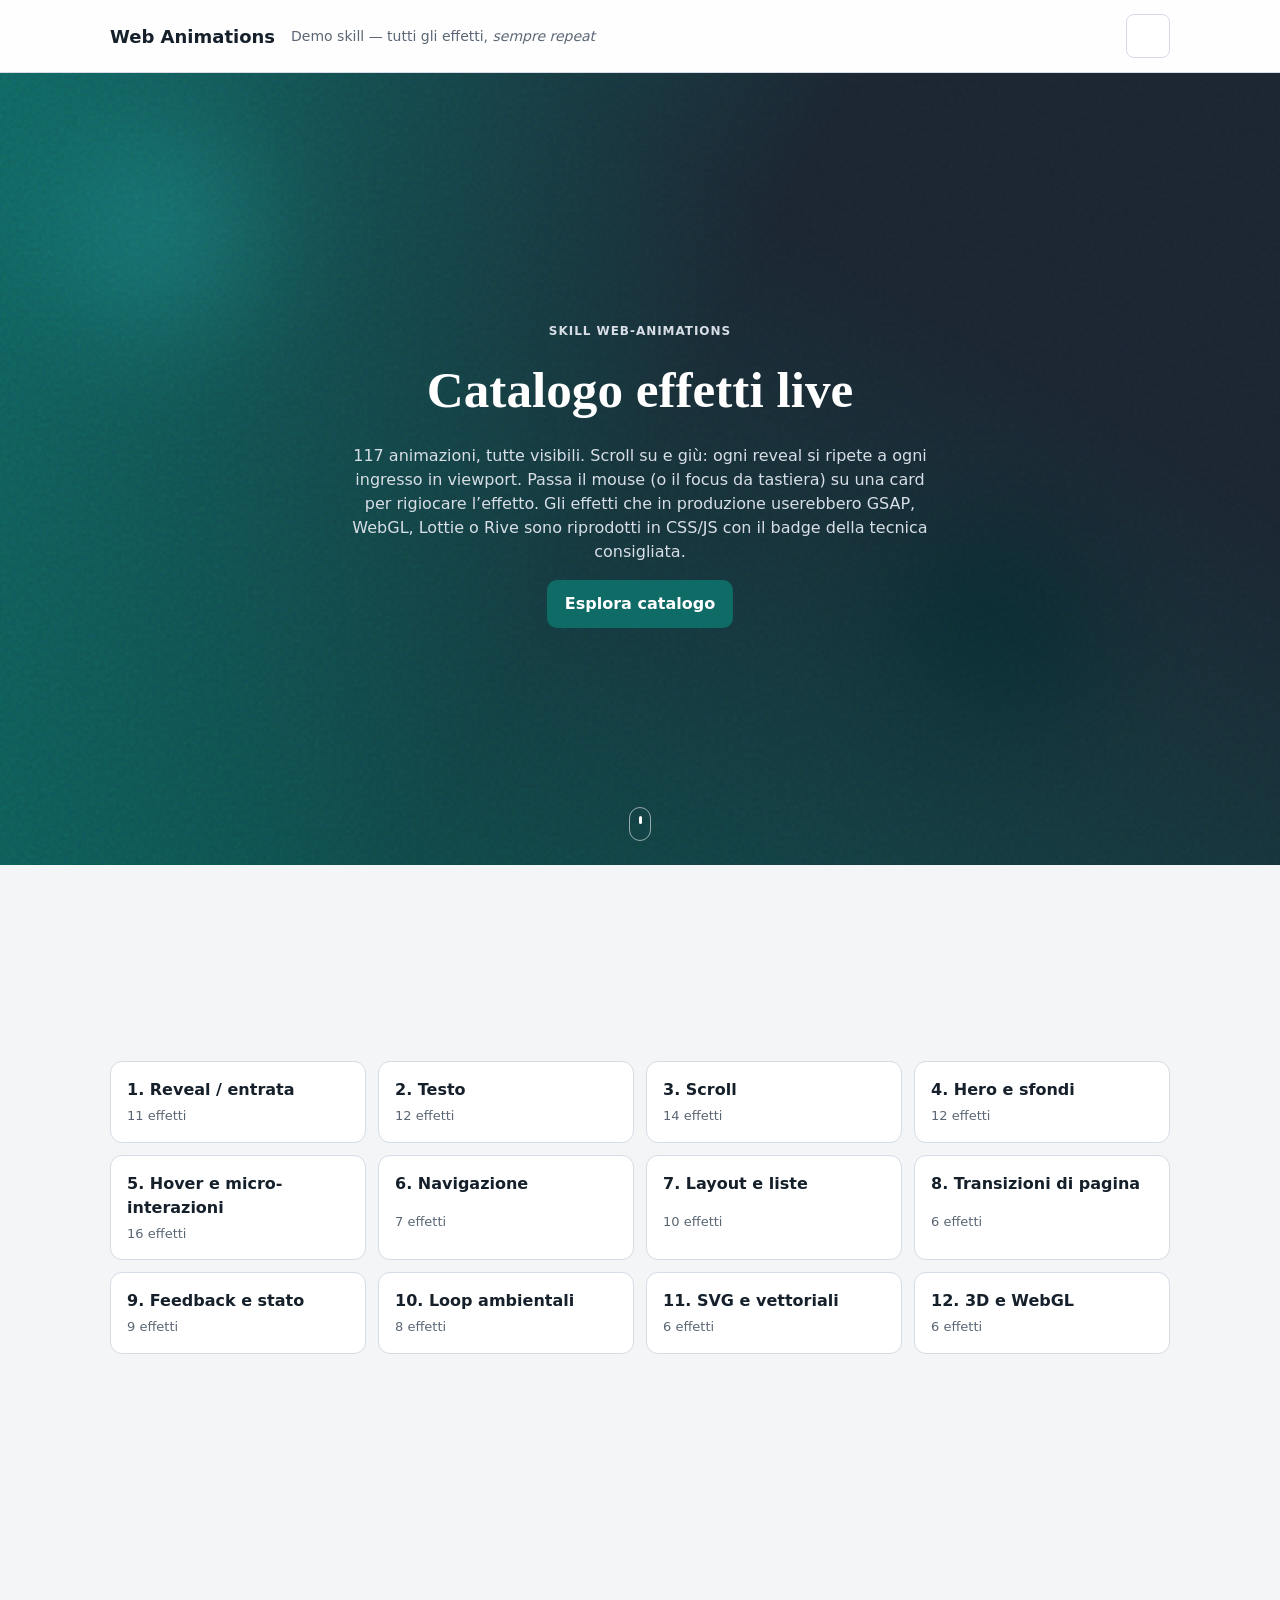
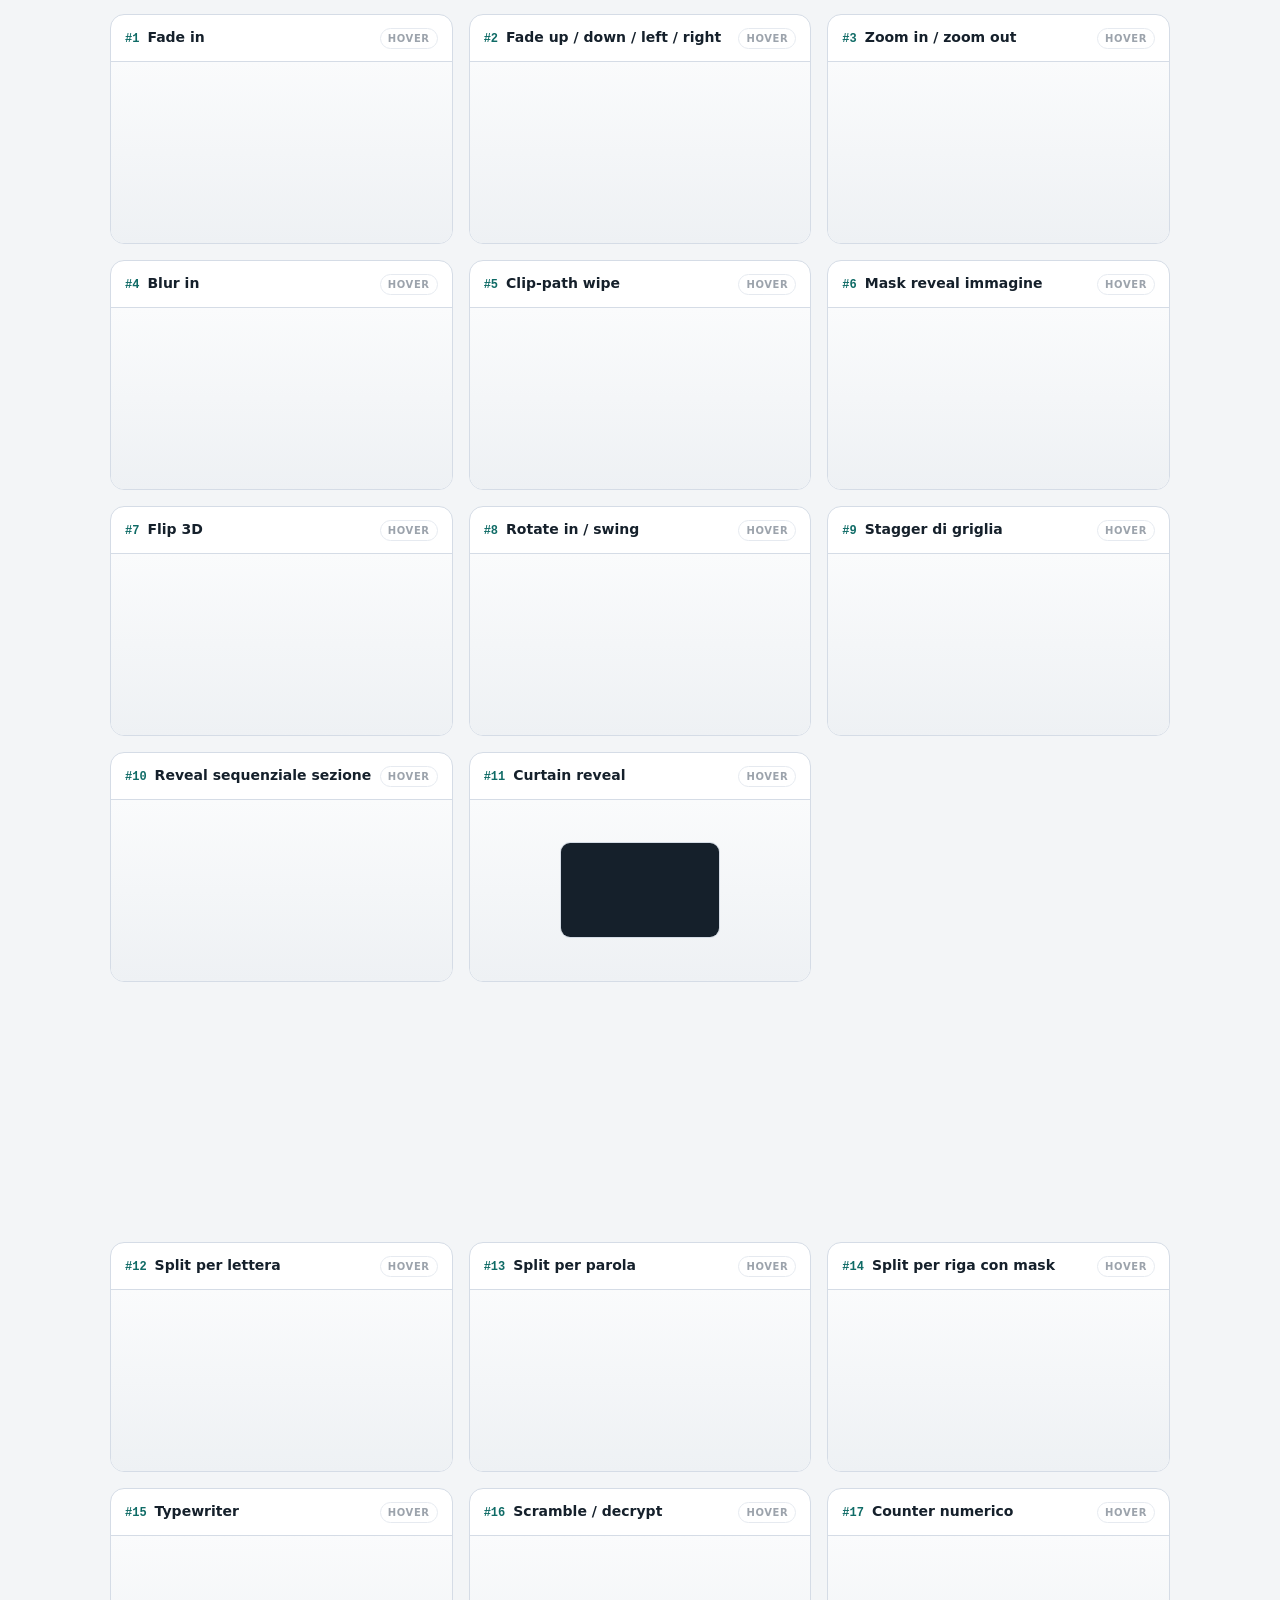
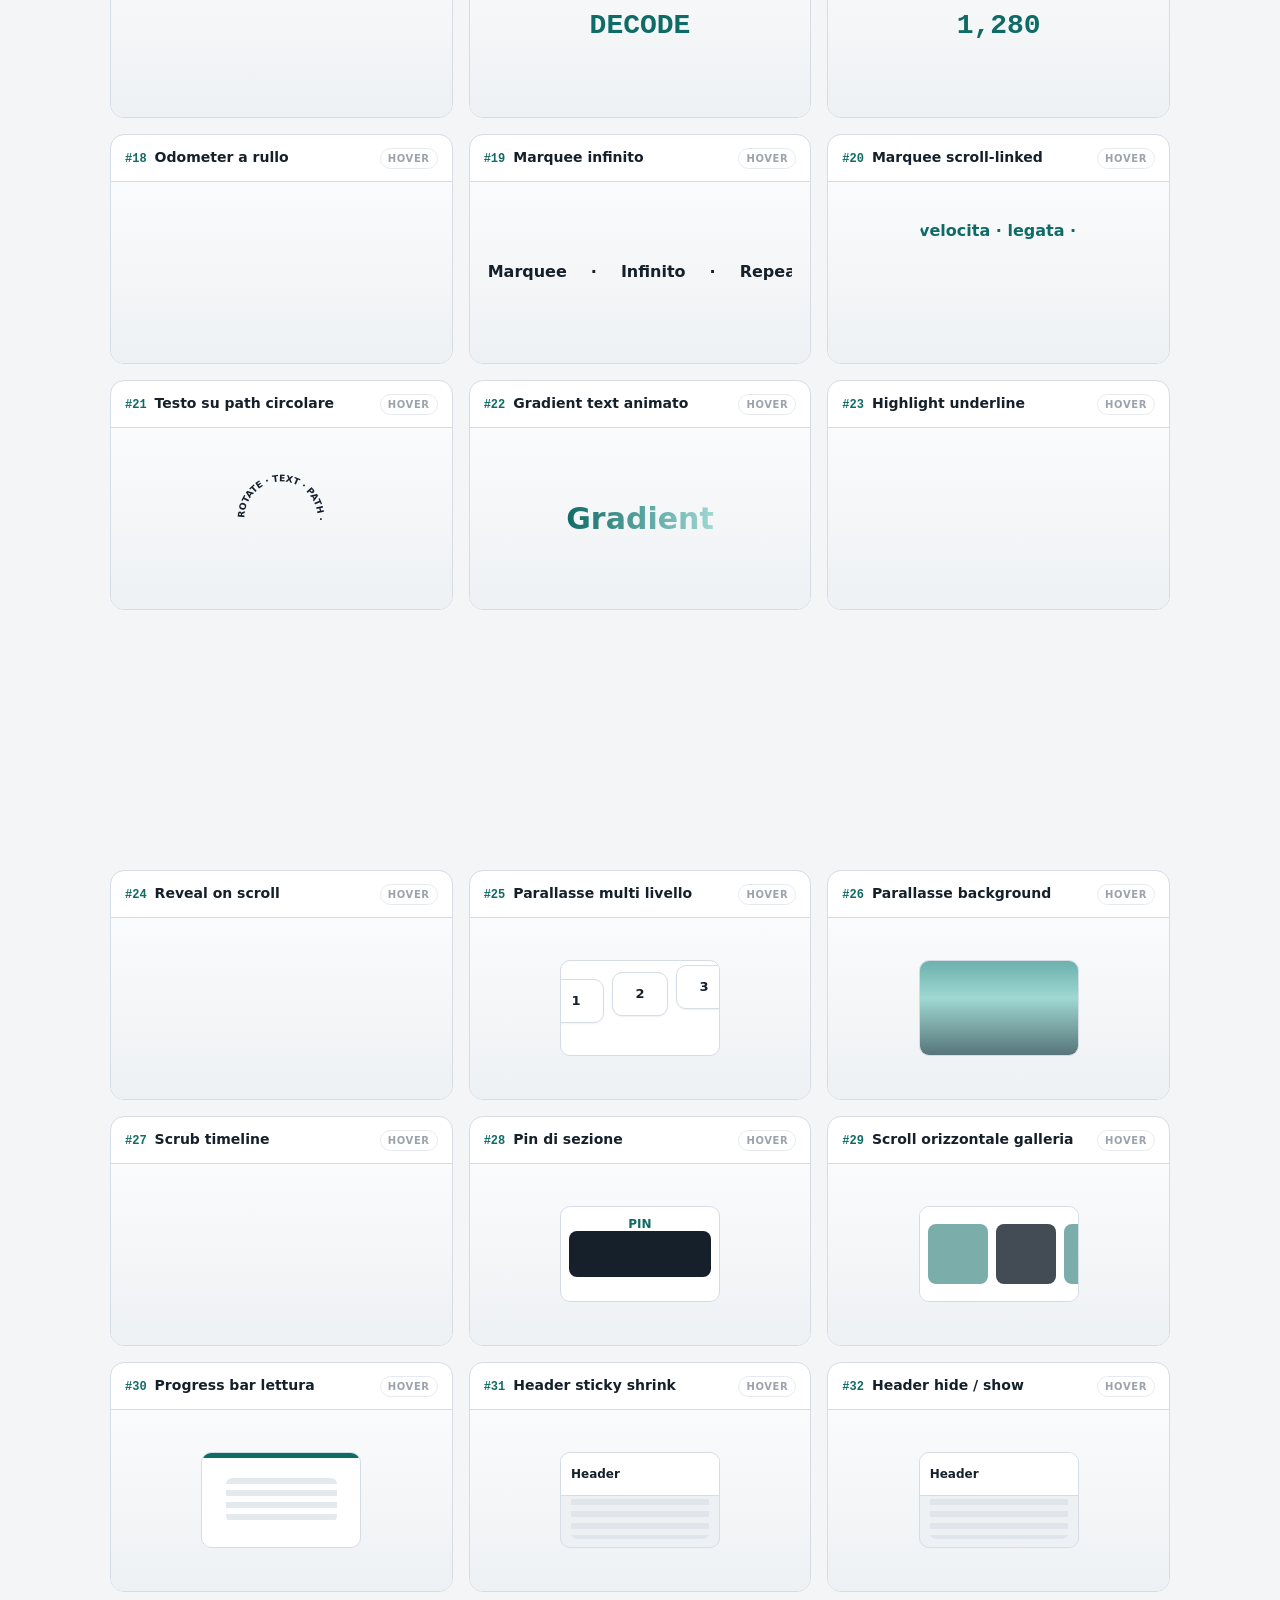
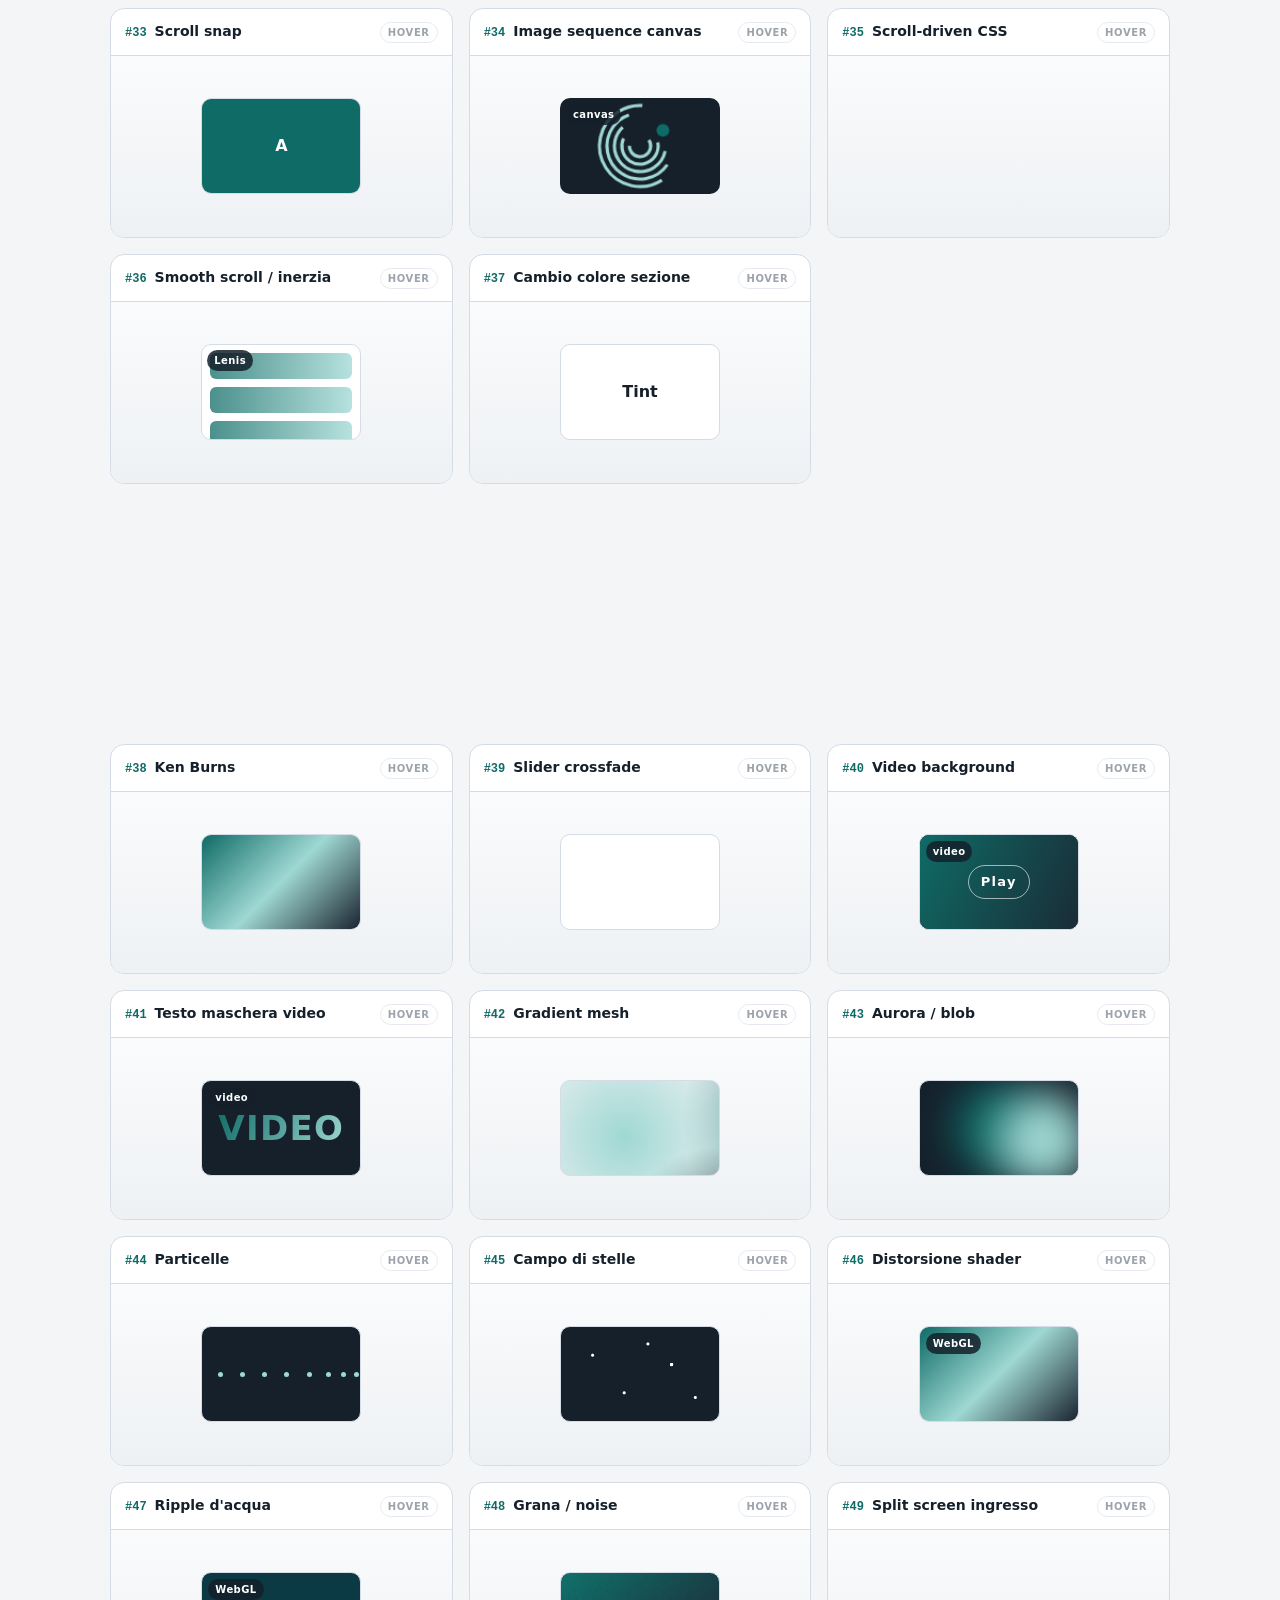
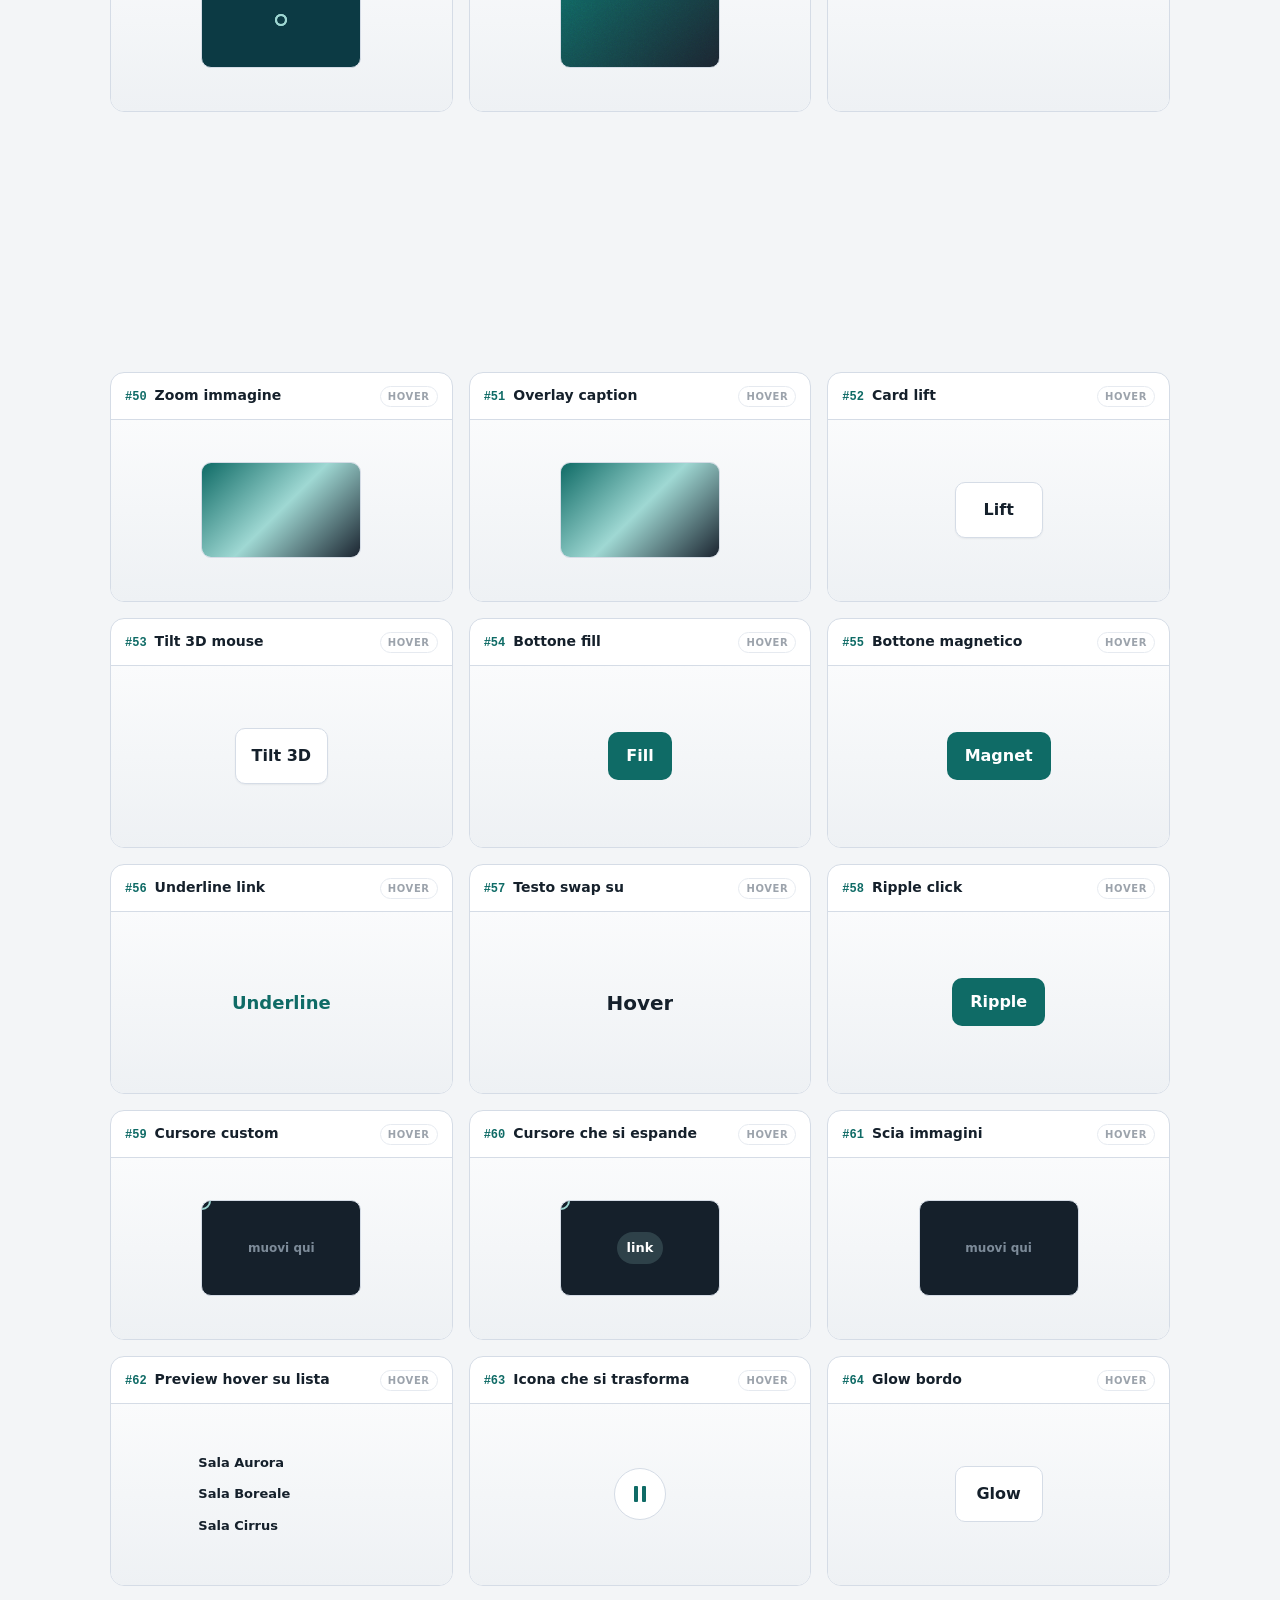
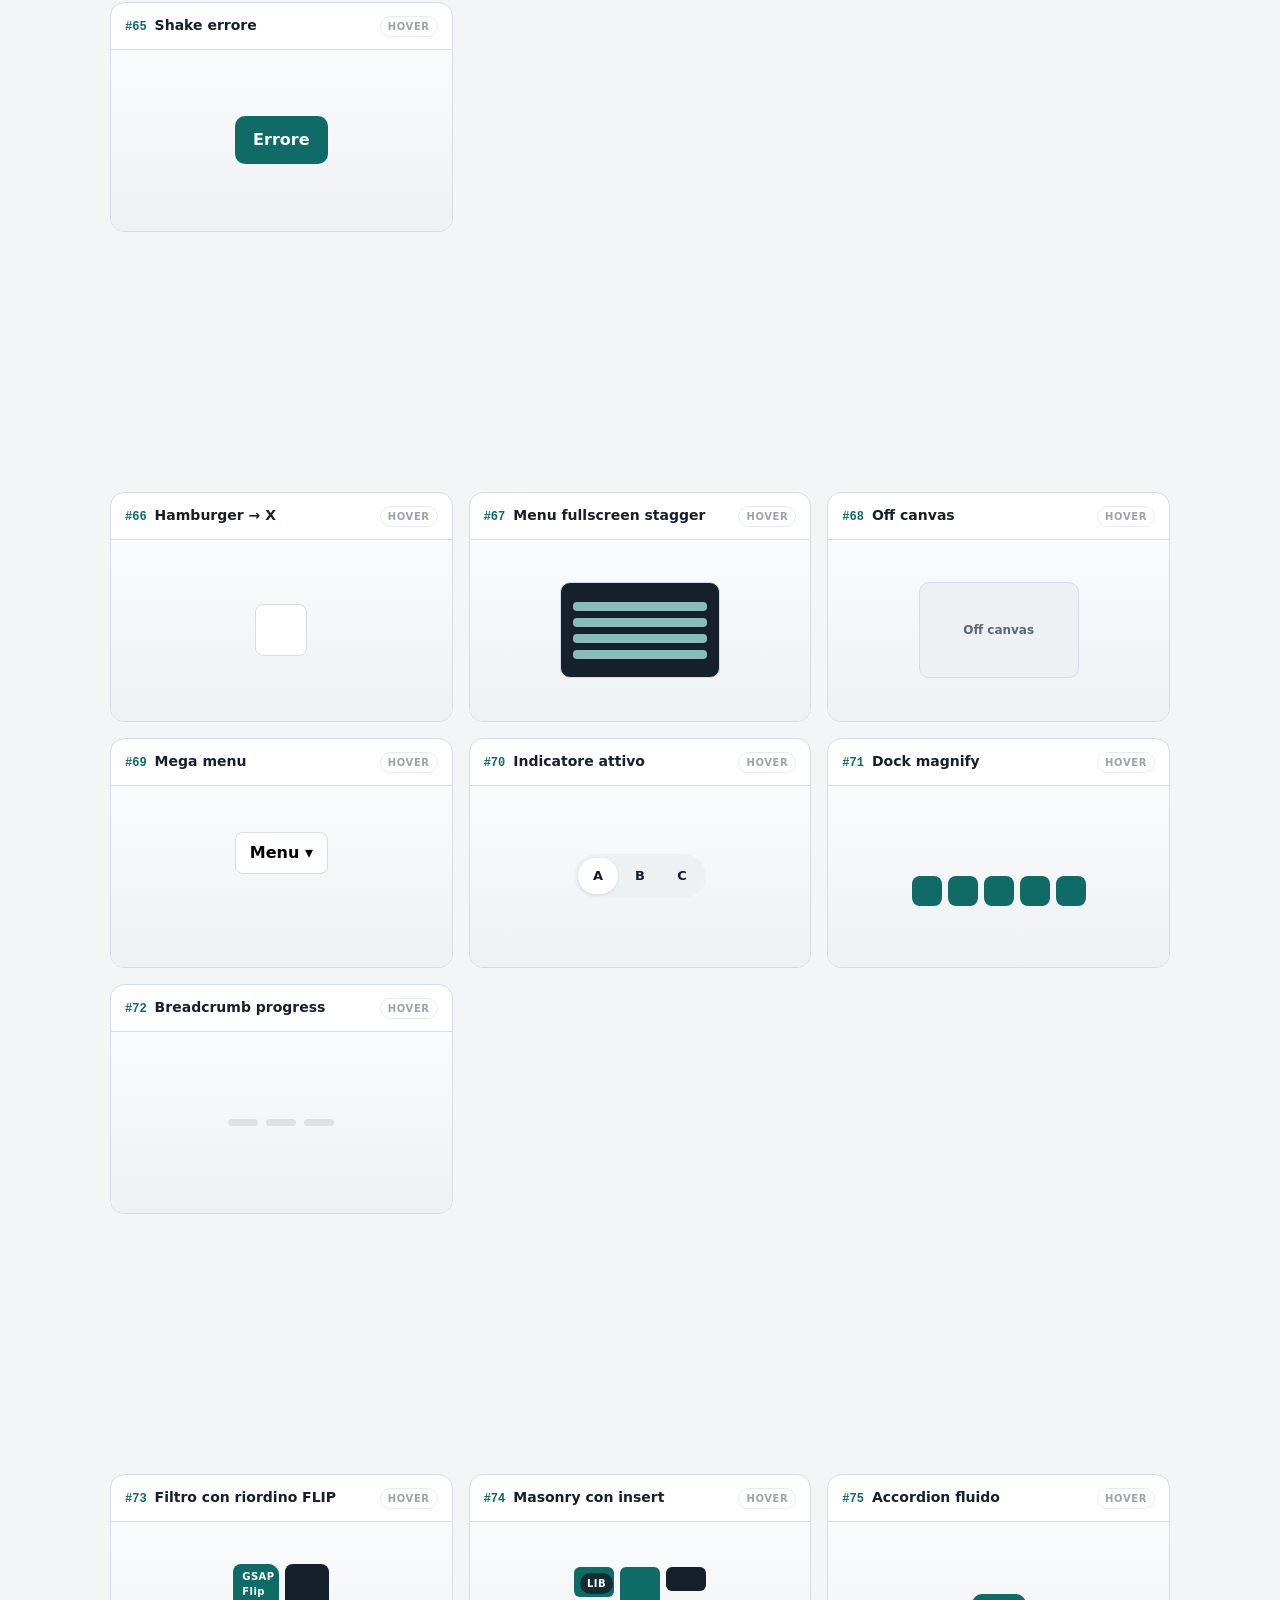
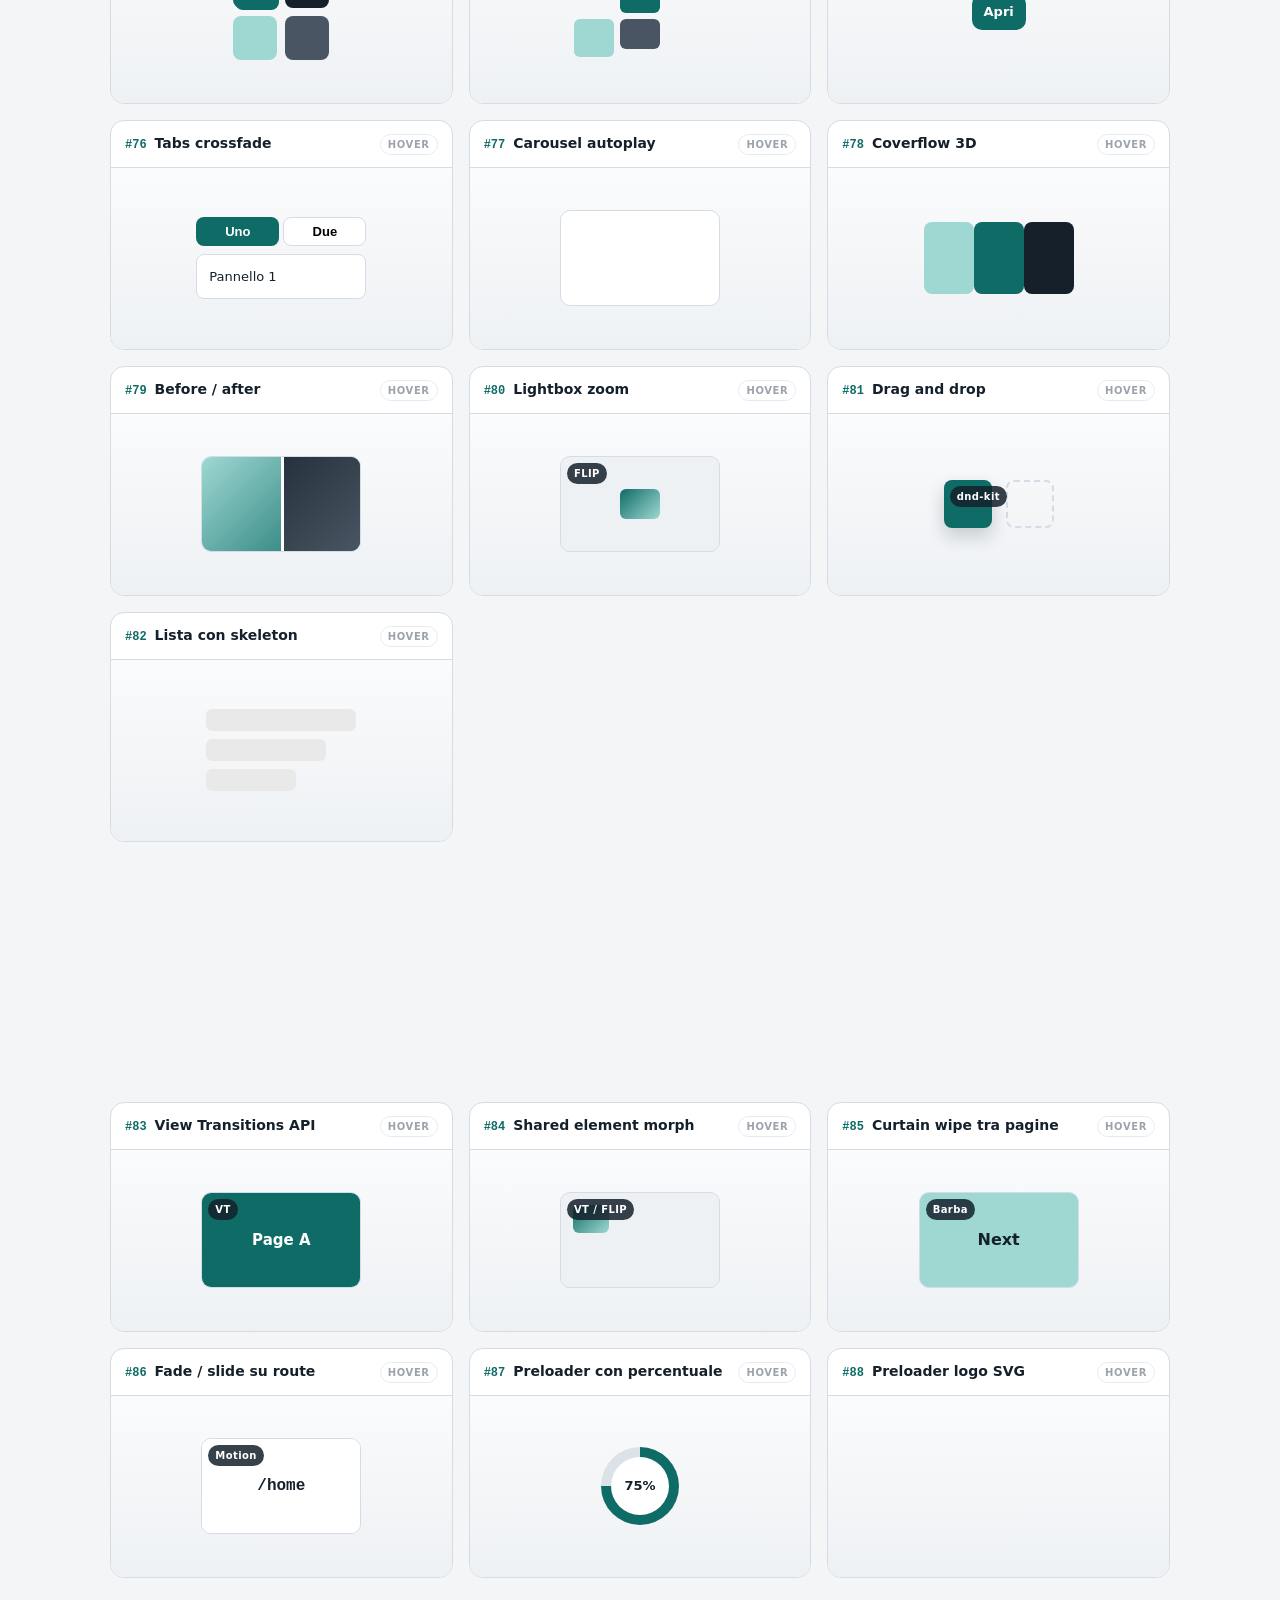
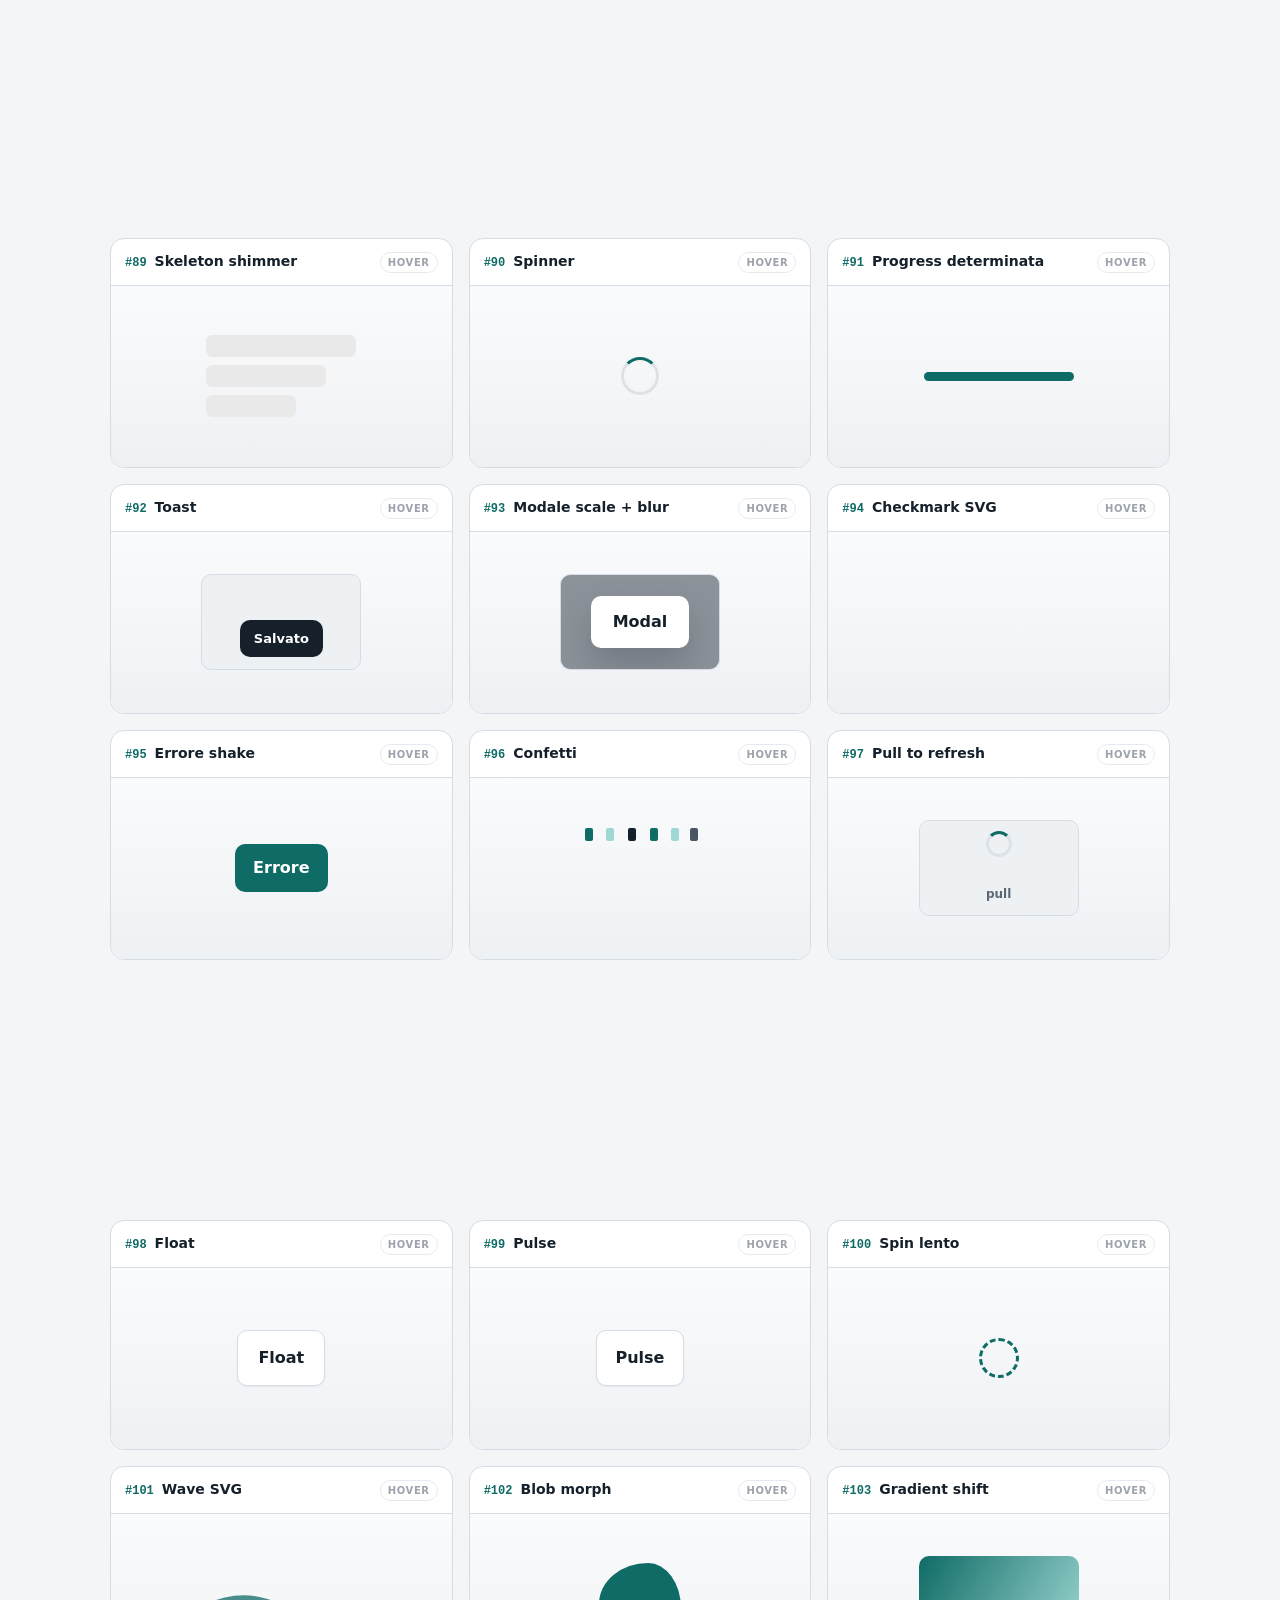
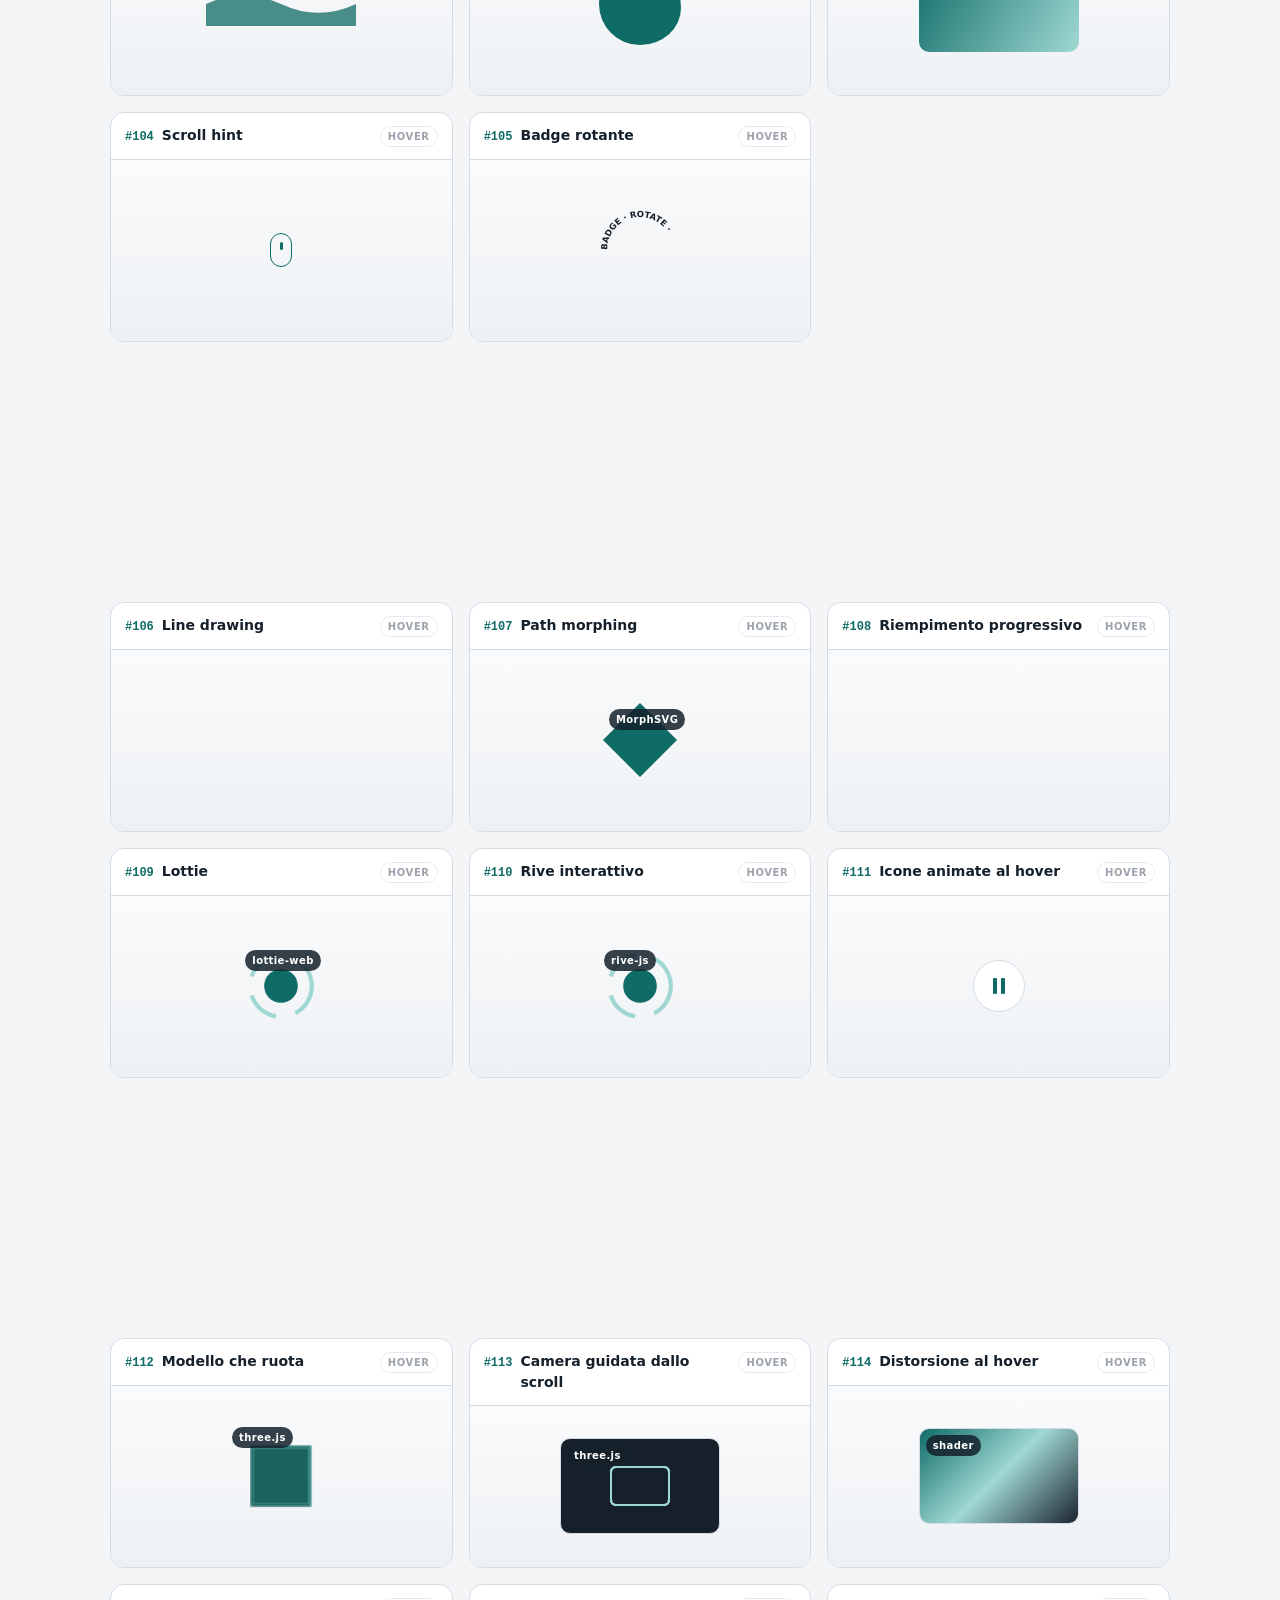
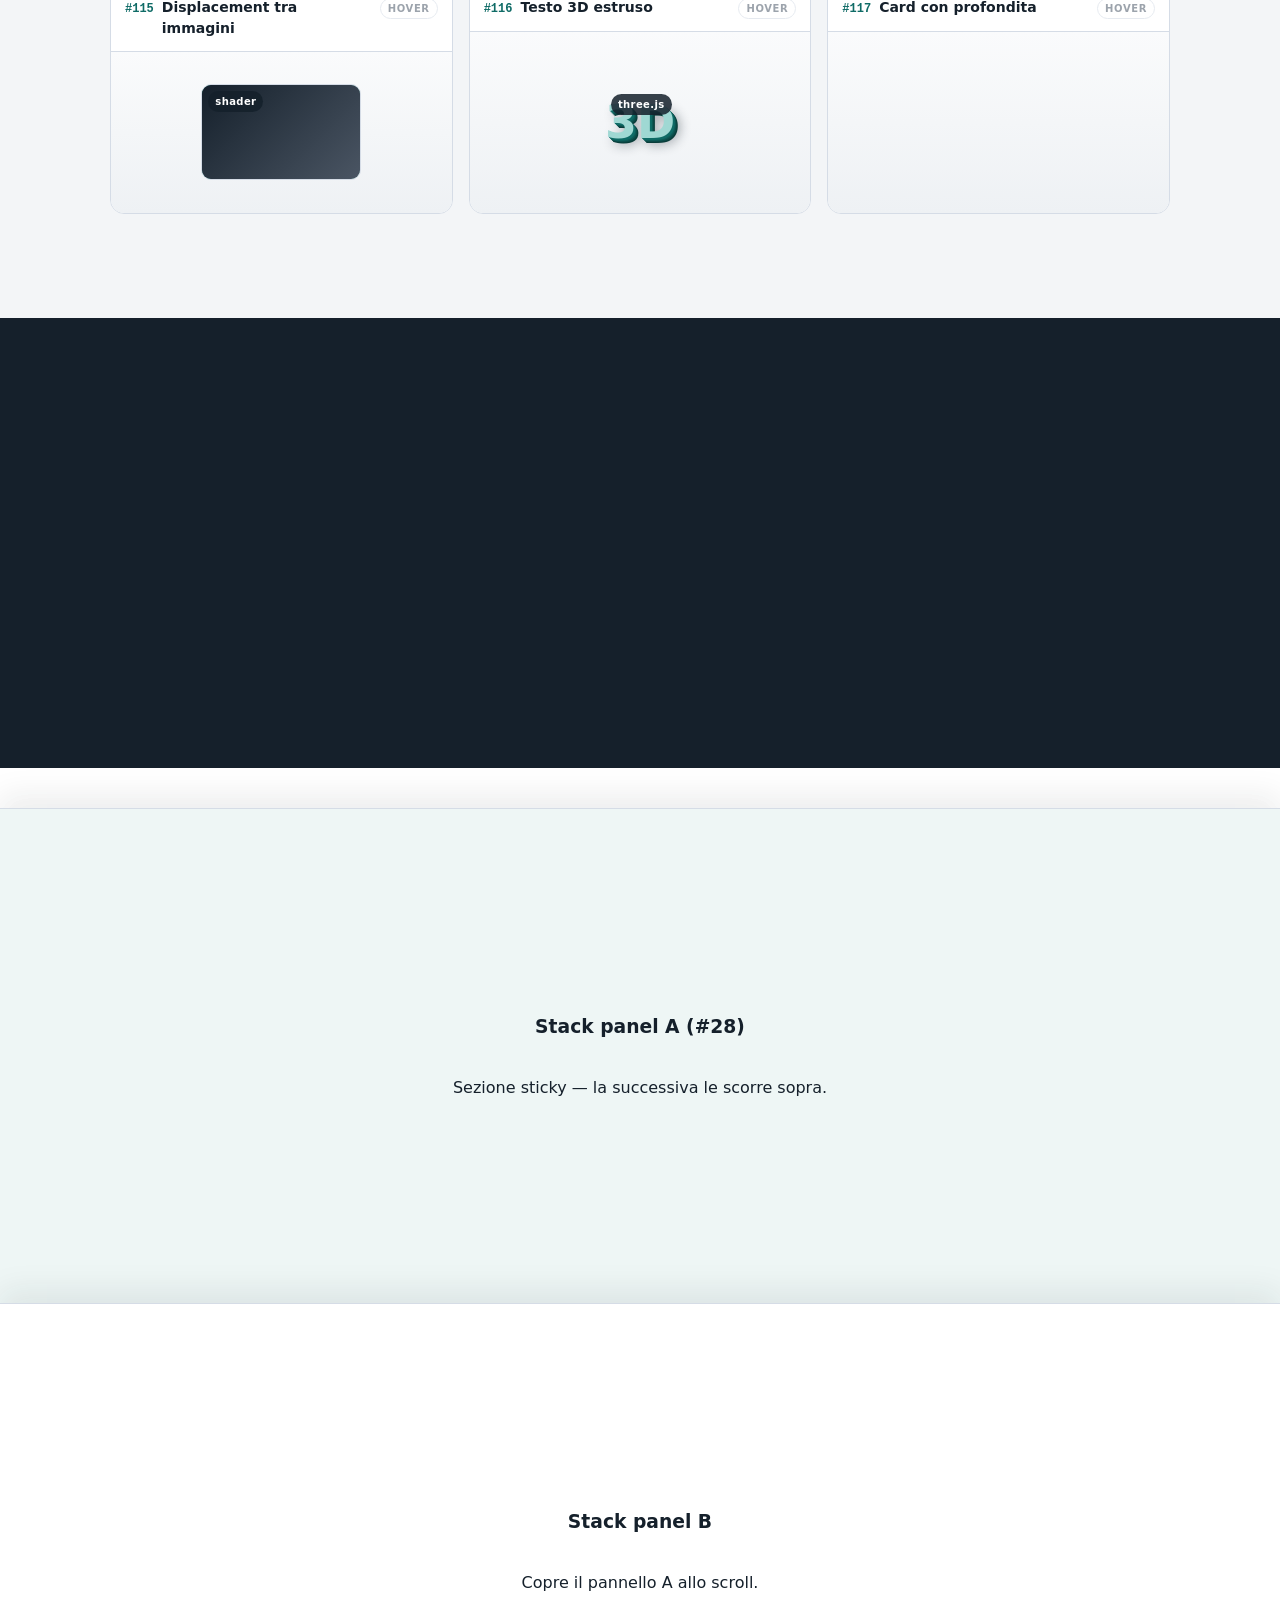
<file: skills/agent-web-animations/demo/index.html>
<!DOCTYPE html>
<html lang="it">
<head>
  <meta charset="utf-8" />
  <meta name="viewport" content="width=device-width, initial-scale=1" />
  <title>Web Animations — Demo completa (repeat)</title>
  <link rel="stylesheet" href="../assets/anim.css" />
  <link rel="stylesheet" href="./demo.css" />
</head>
<body class="demo">
  <a class="demo-skip" href="#catalogo">Vai al catalogo</a>

  <header class="demo-hdr hdr">
    <div class="demo-hdr-inner">
      <strong class="demo-brand">Web Animations</strong>
      <p class="demo-hdr-note">Demo skill — tutti gli effetti, <em>sempre repeat</em></p>
      <button type="button" class="demo-burger" id="demo-burger" aria-expanded="false" aria-controls="demo-menu" aria-label="Apri menu">
        <span></span><span></span><span></span>
      </button>
    </div>
  </header>

  <div class="demo-menu" id="demo-menu" hidden>
    <nav class="demo-menu-nav" id="demo-toc" aria-label="Categorie"></nav>
  </div>

  <main>
    <section class="demo-hero">
      <div class="demo-hero-bg lp-kenburns" aria-hidden="true"></div>
      <div class="demo-hero-grain" aria-hidden="true"></div>
      <div class="demo-hero-aurora" aria-hidden="true">
        <span></span><span></span>
      </div>
      <div class="demo-hero-copy">
        <p class="demo-kicker" data-anim="up" data-anim-group="hero">Skill web-animations</p>
        <h1 data-anim="up" data-anim-group="hero">Catalogo effetti live</h1>
        <p data-anim="up" data-anim-group="hero">
          117 animazioni, tutte visibili. Scroll su e giù: ogni reveal si ripete a ogni
          ingresso in viewport. Passa il mouse (o il focus da tastiera) su una card per
          rigiocare l’effetto. Gli effetti che in produzione userebbero GSAP, WebGL, Lottie
          o Rive sono riprodotti in CSS/JS con il badge della tecnica consigliata.
        </p>
        <a class="demo-btn" href="#catalogo" data-anim="up" data-anim-group="hero">Esplora catalogo</a>
      </div>
      <div class="demo-scroll-hint lp-bounce" aria-hidden="true"><span></span></div>
    </section>

    <div class="demo-progress" aria-hidden="true"></div>

    <section class="demo-section" id="catalogo">
      <header class="demo-section-head" data-anim="up">
        <h2>Indice per categoria</h2>
        <p>Clicca una voce o scrolla le sezioni sotto. Ogni card ripete l’effetto quando rientra in vista e lo rigioca all’hover.</p>
      </header>
      <div class="demo-toc-grid" id="demo-toc-grid"></div>
    </section>

    <div id="demo-sections"></div>

    <section class="demo-curtain" data-curtain>
      <div class="demo-curtain-panel demo-curtain-panel--l" aria-hidden="true"></div>
      <div class="demo-curtain-panel demo-curtain-panel--r" aria-hidden="true"></div>
      <div class="demo-curtain-inner">
        <h2 data-anim="up">Curtain reveal (#11)</h2>
        <p data-anim="up">Le due metà si riaprono ogni volta che questa fascia rientra in viewport.</p>
      </div>
    </section>

    <section class="demo-stack-zone">
      <div class="demo-stack-panel" style="--z:1">
        <h3>Stack panel A (#28)</h3>
        <p>Sezione sticky — la successiva le scorre sopra.</p>
      </div>
      <div class="demo-stack-panel demo-stack-panel--b" style="--z:2">
        <h3>Stack panel B</h3>
        <p>Copre il pannello A allo scroll.</p>
      </div>
      <div class="demo-stack-panel demo-stack-panel--c" style="--z:3">
        <h3>Stack panel C</h3>
        <p>Ultimo livello dello stack.</p>
      </div>
    </section>

    <section class="demo-section">
      <header class="demo-section-head" data-anim="up">
        <h2>Card impilate</h2>
        <p>Ogni card sticky scorre sopra la precedente (pattern #28 + stack).</p>
      </header>
      <div class="demo-card-stack">
        <article class="demo-card-slot" style="--i:0"><div class="demo-stage">Card 1</div></article>
        <article class="demo-card-slot" style="--i:1"><div class="demo-stage">Card 2</div></article>
        <article class="demo-card-slot" style="--i:2"><div class="demo-stage">Card 3</div></article>
      </div>
    </section>
  </main>

  <footer class="demo-footer" data-anim="up">
    <p>Skill <code>web-animations</code> · demo/index.html · effetti in <strong>repeat</strong></p>
  </footer>

  <script src="./demo.js"></script>
  <script src="../assets/anim.js"></script>
</body>
</html>
</file>
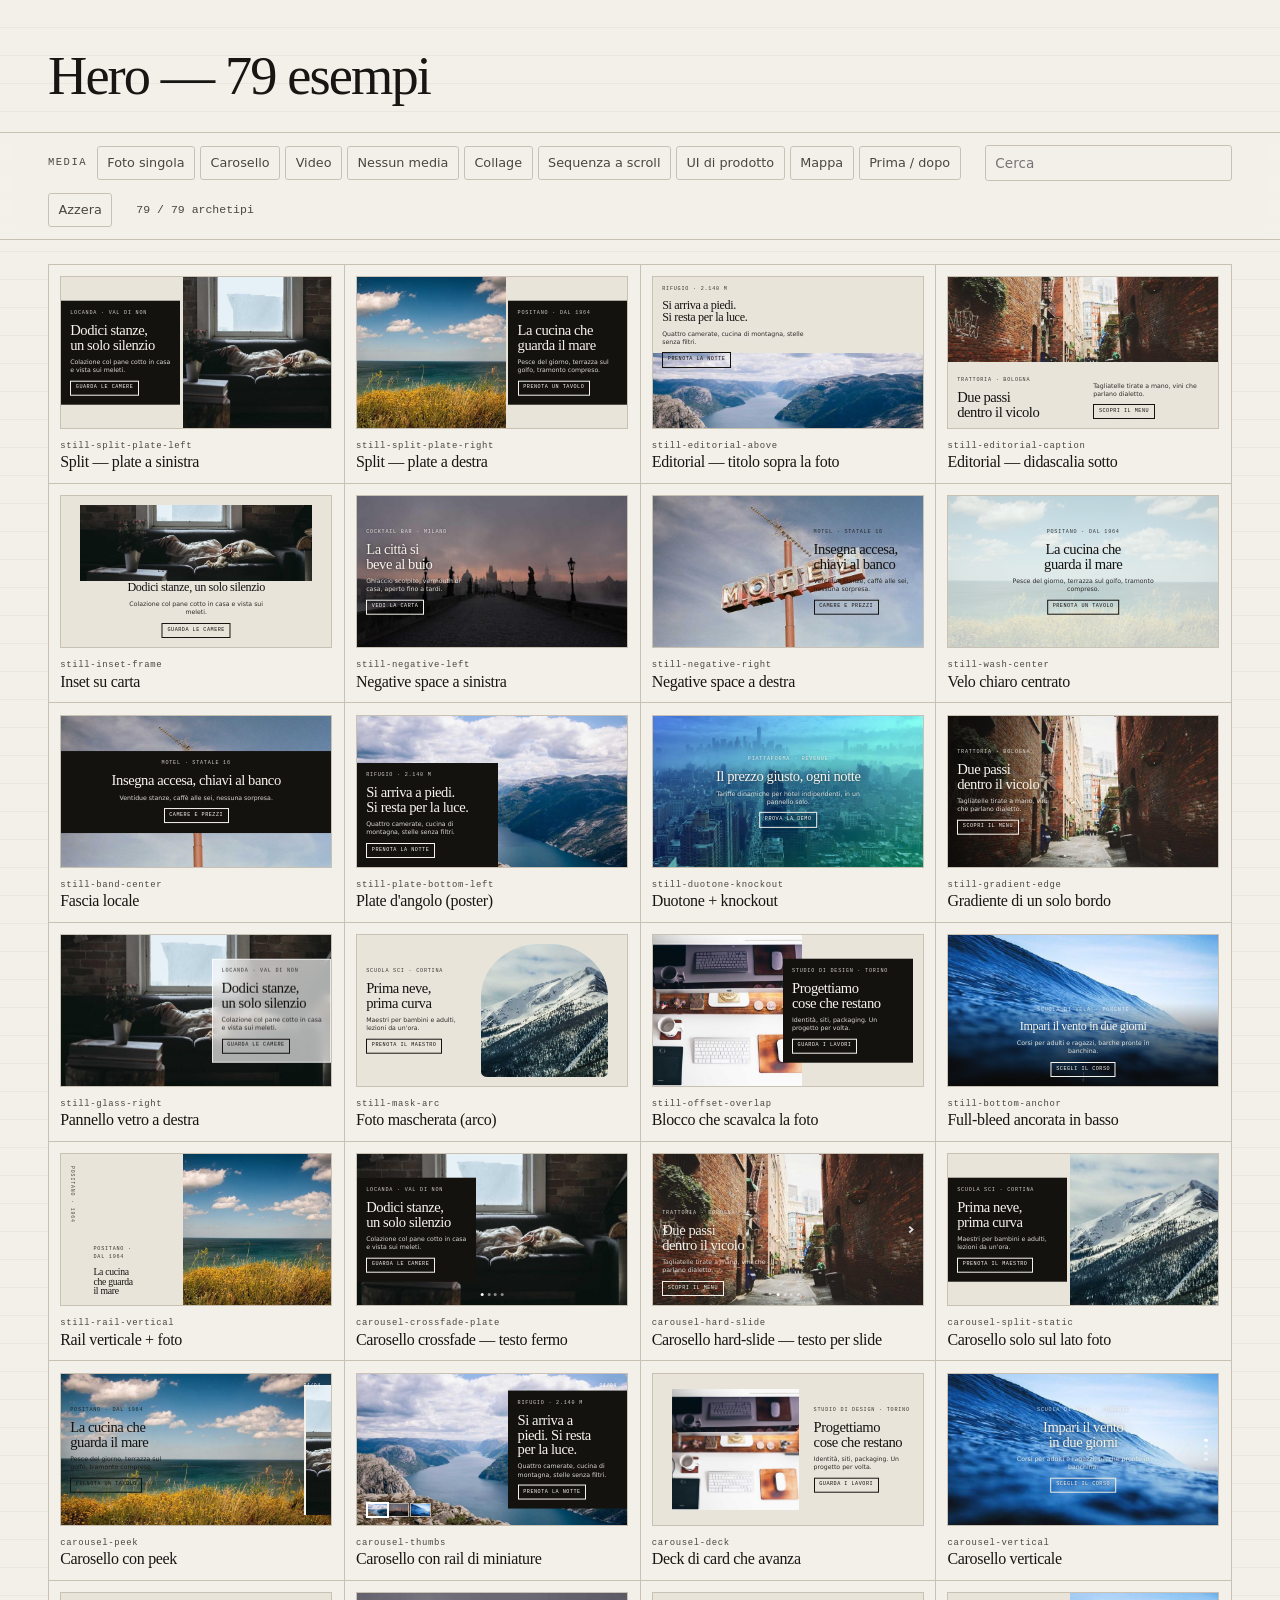
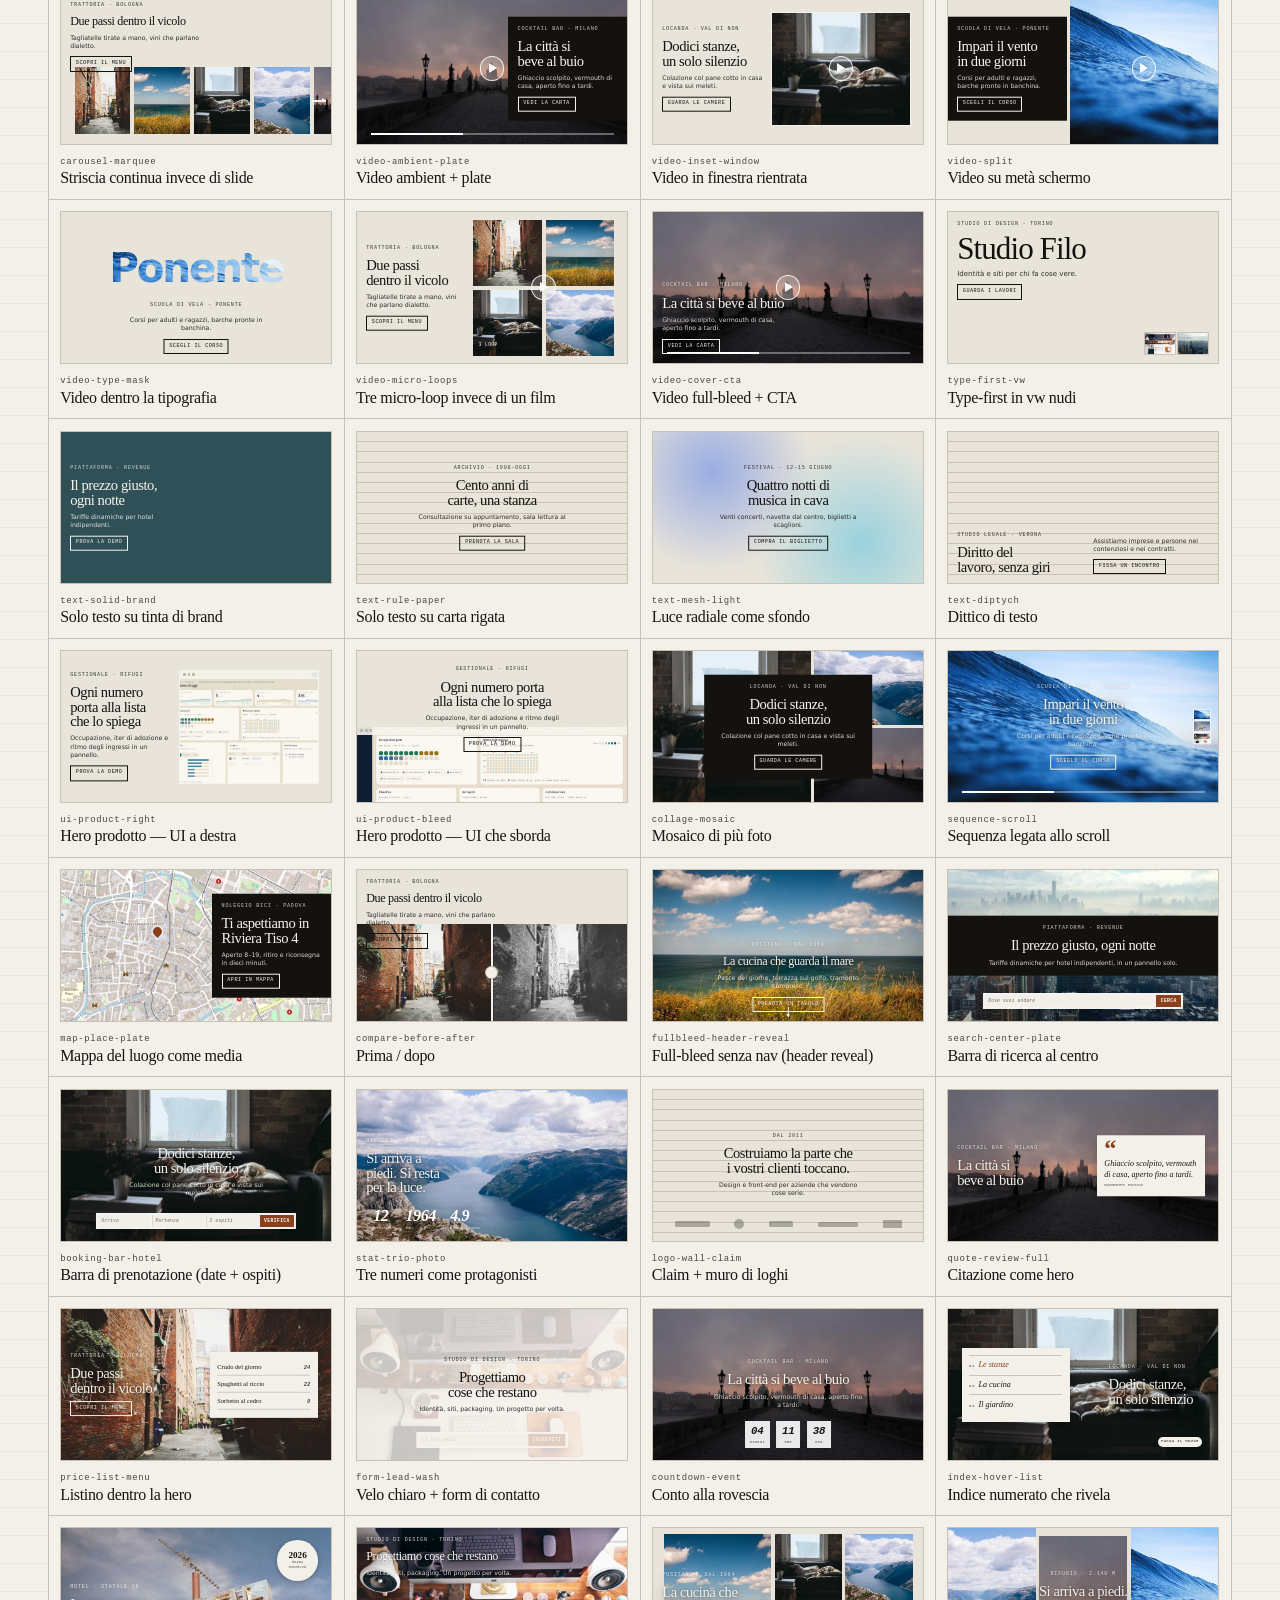
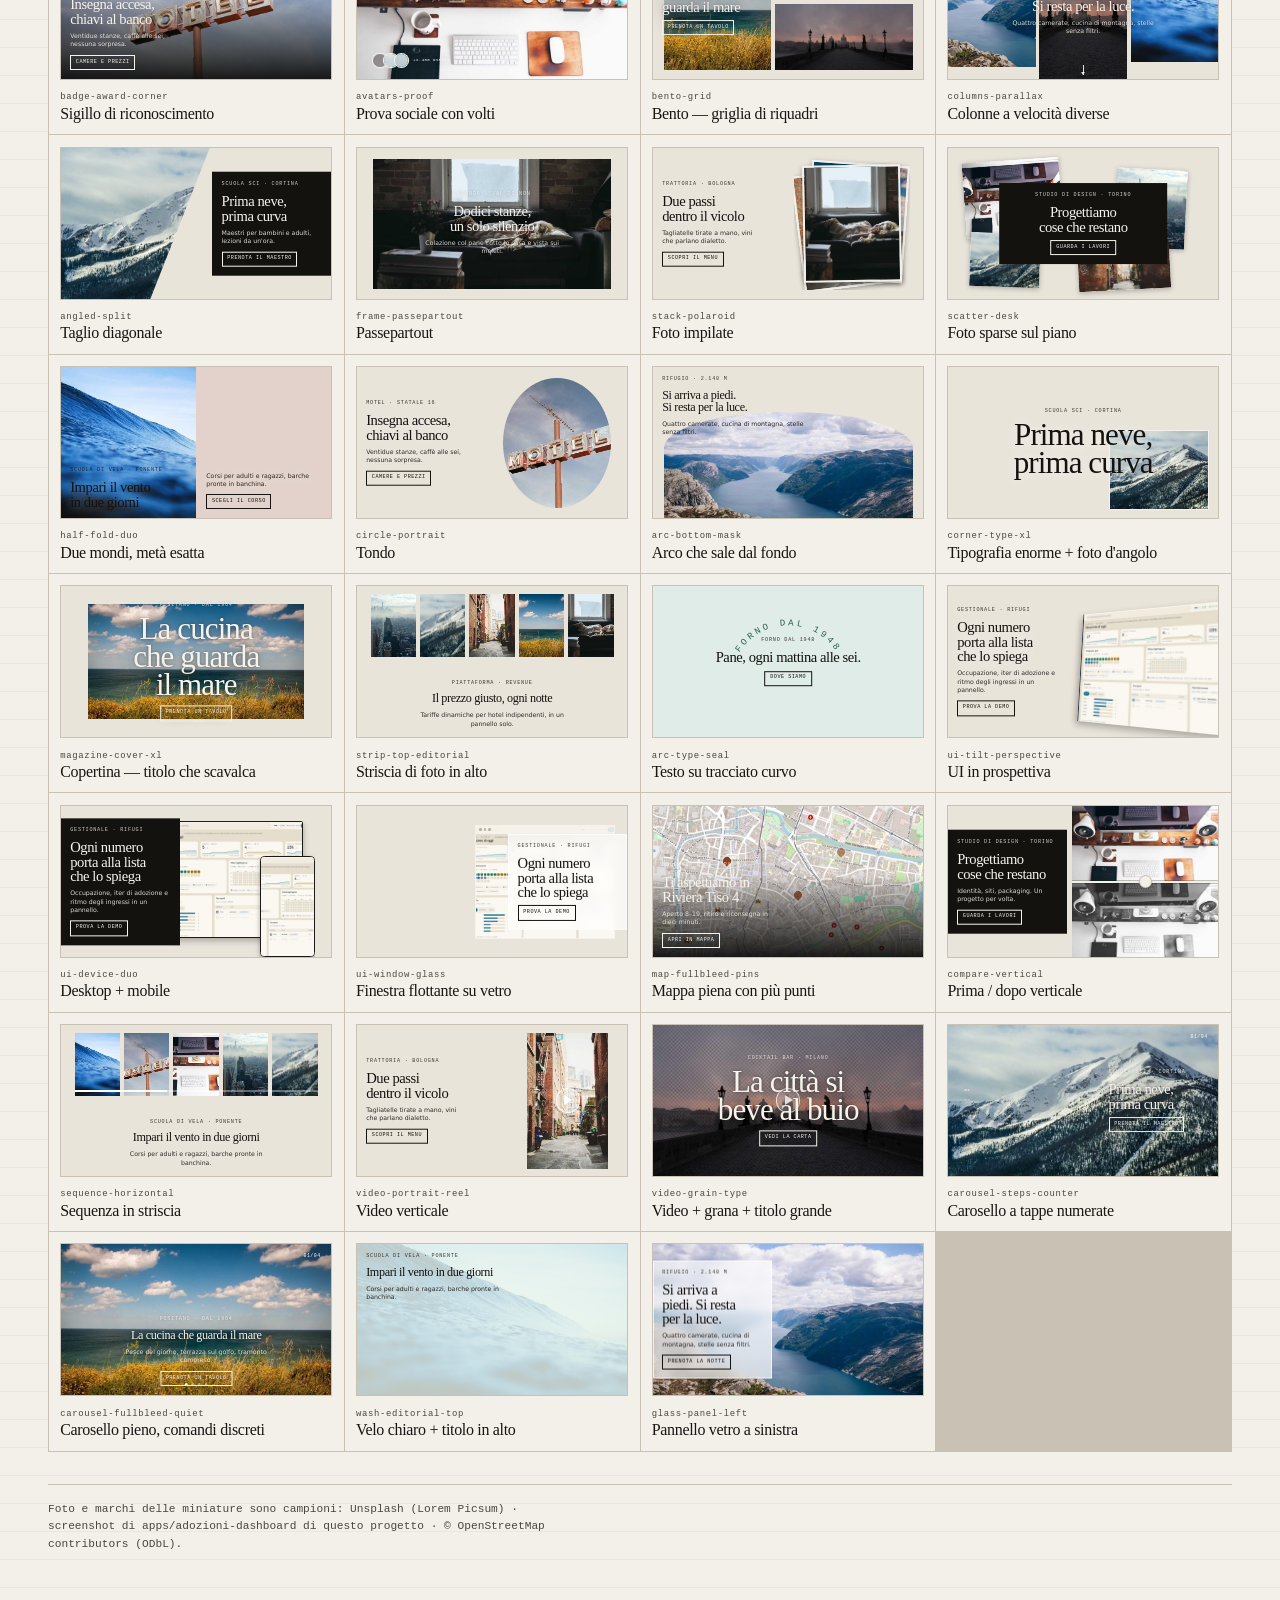
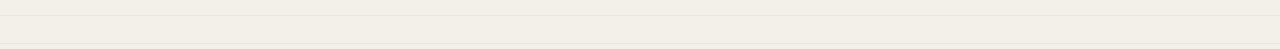
<file: skills/agent-frontend-taste/assets/hero-gallery.html>
<!DOCTYPE html>
<html lang="it" data-generated-by="hero_gallery.py">
<head>
<meta charset="utf-8">
<meta name="viewport" content="width=device-width, initial-scale=1">
<title>Hero archetypes — scelta a vista</title>
<style>
:root {
  --paper: #f3f0ea;
  --paper-2: #e9e4da;
  --ink: #171613;
  --ink-2: #4a463f;
  --rule: #c9c2b4;
  --accent: #8a3f1d;
  --plate: #14120f;
  --r-box: 3px;
  --mono: ui-monospace, "SF Mono", SFMono-Regular, Menlo, Consolas, monospace;
  --serif: "Iowan Old Style", "Palatino Linotype", Palatino, Georgia, serif;
  --sans: system-ui, -apple-system, "Segoe UI", Roboto, sans-serif;
}
* { box-sizing: border-box; }
html { -webkit-text-size-adjust: 100%; }
body {
  margin: 0; background: var(--paper); color: var(--ink);
  font-family: var(--sans); line-height: 1.5;
  background-image: repeating-linear-gradient(180deg, transparent 0 27px, rgba(23,22,19,.045) 27px 28px);
}
code { font-family: var(--mono); font-size: .82em; }

/* ------------------------------------------------------------- masthead */
header.masthead { padding: clamp(1.5rem, 4vw, 3.5rem) clamp(1rem, 4vw, 3rem) 1.25rem; border-bottom: 1px solid var(--rule); }
.kicker { font-family: var(--mono); font-size: .7rem; letter-spacing: .16em; text-transform: uppercase; color: var(--ink-2); margin: 0 0 .75rem; }
h1 { font-family: var(--serif); font-weight: 500; font-size: clamp(2rem, 5.5vw, 3.4rem); line-height: .95; letter-spacing: -.035em; margin: 0 0 .6rem; max-width: 22ch; text-wrap: balance; }
.lede { margin: 0; max-width: 64ch; color: var(--ink-2); text-wrap: pretty; }
.lede + .lede { margin-top: .5rem; }

/* --------------------------------------------------------------- toolbar */
.toolbar { position: sticky; top: 0; z-index: 5; background: color-mix(in srgb, var(--paper) 92%, transparent); backdrop-filter: blur(6px); border-bottom: 1px solid var(--rule); padding: .75rem clamp(1rem, 4vw, 3rem); display: flex; flex-wrap: wrap; gap: .75rem 1.5rem; align-items: center; }
.chips { display: flex; flex-wrap: wrap; gap: .3rem; align-items: center; }
.chips__label { font-family: var(--mono); font-size: .66rem; letter-spacing: .14em; text-transform: uppercase; color: var(--ink-2); margin-right: .3rem; }
.chip, .btn { font: inherit; font-size: .8rem; padding: .3rem .6rem; border: 1px solid var(--rule); border-radius: var(--r-box); background: transparent; color: var(--ink-2); cursor: pointer; min-height: 34px; }
.chip[aria-pressed="true"] { background: var(--ink); border-color: var(--ink); color: var(--paper); }
.chip:focus-visible, .btn:focus-visible, .card:focus-visible, input:focus-visible { outline: 2px solid var(--accent); outline-offset: 2px; }
.search { flex: 1 1 12rem; min-width: 9rem; }
.search input { width: 100%; font: inherit; font-size: .85rem; padding: .4rem .6rem; border: 1px solid var(--rule); border-radius: var(--r-box); background: var(--paper); color: var(--ink); min-height: 34px; }
.count { font-family: var(--mono); font-size: .72rem; color: var(--ink-2); white-space: nowrap; }

/* ----------------------------------------------------------------- grid */
main { padding: 1.5rem clamp(1rem, 4vw, 3rem) 6rem; }
.grid { display: grid; gap: 1px; grid-template-columns: repeat(4, minmax(0, 1fr)); background: var(--rule); border: 1px solid var(--rule); }
.card { background: var(--paper); padding: .7rem; display: flex; flex-direction: column; gap: .5rem; cursor: pointer; }
.card[aria-pressed="true"] { background: var(--paper-2); box-shadow: inset 3px 0 0 var(--accent); }
.card .eyebrow { margin: 0; font-family: var(--mono); font-size: .68rem; letter-spacing: .06em; color: var(--ink-2); }
.card h3 { font-family: var(--serif); font-weight: 500; font-size: 1rem; line-height: 1.15; letter-spacing: -.02em; margin: 0; }
.card .desc { margin: 0; font-size: .88rem; color: var(--ink-2); max-width: 52ch; text-wrap: pretty; }
.tokens { list-style: none; display: flex; flex-wrap: wrap; gap: .25rem; margin: 0; padding: 0; }
.tokens li { font-family: var(--mono); font-size: .64rem; letter-spacing: .04em; text-transform: uppercase; padding: .15rem .38rem; border: 1px dashed var(--rule); color: var(--ink-2); }
.notes { margin: 0; display: grid; grid-template-columns: max-content 1fr; gap: .15rem .6rem; font-size: .8rem; }
.notes dt { font-family: var(--mono); font-size: .62rem; letter-spacing: .12em; text-transform: uppercase; color: var(--accent); padding-top: .12rem; }
.notes dd { margin: 0; color: var(--ink-2); }
.card[hidden] { display: none; }

/* ---------------------------------------------------------- thumbnails */
.thumb { position: relative; display: block; aspect-ratio: 16 / 9; overflow: hidden; background: var(--paper-2); border: 1px solid var(--rule); container-type: inline-size; }
.ph, .plane { position: absolute; overflow: hidden; }
.ph img, .ui-peek img, .ui-thumbs img, .ui-frames img, .ui-inserts img { position: absolute; inset: 0; width: 100%; height: 100%; object-fit: cover; }
.ph--full { inset: 0; }
.ph--half-left { inset: 0 45% 0 0; }
.ph--half-right { inset: 0 0 0 45%; }
.ph--inset { inset: 12% 10%; }
.ph--inset-top { inset: 6% 7% 44% 7%; }
.ph--inset-left { inset: 10% 46% 10% 7%; }
.ph--top { inset: 0 0 44% 0; }
.ph--bottom { inset: 50% 0 0 0; }
.ph--window-right { inset: 13% 5% 13% 44%; box-shadow: 0 0 0 1px rgb(255 255 255 / .5); }
.ph--mask-arc { inset: 6% 7% 6% 46%; border-radius: 46% 46% 5% 5% / 40% 40% 4% 4%; }
.ph--half-fold { inset: 0; background: hsl(var(--h) 28% 84%); }
.ph--half-fold img { right: 50%; width: 50%; }
.ph--circle { inset: 7% 6% 7% 54%; border-radius: 50%; }
.ph--corner { inset: 42% 4% 6% 60%; box-shadow: 0 0 0 1px rgb(255 255 255 / .5); }
.ph--frame { inset: 7% 6%; box-shadow: inset 0 0 0 1.6cqw var(--paper), inset 0 0 0 1.9cqw rgb(23 22 19 / .22); }
.ph--angled { inset: 0; clip-path: polygon(0 0, 55% 0, 33% 100%, 0 100%); }
.ph--portrait { inset: 5% 7% 5% 63%; }
.ph--cutout { inset: 0; background:
  radial-gradient(ellipse 62% 52% at 72% 54%, hsl(var(--h) 38% 82%), hsl(var(--h) 26% 90%) 70%); }
.ph--cutout img { inset: 9% 9% 9% 50%; clip-path: ellipse(44% 47% at 50% 50%); }
.ph--tilt { inset: 13% -8% 7% 44%; transform: perspective(70cqw) rotateY(-17deg) rotateX(5deg);
  box-shadow: -1cqw 1.4cqw 3cqw rgb(0 0 0 / .3); }
.ph--arc-bottom { inset: 30% 4% 0 4%; border-radius: 50% 50% 0 0 / 34% 34% 0 0; }
.plane--mosaic { inset: 0; display: grid; grid-template-columns: 1.45fr 1fr; grid-template-rows: 1fr 1fr; gap: 3px; }
.plane--mosaic .ph--cell1 { grid-row: span 2; }
.plane--mosaic-right { inset: 5% 5% 5% 43%; display: grid; grid-template-columns: 1fr 1fr; grid-template-rows: 1fr 1fr; gap: 4px; }
.plane--bento { inset: 4%; display: grid; grid-template-columns: 1.6fr 1fr 1fr; grid-template-rows: 1fr 1fr; gap: 1.2cqw; }
.plane--bento .ph--cell1 { grid-row: span 2; }
.plane--bento .ph--cell4 { grid-column: span 2; }
.plane--columns { inset: 0; display: grid; grid-template-columns: repeat(3, 1fr); gap: 1.4cqw; }
.plane--columns .ph--cell1 { margin-bottom: 14%; }
.plane--columns .ph--cell2 { margin-top: 9%; }
.plane--columns .ph--cell3 { margin-bottom: 20%; }
.plane--stack { inset: 6% 5% 6% 52%; }
.plane--stack .ph--cell { position: absolute; inset: 6% 8%; box-shadow: 0 .6cqw 2cqw rgb(0 0 0 / .3); border: .9cqw solid var(--paper); }
.plane--stack .ph--cell1 { transform: rotate(-7deg) translate(-6%, 4%); }
.plane--stack .ph--cell2 { transform: rotate(4deg) translate(5%, -2%); }
.plane--stack .ph--cell3 { transform: rotate(-1deg); }
.plane--scatter { inset: 0; }
.plane--scatter .ph--cell { position: absolute; box-shadow: 0 .5cqw 1.8cqw rgb(0 0 0 / .26); }
.plane--scatter .ph--cell1 { inset: 8% 58% 42% 6%; transform: rotate(-4deg); }
.plane--scatter .ph--cell2 { inset: 14% 12% 34% 62%; transform: rotate(3deg); }
.plane--scatter .ph--cell3 { inset: 56% 66% 8% 8%; transform: rotate(2deg); }
.plane--scatter .ph--cell4 { inset: 62% 18% 6% 48%; transform: rotate(-3deg); }
.plane--device-duo { inset: 10% 6% 0 40%; }
.plane--device-duo .ph--cell { position: absolute; }
.plane--device-duo .ph--cell1 { inset: 0 8% 14% 0; box-shadow: 0 1cqw 2.4cqw rgb(0 0 0 / .28); border: .7cqw solid #1b1a17; border-radius: .6cqw; }
.plane--device-duo .ph--cell2 { inset: 26% 0 0 62%; box-shadow: 0 1cqw 2cqw rgb(0 0 0 / .32); border: .7cqw solid #1b1a17; border-radius: 1.6cqw; }
.plane--strip-bottom { inset: auto 0 7% 0; height: 44%; display: flex; gap: 4px; padding: 0 5%; }
.plane--strip-bottom .ph--cell { flex: 1 0 23%; }
.plane--strip-top { inset: 5% 0 auto 0; height: 42%; display: flex; gap: 4px; padding: 0 5%; }
.plane--strip-top .ph--cell { flex: 1 0 18%; }
.plane--compare { inset: 36% 0 0 0; }
.plane--compare-v { inset: 0 0 0 46%; }
.plane--compare-v .ph--compare-a { inset: 0 0 50% 0; }
.plane--compare-v .ph--compare-b { inset: 50% 0 0 0; }
.ph--compare-a { inset: 0 50% 0 0; }
.ph--compare-b { inset: 0 0 0 50%; }
.ph--compare-b img { filter: grayscale(1) contrast(.82) brightness(1.1); }
.ph--cell { position: relative; overflow: hidden; }
.wash { position: absolute; inset: 0; background: hsl(var(--h) 40% 94% / .8); }
.edge { position: absolute; }
.edge--left { inset: 0 58% 0 0; background: linear-gradient(90deg, rgb(10 9 8 / .9), rgb(10 9 8 / .5) 55%, transparent); }
.edge--right { inset: 0 0 0 58%; background: linear-gradient(270deg, rgb(10 9 8 / .9), rgb(10 9 8 / .5) 55%, transparent); }
.edge--bottom, .edge--bottom-left { inset: 45% 0 0 0; background: linear-gradient(0deg, rgb(10 9 8 / .92), rgb(10 9 8 / .45) 55%, transparent); }

/* ------------------------------------------------- copy: testo davvero */
.copy { position: absolute; display: flex; flex-direction: column; gap: 2.2cqw; width: 44%; padding: 3.4cqw; }
.copy--left { left: 0; top: 50%; transform: translateY(-50%); }
.copy--right { right: 0; top: 50%; transform: translateY(-50%); }
.copy--center { left: 50%; top: 50%; transform: translate(-50%, -50%); width: 62%; align-items: center; text-align: center; }
.copy--center-top { left: 50%; top: 4%; transform: translateX(-50%); width: 64%; align-items: center; text-align: center; }
.copy--bottom-left { left: 0; bottom: 0; width: 52%; }
.copy--bottom { left: 50%; bottom: 0; transform: translateX(-50%); width: 64%; align-items: center; text-align: center; }
.copy--top { left: 0; top: 0; width: 64%; }
.copy--rail { left: 0; top: 0; bottom: 0; width: 34%; padding-left: 12%; justify-content: flex-end; }
.copy--split { left: 0; right: 0; bottom: 0; width: auto; flex-direction: row; align-items: flex-end; justify-content: space-between; gap: 4cqw; }
.copy--is-offset { right: 4%; width: 48%; }
.pole { display: flex; flex-direction: column; gap: 2cqw; width: 46%; }
.pole--b { align-items: flex-start; }
.panel--solid { background: var(--plate); }
.panel--band { left: 0; right: 0; width: auto; padding: 3.4cqw 9%; transform: translateY(-50%); background: var(--plate); }
.panel--glass { background: rgb(255 255 255 / .66); box-shadow: inset 0 0 0 1px rgb(255 255 255 / .7); backdrop-filter: blur(4px); }
.c-eyebrow { font-family: var(--mono); font-size: 1.9cqw; letter-spacing: .15em; text-transform: uppercase; opacity: .82; }
.c-title { font-family: var(--serif); font-size: 5.4cqw; line-height: .98; letter-spacing: -.03em; text-wrap: balance; }
.c-sub { font-size: 2.3cqw; line-height: 1.35; opacity: .88; }
.c-cta { font-family: var(--mono); font-size: 1.9cqw; letter-spacing: .1em; text-transform: uppercase; border: 1px solid currentColor; padding: .55em .9em; align-self: start; }
.copy--center .c-cta, .copy--bottom .c-cta, .copy--center-top .c-cta, .panel--band .c-cta { align-self: center; }
.tone--light { color: #f6f3ec; }
.tone--dark { color: #14120f; }
.on-photo.tone--light { text-shadow: 0 1px 16px rgb(0 0 0 / .55), 0 0 3px rgb(0 0 0 / .35); }
.on-photo.tone--dark { text-shadow: 0 1px 14px rgb(255 255 255 / .7); }
.copy--rail .c-sub, .copy--rail .c-cta { display: none; }
.copy--rail .c-title { font-size: 3.6cqw; }
.copy--top .c-title, .copy--bottom .c-title { font-size: 4.5cqw; }
.copy--xl .c-title { font-size: 11.5cqw; line-height: .9; }
.copy--xl .c-sub { font-size: 2.6cqw; }

/* chrome */
.ui-dots { position: absolute; left: 50%; bottom: 6%; transform: translateX(-50%); display: flex; gap: 1.2cqw; }
.ui-dots i { width: 1.2cqw; height: 1.2cqw; border-radius: 50%; background: rgb(255 255 255 / .5); }
.ui-dots i:first-child { background: #fff; }
.ui-dots--v { left: auto; right: 4%; bottom: auto; top: 50%; transform: translateY(-50%); flex-direction: column; }
.ui-arrow { position: absolute; top: 50%; width: 3.2cqw; height: 3.2cqw; margin-top: -1.6cqw; background: rgb(255 255 255 / .85); }
.ui-arrow--l { left: 3%; clip-path: polygon(62% 8%, 78% 24%, 46% 50%, 78% 76%, 62% 92%, 16% 50%); }
.ui-arrow--r { right: 3%; clip-path: polygon(38% 8%, 22% 24%, 54% 50%, 22% 76%, 38% 92%, 84% 50%); }
.ui-thumbs { position: absolute; bottom: 6%; display: flex; gap: 1cqw; }
.ui-thumbs--right { right: 4%; }
.ui-thumbs--left { left: 4%; }
.ui-thumbs i { position: relative; width: 7cqw; height: 4.4cqw; overflow: hidden; box-shadow: 0 0 0 1px rgb(255 255 255 / .55); }
.ui-thumbs i:first-child { box-shadow: 0 0 0 2px #fff; }
.ui-counter { position: absolute; right: 4%; top: 5%; font-family: var(--mono); font-size: 1.8cqw; letter-spacing: .1em; color: #fff; text-shadow: 0 1px 8px rgb(0 0 0 / .6); }
.ui-peek { position: absolute; right: 0; top: 7%; bottom: 7%; width: 10%; overflow: hidden; border-left: 2px solid var(--paper); }
.ui-deck { position: absolute; box-shadow: 0 0 0 1px rgb(23 22 19 / .28); }
.ui-deck--1 { inset: -6% -5%; }
.ui-deck--2 { inset: -12% -10%; opacity: .45; }
.ui-play { position: absolute; left: 50%; top: 50%; width: 9cqw; height: 9cqw; margin: -4.5cqw 0 0 -4.5cqw; border-radius: 50%; background: rgb(255 255 255 / .2); box-shadow: inset 0 0 0 1px rgb(255 255 255 / .85); }
.ui-play::after { content: ""; position: absolute; left: 35%; top: 28%; border-left: 3cqw solid rgb(255 255 255 / .95); border-top: 2.1cqw solid transparent; border-bottom: 2.1cqw solid transparent; }
.ui-progress { position: absolute; left: 5%; right: 5%; bottom: 6%; height: 2px; background: rgb(255 255 255 / .35); }
.ui-progress i { display: block; width: 38%; height: 100%; background: #fff; }
.ui-frames { position: absolute; right: 3%; top: 50%; transform: translateY(-50%); display: flex; flex-direction: column; gap: .8cqw; }
.ui-frames i { position: relative; width: 6cqw; height: 3.6cqw; overflow: hidden; box-shadow: 0 0 0 1px rgb(255 255 255 / .6); }
.ui-marquee { position: absolute; right: 2%; top: 50%; width: 5cqw; height: 2px; background: rgb(255 255 255 / .85); }
.ui-marquee::after { content: ""; position: absolute; right: 0; top: -1cqw; border-left: 1.6cqw solid rgb(255 255 255 / .85); border-top: 1cqw solid transparent; border-bottom: 1cqw solid transparent; }
.ui-pin { position: absolute; left: 34%; top: 38%; width: 3.4cqw; height: 3.4cqw; border-radius: 50% 50% 50% 0; transform: rotate(-45deg); background: var(--accent); box-shadow: 0 0 0 .7cqw rgb(255 255 255 / .5); }
.ui-handle { position: absolute; left: 50%; top: 0; bottom: 0; width: 2px; margin-left: -1px; background: var(--paper); box-shadow: 0 0 0 1px rgb(23 22 19 / .25); }
.ui-handle::after { content: ""; position: absolute; left: -2cqw; top: 50%; margin-top: -2cqw; width: 4cqw; height: 4cqw; border-radius: 50%; background: var(--paper); box-shadow: 0 0 0 1px var(--rule), 0 .3cqw 1cqw rgb(0 0 0 / .3); }
.ui-masktype { position: absolute; inset: 0 0 26% 0; display: grid; place-items: center; font-family: var(--sans); font-weight: 900; font-size: 15cqw; letter-spacing: -.055em;
  background-size: cover; background-position: center; -webkit-background-clip: text; background-clip: text; color: transparent; }
.ui-winbar { position: absolute; left: 0; right: 0; top: 0; height: 3cqw; display: flex; align-items: center; gap: .7cqw; padding-left: 1.2cqw; background: rgb(246 243 236 / .9); }
.ui-winbar i { width: 1cqw; height: 1cqw; border-radius: 50%; background: #b9b3a5; }
.ui-rules { position: absolute; inset: 0; background-image: repeating-linear-gradient(180deg, transparent 0 3.4cqw, var(--rule) 3.4cqw calc(3.4cqw + 1px)); }
.ui-mesh { position: absolute; inset: 0; background:
  radial-gradient(circle at 22% 26%, hsl(var(--h) 62% 72% / .85), transparent 42%),
  radial-gradient(circle at 78% 74%, hsl(calc(var(--h) - 32) 58% 70% / .8), transparent 46%); }
.ui-flat { position: absolute; inset: 0; background: hsl(var(--h) 30% 26%); }
.ui-duotone { position: absolute; inset: 0; background: linear-gradient(150deg, hsl(var(--h) 64% 34% / .82), hsl(calc(var(--h) - 60) 50% 52% / .78)); mix-blend-mode: hard-light; }
.ui-inserts { position: absolute; right: 4%; bottom: 6%; display: flex; gap: 1cqw; }
.ui-inserts i { position: relative; width: 11cqw; height: 8cqw; overflow: hidden; box-shadow: 0 0 0 1px var(--rule); }
.ui-loops { position: absolute; left: 4%; bottom: 5%; font-family: var(--mono); font-size: 1.7cqw; letter-spacing: .08em; text-transform: uppercase; color: #fff; text-shadow: 0 1px 8px rgb(0 0 0 / .7); }
.ui-cue { position: absolute; left: 50%; bottom: 3%; width: 1px; height: 3.4cqw; background: rgb(255 255 255 / .85); }
.ui-cue::after { content: ""; position: absolute; left: -.7cqw; bottom: 0; border-top: 1.2cqw solid rgb(255 255 255 / .85); border-left: .8cqw solid transparent; border-right: .8cqw solid transparent; }
.ui-vlabel { position: absolute; left: 3%; top: 8%; font-family: var(--mono); font-size: 1.8cqw; letter-spacing: .18em; text-transform: uppercase; color: var(--ink-2); writing-mode: vertical-rl; }
.ui-handle--v { left: 0; right: 0; top: 50%; bottom: auto; width: auto; height: 2px; margin: -1px 0 0; }
.ui-handle--v::after { left: 50%; top: 50%; margin: -2cqw 0 0 -2cqw; }

/* chrome funzionale: la hero che chiede un'azione */
.ui-bar { position: absolute; left: 50%; bottom: 8%; transform: translateX(-50%); display: flex; align-items: stretch; gap: .5cqw;
  width: 74%; padding: .8cqw; background: rgb(255 255 255 / .94); box-shadow: 0 1cqw 2.6cqw rgb(0 0 0 / .22); }
.ui-bar .f { flex: 1 1 0; display: flex; align-items: center; padding: .9cqw 1.1cqw; font-family: var(--mono); font-size: 1.7cqw;
  letter-spacing: .04em; color: #6d675c; background: #f2efe8; white-space: nowrap; overflow: hidden; }
.ui-bar .f + .f { border-left: 1px solid rgb(23 22 19 / .1); }
.ui-bar b { display: flex; align-items: center; padding: .9cqw 1.6cqw; font-family: var(--mono); font-size: 1.7cqw;
  letter-spacing: .1em; text-transform: uppercase; color: #fff; background: var(--accent); }
.ui-bar--form { width: 56%; }
.ui-stats { position: absolute; left: 6%; right: 6%; bottom: 7%; display: flex; gap: 6%; }
.ui-stats i { display: flex; flex-direction: column; gap: .3cqw; }
.ui-stats b { font-family: var(--serif); font-size: 6cqw; line-height: .9; letter-spacing: -.03em; color: #fff; text-shadow: 0 1px 12px rgb(0 0 0 / .5); }
.ui-stats em { font-family: var(--mono); font-style: normal; font-size: 1.5cqw; letter-spacing: .14em; text-transform: uppercase; color: rgb(255 255 255 / .8); }
.ui-logos { position: absolute; left: 8%; right: 8%; bottom: 8%; display: flex; align-items: center; justify-content: space-between; gap: 4%; }
.ui-logos i { height: 2.4cqw; background: currentColor; opacity: .3; border-radius: .6cqw; }
.ui-logos i:nth-child(1) { width: 13cqw; }
.ui-logos i:nth-child(2) { width: 3.6cqw; height: 3.6cqw; border-radius: 50%; }
.ui-logos i:nth-child(3) { width: 9cqw; }
.ui-logos i:nth-child(4) { width: 15cqw; height: 1.8cqw; }
.ui-logos i:nth-child(5) { width: 7cqw; height: 3cqw; border-radius: 0; }
.ui-quote, .ui-prices, .ui-index { position: absolute; top: 50%; transform: translateY(-50%); width: 40%; display: flex; flex-direction: column;
  padding: 2.8cqw; background: var(--paper); box-shadow: 0 1cqw 2.8cqw rgb(0 0 0 / .22); }
.ui-side--right { right: 5%; }
.ui-side--left { left: 5%; }
.ui-quote { gap: 1cqw; }
.ui-quote b { font-family: var(--serif); font-size: 9cqw; line-height: .6; color: var(--accent); }
.ui-quote em { font-family: var(--serif); font-style: italic; font-size: 3cqw; line-height: 1.25; color: var(--ink); }
.ui-quote span { font-family: var(--mono); font-size: 1.5cqw; letter-spacing: .14em; text-transform: uppercase; color: var(--ink-2); }
.ui-prices i { display: flex; align-items: baseline; gap: 1cqw; padding: 1.1cqw 0; border-bottom: 1px solid rgb(23 22 19 / .18); }
.ui-prices em { flex: 1 1 auto; font-family: var(--serif); font-style: normal; font-size: 2.4cqw; color: var(--ink); }
.ui-prices b { font-family: var(--mono); font-size: 2cqw; font-variant-numeric: tabular-nums; color: var(--ink-2); }
.ui-index i { display: flex; align-items: baseline; gap: 1.4cqw; padding: 1.2cqw 0; border-top: 1px solid rgb(23 22 19 / .2); font-family: var(--serif); font-size: 3cqw; color: var(--ink); }
.ui-index i:first-child { color: var(--accent); }
.ui-index em { font-family: var(--mono); font-style: normal; font-size: 1.5cqw; letter-spacing: .1em; color: var(--ink-2); }
.ui-count { position: absolute; left: 50%; bottom: 8%; transform: translateX(-50%); display: flex; gap: 2.4cqw; }
.ui-count i { display: flex; flex-direction: column; align-items: center; gap: .2cqw; min-width: 9cqw; padding: 1cqw .6cqw; background: rgb(255 255 255 / .9); }
.ui-count b { font-family: var(--mono); font-size: 4cqw; font-variant-numeric: tabular-nums; letter-spacing: -.02em; color: var(--ink); }
.ui-count em { font-family: var(--mono); font-style: normal; font-size: 1.3cqw; letter-spacing: .12em; text-transform: uppercase; color: var(--ink-2); }
.ui-badge { position: absolute; right: 5%; top: 8%; width: 15cqw; height: 15cqw; border-radius: 50%; display: flex; flex-direction: column;
  align-items: center; justify-content: center; gap: .3cqw; text-align: center; background: var(--paper); box-shadow: 0 .6cqw 2cqw rgb(0 0 0 / .28); }
.ui-badge b { font-family: var(--serif); font-size: 3.4cqw; line-height: 1; color: var(--ink); }
.ui-badge em { font-family: var(--mono); font-style: normal; font-size: 1.2cqw; letter-spacing: .08em; text-transform: uppercase; color: var(--ink-2); max-width: 11cqw; }
.ui-avatars { position: absolute; left: 6%; bottom: 8%; display: flex; align-items: center; gap: 1.2cqw; }
.ui-avatars i { position: relative; width: 5cqw; height: 5cqw; border-radius: 50%; overflow: hidden; box-shadow: 0 0 0 .4cqw var(--paper); }
.ui-avatars i + i { margin-left: -2.2cqw; }
.ui-avatars em { margin-left: .6cqw; font-family: var(--mono); font-style: normal; font-size: 1.5cqw; letter-spacing: .1em; text-transform: uppercase; color: #fff; text-shadow: 0 1px 8px rgb(0 0 0 / .7); }
.ui-pins i { position: absolute; width: 3cqw; height: 3cqw; border-radius: 50% 50% 50% 0; transform: rotate(-45deg); background: var(--accent); box-shadow: 0 0 0 .6cqw rgb(255 255 255 / .45); }
.ui-pins .p1 { left: 26%; top: 34%; }
.ui-pins .p2 { left: 52%; top: 56%; opacity: .75; }
.ui-pins .p3 { left: 68%; top: 28%; opacity: .55; }
.ui-grain { position: absolute; inset: 0; opacity: .28; mix-blend-mode: overlay; background-size: .5cqw .5cqw;
  background-image: repeating-conic-gradient(rgb(255 255 255 / .55) 0 25%, rgb(0 0 0 / .55) 0 50%); }
.ui-arc { position: absolute; inset: 0; background: hsl(var(--h) 24% 90%); }
.ui-arc svg { position: absolute; inset: 0; width: 100%; height: 100%; }
.ui-arc text { font-family: var(--mono); font-size: 6px; letter-spacing: .32em; text-transform: uppercase; fill: hsl(var(--h) 40% 28%); text-anchor: middle; }
.ui-hovercue { position: absolute; right: 6%; bottom: 9%; padding: .7cqw 1.2cqw; font-family: var(--mono); font-size: 1.4cqw;
  letter-spacing: .12em; text-transform: uppercase; color: var(--ink); background: var(--paper); border-radius: 2cqw; }
.ui-steps { position: absolute; left: 6%; top: 50%; transform: translateY(-50%); display: flex; flex-direction: column; gap: 1.6cqw; }
.ui-steps i { font-family: var(--mono); font-size: 1.6cqw; letter-spacing: .1em; color: rgb(255 255 255 / .55); }
.ui-steps i:first-child { color: #fff; }

/* --------------------------------------------------------------- legend */
.legend { margin-top: 3rem; border-top: 1px solid var(--rule); padding-top: 1.5rem; }
.legend h2 { font-family: var(--serif); font-weight: 500; font-size: 1.5rem; letter-spacing: -.025em; margin: 0 0 1rem; }
.legend__cols { display: grid; gap: 1.5rem 2.5rem; grid-template-columns: repeat(auto-fit, minmax(min(100%, 17rem), 1fr)); }
.legend h3 { font-family: var(--mono); font-size: .68rem; letter-spacing: .14em; text-transform: uppercase; color: var(--accent); margin: 0 0 .5rem; }
.legend dl { margin: 0; }
.legend dt { font-size: .82rem; }
.legend dt code { color: var(--ink-2); }
.legend dd { margin: 0 0 .6rem; font-size: .8rem; color: var(--ink-2); max-width: 46ch; }
.credits { margin-top: 2rem; border-top: 1px solid var(--rule); padding-top: 1rem; }
.credits p { margin: 0; font-family: var(--mono); font-size: .7rem; line-height: 1.6; color: var(--ink-2); max-width: 80ch; }

/* ------------------------------------------------------------- selection */
.tray { position: fixed; left: 0; right: 0; bottom: 0; z-index: 10; display: flex; flex-wrap: wrap; gap: .5rem 1rem; align-items: center; padding: .7rem clamp(1rem, 4vw, 3rem); background: var(--ink); color: var(--paper); }
.tray[hidden] { display: none; }
.tray p { margin: 0; font-family: var(--mono); font-size: .74rem; flex: 1 1 14rem; word-break: break-word; }
.tray .btn { border-color: rgb(255 255 255 / .45); color: var(--paper); }
.empty { font-family: var(--mono); font-size: .8rem; color: var(--ink-2); padding: 2rem 0; }
.empty[hidden] { display: none; }

@media (max-width: 1180px) { .grid { grid-template-columns: repeat(3, minmax(0, 1fr)); } }
@media (max-width: 860px) { .grid { grid-template-columns: repeat(2, minmax(0, 1fr)); } }
@media (max-width: 560px) { .grid { grid-template-columns: 1fr; } }
@media (max-width: 720px) {
  .toolbar { position: static; }
  .notes { grid-template-columns: 1fr; }
}
@media (prefers-reduced-motion: reduce) { * { transition: none !important; animation: none !important; } }
</style>
</head>
<body>
<header class="masthead">
  <h1>Hero — 79 esempi</h1>
</header>

<div class="toolbar">
  <div class="chips" role="group" aria-label="Media"><span class="chips__label">Media</span><button type="button" class="chip" data-group="media" data-value="still" title="una sola immagine ferma nel primo viewport" aria-pressed="false">Foto singola</button><button type="button" class="chip" data-group="media" data-value="carousel" title="più slide che si avvicendano (crossfade, slide, deck, verticale)" aria-pressed="false">Carosello</button><button type="button" class="chip" data-group="media" data-value="video" title="loop muto o filmato: `poster`, `muted`, `playsinline`, reduced-motion" aria-pressed="false">Video</button><button type="button" class="chip" data-group="media" data-value="none" title="la hero è tipografia o grafica: nessuna foto, nessun filmato" aria-pressed="false">Nessun media</button><button type="button" class="chip" data-group="media" data-value="collage" title="più immagini insieme, formati misti, mosaico senza buchi" aria-pressed="false">Collage</button><button type="button" class="chip" data-group="media" data-value="sequence" title="pochi frame che avanzano col progress dello scroll" aria-pressed="false">Sequenza a scroll</button><button type="button" class="chip" data-group="media" data-value="ui" title="screenshot dell&#x27;app come fotografia del prodotto" aria-pressed="false">UI di prodotto</button><button type="button" class="chip" data-group="media" data-value="map" title="il luogo come media, nei colori della palette, non interattivo" aria-pressed="false">Mappa</button><button type="button" class="chip" data-group="media" data-value="compare" title="due immagini divise da una maniglia trascinabile" aria-pressed="false">Prima / dopo</button></div>
  <label class="search">
    <input type="search" id="q" placeholder="Cerca" aria-label="Cerca archetipo">
  </label>
  <button type="button" class="btn" id="reset">Azzera</button>
  <span class="count" id="count"></span>
</div>

<main>
  <div class="grid" id="grid">
      <article class="card" tabindex="0" role="button" aria-pressed="false"
        data-id="still-split-plate-left" data-media="still"
        data-placement="left" data-panel="solid"
        data-search="still-split-plate-left split — plate a sinistra hero divisa in due piani: pannello tinta piena a sinistra col blocco testo, foto a destra intatta senza un grammo di overlay. quando la foto ha luce propria da difendere e il messaggio è lungo (claim + due righe + cta). il taglio deve cadere fuori dal centro (55/45, 60/40): metà e metà legge come template. foto singola testo a sinistra plate pieno split left-solid dodici stanze, un solo silenzio" style="--h: 18">
        <span class="thumb" aria-hidden="true"><span class="ph ph--half-right"><img src="hero-media/interior.jpg" alt="" loading="lazy" decoding="async"></span><span class="copy copy--left panel--solid tone--light"><span class="c-eyebrow">Locanda · Val di Non</span><span class="c-title">Dodici stanze, un solo silenzio</span><span class="c-sub">Colazione col pane cotto in casa e vista sui meleti.</span><span class="c-cta">Guarda le camere</span></span></span>
        <div class="body">
          <p class="eyebrow"><code>still-split-plate-left</code></p>
          <h3>Split — plate a sinistra</h3>
        </div>
      </article>
      <article class="card" tabindex="0" role="button" aria-pressed="false"
        data-id="still-split-plate-right" data-media="still"
        data-placement="right" data-panel="solid"
        data-search="still-split-plate-right split — plate a destra simmetrico dello split: foto a sinistra a piena altezza, pannello pieno a destra con eyebrow, titolo e azione. quando il soggetto della foto guarda o si apre verso destra e il testo chiude la composizione. è la combinazione più abusata: usala solo se non è nelle ultime consegne (memory `last_hero_copy`). foto singola testo a destra plate pieno split right-solid la cucina che guarda il mare" style="--h: 32">
        <span class="thumb" aria-hidden="true"><span class="ph ph--half-left"><img src="hero-media/coast.jpg" alt="" loading="lazy" decoding="async"></span><span class="copy copy--right panel--solid tone--light"><span class="c-eyebrow">Positano · dal 1964</span><span class="c-title">La cucina che guarda il mare</span><span class="c-sub">Pesce del giorno, terrazza sul golfo, tramonto compreso.</span><span class="c-cta">Prenota un tavolo</span></span></span>
        <div class="body">
          <p class="eyebrow"><code>still-split-plate-right</code></p>
          <h3>Split — plate a destra</h3>
        </div>
      </article>
      <article class="card" tabindex="0" role="button" aria-pressed="false"
        data-id="still-editorial-above" data-media="still"
        data-placement="top" data-panel="transparent"
        data-search="still-editorial-above editorial — titolo sopra la foto headline e riga di contesto vivono sulla carta, sopra l&#x27;immagine: zero overlay, la foto entra come secondo movimento. brand editoriale, culturale, studi e portfolio: la tipografia annuncia, l&#x27;immagine conferma. serve una misura corta (10–20ch) e tracking negativo: il titolo su carta non ha la foto che lo sostiene. foto singola testo sopra il media nessun pannello editorial  si arriva a piedi. si resta per la luce." style="--h: 44">
        <span class="thumb" aria-hidden="true"><span class="ph ph--bottom"><img src="hero-media/peaks.jpg" alt="" loading="lazy" decoding="async"></span><span class="copy copy--top panel--transparent tone--dark on-photo"><span class="c-eyebrow">Rifugio · 2.140 m</span><span class="c-title">Si arriva a piedi. Si resta per la luce.</span><span class="c-sub">Quattro camerate, cucina di montagna, stelle senza filtri.</span><span class="c-cta">Prenota la notte</span></span></span>
        <div class="body">
          <p class="eyebrow"><code>still-editorial-above</code></p>
          <h3>Editorial — titolo sopra la foto</h3>
        </div>
      </article>
      <article class="card" tabindex="0" role="button" aria-pressed="false"
        data-id="still-editorial-caption" data-media="still"
        data-placement="split" data-panel="transparent"
        data-search="still-editorial-caption editorial — didascalia sotto immagine in alto a pieno taglio, sotto due poli: titolo a sinistra, didascalia o dato a destra allineato al bordo. quando la terza voce tipografica (mono, italic) porta un&#x27;informazione vera: anno, luogo, coperti, indirizzo. il polo destro è per metadati, mai per il corpo del testo. foto singola testo su due poli nessun pannello editorial  due passi dentro il vicolo" style="--h: 66">
        <span class="thumb" aria-hidden="true"><span class="ph ph--top"><img src="hero-media/street.jpg" alt="" loading="lazy" decoding="async"></span><span class="copy copy--split panel--transparent tone--dark on-photo"><span class="pole"><span class="c-eyebrow">Trattoria · Bologna</span><span class="c-title">Due passi dentro il vicolo</span></span><span class="pole pole--b"><span class="c-sub">Tagliatelle tirate a mano, vini che parlano dialetto.</span><span class="c-cta">Scopri il menu</span></span></span></span>
        <div class="body">
          <p class="eyebrow"><code>still-editorial-caption</code></p>
          <h3>Editorial — didascalia sotto</h3>
        </div>
      </article>
      <article class="card" tabindex="0" role="button" aria-pressed="false"
        data-id="still-inset-frame" data-media="still"
        data-placement="bottom" data-panel="transparent"
        data-search="still-inset-frame inset su carta foto rientrata dai bordi come una stampa incorniciata dal fondo pagina; il blocco testo sta sulla carta, sotto. hospitality calda, food, artigianato: il margine di carta dà quiete e fa respirare l&#x27;immagine. il rientro deve derivare dai token di griglia, non da un `padding: 40px` a occhio. foto singola testo in basso nessun pannello inset  dodici stanze, un solo silenzio" style="--h: 88">
        <span class="thumb" aria-hidden="true"><span class="ph ph--inset-top"><img src="hero-media/interior.jpg" alt="" loading="lazy" decoding="async"></span><span class="copy copy--bottom panel--transparent tone--dark on-photo"><span class="c-eyebrow">Locanda · Val di Non</span><span class="c-title">Dodici stanze, un solo silenzio</span><span class="c-sub">Colazione col pane cotto in casa e vista sui meleti.</span><span class="c-cta">Guarda le camere</span></span></span>
        <div class="body">
          <p class="eyebrow"><code>still-inset-frame</code></p>
          <h3>Inset su carta</h3>
        </div>
      </article>
      <article class="card" tabindex="0" role="button" aria-pressed="false"
        data-id="still-negative-left" data-media="still"
        data-placement="left" data-panel="transparent"
        data-search="still-negative-left negative space a sinistra foto full-bleed scelta per il suo vuoto (cielo, neve, muro, acqua) e testo appoggiato lì dentro, senza plate né velo. quando puoi scegliere il crop: è la hero più luminosa possibile su immagine piena. se il vuoto non c&#x27;è, l&#x27;archetipo cade: verifica il contrasto sul crop reale, non sulla mockup. foto singola testo a sinistra nessun pannello negative-space left-transparent la città si beve al buio" style="--h: 128">
        <span class="thumb" aria-hidden="true"><span class="ph ph--full"><img src="hero-media/night.jpg" alt="" loading="lazy" decoding="async"></span><span class="copy copy--left panel--transparent tone--light on-photo"><span class="c-eyebrow">Cocktail bar · Milano</span><span class="c-title">La città si beve al buio</span><span class="c-sub">Ghiaccio scolpito, vermouth di casa, aperto fino a tardi.</span><span class="c-cta">Vedi la carta</span></span></span>
        <div class="body">
          <p class="eyebrow"><code>still-negative-left</code></p>
          <h3>Negative space a sinistra</h3>
        </div>
      </article>
      <article class="card" tabindex="0" role="button" aria-pressed="false"
        data-id="still-negative-right" data-media="still"
        data-placement="right" data-panel="transparent"
        data-search="still-negative-right negative space a destra stesso principio speculare: il soggetto occupa la sinistra, il testo entra nell&#x27;area calma di destra a fondo nudo. ritratti e still life che guardano a sinistra; interni con una parete libera sul lato destro. su mobile il crop cambia: definisci `object-position` per il ritaglio verticale. foto singola testo a destra nessun pannello negative-space right-transparent insegna accesa, chiavi al banco" style="--h: 156">
        <span class="thumb" aria-hidden="true"><span class="ph ph--full"><img src="hero-media/sign.jpg" alt="" loading="lazy" decoding="async"></span><span class="copy copy--right panel--transparent tone--dark on-photo"><span class="c-eyebrow">Motel · statale 16</span><span class="c-title">Insegna accesa, chiavi al banco</span><span class="c-sub">Ventidue stanze, caffè alle sei, nessuna sorpresa.</span><span class="c-cta">Camere e prezzi</span></span></span>
        <div class="body">
          <p class="eyebrow"><code>still-negative-right</code></p>
          <h3>Negative space a destra</h3>
        </div>
      </article>
      <article class="card" tabindex="0" role="button" aria-pressed="false"
        data-id="still-wash-center" data-media="still"
        data-placement="center" data-panel="wash"
        data-search="still-wash-center velo chiaro centrato wash col chiaro del brand sopra la foto e testo scuro al centro: la hero diventa luminosa invece di annerirsi. località di luce alta — neve, mare, giorno, spa — e brand che devono leggere puliti. è l&#x27;antidoto al velo scuro, non il suo gemello: resta sul chiaro del brand, non sul bianco generico. foto singola testo centrato velo chiaro velo-chiaro center-transparent la cucina che guarda il mare" style="--h: 172">
        <span class="thumb" aria-hidden="true"><span class="ph ph--full"><img src="hero-media/coast.jpg" alt="" loading="lazy" decoding="async"></span><span class="wash"></span><span class="copy copy--center panel--wash tone--dark"><span class="c-eyebrow">Positano · dal 1964</span><span class="c-title">La cucina che guarda il mare</span><span class="c-sub">Pesce del giorno, terrazza sul golfo, tramonto compreso.</span><span class="c-cta">Prenota un tavolo</span></span></span>
        <div class="body">
          <p class="eyebrow"><code>still-wash-center</code></p>
          <h3>Velo chiaro centrato</h3>
        </div>
      </article>
      <article class="card" tabindex="0" role="button" aria-pressed="false"
        data-id="still-band-center" data-media="still"
        data-placement="center" data-panel="band"
        data-search="still-band-center fascia locale una sola fascia opaca a tutta larghezza taglia la foto e ospita il titolo; sopra e sotto l&#x27;immagine resta intatta. insegne e statement brevi: funziona quando il claim è di tre parole. la fascia è una decisione grafica: dichiara altezza e posizione (terzo alto o basso), non centrala per default. foto singola testo centrato fascia opaca plate center-solid insegna accesa, chiavi al banco" style="--h: 190">
        <span class="thumb" aria-hidden="true"><span class="ph ph--full"><img src="hero-media/sign.jpg" alt="" loading="lazy" decoding="async"></span><span class="copy copy--center panel--band tone--light"><span class="c-eyebrow">Motel · statale 16</span><span class="c-title">Insegna accesa, chiavi al banco</span><span class="c-sub">Ventidue stanze, caffè alle sei, nessuna sorpresa.</span><span class="c-cta">Camere e prezzi</span></span></span>
        <div class="body">
          <p class="eyebrow"><code>still-band-center</code></p>
          <h3>Fascia locale</h3>
        </div>
      </article>
      <article class="card" tabindex="0" role="button" aria-pressed="false"
        data-id="still-plate-bottom-left" data-media="still"
        data-placement="bottom-left" data-panel="solid"
        data-search="still-plate-bottom-left plate d&#x27;angolo (poster) plate opaco ancorato all&#x27;angolo in basso a sinistra, come il blocco crediti di un manifesto: copre poco, pesa molto. foto forti e piene dove nessuna zona è calma: l&#x27;angolo è il compromesso onesto. massimo ~35% dell&#x27;area; se cresce diventa un velo travestito. foto singola testo in basso a sinistra plate pieno plate  si arriva a piedi. si resta per la luce." style="--h: 206">
        <span class="thumb" aria-hidden="true"><span class="ph ph--full"><img src="hero-media/peaks.jpg" alt="" loading="lazy" decoding="async"></span><span class="copy copy--bottom-left panel--solid tone--light"><span class="c-eyebrow">Rifugio · 2.140 m</span><span class="c-title">Si arriva a piedi. Si resta per la luce.</span><span class="c-sub">Quattro camerate, cucina di montagna, stelle senza filtri.</span><span class="c-cta">Prenota la notte</span></span></span>
        <div class="body">
          <p class="eyebrow"><code>still-plate-bottom-left</code></p>
          <h3>Plate d&#x27;angolo (poster)</h3>
        </div>
      </article>
      <article class="card" tabindex="0" role="button" aria-pressed="false"
        data-id="still-duotone-knockout" data-media="still"
        data-placement="center" data-panel="transparent"
        data-search="still-duotone-knockout duotone + knockout foto virata nei due toni della palette e tipografia in `mix-blend-mode`: il contrasto nasce dal grading, non dallo scurimento. brand grafici, eventi, sport, notte urbana: quando la foto può diventare materia di marca. il blend va verificato sui punti chiari e scuri della foto vera, o una parola sparisce. foto singola testo centrato nessun pannello duotone center-transparent il prezzo giusto, ogni notte" style="--h: 224">
        <span class="thumb" aria-hidden="true"><span class="ph ph--full"><img src="hero-media/city.jpg" alt="" loading="lazy" decoding="async"><span class="ui-duotone"></span></span><span class="copy copy--center panel--transparent tone--light on-photo"><span class="c-eyebrow">Piattaforma · revenue</span><span class="c-title">Il prezzo giusto, ogni notte</span><span class="c-sub">Tariffe dinamiche per hotel indipendenti, in un pannello solo.</span><span class="c-cta">Prova la demo</span></span></span>
        <div class="body">
          <p class="eyebrow"><code>still-duotone-knockout</code></p>
          <h3>Duotone + knockout</h3>
        </div>
      </article>
      <article class="card" tabindex="0" role="button" aria-pressed="false"
        data-id="still-gradient-edge" data-media="still"
        data-placement="left" data-panel="gradient-edge"
        data-search="still-gradient-edge gradiente di un solo bordo un gradiente entra da un solo lato (≤40% dell&#x27;area) e regge il testo; il resto della foto rimane pulito. immagini uniformi senza vuoti, quando serve leggibilità garantita senza pannello. un bordo solo. due gradienti opposti sono il velo scuro rimontato in due pezzi. foto singola testo a sinistra gradiente di un bordo gradiente-bordo left-transparent due passi dentro il vicolo" style="--h: 348">
        <span class="thumb" aria-hidden="true"><span class="ph ph--full"><img src="hero-media/street.jpg" alt="" loading="lazy" decoding="async"></span><span class="edge edge--left"></span><span class="copy copy--left panel--gradient-edge tone--light"><span class="c-eyebrow">Trattoria · Bologna</span><span class="c-title">Due passi dentro il vicolo</span><span class="c-sub">Tagliatelle tirate a mano, vini che parlano dialetto.</span><span class="c-cta">Scopri il menu</span></span></span>
        <div class="body">
          <p class="eyebrow"><code>still-gradient-edge</code></p>
          <h3>Gradiente di un solo bordo</h3>
        </div>
      </article>
      <article class="card" tabindex="0" role="button" aria-pressed="false"
        data-id="still-glass-right" data-media="still"
        data-placement="right" data-panel="glass"
        data-search="still-glass-right pannello vetro a destra pannello traslucido con blur locale sopra la foto: si intravede il colore sotto, il testo resta scuro e leggibile. interni luminosi, wellness, retail premium; una volta per progetto, non come risposta a ogni pannello. `backdrop-filter` costa e su android vecchio cade: prevedi il fallback tinta piena. foto singola testo a destra pannello vetro plate right-solid dodici stanze, un solo silenzio" style="--h: 18">
        <span class="thumb" aria-hidden="true"><span class="ph ph--full"><img src="hero-media/interior.jpg" alt="" loading="lazy" decoding="async"></span><span class="copy copy--right panel--glass tone--dark"><span class="c-eyebrow">Locanda · Val di Non</span><span class="c-title">Dodici stanze, un solo silenzio</span><span class="c-sub">Colazione col pane cotto in casa e vista sui meleti.</span><span class="c-cta">Guarda le camere</span></span></span>
        <div class="body">
          <p class="eyebrow"><code>still-glass-right</code></p>
          <h3>Pannello vetro a destra</h3>
        </div>
      </article>
      <article class="card" tabindex="0" role="button" aria-pressed="false"
        data-id="still-mask-arc" data-media="still"
        data-placement="left" data-panel="transparent"
        data-search="still-mask-arc foto mascherata (arco) l&#x27;immagine vive dentro una forma — arco, cerchio, `clip-path` — e il testo le sta accanto sulla carta. architettura, ospitalità storica, brand con un&#x27;identità di forma (portale, volta, bottiglia). la forma deve tornare altrove nella pagina (bottone, gallery, footer), sennò è un vezzo isolato. foto singola testo a sinistra nessun pannello inset left-transparent prima neve, prima curva" style="--h: 32">
        <span class="thumb" aria-hidden="true"><span class="ph ph--mask-arc"><img src="hero-media/snow.jpg" alt="" loading="lazy" decoding="async"></span><span class="copy copy--left panel--transparent tone--dark on-photo"><span class="c-eyebrow">Scuola sci · Cortina</span><span class="c-title">Prima neve, prima curva</span><span class="c-sub">Maestri per bambini e adulti, lezioni da un&#x27;ora.</span><span class="c-cta">Prenota il maestro</span></span></span>
        <div class="body">
          <p class="eyebrow"><code>still-mask-arc</code></p>
          <h3>Foto mascherata (arco)</h3>
        </div>
      </article>
      <article class="card" tabindex="0" role="button" aria-pressed="false"
        data-id="still-offset-overlap" data-media="still"
        data-placement="right" data-panel="solid"
        data-search="still-offset-overlap blocco che scavalca la foto il pannello testo è spostato in sovrapposizione sul bordo dell&#x27;immagine: due piani che si accavallano, con ombra netta o nessuna. quando vuoi profondità senza parallax e la griglia fine ti dà l&#x27;off-center per farlo. la sovrapposizione va dichiarata nella griglia (`grid-column` esplicito), non ottenuta con `margin-left: -60px`. foto singola testo a destra plate pieno split right-solid progettiamo cose che restano" style="--h: 44">
        <span class="thumb" aria-hidden="true"><span class="ph ph--half-left"><img src="hero-media/desk.jpg" alt="" loading="lazy" decoding="async"></span><span class="copy copy--right panel--solid tone--light copy--is-offset"><span class="c-eyebrow">Studio di design · Torino</span><span class="c-title">Progettiamo cose che restano</span><span class="c-sub">Identità, siti, packaging. Un progetto per volta.</span><span class="c-cta">Guarda i lavori</span></span></span>
        <div class="body">
          <p class="eyebrow"><code>still-offset-overlap</code></p>
          <h3>Blocco che scavalca la foto</h3>
        </div>
      </article>
      <article class="card" tabindex="0" role="button" aria-pressed="false"
        data-id="still-bottom-anchor" data-media="still"
        data-placement="bottom" data-panel="gradient-edge"
        data-search="still-bottom-anchor full-bleed ancorata in basso immagine a pieno viewport e blocco testo ancorato al bordo inferiore, sostenuto solo dal gradiente di quel bordo. hero cinematografiche dove la parte alta della foto è il soggetto e va lasciata libera. su mobile usa `min-height` in `svh`: il 100vh bloccato taglia il testo sotto la barra del browser. foto singola testo in basso gradiente di un bordo gradiente-bordo  impari il vento in due giorni" style="--h: 66">
        <span class="thumb" aria-hidden="true"><span class="ph ph--full"><img src="hero-media/wave.jpg" alt="" loading="lazy" decoding="async"><span class="ui-cue"></span></span><span class="edge edge--bottom"></span><span class="copy copy--bottom panel--gradient-edge tone--light"><span class="c-eyebrow">Scuola di vela · Ponente</span><span class="c-title">Impari il vento in due giorni</span><span class="c-sub">Corsi per adulti e ragazzi, barche pronte in banchina.</span><span class="c-cta">Scegli il corso</span></span></span>
        <div class="body">
          <p class="eyebrow"><code>still-bottom-anchor</code></p>
          <h3>Full-bleed ancorata in basso</h3>
        </div>
      </article>
      <article class="card" tabindex="0" role="button" aria-pressed="false"
        data-id="still-rail-vertical" data-media="still"
        data-placement="rail" data-panel="transparent"
        data-search="still-rail-vertical rail verticale + foto colonna laterale stretta con label in `writing-mode: vertical-rl` (luogo, anno, numero di sezione) e foto che occupa il resto. direzioni con `grid_system: asym-rail`: il rail nasce dalla griglia e torna in tutte le sezioni. il rail deve portare informazione, non una parola decorativa girata di 90°. foto singola testo su rail laterale nessun pannello editorial  la cucina che guarda il mare" style="--h: 88">
        <span class="thumb" aria-hidden="true"><span class="ph ph--half-right"><img src="hero-media/coast.jpg" alt="" loading="lazy" decoding="async"></span><span class="ui-vlabel">Positano · 1964</span><span class="copy copy--rail panel--transparent tone--dark on-photo"><span class="c-eyebrow">Positano · dal 1964</span><span class="c-title">La cucina che guarda il mare</span><span class="c-sub">Pesce del giorno, terrazza sul golfo, tramonto compreso.</span><span class="c-cta">Prenota un tavolo</span></span></span>
        <div class="body">
          <p class="eyebrow"><code>still-rail-vertical</code></p>
          <h3>Rail verticale + foto</h3>
        </div>
      </article>
      <article class="card" tabindex="0" role="button" aria-pressed="false"
        data-id="carousel-crossfade-plate" data-media="carousel"
        data-placement="left" data-panel="solid"
        data-search="carousel-crossfade-plate carosello crossfade — testo fermo le slide si dissolvono una nell&#x27;altra dietro un blocco testo che non si muove: cambia il mondo, resta il messaggio. hospitality e ristorazione con 3–5 immagini di pari valore e un solo claim. il plate deve reggere su tutte le slide: verifica il contrasto sulla più chiara e sulla più scura. carosello testo a sinistra plate pieno carousel left-solid dodici stanze, un solo silenzio" style="--h: 128">
        <span class="thumb" aria-hidden="true"><span class="ph ph--full"><img src="hero-media/interior.jpg" alt="" loading="lazy" decoding="async"><span class="ui-dots"><i></i><i></i><i></i><i></i></span></span><span class="copy copy--left panel--solid tone--light"><span class="c-eyebrow">Locanda · Val di Non</span><span class="c-title">Dodici stanze, un solo silenzio</span><span class="c-sub">Colazione col pane cotto in casa e vista sui meleti.</span><span class="c-cta">Guarda le camere</span></span></span>
        <div class="body">
          <p class="eyebrow"><code>carousel-crossfade-plate</code></p>
          <h3>Carosello crossfade — testo fermo</h3>
        </div>
      </article>
      <article class="card" tabindex="0" role="button" aria-pressed="false"
        data-id="carousel-hard-slide" data-media="carousel"
        data-placement="bottom-left" data-panel="transparent"
        data-search="carousel-hard-slide carosello hard-slide — testo per slide slide che traslano di taglio, ognuna col proprio titolo che entra in ritardo sul movimento dell&#x27;immagine. quando le slide raccontano cose diverse (camere, portate, servizi) e ognuna merita una riga sua. tre claim diversi in cinque secondi non si leggono: dai ≥6s per slide e una pausa su hover/focus. carosello testo in basso a sinistra nessun pannello carousel  due passi dentro il vicolo" style="--h: 156">
        <span class="thumb" aria-hidden="true"><span class="ph ph--full"><img src="hero-media/street.jpg" alt="" loading="lazy" decoding="async"><span class="ui-dots"><i></i><i></i><i></i><i></i></span><span class="ui-arrow ui-arrow--l"></span><span class="ui-arrow ui-arrow--r"></span></span><span class="copy copy--bottom-left panel--transparent tone--light on-photo"><span class="c-eyebrow">Trattoria · Bologna</span><span class="c-title">Due passi dentro il vicolo</span><span class="c-sub">Tagliatelle tirate a mano, vini che parlano dialetto.</span><span class="c-cta">Scopri il menu</span></span></span>
        <div class="body">
          <p class="eyebrow"><code>carousel-hard-slide</code></p>
          <h3>Carosello hard-slide — testo per slide</h3>
        </div>
      </article>
      <article class="card" tabindex="0" role="button" aria-pressed="false"
        data-id="carousel-split-static" data-media="carousel"
        data-placement="left" data-panel="solid"
        data-search="carousel-split-static carosello solo sul lato foto il pannello di testo è fisso a sinistra, il carosello gira solo nella metà destra: movimento contenuto in un riquadro. quando servono più immagini ma la pagina non deve sembrare uno slideshow. le slide devono avere lo stesso crop: dentro un riquadro ogni salto di inquadratura si vede. carosello testo a sinistra plate pieno carousel left-solid prima neve, prima curva" style="--h: 172">
        <span class="thumb" aria-hidden="true"><span class="ph ph--half-right"><img src="hero-media/snow.jpg" alt="" loading="lazy" decoding="async"><span class="ui-dots ui-dots--v"><i></i><i></i><i></i><i></i></span></span><span class="copy copy--left panel--solid tone--light"><span class="c-eyebrow">Scuola sci · Cortina</span><span class="c-title">Prima neve, prima curva</span><span class="c-sub">Maestri per bambini e adulti, lezioni da un&#x27;ora.</span><span class="c-cta">Prenota il maestro</span></span></span>
        <div class="body">
          <p class="eyebrow"><code>carousel-split-static</code></p>
          <h3>Carosello solo sul lato foto</h3>
        </div>
      </article>
      <article class="card" tabindex="0" role="button" aria-pressed="false"
        data-id="carousel-peek" data-media="carousel"
        data-placement="left" data-panel="transparent"
        data-search="carousel-peek carosello con peek la slide corrente non arriva al bordo: si vede la fetta della successiva, che dichiara che c&#x27;è un seguito. cataloghi visivi — piatti, camere, prodotti — dove scorrere è parte del messaggio. il peek va replicato su mobile (una fetta più stretta), non eliminato: è la firma dell&#x27;archetipo. carosello testo a sinistra nessun pannello carousel left-transparent la cucina che guarda il mare" style="--h: 190">
        <span class="thumb" aria-hidden="true"><span class="ph ph--full"><img src="hero-media/coast.jpg" alt="" loading="lazy" decoding="async"><span class="ui-peek"><img src="hero-media/interior.jpg" alt="" loading="lazy" decoding="async"></span><span class="ui-counter">01/04</span></span><span class="copy copy--left panel--transparent tone--dark on-photo"><span class="c-eyebrow">Positano · dal 1964</span><span class="c-title">La cucina che guarda il mare</span><span class="c-sub">Pesce del giorno, terrazza sul golfo, tramonto compreso.</span><span class="c-cta">Prenota un tavolo</span></span></span>
        <div class="body">
          <p class="eyebrow"><code>carousel-peek</code></p>
          <h3>Carosello con peek</h3>
        </div>
      </article>
      <article class="card" tabindex="0" role="button" aria-pressed="false"
        data-id="carousel-thumbs" data-media="carousel"
        data-placement="right" data-panel="solid"
        data-search="carousel-thumbs carosello con rail di miniature slide grande più una fila di miniature cliccabili e un contatore 01/04: navigazione esplicita, niente dots ciechi. quando le immagini sono contenuti scelti (camere, sale, itinerari) e l&#x27;utente deve poterle scegliere. le miniature sono controlli: focus visibile, `aria-current`, target ≥44px al tocco. carosello testo a destra plate pieno carousel right-solid si arriva a piedi. si resta per la luce." style="--h: 206">
        <span class="thumb" aria-hidden="true"><span class="ph ph--full"><img src="hero-media/peaks.jpg" alt="" loading="lazy" decoding="async"><span class="ui-thumbs ui-thumbs--left"><i><img src="hero-media/peaks.jpg" alt="" loading="lazy" decoding="async"></i><i><img src="hero-media/night.jpg" alt="" loading="lazy" decoding="async"></i><i><img src="hero-media/wave.jpg" alt="" loading="lazy" decoding="async"></i></span><span class="ui-counter">01/04</span></span><span class="copy copy--right panel--solid tone--light"><span class="c-eyebrow">Rifugio · 2.140 m</span><span class="c-title">Si arriva a piedi. Si resta per la luce.</span><span class="c-sub">Quattro camerate, cucina di montagna, stelle senza filtri.</span><span class="c-cta">Prenota la notte</span></span></span>
        <div class="body">
          <p class="eyebrow"><code>carousel-thumbs</code></p>
          <h3>Carosello con rail di miniature</h3>
        </div>
      </article>
      <article class="card" tabindex="0" role="button" aria-pressed="false"
        data-id="carousel-deck" data-media="carousel"
        data-placement="right" data-panel="transparent"
        data-search="carousel-deck deck di card che avanza le immagini sono card impilate con leggero offset: la prima esce, la seconda sale al suo posto, come un mazzo che si sfoglia. portfolio, studi creativi, brand di prodotto: il gesto è tattile e ricorda una collezione. serve profondità coerente (una sola scala di ombra/offset) e reduced-motion che ferma l&#x27;auto-avanzamento. carosello testo a destra nessun pannello carousel right-transparent progettiamo cose che restano" style="--h: 224">
        <span class="thumb" aria-hidden="true"><span class="ph ph--inset-left"><img src="hero-media/desk.jpg" alt="" loading="lazy" decoding="async"><span class="ui-deck ui-deck--2"></span><span class="ui-deck ui-deck--1"></span></span><span class="copy copy--right panel--transparent tone--dark on-photo"><span class="c-eyebrow">Studio di design · Torino</span><span class="c-title">Progettiamo cose che restano</span><span class="c-sub">Identità, siti, packaging. Un progetto per volta.</span><span class="c-cta">Guarda i lavori</span></span></span>
        <div class="body">
          <p class="eyebrow"><code>carousel-deck</code></p>
          <h3>Deck di card che avanza</h3>
        </div>
      </article>
      <article class="card" tabindex="0" role="button" aria-pressed="false"
        data-id="carousel-vertical" data-media="carousel"
        data-placement="center" data-panel="transparent"
        data-search="carousel-vertical carosello verticale le slide scorrono in verticale con paginazione a lato: movimento inatteso che rompe l&#x27;abitudine dello slider orizzontale. brand cinematici e pagine con scroll narrativo, dove il verticale è già la lingua della pagina. non deve rubare lo scroll: il carosello è auto o a click, mai un hijack della rotellina. carosello testo centrato nessun pannello carousel center-transparent impari il vento in due giorni" style="--h: 348">
        <span class="thumb" aria-hidden="true"><span class="ph ph--full"><img src="hero-media/wave.jpg" alt="" loading="lazy" decoding="async"><span class="ui-dots ui-dots--v"><i></i><i></i><i></i><i></i></span></span><span class="copy copy--center panel--transparent tone--light on-photo"><span class="c-eyebrow">Scuola di vela · Ponente</span><span class="c-title">Impari il vento in due giorni</span><span class="c-sub">Corsi per adulti e ragazzi, barche pronte in banchina.</span><span class="c-cta">Scegli il corso</span></span></span>
        <div class="body">
          <p class="eyebrow"><code>carousel-vertical</code></p>
          <h3>Carosello verticale</h3>
        </div>
      </article>
      <article class="card" tabindex="0" role="button" aria-pressed="false"
        data-id="carousel-marquee" data-media="carousel"
        data-placement="top" data-panel="transparent"
        data-search="carousel-marquee striscia continua invece di slide nessuna slide discreta: una striscia di immagini che scorre in loop sotto una headline grande e ferma. quando le immagini sono tante e nessuna è protagonista: atmosfera invece di catalogo. loop senza salto (duplica il set) e stop su `prefers-reduced-motion` e su hover. carosello testo sopra il media nessun pannello marquee  due passi dentro il vicolo" style="--h: 18">
        <span class="thumb" aria-hidden="true"><span class="plane plane--strip-bottom"><i class="ph ph--cell ph--cell1"><img src="hero-media/street.jpg" alt="" loading="lazy" decoding="async"></i><i class="ph ph--cell ph--cell2"><img src="hero-media/coast.jpg" alt="" loading="lazy" decoding="async"></i><i class="ph ph--cell ph--cell3"><img src="hero-media/interior.jpg" alt="" loading="lazy" decoding="async"></i><i class="ph ph--cell ph--cell4"><img src="hero-media/peaks.jpg" alt="" loading="lazy" decoding="async"></i><i class="ph ph--cell ph--cell5"><img src="hero-media/night.jpg" alt="" loading="lazy" decoding="async"></i><i class="ph ph--cell ph--cell6"><img src="hero-media/wave.jpg" alt="" loading="lazy" decoding="async"></i><span class="ui-marquee"></span></span><span class="copy copy--top panel--transparent tone--dark on-photo"><span class="c-eyebrow">Trattoria · Bologna</span><span class="c-title">Due passi dentro il vicolo</span><span class="c-sub">Tagliatelle tirate a mano, vini che parlano dialetto.</span><span class="c-cta">Scopri il menu</span></span></span>
        <div class="body">
          <p class="eyebrow"><code>carousel-marquee</code></p>
          <h3>Striscia continua invece di slide</h3>
        </div>
      </article>
      <article class="card" tabindex="0" role="button" aria-pressed="false"
        data-id="video-ambient-plate" data-media="video"
        data-placement="right" data-panel="solid"
        data-search="video-ambient-plate video ambient + plate loop muto a colori pieni con il testo su un plate opaco laterale: il filmato non viene annerito per far leggere due righe. cucina, laboratorio, cantiere, mare: dove il movimento è la prova che il posto è vivo. `poster`, `muted`, `playsinline`, ≤6s, e su `prefers-reduced-motion` resta il poster fermo. video testo a destra plate pieno video-plate right-solid la città si beve al buio" style="--h: 32">
        <span class="thumb" aria-hidden="true"><span class="ph ph--full"><img src="hero-media/night.jpg" alt="" loading="lazy" decoding="async"><span class="ui-play"></span><span class="ui-progress"><i></i></span></span><span class="copy copy--right panel--solid tone--light"><span class="c-eyebrow">Cocktail bar · Milano</span><span class="c-title">La città si beve al buio</span><span class="c-sub">Ghiaccio scolpito, vermouth di casa, aperto fino a tardi.</span><span class="c-cta">Vedi la carta</span></span></span>
        <div class="body">
          <p class="eyebrow"><code>video-ambient-plate</code></p>
          <h3>Video ambient + plate</h3>
        </div>
      </article>
      <article class="card" tabindex="0" role="button" aria-pressed="false"
        data-id="video-inset-window" data-media="video"
        data-placement="left" data-panel="transparent"
        data-search="video-inset-window video in finestra rientrata il video sta in una finestra rientrata o mascherata a destra; il testo vive sulla carta a sinistra, senza overlay. quando il filmato è breve e prezioso e la pagina deve restare chiara e leggibile. il rapporto della finestra è una scelta (`4/5`, `1/1.2`), non `16/9` per inerzia. video testo a sinistra nessun pannello inset left-transparent dodici stanze, un solo silenzio" style="--h: 44">
        <span class="thumb" aria-hidden="true"><span class="ph ph--window-right"><img src="hero-media/interior.jpg" alt="" loading="lazy" decoding="async"><span class="ui-play"></span></span><span class="copy copy--left panel--transparent tone--dark on-photo"><span class="c-eyebrow">Locanda · Val di Non</span><span class="c-title">Dodici stanze, un solo silenzio</span><span class="c-sub">Colazione col pane cotto in casa e vista sui meleti.</span><span class="c-cta">Guarda le camere</span></span></span>
        <div class="body">
          <p class="eyebrow"><code>video-inset-window</code></p>
          <h3>Video in finestra rientrata</h3>
        </div>
      </article>
      <article class="card" tabindex="0" role="button" aria-pressed="false"
        data-id="video-split" data-media="video"
        data-placement="left" data-panel="solid"
        data-search="video-split video su metà schermo metà pannello tinta piena col messaggio, metà loop a piena altezza: lo split classico con il movimento su un lato solo. servizi e prodotti che si spiegano in una frase, con un gesto da mostrare accanto. il video verticale su mobile va sopra o sotto il testo, non compresso in una fascia da 120px. video testo a sinistra plate pieno split left-solid impari il vento in due giorni" style="--h: 66">
        <span class="thumb" aria-hidden="true"><span class="ph ph--half-right"><img src="hero-media/wave.jpg" alt="" loading="lazy" decoding="async"><span class="ui-play"></span></span><span class="copy copy--left panel--solid tone--light"><span class="c-eyebrow">Scuola di vela · Ponente</span><span class="c-title">Impari il vento in due giorni</span><span class="c-sub">Corsi per adulti e ragazzi, barche pronte in banchina.</span><span class="c-cta">Scegli il corso</span></span></span>
        <div class="body">
          <p class="eyebrow"><code>video-split</code></p>
          <h3>Video su metà schermo</h3>
        </div>
      </article>
      <article class="card" tabindex="0" role="button" aria-pressed="false"
        data-id="video-type-mask" data-media="video"
        data-placement="center" data-panel="transparent"
        data-search="video-type-mask video dentro la tipografia il filmato si vede solo dentro le lettere del titolo (mask o `background-clip`): la parola diventa la finestra sul mondo. statement di brand con una parola sola, in cui il nome deve restare in testa. fallback obbligatorio a testo pieno; serve un font molto pesante o la maschera non si legge. video testo centrato nessun pannello type-first center-transparent ponente" style="--h: 88">
        <span class="thumb" aria-hidden="true"><span class="ui-masktype" style="background-image:url('hero-media/wave.jpg')">Ponente</span><span class="copy copy--bottom panel--transparent tone--dark"><span class="c-eyebrow">Scuola di vela · Ponente</span><span class="c-sub">Corsi per adulti e ragazzi, barche pronte in banchina.</span><span class="c-cta">Scegli il corso</span></span></span>
        <div class="body">
          <p class="eyebrow"><code>video-type-mask</code></p>
          <h3>Video dentro la tipografia</h3>
        </div>
      </article>
      <article class="card" tabindex="0" role="button" aria-pressed="false"
        data-id="video-micro-loops" data-media="video"
        data-placement="left" data-panel="transparent"
        data-search="video-micro-loops tre micro-loop invece di un film due o tre loop piccoli in griglia accanto alla headline, ognuno su un dettaglio: mani, fuoco, acqua. quando non hai un filmato d&#x27;insieme buono ma hai frammenti belli — e pesa meno di un full-bleed. tre loop = tre decodifiche: file corti, `preload=&quot;metadata&quot;`, uno solo in play su mobile. video testo a sinistra nessun pannello collage left-transparent due passi dentro il vicolo" style="--h: 128">
        <span class="thumb" aria-hidden="true"><span class="plane plane--mosaic-right"><i class="ph ph--cell ph--cell1"><img src="hero-media/street.jpg" alt="" loading="lazy" decoding="async"></i><i class="ph ph--cell ph--cell2"><img src="hero-media/coast.jpg" alt="" loading="lazy" decoding="async"></i><i class="ph ph--cell ph--cell3"><img src="hero-media/interior.jpg" alt="" loading="lazy" decoding="async"></i><i class="ph ph--cell ph--cell4"><img src="hero-media/peaks.jpg" alt="" loading="lazy" decoding="async"></i><span class="ui-play"></span><span class="ui-loops">3 loop</span></span><span class="copy copy--left panel--transparent tone--dark on-photo"><span class="c-eyebrow">Trattoria · Bologna</span><span class="c-title">Due passi dentro il vicolo</span><span class="c-sub">Tagliatelle tirate a mano, vini che parlano dialetto.</span><span class="c-cta">Scopri il menu</span></span></span>
        <div class="body">
          <p class="eyebrow"><code>video-micro-loops</code></p>
          <h3>Tre micro-loop invece di un film</h3>
        </div>
      </article>
      <article class="card" tabindex="0" role="button" aria-pressed="false"
        data-id="video-cover-cta" data-media="video"
        data-placement="bottom-left" data-panel="transparent"
        data-search="video-cover-cta video full-bleed + cta filmato a pieno viewport, controllo di play e audio minimale, titolo e cta raccolti nell&#x27;angolo basso. brand e location dove il video è il prodotto (hotel, resort, evento, showreel). il controllo audio deve esserci ed essere raggiungibile da tastiera; niente autoplay con suono. video testo in basso a sinistra nessun pannello video-plate  la città si beve al buio" style="--h: 156">
        <span class="thumb" aria-hidden="true"><span class="ph ph--full"><img src="hero-media/night.jpg" alt="" loading="lazy" decoding="async"><span class="ui-play"></span><span class="ui-progress"><i></i></span></span><span class="copy copy--bottom-left panel--transparent tone--light on-photo"><span class="c-eyebrow">Cocktail bar · Milano</span><span class="c-title">La città si beve al buio</span><span class="c-sub">Ghiaccio scolpito, vermouth di casa, aperto fino a tardi.</span><span class="c-cta">Vedi la carta</span></span></span>
        <div class="body">
          <p class="eyebrow"><code>video-cover-cta</code></p>
          <h3>Video full-bleed + CTA</h3>
        </div>
      </article>
      <article class="card" tabindex="0" role="button" aria-pressed="false"
        data-id="type-first-vw" data-media="none"
        data-placement="top" data-panel="transparent"
        data-search="type-first-vw type-first in vw nudi il display occupa il viewport in unità viewport nude (8–24vw); le immagini, se ci sono, entrano come inserti piccoli. brand con un nome forte, studi, cultura, manifesti: la tipografia è la superficie. il `vw` non è `clamp`: verifica il taglio a 375px e la sillabazione delle parole lunghe. nessun media testo sopra il media nessun pannello type-first  studio filo" style="--h: 172">
        <span class="thumb" aria-hidden="true"><span class="ui-inserts"><i><img src="hero-media/desk.jpg" alt="" loading="lazy" decoding="async"></i><i><img src="hero-media/city.jpg" alt="" loading="lazy" decoding="async"></i></span><span class="copy copy--top copy--xl panel--transparent tone--dark"><span class="c-eyebrow">Studio di design · Torino</span><span class="c-title">Studio Filo</span><span class="c-sub">Identità e siti per chi fa cose vere.</span><span class="c-cta">Guarda i lavori</span></span></span>
        <div class="body">
          <p class="eyebrow"><code>type-first-vw</code></p>
          <h3>Type-first in vw nudi</h3>
        </div>
      </article>
      <article class="card" tabindex="0" role="button" aria-pressed="false"
        data-id="text-solid-brand" data-media="none"
        data-placement="left" data-panel="transparent"
        data-search="text-solid-brand solo testo su tinta di brand nessun media: la hero è una campitura piena del colore di marca con titolo, sottotitolo e azione, più un rail di metadati. quando le foto disponibili sono brutte o assenti; saas, servizi professionali, annunci. senza foto tutto il peso è su tipografia e ritmo: serve la terza voce e almeno un dettaglio di superficie. nessun media testo a sinistra nessun pannello type-first left-transparent il prezzo giusto, ogni notte" style="--h: 190">
        <span class="thumb" aria-hidden="true"><span class="ui-flat"></span><span class="copy copy--left panel--transparent tone--light"><span class="c-eyebrow">Piattaforma · revenue</span><span class="c-title">Il prezzo giusto, ogni notte</span><span class="c-sub">Tariffe dinamiche per hotel indipendenti.</span><span class="c-cta">Prova la demo</span></span></span>
        <div class="body">
          <p class="eyebrow"><code>text-solid-brand</code></p>
          <h3>Solo testo su tinta di brand</h3>
        </div>
      </article>
      <article class="card" tabindex="0" role="button" aria-pressed="false"
        data-id="text-rule-paper" data-media="none"
        data-placement="center" data-panel="transparent"
        data-search="text-rule-paper solo testo su carta rigata la `surface_texture` fa da media: righe hairline o pattern svg col passo della griglia, testo centrato sopra. editoriale, archivi, studi legali o tecnici: sobrio senza essere vuoto, peso zero. il passo del pattern deve agganciarsi al modulo di griglia o alla riga di base, non essere un valore casuale. nessun media testo centrato nessun pannello type-first center-transparent cento anni di carte, una stanza" style="--h: 206">
        <span class="thumb" aria-hidden="true"><span class="ui-rules"></span><span class="copy copy--center panel--transparent tone--dark"><span class="c-eyebrow">Archivio · 1908–oggi</span><span class="c-title">Cento anni di carte, una stanza</span><span class="c-sub">Consultazione su appuntamento, sala lettura al primo piano.</span><span class="c-cta">Prenota la sala</span></span></span>
        <div class="body">
          <p class="eyebrow"><code>text-rule-paper</code></p>
          <h3>Solo testo su carta rigata</h3>
        </div>
      </article>
      <article class="card" tabindex="0" role="button" aria-pressed="false"
        data-id="text-mesh-light" data-media="none"
        data-placement="center" data-panel="transparent"
        data-search="text-mesh-light luce radiale come sfondo due o tre luci radiali di palette, con raggio dichiarato, dietro un blocco di testo centrato: profondità senza immagini. prodotto digitale, tech, eventi: quando serve atmosfera e non hai materiale fotografico. luci con raggio (`transparent 8–15rem`), non un gradiente lineare a tutta pagina. nessun media testo centrato nessun pannello type-first center-transparent quattro notti di musica in cava" style="--h: 224">
        <span class="thumb" aria-hidden="true"><span class="ui-mesh"></span><span class="copy copy--center panel--transparent tone--dark"><span class="c-eyebrow">Festival · 12–15 giugno</span><span class="c-title">Quattro notti di musica in cava</span><span class="c-sub">Venti concerti, navette dal centro, biglietti a scaglioni.</span><span class="c-cta">Compra il biglietto</span></span></span>
        <div class="body">
          <p class="eyebrow"><code>text-mesh-light</code></p>
          <h3>Luce radiale come sfondo</h3>
        </div>
      </article>
      <article class="card" tabindex="0" role="button" aria-pressed="false"
        data-id="text-diptych" data-media="none"
        data-placement="split" data-panel="transparent"
        data-search="text-diptych dittico di testo due poli tipografici sulla stessa riga d&#x27;oro: titolo grande a sinistra, paragrafo e cta a destra, hairline che li separa. manifesti, studi, agenzie: dichiara subito posizione e servizio senza immagini. i due poli devono avere misure diverse (10–20ch e 55–68ch), sennò sono due colonne uguali. nessun media testo su due poli nessun pannello editorial  diritto del lavoro, senza giri" style="--h: 348">
        <span class="thumb" aria-hidden="true"><span class="ui-rules"></span><span class="copy copy--split panel--transparent tone--dark"><span class="pole"><span class="c-eyebrow">Studio legale · Verona</span><span class="c-title">Diritto del lavoro, senza giri</span></span><span class="pole pole--b"><span class="c-sub">Assistiamo imprese e persone nei contenziosi e nei contratti.</span><span class="c-cta">Fissa un incontro</span></span></span></span>
        <div class="body">
          <p class="eyebrow"><code>text-diptych</code></p>
          <h3>Dittico di testo</h3>
        </div>
      </article>
      <article class="card" tabindex="0" role="button" aria-pressed="false"
        data-id="ui-product-right" data-media="ui"
        data-placement="left" data-panel="transparent"
        data-search="ui-product-right hero prodotto — ui a destra claim e prova a sinistra su carta, schermata di prodotto a destra ritagliata dal bordo: l&#x27;interfaccia è la fotografia. saas, dashboard, tool b2b: mostrare la cosa vale più di descriverla. lo screenshot deve essere reale e leggibile a 375px (ritaglia un pannello, non l&#x27;intera app). ui di prodotto testo a sinistra nessun pannello ui-shot left-transparent ogni numero porta alla lista che lo spiega" style="--h: 18">
        <span class="thumb" aria-hidden="true"><span class="ph ph--window-right"><img src="hero-media/ui-shot.jpg" alt="" loading="lazy" decoding="async"><span class="ui-winbar"><i></i><i></i><i></i></span></span><span class="copy copy--left panel--transparent tone--dark on-photo"><span class="c-eyebrow">Gestionale · rifugi</span><span class="c-title">Ogni numero porta alla lista che lo spiega</span><span class="c-sub">Occupazione, iter di adozione e ritmo degli ingressi in un pannello.</span><span class="c-cta">Prova la demo</span></span></span>
        <div class="body">
          <p class="eyebrow"><code>ui-product-right</code></p>
          <h3>Hero prodotto — UI a destra</h3>
        </div>
      </article>
      <article class="card" tabindex="0" role="button" aria-pressed="false"
        data-id="ui-product-bleed" data-media="ui"
        data-placement="center" data-panel="transparent"
        data-search="ui-product-bleed hero prodotto — ui che sborda testo centrato in alto e schermata che entra dal basso tagliata dal viewport: invita a scorrere per vedere il resto. lanci di prodotto e pagine feature, con la ui come oggetto di scena. solo qui la centratura è concessa: conta come una delle due sezioni centrate della pagina. ui di prodotto testo centrato nessun pannello ui-shot center-transparent ogni numero porta alla lista che lo spiega" style="--h: 32">
        <span class="thumb" aria-hidden="true"><span class="ph ph--bottom"><img src="hero-media/ui-shot.jpg" alt="" loading="lazy" decoding="async"><span class="ui-winbar"><i></i><i></i><i></i></span></span><span class="copy copy--center-top panel--transparent tone--dark on-photo"><span class="c-eyebrow">Gestionale · rifugi</span><span class="c-title">Ogni numero porta alla lista che lo spiega</span><span class="c-sub">Occupazione, iter di adozione e ritmo degli ingressi in un pannello.</span><span class="c-cta">Prova la demo</span></span></span>
        <div class="body">
          <p class="eyebrow"><code>ui-product-bleed</code></p>
          <h3>Hero prodotto — UI che sborda</h3>
        </div>
      </article>
      <article class="card" tabindex="0" role="button" aria-pressed="false"
        data-id="collage-mosaic" data-media="collage"
        data-placement="center" data-panel="solid"
        data-search="collage-mosaic mosaico di più foto tre a cinque immagini di formato diverso tessono il primo viewport e un plate centrale opaco tiene il titolo. quando la varietà è il messaggio: menu, collezioni, festival, portfolio. vale la regola della gallery: mosaico senza buchi, ordine l→r, formati misti dichiarati. collage testo centrato plate pieno collage center-solid dodici stanze, un solo silenzio" style="--h: 44">
        <span class="thumb" aria-hidden="true"><span class="plane plane--mosaic"><i class="ph ph--cell ph--cell1"><img src="hero-media/interior.jpg" alt="" loading="lazy" decoding="async"></i><i class="ph ph--cell ph--cell2"><img src="hero-media/peaks.jpg" alt="" loading="lazy" decoding="async"></i><i class="ph ph--cell ph--cell3"><img src="hero-media/night.jpg" alt="" loading="lazy" decoding="async"></i></span><span class="copy copy--center panel--solid tone--light"><span class="c-eyebrow">Locanda · Val di Non</span><span class="c-title">Dodici stanze, un solo silenzio</span><span class="c-sub">Colazione col pane cotto in casa e vista sui meleti.</span><span class="c-cta">Guarda le camere</span></span></span>
        <div class="body">
          <p class="eyebrow"><code>collage-mosaic</code></p>
          <h3>Mosaico di più foto</h3>
        </div>
      </article>
      <article class="card" tabindex="0" role="button" aria-pressed="false"
        data-id="sequence-scroll" data-media="sequence"
        data-placement="center" data-panel="transparent"
        data-search="sequence-scroll sequenza legata allo scroll pochi frame che avanzano col progress dello scroll mentre il titolo resta agganciato: il movimento è guidato dalla mano. prodotti che si trasformano, ricette, cantieri, prima-durante-dopo cinematico. frame pochi e leggeri (6–12, preload), reversibile, e su reduced-motion si ferma al primo. sequenza a scroll testo centrato nessun pannello sequence center-transparent impari il vento in due giorni" style="--h: 66">
        <span class="thumb" aria-hidden="true"><span class="ph ph--full"><img src="hero-media/wave.jpg" alt="" loading="lazy" decoding="async"><span class="ui-frames"><i><img src="hero-media/wave.jpg" alt="" loading="lazy" decoding="async"></i><i><img src="hero-media/sign.jpg" alt="" loading="lazy" decoding="async"></i><i><img src="hero-media/desk.jpg" alt="" loading="lazy" decoding="async"></i></span><span class="ui-progress"><i></i></span></span><span class="copy copy--center panel--transparent tone--light on-photo"><span class="c-eyebrow">Scuola di vela · Ponente</span><span class="c-title">Impari il vento in due giorni</span><span class="c-sub">Corsi per adulti e ragazzi, barche pronte in banchina.</span><span class="c-cta">Scegli il corso</span></span></span>
        <div class="body">
          <p class="eyebrow"><code>sequence-scroll</code></p>
          <h3>Sequenza legata allo scroll</h3>
        </div>
      </article>
      <article class="card" tabindex="0" role="button" aria-pressed="false"
        data-id="map-place-plate" data-media="map"
        data-placement="right" data-panel="solid"
        data-search="map-place-plate mappa del luogo come media la mappa stilizzata del posto occupa la hero e il plate porta nome, indirizzo e azione: il luogo è la prima informazione. attività dove la posizione decide (rifugio, bistrot di quartiere, stabilimento, noleggio). mappa nei colori della palette e non interattiva nella hero: l&#x27;iframe che cattura lo scroll è un fallimento. mappa testo a destra plate pieno map right-solid ti aspettiamo in riviera tiso 4" style="--h: 88">
        <span class="thumb" aria-hidden="true"><span class="ph ph--full"><img src="hero-media/map.jpg" alt="" loading="lazy" decoding="async"><span class="ui-pin"></span></span><span class="copy copy--right panel--solid tone--light"><span class="c-eyebrow">Noleggio bici · Padova</span><span class="c-title">Ti aspettiamo in Riviera Tiso 4</span><span class="c-sub">Aperto 8–19, ritiro e riconsegna in dieci minuti.</span><span class="c-cta">Apri in mappa</span></span></span>
        <div class="body">
          <p class="eyebrow"><code>map-place-plate</code></p>
          <h3>Mappa del luogo come media</h3>
        </div>
      </article>
      <article class="card" tabindex="0" role="button" aria-pressed="false"
        data-id="compare-before-after" data-media="compare"
        data-placement="top" data-panel="transparent"
        data-search="compare-before-after prima / dopo due immagini divise da una maniglia trascinabile, titolo sopra sulla carta: la trasformazione si prova, non si racconta. restauro, ristrutturazione, estetica, pulizie tecniche, riqualificazione. le due foto devono avere stesso punto di vista e stessa luce, e la maniglia va manovrabile da tastiera. prima / dopo testo sopra il media nessun pannello compare  due passi dentro il vicolo" style="--h: 128">
        <span class="thumb" aria-hidden="true"><span class="plane plane--compare"><i class="ph ph--compare-a"><img src="hero-media/street.jpg" alt="" loading="lazy" decoding="async"></i><i class="ph ph--compare-b"><img src="hero-media/street.jpg" alt="" loading="lazy" decoding="async"></i><span class="ui-handle"></span></span><span class="copy copy--top panel--transparent tone--dark on-photo"><span class="c-eyebrow">Trattoria · Bologna</span><span class="c-title">Due passi dentro il vicolo</span><span class="c-sub">Tagliatelle tirate a mano, vini che parlano dialetto.</span><span class="c-cta">Scopri il menu</span></span></span>
        <div class="body">
          <p class="eyebrow"><code>compare-before-after</code></p>
          <h3>Prima / dopo</h3>
        </div>
      </article>
      <article class="card" tabindex="0" role="button" aria-pressed="false"
        data-id="fullbleed-header-reveal" data-media="still"
        data-placement="bottom" data-panel="transparent"
        data-search="fullbleed-header-reveal full-bleed senza nav (header reveal) primo viewport senza chrome: solo immagine e una riga in basso; la nav compare quando lo scroll supera la soglia. hero d&#x27;impatto dove ogni elemento in più rovina il silenzio: brand, resort, fotografia. serve un accesso al menu comunque raggiungibile (tasto o skip-link): l&#x27;impatto non giustifica un vicolo cieco. foto singola testo in basso nessun pannello negative-space  la cucina che guarda il mare" style="--h: 156">
        <span class="thumb" aria-hidden="true"><span class="ph ph--full"><img src="hero-media/coast.jpg" alt="" loading="lazy" decoding="async"><span class="ui-cue"></span></span><span class="copy copy--bottom panel--transparent tone--light on-photo"><span class="c-eyebrow">Positano · dal 1964</span><span class="c-title">La cucina che guarda il mare</span><span class="c-sub">Pesce del giorno, terrazza sul golfo, tramonto compreso.</span><span class="c-cta">Prenota un tavolo</span></span></span>
        <div class="body">
          <p class="eyebrow"><code>fullbleed-header-reveal</code></p>
          <h3>Full-bleed senza nav (header reveal)</h3>
        </div>
      </article>
      <article class="card" tabindex="0" role="button" aria-pressed="false"
        data-id="search-center-plate" data-media="still"
        data-placement="center" data-panel="band"
        data-search="search-center-plate barra di ricerca al centro foto del luogo, claim breve su fascia, e sotto la barra che fa la sola cosa che l&#x27;utente è venuto a fare: cercare. portali, travel, immobiliare, marketplace: quando l&#x27;intento è già formato e la hero deve solo non intralciarlo. la barra è il vero cta — togli il bottone dal blocco copy o litigano. su mobile diventa un campo solo che apre il pannello. foto singola testo centrato fascia opaca search-first center-solid il prezzo giusto, ogni notte" style="--h: 172">
        <span class="thumb" aria-hidden="true"><span class="ph ph--full"><img src="hero-media/city.jpg" alt="" loading="lazy" decoding="async"></span><span class="ui-bar ui-bar--search"><i class="f">Dove vuoi andare</i><b>Cerca</b></span><span class="copy copy--center panel--band tone--light"><span class="c-eyebrow">Piattaforma · revenue</span><span class="c-title">Il prezzo giusto, ogni notte</span><span class="c-sub">Tariffe dinamiche per hotel indipendenti, in un pannello solo.</span></span></span>
        <div class="body">
          <p class="eyebrow"><code>search-center-plate</code></p>
          <h3>Barra di ricerca al centro</h3>
        </div>
      </article>
      <article class="card" tabindex="0" role="button" aria-pressed="false"
        data-id="booking-bar-hotel" data-media="still"
        data-placement="center" data-panel="transparent"
        data-search="booking-bar-hotel barra di prenotazione (date + ospiti) arrivo, partenza, ospiti e verifica disponibilità dentro il primo viewport: la hero è il motore di prenotazione. hotel, b&amp;b, rifugi, case vacanza — dove ogni click in più verso il booking engine è margine perso. tre campi al massimo. se il gestionale non risponde in tempo reale, la barra promette una cosa che il sito non mantiene. foto singola testo centrato nessun pannello search-first center-transparent dodici stanze, un solo silenzio" style="--h: 190">
        <span class="thumb" aria-hidden="true"><span class="ph ph--full"><img src="hero-media/interior.jpg" alt="" loading="lazy" decoding="async"></span><span class="ui-bar ui-bar--booking"><i class="f">Arrivo</i><i class="f">Partenza</i><i class="f">2 ospiti</i><b>Verifica</b></span><span class="copy copy--center panel--transparent tone--light on-photo"><span class="c-eyebrow">Locanda · Val di Non</span><span class="c-title">Dodici stanze, un solo silenzio</span><span class="c-sub">Colazione col pane cotto in casa e vista sui meleti.</span></span></span>
        <div class="body">
          <p class="eyebrow"><code>booking-bar-hotel</code></p>
          <h3>Barra di prenotazione (date + ospiti)</h3>
        </div>
      </article>
      <article class="card" tabindex="0" role="button" aria-pressed="false"
        data-id="stat-trio-photo" data-media="still"
        data-placement="left" data-panel="transparent"
        data-search="stat-trio-photo tre numeri come protagonisti il claim resta corto e il peso lo portano tre cifre in fila sul bordo basso: anni, stanze, punteggio. quando la credibilità è numerica e verificabile — storicità, capienza, recensioni, capitale gestito. numeri veri o niente. tre è il tetto: al quarto diventa un cruscotto e nessuno ne legge uno. foto singola testo a sinistra nessun pannello stat-first left-transparent si arriva a piedi. si resta per la luce." style="--h: 206">
        <span class="thumb" aria-hidden="true"><span class="ph ph--full"><img src="hero-media/peaks.jpg" alt="" loading="lazy" decoding="async"></span><span class="ui-stats"><i><b>12</b><em>stanze</em></i><i><b>1964</b><em>dal</em></i><i><b>4.9</b><em>recensioni</em></i></span><span class="copy copy--left panel--transparent tone--light on-photo"><span class="c-eyebrow">Rifugio · 2.140 m</span><span class="c-title">Si arriva a piedi. Si resta per la luce.</span></span></span>
        <div class="body">
          <p class="eyebrow"><code>stat-trio-photo</code></p>
          <h3>Tre numeri come protagonisti</h3>
        </div>
      </article>
      <article class="card" tabindex="0" role="button" aria-pressed="false"
        data-id="logo-wall-claim" data-media="none"
        data-placement="center" data-panel="transparent"
        data-search="logo-wall-claim claim + muro di loghi nessuna foto: una frase che promette e la fila di chi ci ha già creduto, su carta rigata. b2b, agenzie, saas con clienti riconoscibili: la prova sociale vale più di uno stock photo. loghi in grigio uniforme e stessa altezza ottica. se i marchi non li conosce nessuno, la fila lavora contro di te. nessun media testo centrato nessun pannello type-first center-transparent costruiamo la parte che i vostri clienti toccano." style="--h: 224">
        <span class="thumb" aria-hidden="true"><span class="ui-rules"></span><span class="ui-logos"><i></i><i></i><i></i><i></i><i></i></span><span class="copy copy--center panel--transparent tone--dark"><span class="c-eyebrow">Dal 2011</span><span class="c-title">Costruiamo la parte che i vostri clienti toccano.</span><span class="c-sub">Design e front-end per aziende che vendono cose serie.</span></span></span>
        <div class="body">
          <p class="eyebrow"><code>logo-wall-claim</code></p>
          <h3>Claim + muro di loghi</h3>
        </div>
      </article>
      <article class="card" tabindex="0" role="button" aria-pressed="false"
        data-id="quote-review-full" data-media="still"
        data-placement="left" data-panel="transparent"
        data-search="quote-review-full citazione come hero foto piena e, su un pannello di carta, il giudizio di qualcuno che conta più di quanto puoi dire tu di te. ristoranti recensiti, hotel premiati, servizi con testimonianze forti e attribuibili. firma e testata sempre visibili: una citazione anonima è un claim travestito. massimo due righe. foto singola testo a sinistra nessun pannello editorial left-transparent la città si beve al buio" style="--h: 348">
        <span class="thumb" aria-hidden="true"><span class="ph ph--full"><img src="hero-media/night.jpg" alt="" loading="lazy" decoding="async"></span><span class="ui-quote ui-side--right"><b>&ldquo;</b><em>Ghiaccio scolpito, vermouth di casa, aperto fino a tardi.</em><span>Gambero Rosso</span></span><span class="copy copy--left panel--transparent tone--light on-photo"><span class="c-eyebrow">Cocktail bar · Milano</span><span class="c-title">La città si beve al buio</span></span></span>
        <div class="body">
          <p class="eyebrow"><code>quote-review-full</code></p>
          <h3>Citazione come hero</h3>
        </div>
      </article>
      <article class="card" tabindex="0" role="button" aria-pressed="false"
        data-id="price-list-menu" data-media="still"
        data-placement="left" data-panel="transparent"
        data-search="price-list-menu listino dentro la hero il menu del giorno, tre voci e i prezzi, accanto alla foto: risponde subito alla domanda vera. ristoranti, bistrot, servizi a listino semplice — quando il prezzo è un argomento e non un imbarazzo. va tenuto aggiornato o diventa un danno. se il listino cambia ogni giorno, serve un campo editabile, non html statico. foto singola testo a sinistra nessun pannello editorial left-transparent due passi dentro il vicolo" style="--h: 18">
        <span class="thumb" aria-hidden="true"><span class="ph ph--full"><img src="hero-media/street.jpg" alt="" loading="lazy" decoding="async"></span><span class="ui-prices ui-side--right"><i><em>Crudo del giorno</em><b>24</b></i><i><em>Spaghetti al riccio</em><b>22</b></i><i><em>Sorbetto al cedro</em><b>9</b></i></span><span class="copy copy--left panel--transparent tone--light on-photo"><span class="c-eyebrow">Trattoria · Bologna</span><span class="c-title">Due passi dentro il vicolo</span><span class="c-cta">Scopri il menu</span></span></span>
        <div class="body">
          <p class="eyebrow"><code>price-list-menu</code></p>
          <h3>Listino dentro la hero</h3>
        </div>
      </article>
      <article class="card" tabindex="0" role="button" aria-pressed="false"
        data-id="form-lead-wash" data-media="still"
        data-placement="center" data-panel="wash"
        data-search="form-lead-wash velo chiaro + form di contatto un velo chiaro calma la foto e lascia leggere il titolo; sotto, un solo campo e un bottone. lead magnet, liste d&#x27;attesa, newsletter di prodotto: quando l&#x27;obiettivo unico è l&#x27;indirizzo email. un campo solo. ogni campo aggiunto costa conversione, e la privacy va linkata sotto, non nascosta. foto singola testo centrato velo chiaro velo-chiaro center-transparent progettiamo cose che restano" style="--h: 32">
        <span class="thumb" aria-hidden="true"><span class="ph ph--full"><img src="hero-media/desk.jpg" alt="" loading="lazy" decoding="async"></span><span class="ui-bar ui-bar--form"><i class="f">La tua email</i><b>Iscriviti</b></span><span class="wash"></span><span class="copy copy--center panel--wash tone--dark"><span class="c-eyebrow">Studio di design · Torino</span><span class="c-title">Progettiamo cose che restano</span><span class="c-sub">Identità, siti, packaging. Un progetto per volta.</span></span></span>
        <div class="body">
          <p class="eyebrow"><code>form-lead-wash</code></p>
          <h3>Velo chiaro + form di contatto</h3>
        </div>
      </article>
      <article class="card" tabindex="0" role="button" aria-pressed="false"
        data-id="countdown-event" data-media="still"
        data-placement="center" data-panel="transparent"
        data-search="countdown-event conto alla rovescia data e ore che scendono sotto il titolo: la hero dichiara che esiste una scadenza reale. eventi, aperture, festival, drop a tiratura: urgenza vera, con una data che esiste in calendario. countdown finto = credibilità bruciata. serve lo stato dopo lo zero, e il fuso orario dichiarato. foto singola testo centrato nessun pannello plate center-transparent la città si beve al buio" style="--h: 44">
        <span class="thumb" aria-hidden="true"><span class="ph ph--full"><img src="hero-media/night.jpg" alt="" loading="lazy" decoding="async"></span><span class="ui-count"><i><b>04</b><em>giorni</em></i><i><b>11</b><em>ore</em></i><i><b>38</b><em>min</em></i></span><span class="copy copy--center panel--transparent tone--light on-photo"><span class="c-eyebrow">Cocktail bar · Milano</span><span class="c-title">La città si beve al buio</span><span class="c-sub">Ghiaccio scolpito, vermouth di casa, aperto fino a tardi.</span></span></span>
        <div class="body">
          <p class="eyebrow"><code>countdown-event</code></p>
          <h3>Conto alla rovescia</h3>
        </div>
      </article>
      <article class="card" tabindex="0" role="button" aria-pressed="false"
        data-id="index-hover-list" data-media="still"
        data-placement="right" data-panel="transparent"
        data-search="index-hover-list indice numerato che rivela una lista numerata delle sezioni: al passaggio del mouse la foto dietro cambia sulla voce puntata. portfolio, studi, strutture con poche aree forti da annunciare: la navigazione è il contenuto. su touch l&#x27;hover non esiste — servono foto già assegnate o autoplay lento. massimo cinque voci. foto singola testo a destra nessun pannello editorial right-transparent dodici stanze, un solo silenzio" style="--h: 66">
        <span class="thumb" aria-hidden="true"><span class="ph ph--full"><img src="hero-media/interior.jpg" alt="" loading="lazy" decoding="async"></span><span class="ui-index ui-side--left"><i><em>01</em>Le stanze</i><i><em>02</em>La cucina</i><i><em>03</em>Il giardino</i></span><span class="ui-hovercue">passa il mouse</span><span class="copy copy--right panel--transparent tone--light on-photo"><span class="c-eyebrow">Locanda · Val di Non</span><span class="c-title">Dodici stanze, un solo silenzio</span></span></span>
        <div class="body">
          <p class="eyebrow"><code>index-hover-list</code></p>
          <h3>Indice numerato che rivela</h3>
        </div>
      </article>
      <article class="card" tabindex="0" role="button" aria-pressed="false"
        data-id="badge-award-corner" data-media="still"
        data-placement="bottom-left" data-panel="gradient-edge"
        data-search="badge-award-corner sigillo di riconoscimento foto piena, copy ancorato in basso e un sigillo tondo nell&#x27;angolo alto: il premio non chiede permesso. guide, stelle, certificazioni, rating: quando il riconoscimento è il primo motivo per fidarsi. uno solo. tre sigilli in fila leggono come banner pubblicitari e li salta l&#x27;occhio. foto singola testo in basso a sinistra gradiente di un bordo plate  insegna accesa, chiavi al banco" style="--h: 88">
        <span class="thumb" aria-hidden="true"><span class="ph ph--full"><img src="hero-media/sign.jpg" alt="" loading="lazy" decoding="async"></span><span class="ui-badge"><b>2026</b><em>Guida Michelin</em></span><span class="edge edge--bottom-left"></span><span class="copy copy--bottom-left panel--gradient-edge tone--light"><span class="c-eyebrow">Motel · statale 16</span><span class="c-title">Insegna accesa, chiavi al banco</span><span class="c-sub">Ventidue stanze, caffè alle sei, nessuna sorpresa.</span><span class="c-cta">Camere e prezzi</span></span></span>
        <div class="body">
          <p class="eyebrow"><code>badge-award-corner</code></p>
          <h3>Sigillo di riconoscimento</h3>
        </div>
      </article>
      <article class="card" tabindex="0" role="button" aria-pressed="false"
        data-id="avatars-proof" data-media="still"
        data-placement="top" data-panel="transparent"
        data-search="avatars-proof prova sociale con volti titolo appoggiato in alto e, sul fondo, una piccola fila di volti sovrapposti col conteggio di chi è già passato. community, corsi, prenotazioni ricorrenti: il numero di persone è la leva, non la feature. volti veri e liberatoria firmata. con avatar stock la prova sociale si sente falsa a colpo d&#x27;occhio. foto singola testo sopra il media nessun pannello editorial  progettiamo cose che restano" style="--h: 128">
        <span class="thumb" aria-hidden="true"><span class="ph ph--full"><img src="hero-media/desk.jpg" alt="" loading="lazy" decoding="async"></span><span class="ui-avatars"><i><img src="hero-media/desk.jpg" alt="" loading="lazy" decoding="async"></i><i><img src="hero-media/city.jpg" alt="" loading="lazy" decoding="async"></i><i><img src="hero-media/snow.jpg" alt="" loading="lazy" decoding="async"></i><em>+2.400 ospiti</em></span><span class="copy copy--top panel--transparent tone--light on-photo"><span class="c-eyebrow">Studio di design · Torino</span><span class="c-title">Progettiamo cose che restano</span><span class="c-sub">Identità, siti, packaging. Un progetto per volta.</span></span></span>
        <div class="body">
          <p class="eyebrow"><code>avatars-proof</code></p>
          <h3>Prova sociale con volti</h3>
        </div>
      </article>
      <article class="card" tabindex="0" role="button" aria-pressed="false"
        data-id="bento-grid" data-media="collage"
        data-placement="left" data-panel="transparent"
        data-search="bento-grid bento — griglia di riquadri cinque riquadri di dimensione diversa che si incastrano pieni, col testo appoggiato sopra il più grande. quando le cose da mostrare sono più d&#x27;una e nessuna vince: strutture con ambienti, studi multiservizio. riquadri di peso diverso, mai cinque uguali. sotto i 900px si smonta in due colonne o diventa illeggibile. collage testo a sinistra nessun pannello collage left-transparent la cucina che guarda il mare" style="--h: 156">
        <span class="thumb" aria-hidden="true"><span class="plane plane--bento"><i class="ph ph--cell ph--cell1"><img src="hero-media/coast.jpg" alt="" loading="lazy" decoding="async"></i><i class="ph ph--cell ph--cell2"><img src="hero-media/interior.jpg" alt="" loading="lazy" decoding="async"></i><i class="ph ph--cell ph--cell3"><img src="hero-media/peaks.jpg" alt="" loading="lazy" decoding="async"></i><i class="ph ph--cell ph--cell4"><img src="hero-media/night.jpg" alt="" loading="lazy" decoding="async"></i><i class="ph ph--cell ph--cell5"><img src="hero-media/wave.jpg" alt="" loading="lazy" decoding="async"></i></span><span class="copy copy--left panel--transparent tone--light on-photo"><span class="c-eyebrow">Positano · dal 1964</span><span class="c-title">La cucina che guarda il mare</span><span class="c-cta">Prenota un tavolo</span></span></span>
        <div class="body">
          <p class="eyebrow"><code>bento-grid</code></p>
          <h3>Bento — griglia di riquadri</h3>
        </div>
      </article>
      <article class="card" tabindex="0" role="button" aria-pressed="false"
        data-id="columns-parallax" data-media="collage"
        data-placement="center" data-panel="transparent"
        data-search="columns-parallax colonne a velocità diverse tre colonne verticali sfalsate che allo scroll si muovono a velocità diverse: profondità senza 3d. brand visivi con molto materiale fotografico — moda, viaggi, architettura. lo sfalsamento è la firma: allineate diventa una griglia qualsiasi. su reduced-motion resta ferma e regge lo stesso. collage testo centrato nessun pannello collage center-transparent si arriva a piedi. si resta per la luce." style="--h: 172">
        <span class="thumb" aria-hidden="true"><span class="plane plane--columns"><i class="ph ph--cell ph--cell1"><img src="hero-media/peaks.jpg" alt="" loading="lazy" decoding="async"></i><i class="ph ph--cell ph--cell2"><img src="hero-media/night.jpg" alt="" loading="lazy" decoding="async"></i><i class="ph ph--cell ph--cell3"><img src="hero-media/wave.jpg" alt="" loading="lazy" decoding="async"></i><span class="ui-cue"></span></span><span class="copy copy--center panel--transparent tone--light on-photo"><span class="c-eyebrow">Rifugio · 2.140 m</span><span class="c-title">Si arriva a piedi. Si resta per la luce.</span><span class="c-sub">Quattro camerate, cucina di montagna, stelle senza filtri.</span></span></span>
        <div class="body">
          <p class="eyebrow"><code>columns-parallax</code></p>
          <h3>Colonne a velocità diverse</h3>
        </div>
      </article>
      <article class="card" tabindex="0" role="button" aria-pressed="false"
        data-id="angled-split" data-media="still"
        data-placement="right" data-panel="solid"
        data-search="angled-split taglio diagonale la foto non finisce dritta: un taglio obliquo la consegna al pannello di testo, e la pagina prende velocità. sport, montagna, automotive, servizi che vogliono dire movimento senza animare niente. un angolo solo, ripetuto altrove nella pagina, o sembra un incidente. verifica il taglio su 4:3 e su mobile. foto singola testo a destra plate pieno split right-solid prima neve, prima curva" style="--h: 190">
        <span class="thumb" aria-hidden="true"><span class="ph ph--angled"><img src="hero-media/snow.jpg" alt="" loading="lazy" decoding="async"></span><span class="copy copy--right panel--solid tone--light"><span class="c-eyebrow">Scuola sci · Cortina</span><span class="c-title">Prima neve, prima curva</span><span class="c-sub">Maestri per bambini e adulti, lezioni da un&#x27;ora.</span><span class="c-cta">Prenota il maestro</span></span></span>
        <div class="body">
          <p class="eyebrow"><code>angled-split</code></p>
          <h3>Taglio diagonale</h3>
        </div>
      </article>
      <article class="card" tabindex="0" role="button" aria-pressed="false"
        data-id="frame-passepartout" data-media="still"
        data-placement="center" data-panel="transparent"
        data-search="frame-passepartout passepartout la foto sta dentro una cornice di carta con doppio filo: guardi un&#x27;immagine appesa, non un banner. gallerie, artigianato, hotel di carattere, archivi: dà valore d&#x27;oggetto a una foto sola. il passepartout deve essere generoso e uguale sui quattro lati; stretto sembra un bordo sbagliato. foto singola testo centrato nessun pannello inset center-transparent dodici stanze, un solo silenzio" style="--h: 206">
        <span class="thumb" aria-hidden="true"><span class="ph ph--frame"><img src="hero-media/interior.jpg" alt="" loading="lazy" decoding="async"></span><span class="copy copy--center panel--transparent tone--light on-photo"><span class="c-eyebrow">Locanda · Val di Non</span><span class="c-title">Dodici stanze, un solo silenzio</span><span class="c-sub">Colazione col pane cotto in casa e vista sui meleti.</span></span></span>
        <div class="body">
          <p class="eyebrow"><code>frame-passepartout</code></p>
          <h3>Passepartout</h3>
        </div>
      </article>
      <article class="card" tabindex="0" role="button" aria-pressed="false"
        data-id="stack-polaroid" data-media="collage"
        data-placement="left" data-panel="transparent"
        data-search="stack-polaroid foto impilate tre stampe con bordo bianco buttate una sull&#x27;altra, ruotate di poco: il mucchio sul tavolo, non l&#x27;archivio. racconti personali, ristoranti di famiglia, studi con storia, anniversari. rotazioni piccole e diverse tra loro (2-7°). uguali sembra un errore di css, grandi sembra clipart. collage testo a sinistra nessun pannello collage left-transparent due passi dentro il vicolo" style="--h: 224">
        <span class="thumb" aria-hidden="true"><span class="plane plane--stack"><i class="ph ph--cell ph--cell1"><img src="hero-media/street.jpg" alt="" loading="lazy" decoding="async"></i><i class="ph ph--cell ph--cell2"><img src="hero-media/coast.jpg" alt="" loading="lazy" decoding="async"></i><i class="ph ph--cell ph--cell3"><img src="hero-media/interior.jpg" alt="" loading="lazy" decoding="async"></i></span><span class="copy copy--left panel--transparent tone--dark on-photo"><span class="c-eyebrow">Trattoria · Bologna</span><span class="c-title">Due passi dentro il vicolo</span><span class="c-sub">Tagliatelle tirate a mano, vini che parlano dialetto.</span><span class="c-cta">Scopri il menu</span></span></span>
        <div class="body">
          <p class="eyebrow"><code>stack-polaroid</code></p>
          <h3>Foto impilate</h3>
        </div>
      </article>
      <article class="card" tabindex="0" role="button" aria-pressed="false"
        data-id="scatter-desk" data-media="collage"
        data-placement="center" data-panel="solid"
        data-search="scatter-desk foto sparse sul piano quattro immagini sparse agli angoli e il blocco testo al centro su plate: il tavolo di lavoro visto dall&#x27;alto. studi creativi, moodboard, servizi che mostrano il processo invece del risultato. le foto non devono toccarsi né uscire storte dal bordo: sparso non è casuale, è composto. collage testo centrato plate pieno collage center-solid progettiamo cose che restano" style="--h: 348">
        <span class="thumb" aria-hidden="true"><span class="plane plane--scatter"><i class="ph ph--cell ph--cell1"><img src="hero-media/desk.jpg" alt="" loading="lazy" decoding="async"></i><i class="ph ph--cell ph--cell2"><img src="hero-media/city.jpg" alt="" loading="lazy" decoding="async"></i><i class="ph ph--cell ph--cell3"><img src="hero-media/snow.jpg" alt="" loading="lazy" decoding="async"></i><i class="ph ph--cell ph--cell4"><img src="hero-media/street.jpg" alt="" loading="lazy" decoding="async"></i></span><span class="copy copy--center panel--solid tone--light"><span class="c-eyebrow">Studio di design · Torino</span><span class="c-title">Progettiamo cose che restano</span><span class="c-cta">Guarda i lavori</span></span></span>
        <div class="body">
          <p class="eyebrow"><code>scatter-desk</code></p>
          <h3>Foto sparse sul piano</h3>
        </div>
      </article>
      <article class="card" tabindex="0" role="button" aria-pressed="false"
        data-id="half-fold-duo" data-media="still"
        data-placement="split" data-panel="transparent"
        data-search="half-fold-duo due mondi, metà esatta metà foto, metà tinta, taglio esattamente al centro: due offerte che si guardano invece di gerarchizzarsi. doppio pubblico dichiarato — privati e aziende, pranzo e cena, corsi e consulenza. è l&#x27;unico caso in cui il 50/50 è giusto: qui la simmetria è il messaggio. se un lato conta di più, usa lo split asimmetrico. foto singola testo su due poli nessun pannello split  impari il vento in due giorni" style="--h: 18">
        <span class="thumb" aria-hidden="true"><span class="ph ph--half-fold"><img src="hero-media/wave.jpg" alt="" loading="lazy" decoding="async"></span><span class="copy copy--split panel--transparent tone--dark on-photo"><span class="pole"><span class="c-eyebrow">Scuola di vela · Ponente</span><span class="c-title">Impari il vento in due giorni</span></span><span class="pole pole--b"><span class="c-sub">Corsi per adulti e ragazzi, barche pronte in banchina.</span><span class="c-cta">Scegli il corso</span></span></span></span>
        <div class="body">
          <p class="eyebrow"><code>half-fold-duo</code></p>
          <h3>Due mondi, metà esatta</h3>
        </div>
      </article>
      <article class="card" tabindex="0" role="button" aria-pressed="false"
        data-id="circle-portrait" data-media="still"
        data-placement="left" data-panel="transparent"
        data-search="circle-portrait tondo la foto ritagliata in cerchio su carta: la forma ammorbidisce tutto e il testo respira a sinistra. persone, professionisti, brand caldi e artigianali; ottimo dove il rettangolo pieno sarebbe aggressivo. il tondo taglia molto: serve una foto con il soggetto centrato e aria intorno, non un panorama. foto singola testo a sinistra nessun pannello negative-space left-transparent insegna accesa, chiavi al banco" style="--h: 32">
        <span class="thumb" aria-hidden="true"><span class="ph ph--circle"><img src="hero-media/sign.jpg" alt="" loading="lazy" decoding="async"></span><span class="copy copy--left panel--transparent tone--dark on-photo"><span class="c-eyebrow">Motel · statale 16</span><span class="c-title">Insegna accesa, chiavi al banco</span><span class="c-sub">Ventidue stanze, caffè alle sei, nessuna sorpresa.</span><span class="c-cta">Camere e prezzi</span></span></span>
        <div class="body">
          <p class="eyebrow"><code>circle-portrait</code></p>
          <h3>Tondo</h3>
        </div>
      </article>
      <article class="card" tabindex="0" role="button" aria-pressed="false"
        data-id="arc-bottom-mask" data-media="still"
        data-placement="top" data-panel="transparent"
        data-search="arc-bottom-mask arco che sale dal fondo il titolo sta sulla carta in alto e la foto entra dal basso con la testa arrotondata, come una volta. terme, benessere, hospitality morbida, cosmetica: la curva vale più di mille parole di tono. il raggio va tenuto ampio e coerente col resto della pagina; stretto diventa una bolla da app. foto singola testo sopra il media nessun pannello inset  si arriva a piedi. si resta per la luce." style="--h: 44">
        <span class="thumb" aria-hidden="true"><span class="ph ph--arc-bottom"><img src="hero-media/peaks.jpg" alt="" loading="lazy" decoding="async"></span><span class="copy copy--top panel--transparent tone--dark on-photo"><span class="c-eyebrow">Rifugio · 2.140 m</span><span class="c-title">Si arriva a piedi. Si resta per la luce.</span><span class="c-sub">Quattro camerate, cucina di montagna, stelle senza filtri.</span></span></span>
        <div class="body">
          <p class="eyebrow"><code>arc-bottom-mask</code></p>
          <h3>Arco che sale dal fondo</h3>
        </div>
      </article>
      <article class="card" tabindex="0" role="button" aria-pressed="false"
        data-id="corner-type-xl" data-media="still"
        data-placement="center" data-panel="transparent"
        data-search="corner-type-xl tipografia enorme + foto d&#x27;angolo il titolo occupa quasi tutto e la foto si riduce a un riquadro nell&#x27;angolo basso: la parola comanda. brand con un claim forte e una sola cosa da dire; manifesti, studi, campagne. regge solo con poche parole e un font display che tiene i corpi grandi. il tracking va stretto a mano. foto singola testo centrato nessun pannello type-first center-transparent prima neve, prima curva" style="--h: 66">
        <span class="thumb" aria-hidden="true"><span class="ph ph--corner"><img src="hero-media/snow.jpg" alt="" loading="lazy" decoding="async"></span><span class="copy copy--center copy--xl panel--transparent tone--dark on-photo"><span class="c-eyebrow">Scuola sci · Cortina</span><span class="c-title">Prima neve, prima curva</span></span></span>
        <div class="body">
          <p class="eyebrow"><code>corner-type-xl</code></p>
          <h3>Tipografia enorme + foto d&#x27;angolo</h3>
        </div>
      </article>
      <article class="card" tabindex="0" role="button" aria-pressed="false"
        data-id="magazine-cover-xl" data-media="still"
        data-placement="center" data-panel="transparent"
        data-search="magazine-cover-xl copertina — titolo che scavalca foto rientrata e titolo gigante che le passa sopra, come la testata di una rivista sopra il soggetto. editoriale, moda, food, turismo di carattere: quando vuoi che la pagina sembri stampata. la sovrapposizione va dove la foto è calma, mai sulle facce. serve un contrasto verificato, non sperato. foto singola testo centrato nessun pannello editorial center-transparent la cucina che guarda il mare" style="--h: 88">
        <span class="thumb" aria-hidden="true"><span class="ph ph--inset"><img src="hero-media/coast.jpg" alt="" loading="lazy" decoding="async"></span><span class="copy copy--center copy--xl panel--transparent tone--light on-photo"><span class="c-eyebrow">Positano · dal 1964</span><span class="c-title">La cucina che guarda il mare</span><span class="c-cta">Prenota un tavolo</span></span></span>
        <div class="body">
          <p class="eyebrow"><code>magazine-cover-xl</code></p>
          <h3>Copertina — titolo che scavalca</h3>
        </div>
      </article>
      <article class="card" tabindex="0" role="button" aria-pressed="false"
        data-id="strip-top-editorial" data-media="collage"
        data-placement="bottom" data-panel="transparent"
        data-search="strip-top-editorial striscia di foto in alto una fascia di cinque immagini piccole in cima e sotto, sulla carta, il titolo con tutta la sua aria. archivi, rassegne, cataloghi, festival: annuncia varietà prima ancora di scendere. le miniature vanno tagliate sullo stesso formato e sullo stesso soggetto-tipo, o la striscia sembra sporca. collage testo in basso nessun pannello editorial  il prezzo giusto, ogni notte" style="--h: 128">
        <span class="thumb" aria-hidden="true"><span class="plane plane--strip-top"><i class="ph ph--cell ph--cell1"><img src="hero-media/city.jpg" alt="" loading="lazy" decoding="async"></i><i class="ph ph--cell ph--cell2"><img src="hero-media/snow.jpg" alt="" loading="lazy" decoding="async"></i><i class="ph ph--cell ph--cell3"><img src="hero-media/street.jpg" alt="" loading="lazy" decoding="async"></i><i class="ph ph--cell ph--cell4"><img src="hero-media/coast.jpg" alt="" loading="lazy" decoding="async"></i><i class="ph ph--cell ph--cell5"><img src="hero-media/interior.jpg" alt="" loading="lazy" decoding="async"></i></span><span class="copy copy--bottom panel--transparent tone--dark on-photo"><span class="c-eyebrow">Piattaforma · revenue</span><span class="c-title">Il prezzo giusto, ogni notte</span><span class="c-sub">Tariffe dinamiche per hotel indipendenti, in un pannello solo.</span></span></span>
        <div class="body">
          <p class="eyebrow"><code>strip-top-editorial</code></p>
          <h3>Striscia di foto in alto</h3>
        </div>
      </article>
      <article class="card" tabindex="0" role="button" aria-pressed="false"
        data-id="arc-type-seal" data-media="none"
        data-placement="center" data-panel="transparent"
        data-search="arc-type-seal testo su tracciato curvo nessuna foto: una scritta che segue un arco sopra il titolo, come il timbro di una bottega. marchi artigianali, birrifici, panetterie, brand con vocazione di insegna. poche parole sull&#x27;arco e in maiuscoletto spaziato. se ci metti una frase, il tracciato la rende illeggibile. nessun media testo centrato nessun pannello type-first center-transparent pane, ogni mattina alle sei." style="--h: 156">
        <span class="thumb" aria-hidden="true"><span class="ui-arc"><svg viewBox="0 0 100 100" aria-hidden="true"><defs><path id="arc" d="M 12,64 A 38,38 0 0 1 88,64"/></defs><text><textPath href="#arc" startOffset="50%">Forno dal 1948</textPath></text></svg></span><span class="copy copy--center panel--transparent tone--dark"><span class="c-eyebrow">Forno dal 1948</span><span class="c-title">Pane, ogni mattina alle sei.</span><span class="c-cta">Dove siamo</span></span></span>
        <div class="body">
          <p class="eyebrow"><code>arc-type-seal</code></p>
          <h3>Testo su tracciato curvo</h3>
        </div>
      </article>
      <article class="card" tabindex="0" role="button" aria-pressed="false"
        data-id="ui-tilt-perspective" data-media="ui"
        data-placement="left" data-panel="transparent"
        data-search="ui-tilt-perspective ui in prospettiva lo screenshot inclinato che entra dal bordo destro: si legge come prodotto, non come figura incollata. saas e app dove l&#x27;interfaccia è bella ma nessun dettaglio singolo è decisivo. l&#x27;inclinazione rende illeggibili i testi dell&#x27;app: se un numero deve leggersi, va dritto e ingrandito. ui di prodotto testo a sinistra nessun pannello ui-shot left-transparent ogni numero porta alla lista che lo spiega" style="--h: 172">
        <span class="thumb" aria-hidden="true"><span class="ph ph--tilt"><img src="hero-media/ui-shot.jpg" alt="" loading="lazy" decoding="async"></span><span class="copy copy--left panel--transparent tone--dark on-photo"><span class="c-eyebrow">Gestionale · rifugi</span><span class="c-title">Ogni numero porta alla lista che lo spiega</span><span class="c-sub">Occupazione, iter di adozione e ritmo degli ingressi in un pannello.</span><span class="c-cta">Prova la demo</span></span></span>
        <div class="body">
          <p class="eyebrow"><code>ui-tilt-perspective</code></p>
          <h3>UI in prospettiva</h3>
        </div>
      </article>
      <article class="card" tabindex="0" role="button" aria-pressed="false"
        data-id="ui-device-duo" data-media="ui"
        data-placement="left" data-panel="solid"
        data-search="ui-device-duo desktop + mobile due dispositivi accostati, il telefono davanti allo schermo grande: dichiara che il prodotto sta su entrambi. prodotti con uso misto reale — gestionali con app di campo, servizi che si consultano in mobilità. le due schermate devono mostrare lo stesso momento del flusso, altrimenti raccontano due prodotti. ui di prodotto testo a sinistra plate pieno ui-shot left-solid ogni numero porta alla lista che lo spiega" style="--h: 190">
        <span class="thumb" aria-hidden="true"><span class="plane plane--device-duo"><i class="ph ph--cell ph--cell1"><img src="hero-media/ui-shot.jpg" alt="" loading="lazy" decoding="async"></i><i class="ph ph--cell ph--cell2"><img src="hero-media/ui-shot.jpg" alt="" loading="lazy" decoding="async"></i></span><span class="copy copy--left panel--solid tone--light"><span class="c-eyebrow">Gestionale · rifugi</span><span class="c-title">Ogni numero porta alla lista che lo spiega</span><span class="c-sub">Occupazione, iter di adozione e ritmo degli ingressi in un pannello.</span><span class="c-cta">Prova la demo</span></span></span>
        <div class="body">
          <p class="eyebrow"><code>ui-device-duo</code></p>
          <h3>Desktop + mobile</h3>
        </div>
      </article>
      <article class="card" tabindex="0" role="button" aria-pressed="false"
        data-id="ui-window-glass" data-media="ui"
        data-placement="right" data-panel="glass"
        data-search="ui-window-glass finestra flottante su vetro la ui in una finestra con la sua barra, e il testo su un pannello di vetro smerigliato che la sfiora. prodotti desktop, tool professionali, strumenti che si aprono in finestra e non in tab. il vetro chiede contrasto dietro: sopra un&#x27;area piatta smette di leggersi come vetro e sembra un box grigio. ui di prodotto testo a destra pannello vetro ui-shot right-solid ogni numero porta alla lista che lo spiega" style="--h: 206">
        <span class="thumb" aria-hidden="true"><span class="ph ph--window-right"><img src="hero-media/ui-shot.jpg" alt="" loading="lazy" decoding="async"><span class="ui-winbar"><i></i><i></i><i></i></span></span><span class="copy copy--right panel--glass tone--dark"><span class="c-eyebrow">Gestionale · rifugi</span><span class="c-title">Ogni numero porta alla lista che lo spiega</span><span class="c-cta">Prova la demo</span></span></span>
        <div class="body">
          <p class="eyebrow"><code>ui-window-glass</code></p>
          <h3>Finestra flottante su vetro</h3>
        </div>
      </article>
      <article class="card" tabindex="0" role="button" aria-pressed="false"
        data-id="map-fullbleed-pins" data-media="map"
        data-placement="bottom-left" data-panel="gradient-edge"
        data-search="map-fullbleed-pins mappa piena con più punti la mappa occupa tutto e i punti dichiarano la copertura; il testo sta in basso su una sfumatura di un lato solo. reti di sedi, servizi a domicilio, itinerari: quando la domanda vera è «arrivate anche da me?». colori della mappa dentro la palette, mai il verde-azzurro di default. non interattiva nella hero: si trascina per sbaglio. mappa testo in basso a sinistra gradiente di un bordo map  ti aspettiamo in riviera tiso 4" style="--h: 224">
        <span class="thumb" aria-hidden="true"><span class="ph ph--full"><img src="hero-media/map.jpg" alt="" loading="lazy" decoding="async"><span class="ui-pins"><i class="p1"></i><i class="p2"></i><i class="p3"></i></span></span><span class="edge edge--bottom-left"></span><span class="copy copy--bottom-left panel--gradient-edge tone--light"><span class="c-eyebrow">Noleggio bici · Padova</span><span class="c-title">Ti aspettiamo in Riviera Tiso 4</span><span class="c-sub">Aperto 8–19, ritiro e riconsegna in dieci minuti.</span><span class="c-cta">Apri in mappa</span></span></span>
        <div class="body">
          <p class="eyebrow"><code>map-fullbleed-pins</code></p>
          <h3>Mappa piena con più punti</h3>
        </div>
      </article>
      <article class="card" tabindex="0" role="button" aria-pressed="false"
        data-id="compare-vertical" data-media="compare"
        data-placement="left" data-panel="solid"
        data-search="compare-vertical prima / dopo verticale le due immagini stanno una sopra l&#x27;altra con la maniglia orizzontale: il confronto sta sul lato destro, il discorso a sinistra. restauri, prima-dopo di cantiere, trattamenti: quando il taglio verticale spezzerebbe il soggetto. stesso punto di ripresa e stessa luce, o il confronto è propaganda. serve stato iniziale visibile, non a metà. prima / dopo testo a sinistra plate pieno compare left-solid progettiamo cose che restano" style="--h: 348">
        <span class="thumb" aria-hidden="true"><span class="plane plane--compare-v"><i class="ph ph--compare-a"><img src="hero-media/desk.jpg" alt="" loading="lazy" decoding="async"></i><i class="ph ph--compare-b"><img src="hero-media/desk.jpg" alt="" loading="lazy" decoding="async"></i><span class="ui-handle ui-handle--v"></span></span><span class="copy copy--left panel--solid tone--light"><span class="c-eyebrow">Studio di design · Torino</span><span class="c-title">Progettiamo cose che restano</span><span class="c-sub">Identità, siti, packaging. Un progetto per volta.</span><span class="c-cta">Guarda i lavori</span></span></span>
        <div class="body">
          <p class="eyebrow"><code>compare-vertical</code></p>
          <h3>Prima / dopo verticale</h3>
        </div>
      </article>
      <article class="card" tabindex="0" role="button" aria-pressed="false"
        data-id="sequence-horizontal" data-media="sequence"
        data-placement="bottom" data-panel="transparent"
        data-search="sequence-horizontal sequenza in striscia i frame avanzano in orizzontale in cima con una barra di progresso: il tempo si legge da sinistra a destra. processi in tappe, ricette, lavorazioni, storia di un prodotto in cinque momenti. cinque frame al massimo e leggeri. va anche senza javascript: senza scrub deve restare una striscia sensata. sequenza a scroll testo in basso nessun pannello sequence  impari il vento in due giorni" style="--h: 18">
        <span class="thumb" aria-hidden="true"><span class="plane plane--strip-top"><i class="ph ph--cell ph--cell1"><img src="hero-media/wave.jpg" alt="" loading="lazy" decoding="async"></i><i class="ph ph--cell ph--cell2"><img src="hero-media/sign.jpg" alt="" loading="lazy" decoding="async"></i><i class="ph ph--cell ph--cell3"><img src="hero-media/desk.jpg" alt="" loading="lazy" decoding="async"></i><i class="ph ph--cell ph--cell4"><img src="hero-media/city.jpg" alt="" loading="lazy" decoding="async"></i><i class="ph ph--cell ph--cell5"><img src="hero-media/snow.jpg" alt="" loading="lazy" decoding="async"></i><span class="ui-progress"><i></i></span></span><span class="copy copy--bottom panel--transparent tone--dark on-photo"><span class="c-eyebrow">Scuola di vela · Ponente</span><span class="c-title">Impari il vento in due giorni</span><span class="c-sub">Corsi per adulti e ragazzi, barche pronte in banchina.</span></span></span>
        <div class="body">
          <p class="eyebrow"><code>sequence-horizontal</code></p>
          <h3>Sequenza in striscia</h3>
        </div>
      </article>
      <article class="card" tabindex="0" role="button" aria-pressed="false"
        data-id="video-portrait-reel" data-media="video"
        data-placement="left" data-panel="transparent"
        data-search="video-portrait-reel video verticale un 9:16 sulla destra, come un reel appoggiato sulla pagina, e il testo che gli parla accanto sulla carta. brand nati sui social, ristorazione, moda: riusa il girato verticale che esiste già invece di rifarlo. muto, in loop, con poster; il verticale pesa in alto sul mobile — lì va sotto il titolo, non sopra. video testo a sinistra nessun pannello video-plate left-transparent due passi dentro il vicolo" style="--h: 32">
        <span class="thumb" aria-hidden="true"><span class="ph ph--portrait"><img src="hero-media/street.jpg" alt="" loading="lazy" decoding="async"><span class="ui-play"></span></span><span class="copy copy--left panel--transparent tone--dark on-photo"><span class="c-eyebrow">Trattoria · Bologna</span><span class="c-title">Due passi dentro il vicolo</span><span class="c-sub">Tagliatelle tirate a mano, vini che parlano dialetto.</span><span class="c-cta">Scopri il menu</span></span></span>
        <div class="body">
          <p class="eyebrow"><code>video-portrait-reel</code></p>
          <h3>Video verticale</h3>
        </div>
      </article>
      <article class="card" tabindex="0" role="button" aria-pressed="false"
        data-id="video-grain-type" data-media="video"
        data-placement="center" data-panel="transparent"
        data-search="video-grain-type video + grana + titolo grande filmato pieno con una grana leggera sopra e il titolo enorme al centro: pellicola, non stock footage. locali notturni, musica, eventi, brand con attitudine ruvida. la grana costa in compressione e in accessibilità: tienila sotto il 6% e verifica il contrasto sul frame peggiore. video testo centrato nessun pannello type-first center-transparent la città si beve al buio" style="--h: 44">
        <span class="thumb" aria-hidden="true"><span class="ph ph--full"><img src="hero-media/night.jpg" alt="" loading="lazy" decoding="async"><span class="ui-grain"></span><span class="ui-play"></span></span><span class="copy copy--center copy--xl panel--transparent tone--light on-photo"><span class="c-eyebrow">Cocktail bar · Milano</span><span class="c-title">La città si beve al buio</span><span class="c-cta">Vedi la carta</span></span></span>
        <div class="body">
          <p class="eyebrow"><code>video-grain-type</code></p>
          <h3>Video + grana + titolo grande</h3>
        </div>
      </article>
      <article class="card" tabindex="0" role="button" aria-pressed="false"
        data-id="carousel-steps-counter" data-media="carousel"
        data-placement="right" data-panel="transparent"
        data-search="carousel-steps-counter carosello a tappe numerate le slide sono tappe numerate su un rail a sinistra, col contatore in alto: si sa sempre dove si è. percorsi, itinerari, stagioni, fasi di servizio: quando l&#x27;ordine delle slide significa qualcosa. se l&#x27;ordine conta, l&#x27;autoplay va tolto o rallentato molto: l&#x27;utente deve poter restare su una tappa. carosello testo a destra nessun pannello carousel right-transparent prima neve, prima curva" style="--h: 66">
        <span class="thumb" aria-hidden="true"><span class="ph ph--full"><img src="hero-media/snow.jpg" alt="" loading="lazy" decoding="async"><span class="ui-counter">01/04</span></span><span class="ui-steps"><i>01</i><i>02</i><i>03</i></span><span class="copy copy--right panel--transparent tone--light on-photo"><span class="c-eyebrow">Scuola sci · Cortina</span><span class="c-title">Prima neve, prima curva</span><span class="c-cta">Prenota il maestro</span></span></span>
        <div class="body">
          <p class="eyebrow"><code>carousel-steps-counter</code></p>
          <h3>Carosello a tappe numerate</h3>
        </div>
      </article>
      <article class="card" tabindex="0" role="button" aria-pressed="false"
        data-id="carousel-fullbleed-quiet" data-media="carousel"
        data-placement="bottom" data-panel="transparent"
        data-search="carousel-fullbleed-quiet carosello pieno, comandi discreti foto a tutto schermo che si alternano in dissolvenza, copy ancorato in basso, pallini e contatore appena accennati. quando le immagini sono tutte forti e nessuna merita di essere la prima per sempre. solo la prima slide è lcp: le altre vanno in lazy. dissolvenze lente (1.2s+) o la hero diventa nervosa. carosello testo in basso nessun pannello carousel  la cucina che guarda il mare" style="--h: 88">
        <span class="thumb" aria-hidden="true"><span class="ph ph--full"><img src="hero-media/coast.jpg" alt="" loading="lazy" decoding="async"><span class="ui-dots"><i></i><i></i><i></i><i></i></span><span class="ui-counter">01/04</span></span><span class="copy copy--bottom panel--transparent tone--light on-photo"><span class="c-eyebrow">Positano · dal 1964</span><span class="c-title">La cucina che guarda il mare</span><span class="c-sub">Pesce del giorno, terrazza sul golfo, tramonto compreso.</span><span class="c-cta">Prenota un tavolo</span></span></span>
        <div class="body">
          <p class="eyebrow"><code>carousel-fullbleed-quiet</code></p>
          <h3>Carosello pieno, comandi discreti</h3>
        </div>
      </article>
      <article class="card" tabindex="0" role="button" aria-pressed="false"
        data-id="wash-editorial-top" data-media="still"
        data-placement="top" data-panel="wash"
        data-search="wash-editorial-top velo chiaro + titolo in alto un velo chiaro su tutta la foto e il titolo scuro appoggiato in alto: schiarisce invece di scurire. foto molto contrastate o confuse, dove il testo scuro non si appoggerebbe da nessuna parte. è l&#x27;alternativa buona al velo nero, ma resta un velo: se serve oltre il 45% di opacità, la foto è sbagliata. foto singola testo sopra il media velo chiaro velo-chiaro  impari il vento in due giorni" style="--h: 128">
        <span class="thumb" aria-hidden="true"><span class="ph ph--full"><img src="hero-media/wave.jpg" alt="" loading="lazy" decoding="async"></span><span class="wash"></span><span class="copy copy--top panel--wash tone--dark"><span class="c-eyebrow">Scuola di vela · Ponente</span><span class="c-title">Impari il vento in due giorni</span><span class="c-sub">Corsi per adulti e ragazzi, barche pronte in banchina.</span></span></span>
        <div class="body">
          <p class="eyebrow"><code>wash-editorial-top</code></p>
          <h3>Velo chiaro + titolo in alto</h3>
        </div>
      </article>
      <article class="card" tabindex="0" role="button" aria-pressed="false"
        data-id="glass-panel-left" data-media="still"
        data-placement="left" data-panel="glass"
        data-search="glass-panel-left pannello vetro a sinistra il blocco testo sta su vetro smerigliato appoggiato sulla foto: la immagine continua a vivere sotto. paesaggi e interni con texture ricca che un plate pieno spegnerebbe del tutto. `backdrop-filter` costa e su alcuni android non c&#x27;è: serve un fondo semitrasparente di riserva già leggibile. foto singola testo a sinistra pannello vetro plate left-solid si arriva a piedi. si resta per la luce." style="--h: 156">
        <span class="thumb" aria-hidden="true"><span class="ph ph--full"><img src="hero-media/peaks.jpg" alt="" loading="lazy" decoding="async"></span><span class="copy copy--left panel--glass tone--dark"><span class="c-eyebrow">Rifugio · 2.140 m</span><span class="c-title">Si arriva a piedi. Si resta per la luce.</span><span class="c-sub">Quattro camerate, cucina di montagna, stelle senza filtri.</span><span class="c-cta">Prenota la notte</span></span></span>
        <div class="body">
          <p class="eyebrow"><code>glass-panel-left</code></p>
          <h3>Pannello vetro a sinistra</h3>
        </div>
      </article>
  </div>
  <p class="empty" hidden id="empty">Nessun archetipo con questi filtri.</p>
  <footer class="credits"><p>Foto e marchi delle miniature sono campioni: Unsplash (Lorem Picsum) · screenshot di apps/adozioni-dashboard di questo progetto · © OpenStreetMap contributors (ODbL).</p></footer>
</main>

<div class="tray" hidden id="tray">
  <p id="picked"></p>
  <button type="button" class="btn" id="copy">Copia gli id</button>
  <button type="button" class="btn" id="clear">Deseleziona</button>
</div>

<script>
(function () {
  var cards = Array.prototype.slice.call(document.querySelectorAll('.card'));
  var chips = Array.prototype.slice.call(document.querySelectorAll('.chip'));
  var q = document.getElementById('q');
  var count = document.getElementById('count');
  var empty = document.getElementById('empty');
  var tray = document.getElementById('tray');
  var picked = document.getElementById('picked');
  var active = { media: [] };

  function apply() {
    var needle = q.value.trim().toLowerCase();
    var shown = 0;
    cards.forEach(function (card) {
      var ok = Object.keys(active).every(function (group) {
        return !active[group].length || active[group].indexOf(card.dataset[group]) > -1;
      });
      if (ok && needle) ok = card.dataset.search.indexOf(needle) > -1;
      card.hidden = !ok;
      if (ok) shown++;
    });
    count.textContent = shown + ' / ' + cards.length + ' archetipi';
    empty.hidden = shown > 0;
  }

  function refreshTray() {
    var ids = cards.filter(function (c) { return c.getAttribute('aria-pressed') === 'true'; })
      .map(function (c) { return c.dataset.id; });
    tray.hidden = ids.length === 0;
    picked.textContent = ids.join(' · ');
    return ids;
  }

  chips.forEach(function (chip) {
    chip.addEventListener('click', function () {
      var on = chip.getAttribute('aria-pressed') === 'true';
      chip.setAttribute('aria-pressed', on ? 'false' : 'true');
      var list = active[chip.dataset.group];
      var i = list.indexOf(chip.dataset.value);
      if (on && i > -1) list.splice(i, 1);
      if (!on && i === -1) list.push(chip.dataset.value);
      apply();
    });
  });

  q.addEventListener('input', apply);

  document.getElementById('reset').addEventListener('click', function () {
    chips.forEach(function (c) { c.setAttribute('aria-pressed', 'false'); });
    Object.keys(active).forEach(function (k) { active[k] = []; });
    q.value = '';
    apply();
  });

  cards.forEach(function (card) {
    function toggle() {
      card.setAttribute('aria-pressed', card.getAttribute('aria-pressed') === 'true' ? 'false' : 'true');
      refreshTray();
    }
    card.addEventListener('click', toggle);
    card.addEventListener('keydown', function (e) {
      if (e.key === 'Enter' || e.key === ' ') { e.preventDefault(); toggle(); }
    });
  });

  document.getElementById('clear').addEventListener('click', function () {
    cards.forEach(function (c) { c.setAttribute('aria-pressed', 'false'); });
    refreshTray();
  });

  document.getElementById('copy').addEventListener('click', function (e) {
    var ids = refreshTray().join(' ');
    var done = function () { e.target.textContent = 'Copiati'; setTimeout(function () { e.target.textContent = 'Copia gli id'; }, 1400); };
    if (navigator.clipboard && navigator.clipboard.writeText) {
      navigator.clipboard.writeText(ids).then(done, done);
    } else {
      var ta = document.createElement('textarea');
      ta.value = ids; document.body.appendChild(ta); ta.select();
      try { document.execCommand('copy'); } catch (err) {}
      document.body.removeChild(ta); done();
    }
  });

  apply();
})();
</script>
</body>
</html>
</file>
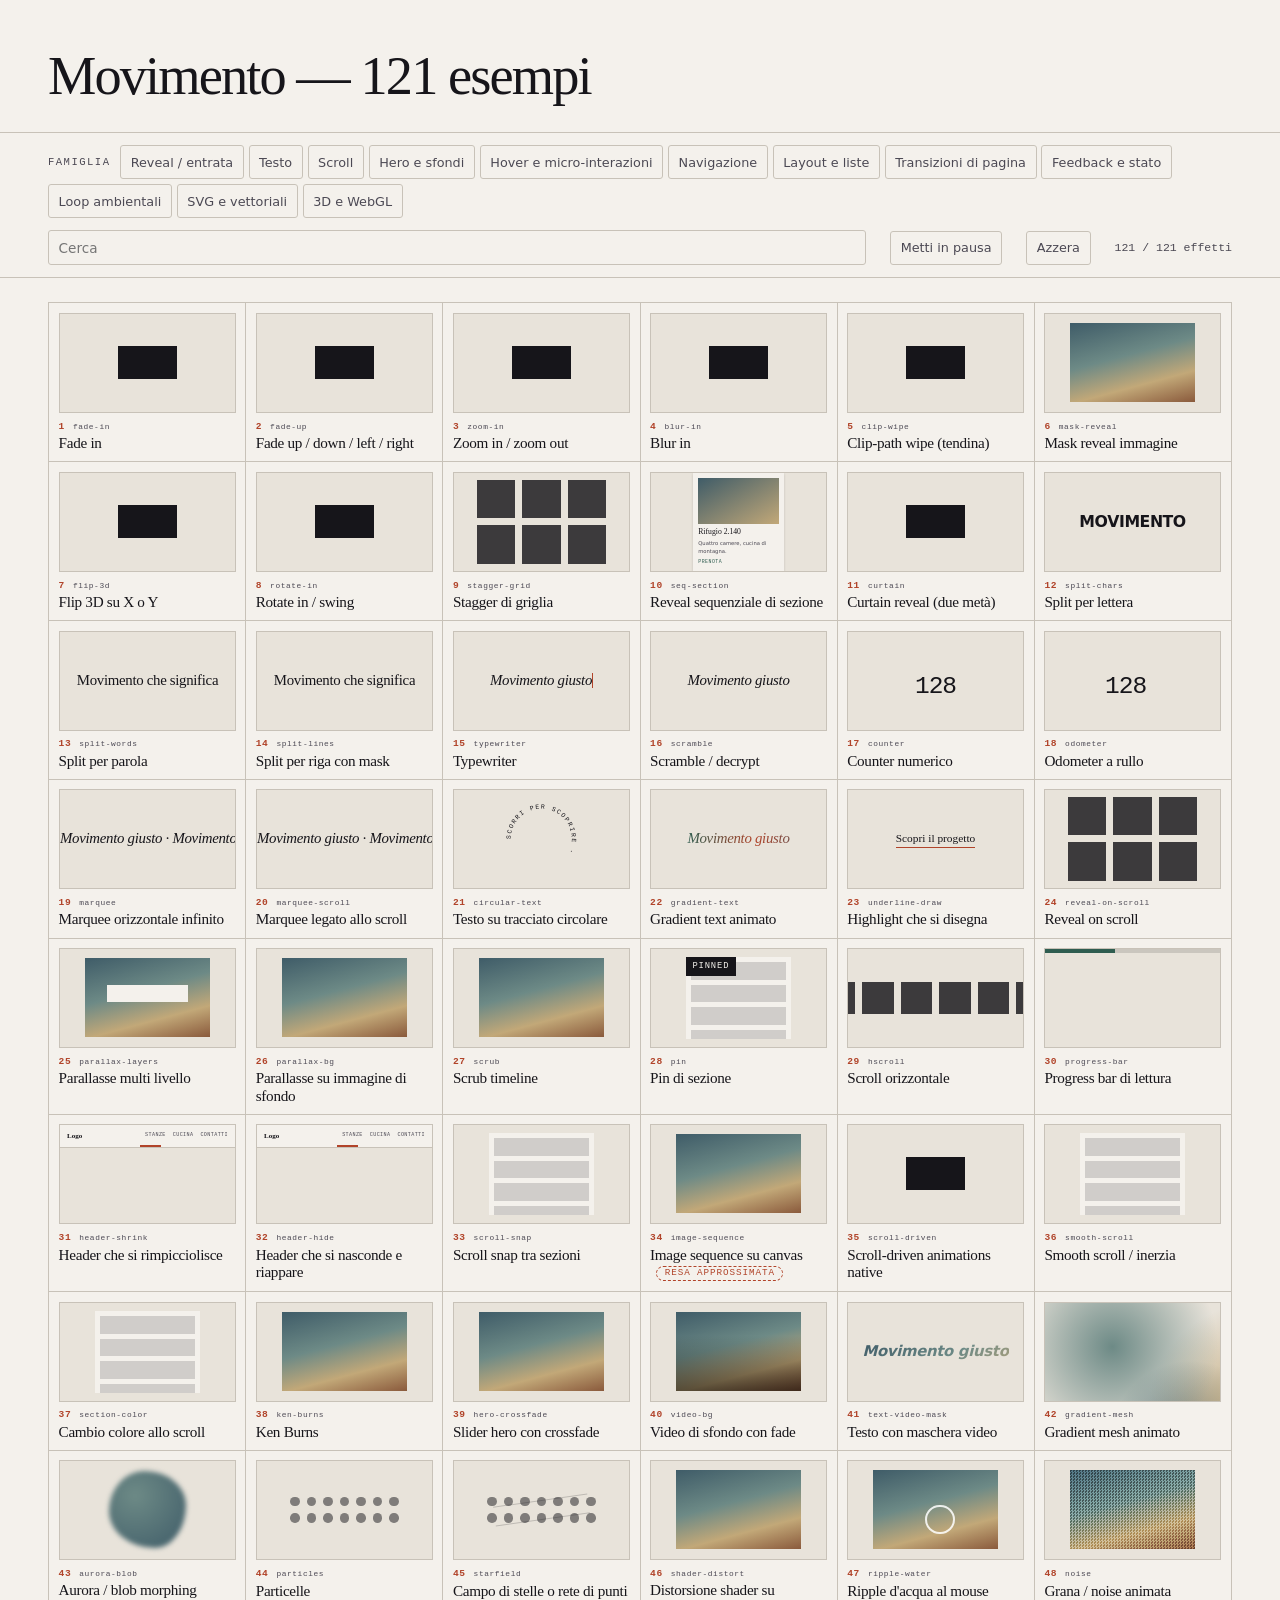
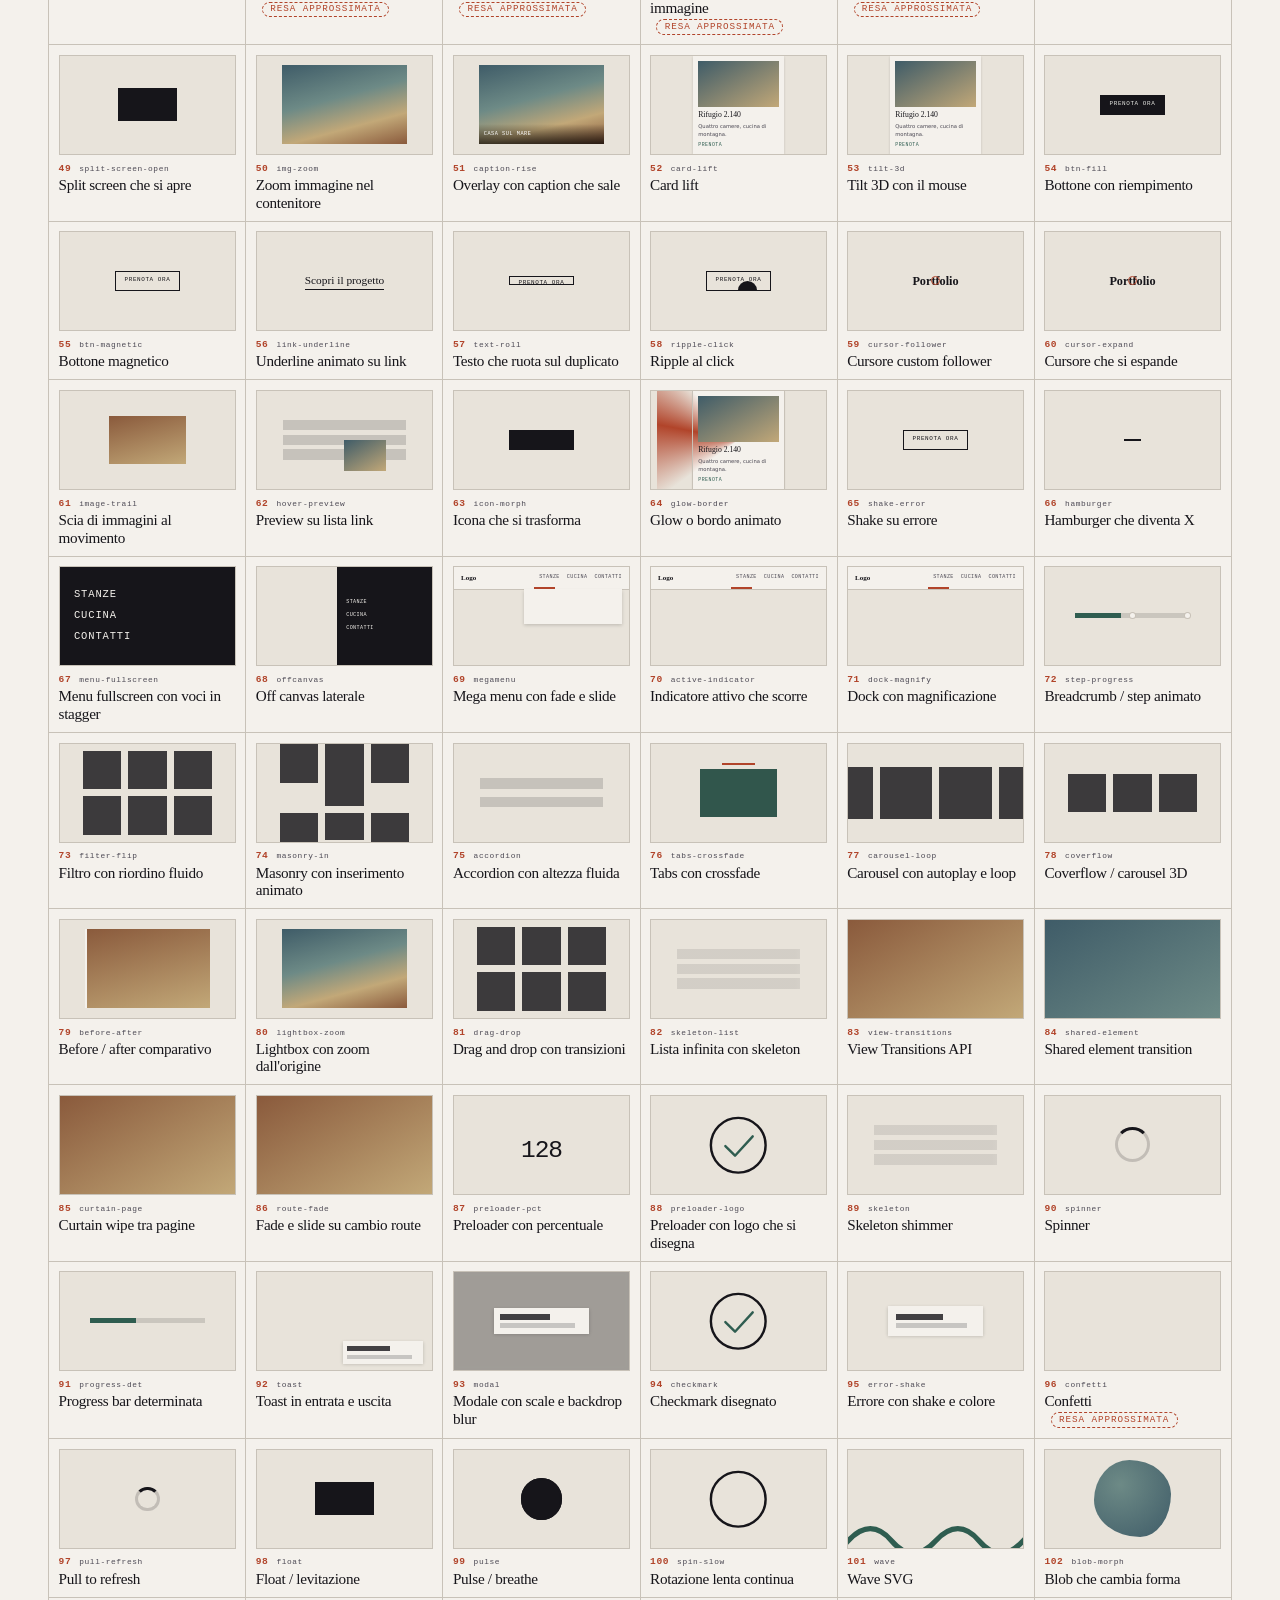
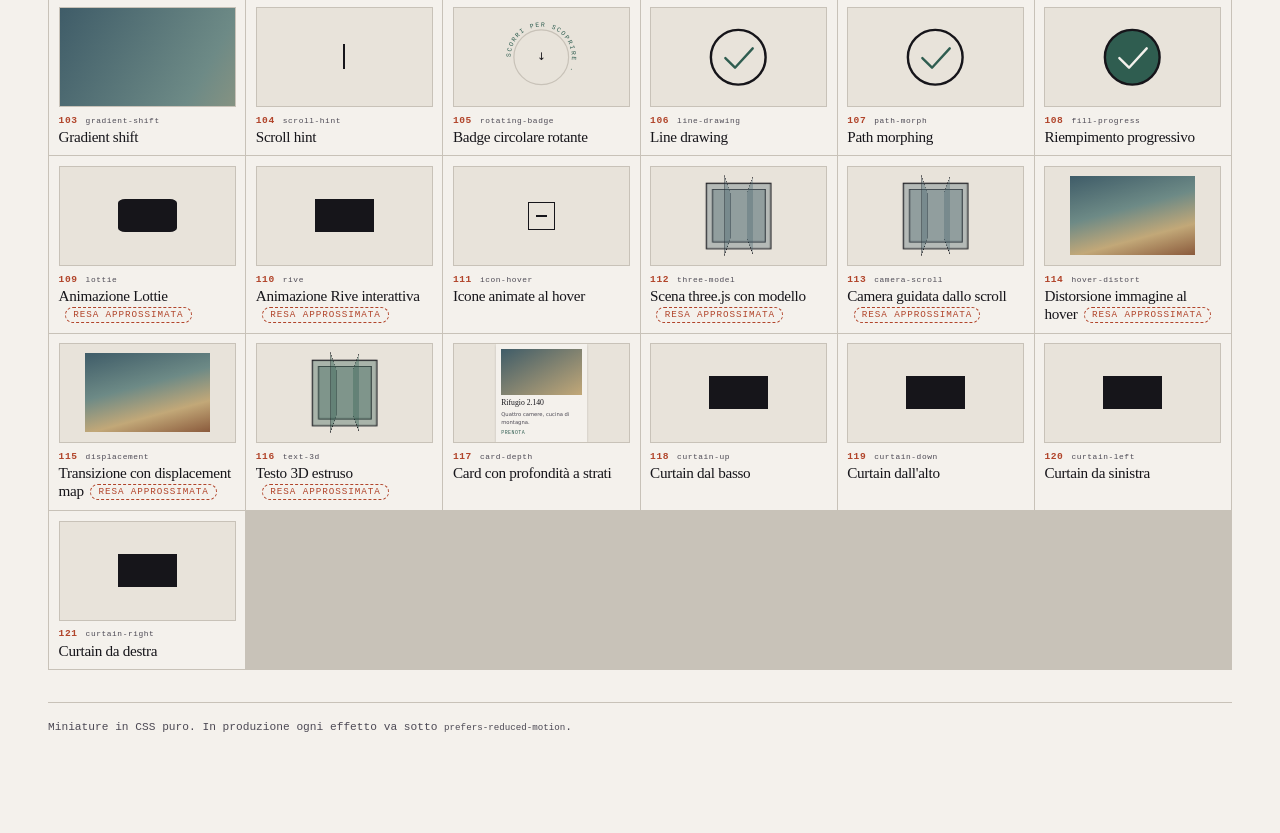
<file: skills/agent-web-animations/assets/effects-gallery.html>
<!DOCTYPE html>
<html lang="it" data-generated-by="effects_gallery.py">
<head>
<meta charset="utf-8">
<meta name="viewport" content="width=device-width, initial-scale=1">
<title>Effetti — scelta a vista</title>
<style>
:root {
  --paper: #f4f1ec;
  --paper-2: #e8e3da;
  --ink: #16151a;
  --ink-2: #4c4954;
  --rule: #c8c2b8;
  --accent: #2f5d50;
  --hot: #b1442a;
  --r: 3px;
  --mono: ui-monospace, "SF Mono", SFMono-Regular, Menlo, Consolas, monospace;
  --serif: "Iowan Old Style", "Palatino Linotype", Palatino, Georgia, serif;
  --sans: system-ui, -apple-system, "Segoe UI", Roboto, sans-serif;
}
* { box-sizing: border-box; }
html { -webkit-text-size-adjust: 100%; }
body {
  margin: 0; background: var(--paper); color: var(--ink);
  font-family: var(--sans); line-height: 1.5;
}
code { font-family: var(--mono); font-size: .82em; }
.sr { position: absolute; width: 1px; height: 1px; overflow: hidden; clip: rect(0 0 0 0); }

header.masthead { padding: clamp(1.5rem, 4vw, 3.5rem) clamp(1rem, 4vw, 3rem) 1.25rem; border-bottom: 1px solid var(--rule); }
.kicker { font-family: var(--mono); font-size: .7rem; letter-spacing: .16em; text-transform: uppercase; color: var(--ink-2); margin: 0 0 .75rem; }
h1 { font-family: var(--serif); font-weight: 500; font-size: clamp(2rem, 5.5vw, 3.4rem); line-height: .95; letter-spacing: -.035em; margin: 0 0 .6rem; max-width: 22ch; text-wrap: balance; }
.lede { margin: 0; max-width: 68ch; color: var(--ink-2); text-wrap: pretty; }
.lede + .lede { margin-top: .5rem; }

.toolbar { position: sticky; top: 0; z-index: 5; background: color-mix(in srgb, var(--paper) 92%, transparent); backdrop-filter: blur(6px); border-bottom: 1px solid var(--rule); padding: .75rem clamp(1rem, 4vw, 3rem); display: flex; flex-wrap: wrap; gap: .75rem 1.5rem; align-items: center; }
.chips { display: flex; flex-wrap: wrap; gap: .3rem; align-items: center; }
.chips__label { font-family: var(--mono); font-size: .66rem; letter-spacing: .14em; text-transform: uppercase; color: var(--ink-2); margin-right: .3rem; }
.chip, .btn { font: inherit; font-size: .8rem; padding: .3rem .6rem; border: 1px solid var(--rule); border-radius: var(--r); background: transparent; color: var(--ink-2); cursor: pointer; min-height: 34px; }
.chip[aria-pressed="true"] { background: var(--ink); border-color: var(--ink); color: var(--paper); }
.chip:focus-visible, .btn:focus-visible, .card:focus-visible, input:focus-visible { outline: 2px solid var(--hot); outline-offset: 2px; }
.search { flex: 1 1 12rem; min-width: 9rem; }
.search input { width: 100%; font: inherit; font-size: .85rem; padding: .4rem .6rem; border: 1px solid var(--rule); border-radius: var(--r); background: var(--paper); color: var(--ink); min-height: 34px; }
.count { font-family: var(--mono); font-size: .72rem; color: var(--ink-2); white-space: nowrap; }

main { padding: 1.5rem clamp(1rem, 4vw, 3rem) 6rem; }
.grid { display: grid; gap: 1px; grid-template-columns: repeat(auto-fill, minmax(min(100%, 11.5rem), 1fr)); background: var(--rule); border: 1px solid var(--rule); }
.card { background: var(--paper); padding: .6rem; display: flex; flex-direction: column; gap: .45rem; cursor: pointer; }
.card[aria-pressed="true"] { background: var(--paper-2); box-shadow: inset 3px 0 0 var(--hot); }
.card .eyebrow { margin: 0; font-family: var(--mono); font-size: .6rem; letter-spacing: .06em; color: var(--ink-2); display: flex; gap: .5rem; align-items: baseline; }
.card .eyebrow b { color: var(--hot); font-weight: 600; }
.card h3 { font-family: var(--serif); font-weight: 500; font-size: .95rem; line-height: 1.15; letter-spacing: -.02em; margin: 0; }
.card .desc { margin: 0; font-size: .87rem; color: var(--ink-2); max-width: 52ch; text-wrap: pretty; }
.flag { display: inline-block; margin-left: .4rem; font-family: var(--mono); font-size: .58rem; letter-spacing: .1em; text-transform: uppercase; color: var(--hot); border: 1px dashed currentColor; border-radius: 999px; padding: .1rem .45rem; vertical-align: middle; }
.flag--inline { margin: 0; }
.tokens { list-style: none; display: flex; flex-wrap: wrap; gap: .25rem; margin: 0; padding: 0; }
.tokens li { font-family: var(--mono); font-size: .63rem; letter-spacing: .04em; text-transform: uppercase; padding: .15rem .38rem; border: 1px dashed var(--rule); color: var(--ink-2); }
.cost--free { color: var(--accent); border-color: currentColor; }
.cost--heavy { color: var(--hot); border-color: currentColor; }
.notes { margin: 0; display: grid; grid-template-columns: max-content 1fr; gap: .15rem .6rem; font-size: .79rem; }
.notes dt { font-family: var(--mono); font-size: .6rem; letter-spacing: .12em; text-transform: uppercase; color: var(--accent); padding-top: .12rem; }
.notes dd { margin: 0; color: var(--ink-2); }
.card[hidden] { display: none; }

.kits { margin-top: 3rem; border-top: 1px solid var(--rule); padding-top: 1.5rem; }
.kits h2, .legend h2 { font-family: var(--serif); font-weight: 500; font-size: 1.5rem; letter-spacing: -.025em; margin: 0 0 .5rem; }
.kits__cols { display: grid; gap: 1px; grid-template-columns: repeat(auto-fit, minmax(min(100%, 15rem), 1fr)); background: var(--rule); border: 1px solid var(--rule); margin-top: 1rem; }
.kit { background: var(--paper); padding: .9rem; display: flex; flex-direction: column; gap: .5rem; align-items: start; }
.kit h3 { font-family: var(--serif); font-weight: 500; font-size: 1.05rem; margin: 0; }
.kit p { margin: 0; font-size: .82rem; color: var(--ink-2); }
.kit__ids { font-family: var(--mono); font-size: .66rem; line-height: 1.7; }
.legend { margin-top: 2.5rem; border-top: 1px solid var(--rule); padding-top: 1.5rem; }
.legend__cols { display: grid; gap: 1.5rem 2.5rem; grid-template-columns: repeat(auto-fit, minmax(min(100%, 17rem), 1fr)); }
.legend h3 { font-family: var(--mono); font-size: .68rem; letter-spacing: .14em; text-transform: uppercase; color: var(--accent); margin: 0 0 .5rem; }
.legend dl { margin: 0; }
.legend dt { font-size: .82rem; }
.legend dt code { color: var(--ink-2); }
.legend dd { margin: 0 0 .6rem; font-size: .8rem; color: var(--ink-2); max-width: 46ch; }
.credits { margin-top: 2rem; border-top: 1px solid var(--rule); padding-top: 1rem; }
.credits p { margin: 0; font-family: var(--mono); font-size: .7rem; line-height: 1.6; color: var(--ink-2); max-width: 80ch; }

.tray { position: fixed; left: 0; right: 0; bottom: 0; z-index: 10; display: flex; flex-wrap: wrap; gap: .5rem 1rem; align-items: center; padding: .7rem clamp(1rem, 4vw, 3rem); background: var(--ink); color: var(--paper); }
.tray[hidden] { display: none; }
.tray p { margin: 0; font-family: var(--mono); font-size: .74rem; flex: 1 1 14rem; word-break: break-word; }
.tray .btn { border-color: rgb(255 255 255 / .45); color: var(--paper); }
.empty { font-family: var(--mono); font-size: .8rem; color: var(--ink-2); padding: 2rem 0; }
.empty[hidden] { display: none; }

@media (max-width: 720px) { .toolbar { position: static; } .notes { grid-template-columns: 1fr; } }

/* ------------------------------------------------------------------ palchi */
.stage { position: relative; display: grid; place-items: center; aspect-ratio: 16 / 9; overflow: hidden;
  background: var(--paper-2); border: 1px solid var(--rule); container-type: inline-size; }
.stage > * { position: relative; }
.s-block { width: 34%; height: 34%; background: var(--ink); }
.s-grid { display: grid; grid-template-columns: repeat(3, 1fr); gap: 4cqw; width: 74%; }
.s-grid i { aspect-ratio: 1; background: var(--ink); opacity: .82; }
.s-line { font-family: var(--serif); font-size: 8.5cqw; line-height: 1; letter-spacing: -.02em; color: var(--ink); white-space: nowrap; }
.s-words i, .s-chars i { display: inline-block; font-style: normal; }
.s-words i + i { margin-left: .22em; }
.s-chars { font-family: var(--sans); font-weight: 800; font-size: 9cqw; letter-spacing: -.03em; }
.s-photo { width: 72%; aspect-ratio: 16 / 10; overflow: hidden; background: var(--ink); }
.s-photo i { position: absolute; inset: 0; background:
  linear-gradient(165deg, #3f5c68 0%, #6d8a86 42%, #c2a878 72%, #8a5a3c 100%); }
.s-btn { display: inline-flex; align-items: center; justify-content: center; padding: 2.6cqw 5cqw; overflow: hidden;
  border: 1px solid var(--ink); color: var(--ink); font-family: var(--mono); font-size: 3.4cqw; letter-spacing: .1em; text-transform: uppercase; }
.s-btn em { font-style: normal; display: block; }
.s-link { font-family: var(--serif); font-size: 6.5cqw; color: var(--ink); padding-bottom: .12em; }
.s-card { display: flex; flex-direction: column; gap: 1.4cqw; width: 52%; padding: 3cqw; background: var(--paper);
  box-shadow: 0 .4cqw 1.4cqw rgb(0 0 0 / .16); }
.s-card__ph { display: block; aspect-ratio: 16 / 9; background: linear-gradient(150deg, #3f5c68, #c2a878); }
.s-card b { font-family: var(--serif); font-weight: 500; font-size: 4.4cqw; }
.s-card em { font-style: normal; font-size: 3cqw; color: var(--ink-2); }
.s-card u { text-decoration: none; font-family: var(--mono); font-size: 2.8cqw; letter-spacing: .1em; text-transform: uppercase; color: var(--accent); }
.s-nav { position: absolute; top: 0; left: 0; right: 0; display: flex; align-items: center; gap: 4cqw; padding: 3.4cqw 4cqw;
  background: var(--paper); border-bottom: 1px solid var(--rule); }
.s-nav b { font-family: var(--serif); font-size: 4cqw; margin-right: auto; }
.s-nav i { font-style: normal; font-family: var(--mono); font-size: 2.9cqw; letter-spacing: .08em; text-transform: uppercase; color: var(--ink-2); }
.s-nav__ind { position: absolute; left: 46%; bottom: 0; width: 12cqw; height: 2px; background: var(--hot); }
.s-list { display: flex; flex-direction: column; gap: 2.4cqw; width: 70%; }
.s-list i { height: 6cqw; background: var(--ink); opacity: .16; }
.s-path { width: 46%; }
.s-path svg { display: block; width: 100%; overflow: visible; }
.s-path circle, .s-path path { fill: none; stroke: var(--ink); stroke-width: 3; stroke-linecap: round; stroke-linejoin: round; }
.s-path .subj--tick { stroke: var(--accent); }
.s-path__ring { display: none; font-family: var(--mono); font-size: 8px; letter-spacing: .22em; fill: var(--ink); stroke: none; }
.s-dots { display: grid; grid-template-columns: repeat(7, 1fr); gap: 4cqw; width: 62%; }
.s-dots i { aspect-ratio: 1; border-radius: 50%; background: var(--ink); opacity: .5; }
.s-bar { width: 66%; height: 3cqw; background: rgb(22 21 26 / .14); overflow: hidden; }
.s-bar i { display: block; width: 40%; height: 100%; background: var(--accent); }
.s-panel { display: flex; flex-direction: column; gap: 2cqw; width: 54%; padding: 3.4cqw; background: var(--paper);
  box-shadow: 0 .6cqw 2cqw rgb(0 0 0 / .2); }
.s-panel b { display: block; height: 3.4cqw; width: 60%; background: var(--ink); opacity: .8; }
.s-panel em { display: block; height: 2.4cqw; width: 90%; background: var(--ink); opacity: .2; }
.s-cursor { position: absolute; inset: 0; display: grid; place-items: center; }
.s-cursor b { font-family: var(--serif); font-size: 7cqw; color: var(--ink); }
.s-cursor i { position: absolute; left: 50%; top: 50%; width: 5cqw; height: 5cqw; margin: -2.5cqw 0 0 -2.5cqw;
  border: 1px solid var(--hot); border-radius: 50%; }
.s-num { font-family: var(--mono); font-size: 14cqw; font-variant-numeric: tabular-nums; letter-spacing: -.04em; color: var(--ink); }
.s-num i { font-style: normal; }
.s-blob { width: 44%; aspect-ratio: 1; }
.s-blob i { position: absolute; inset: 0; background: radial-gradient(circle at 34% 32%, #6d8a86, #3f5c68);
  border-radius: 46% 54% 40% 60% / 52% 44% 56% 48%; filter: blur(.4cqw); }
.s-scene { width: 34%; aspect-ratio: 1; perspective: 60cqw; }
.s-scene .subj { position: absolute; inset: 0; transform-style: preserve-3d; }
.s-scene b { position: absolute; inset: 0; border: 1px solid var(--ink); background: rgb(63 92 104 / .3); }
.s-scene .f1 { transform: translateZ(6cqw); }
.s-scene .f2 { transform: rotateY(90deg) translateZ(6cqw); }
.s-scene .f3 { transform: rotateY(180deg) translateZ(6cqw); }
.s-scene .f4 { transform: rotateY(270deg) translateZ(6cqw); }
.s-page { position: absolute; inset: 0; }
.s-page i { position: absolute; inset: 0; display: block; }
.s-page .p-a { background: linear-gradient(150deg, #3f5c68, #6d8a86); }
.s-page .p-b { background: linear-gradient(150deg, #8a5a3c, #c2a878); }
.s-scrollbox { position: absolute; inset: 8% 20%; overflow: hidden; background: var(--paper); }
.s-scrollbox .subj { position: absolute; left: 0; right: 0; top: 0; display: flex; flex-direction: column; gap: 3cqw; padding: 3cqw; }
.s-scrollbox b { display: block; height: 10cqw; background: var(--ink); opacity: .16; }

/* pausa globale + rispetto delle preferenze di sistema */
body.is-paused .stage *, body.is-paused .stage { animation-play-state: paused !important; }
@media (prefers-reduced-motion: reduce) {
  .stage *, .stage { animation: none !important; transition: none !important; }
  .stage::after { content: "movimento disattivato dal sistema"; position: absolute; left: 0; right: 0; bottom: 0;
    font-family: var(--mono); font-size: .6rem; letter-spacing: .08em; text-transform: uppercase;
    text-align: center; padding: .3rem; background: var(--ink); color: var(--paper); }
}

/* ------------------------------------------------------------------ effetti */
/* 1-11 reveal */
@keyframes k-fade { 0%,12% { opacity: 0 } 45%,88% { opacity: 1 } 100% { opacity: 0 } }
.fx--fade-in .subj { animation: k-fade 3.4s ease-in-out infinite; }
@keyframes k-fade-up { 0%,12% { opacity: 0; transform: translateY(28%) } 45%,88% { opacity: 1; transform: none } 100% { opacity: 0; transform: translateY(28%) } }
.fx--fade-up .subj { animation: k-fade-up 3.4s cubic-bezier(.2,.7,.3,1) infinite; }
@keyframes k-zoom { 0%,12% { opacity: 0; transform: scale(.82) } 45%,88% { opacity: 1; transform: none } 100% { opacity: 0; transform: scale(.82) } }
.fx--zoom-in .subj { animation: k-zoom 3.4s cubic-bezier(.2,.7,.3,1) infinite; }
@keyframes k-blur { 0%,12% { opacity: 0; filter: blur(1.6cqw) } 45%,88% { opacity: 1; filter: blur(0) } 100% { opacity: 0; filter: blur(1.6cqw) } }
.fx--blur-in .subj { animation: k-blur 3.6s ease-in-out infinite; }
@keyframes k-clip { 0%,10% { clip-path: inset(0 100% 0 0) } 45%,88% { clip-path: inset(0 0 0 0) } 100% { clip-path: inset(0 0 0 100%) } }
.fx--clip-wipe .subj { animation: k-clip 3.6s cubic-bezier(.7,0,.2,1) infinite; }
@keyframes k-maskrev { 0%,8% { clip-path: inset(0 0 100% 0); transform: scale(1.12) } 46%,88% { clip-path: inset(0 0 0 0); transform: none } 100% { clip-path: inset(100% 0 0 0); transform: none } }
.fx--mask-reveal .subj { animation: k-maskrev 3.8s cubic-bezier(.66,0,.24,1) infinite; }
@keyframes k-flip { 0%,12% { opacity: .2; transform: perspective(60cqw) rotateY(-84deg) } 46%,88% { opacity: 1; transform: perspective(60cqw) rotateY(0) } 100% { opacity: .2; transform: perspective(60cqw) rotateY(84deg) } }
.fx--flip-3d .subj { animation: k-flip 3.6s cubic-bezier(.3,.7,.3,1) infinite; }
@keyframes k-rot { 0%,12% { opacity: 0; transform: rotate(-7deg) translateY(14%) } 46%,88% { opacity: 1; transform: none } 100% { opacity: 0; transform: rotate(7deg) } }
.fx--rotate-in .subj { animation: k-rot 3.4s cubic-bezier(.2,.8,.3,1) infinite; }
.fx--stagger-grid .subj { animation: k-fade-up 3.2s cubic-bezier(.2,.7,.3,1) infinite; }
.fx--stagger-grid .subj:nth-child(2) { animation-delay: .09s }
.fx--stagger-grid .subj:nth-child(3) { animation-delay: .18s }
.fx--stagger-grid .subj:nth-child(4) { animation-delay: .27s }
.fx--stagger-grid .subj:nth-child(5) { animation-delay: .36s }
.fx--stagger-grid .subj:nth-child(6) { animation-delay: .45s }
.fx--seq-section .subj > * { animation: k-fade-up 3.6s cubic-bezier(.2,.7,.3,1) infinite; }
.fx--seq-section .subj > *:nth-child(2) { animation-delay: .12s }
.fx--seq-section .subj > *:nth-child(3) { animation-delay: .24s }
.fx--seq-section .subj > *:nth-child(4) { animation-delay: .4s }
@keyframes k-curtain { 0%,10% { clip-path: inset(0 50% 0 50%) } 46%,88% { clip-path: inset(0 0 0 0) } 100% { clip-path: inset(0 50% 0 50%) } }
.fx--curtain .subj { animation: k-curtain 3.6s cubic-bezier(.7,0,.2,1) infinite; }
/* Le quattro direzioni: la tenda che si apre da un lato solo. Il verso conta —
   dal basso segue la lettura, dall'alto e' il sipario, i due laterali seguono o
   contraddicono il verso di scorrimento. Una per pagina. */
@keyframes k-curtain-up { 0%,10% { clip-path: inset(100% 0 0 0) } 46%,88% { clip-path: inset(0 0 0 0) } 100% { clip-path: inset(100% 0 0 0) } }
.fx--curtain-up .subj { animation: k-curtain-up 3.6s cubic-bezier(.7,0,.2,1) infinite; }
@keyframes k-curtain-down { 0%,10% { clip-path: inset(0 0 100% 0) } 46%,88% { clip-path: inset(0 0 0 0) } 100% { clip-path: inset(0 0 100% 0) } }
.fx--curtain-down .subj { animation: k-curtain-down 3.6s cubic-bezier(.7,0,.2,1) infinite; }
@keyframes k-curtain-left { 0%,10% { clip-path: inset(0 100% 0 0) } 46%,88% { clip-path: inset(0 0 0 0) } 100% { clip-path: inset(0 100% 0 0) } }
.fx--curtain-left .subj { animation: k-curtain-left 3.6s cubic-bezier(.7,0,.2,1) infinite; }
@keyframes k-curtain-right { 0%,10% { clip-path: inset(0 0 0 100%) } 46%,88% { clip-path: inset(0 0 0 0) } 100% { clip-path: inset(0 0 0 100%) } }
.fx--curtain-right .subj { animation: k-curtain-right 3.6s cubic-bezier(.7,0,.2,1) infinite; }

/* 12-23 testo */
@keyframes k-char { 0%,10% { opacity: 0; transform: translateY(45%) } 42%,86% { opacity: 1; transform: none } 100% { opacity: 0; transform: translateY(-30%) } }
.fx--split-chars .subj { animation: k-char 3.4s cubic-bezier(.2,.8,.3,1) infinite; }
.fx--split-chars .subj:nth-child(2) { animation-delay: .05s } .fx--split-chars .subj:nth-child(3) { animation-delay: .1s }
.fx--split-chars .subj:nth-child(4) { animation-delay: .15s } .fx--split-chars .subj:nth-child(5) { animation-delay: .2s }
.fx--split-chars .subj:nth-child(6) { animation-delay: .25s } .fx--split-chars .subj:nth-child(7) { animation-delay: .3s }
.fx--split-chars .subj:nth-child(8) { animation-delay: .35s } .fx--split-chars .subj:nth-child(9) { animation-delay: .4s }
.fx--split-words .subj { animation: k-char 3.4s cubic-bezier(.2,.8,.3,1) infinite; }
.fx--split-words .subj:nth-child(2) { animation-delay: .12s } .fx--split-words .subj:nth-child(3) { animation-delay: .24s }
.fx--split-lines .s-line { overflow: hidden; display: inline-block; }
@keyframes k-lines { 0%,10% { transform: translateY(105%) } 44%,86% { transform: none } 100% { transform: translateY(-105%) } }
.fx--split-lines .subj { animation: k-lines 3.6s cubic-bezier(.5,0,.15,1) infinite; }
.fx--split-lines .subj:nth-child(2) { animation-delay: .1s } .fx--split-lines .subj:nth-child(3) { animation-delay: .2s }
@keyframes k-type { 0% { width: 0 } 55%,80% { width: 100% } 100% { width: 0 } }
@keyframes k-caret { 50% { border-color: transparent } }
.fx--typewriter .subj { display: inline-block; overflow: hidden; white-space: nowrap; vertical-align: bottom;
  border-right: .1em solid var(--hot); animation: k-type 4s steps(18) infinite, k-caret .7s step-end infinite; }
@keyframes k-scramble { 0%,30% { opacity: .25; letter-spacing: .3em; filter: blur(.3cqw) } 55%,88% { opacity: 1; letter-spacing: -.02em; filter: none } 100% { opacity: .25; letter-spacing: .3em; filter: blur(.3cqw) } }
.fx--scramble .subj { animation: k-scramble 3.4s steps(9, end) infinite; }
@keyframes k-count { 0%,8% { transform: translateY(0) } 40%,88% { transform: translateY(-66.66%) } 100% { transform: translateY(-66.66%) } }
.fx--counter .s-num { overflow: hidden; height: 1em; }
.fx--counter .subj::after { content: "\A 64 \A 128"; white-space: pre; }
.fx--counter .subj { display: block; animation: k-count 3.4s cubic-bezier(.2,.8,.2,1) infinite; }
@keyframes k-odo { 0% { transform: translateY(0) } 100% { transform: translateY(-66.66%) } }
.fx--odometer .s-num { overflow: hidden; height: 1em; }
.fx--odometer .subj::after { content: "\A 129 \A 130"; white-space: pre; }
.fx--odometer .subj { display: block; animation: k-odo 1.8s steps(2) infinite; }
@keyframes k-marquee { to { transform: translateX(-50%) } }
.fx--marquee .s-line { display: flex; width: max-content; animation: k-marquee 6s linear infinite; }
.fx--marquee .subj::after { content: " · Movimento giusto · Movimento giusto"; }
@keyframes k-marquee-scroll { 0% { transform: translateX(0) } 40% { transform: translateX(-14%) } 55% { transform: translateX(-11%) } 100% { transform: translateX(-40%) } }
.fx--marquee-scroll .s-line { display: flex; width: max-content; animation: k-marquee-scroll 5s cubic-bezier(.4,0,.5,1) infinite alternate; }
.fx--marquee-scroll .subj::after { content: " · Movimento giusto · Movimento giusto"; }
@keyframes k-spin { to { transform: rotate(360deg) } }
.fx--circular-text .s-path svg { animation: k-spin 9s linear infinite; }
.fx--circular-text .subj--tick, .fx--circular-text circle { display: none; }
.fx--circular-text .s-path__ring { display: block; }
@keyframes k-grad { to { background-position: 200% 0 } }
.fx--gradient-text .subj { background: linear-gradient(90deg, #2f5d50, #b1442a, #3f5c68, #2f5d50);
  background-size: 200% 100%; -webkit-background-clip: text; background-clip: text; color: transparent;
  animation: k-grad 3.6s linear infinite; }
@keyframes k-underline { 0%,8% { transform: scaleX(0) } 46%,88% { transform: scaleX(1) } 100% { transform: scaleX(0) } }
.fx--underline-draw .subj { position: relative; }
.fx--underline-draw .subj::after { content: ""; position: absolute; left: 0; right: 0; bottom: 0; height: .1em;
  background: var(--hot); transform-origin: left; animation: k-underline 3.4s cubic-bezier(.6,0,.2,1) infinite; }

/* 24-37 scroll */
.fx--reveal-scroll .subj { animation: k-fade-up 3.4s cubic-bezier(.2,.7,.3,1) infinite; }
.fx--reveal-scroll .subj:nth-child(4) { animation-delay: .1s } .fx--reveal-scroll .subj:nth-child(5) { animation-delay: .16s }
.fx--reveal-scroll .subj:nth-child(6) { animation-delay: .22s }
@keyframes k-par-a { 0% { transform: translateY(9%) } 100% { transform: translateY(-9%) } }
@keyframes k-par-b { 0% { transform: translateY(16%) scale(1.42) } 100% { transform: translateY(-16%) scale(1.42) } }
.fx--parallax-layers .s-photo { overflow: hidden; }
.fx--parallax-layers .subj { animation: k-par-b 3.4s ease-in-out infinite alternate; }
.fx--parallax-layers .s-photo::after { content: ""; position: absolute; left: 18%; right: 18%; top: 34%; height: 22%;
  background: var(--paper); animation: k-par-a 3.4s ease-in-out infinite alternate; }
.fx--parallax-bg .subj { animation: k-par-b 4s ease-in-out infinite alternate; }
@keyframes k-scrub { 0% { transform: scale(1) rotate(0) } 100% { transform: scale(1.16) rotate(4deg) } }
.fx--scrub .subj { animation: k-scrub 3s cubic-bezier(.5,0,.5,1) infinite alternate; }
@keyframes k-pin-inner { 0%,18% { transform: translateY(0) } 82%,100% { transform: translateY(-52%) } }
.fx--pin .subj { animation: k-pin-inner 4s cubic-bezier(.4,0,.4,1) infinite alternate; }
.fx--pin .s-scrollbox::after { content: "pinned"; position: absolute; left: 0; top: 0; padding: .2rem .4rem;
  font-family: var(--mono); font-size: .55rem; letter-spacing: .1em; text-transform: uppercase; background: var(--ink); color: var(--paper); }
@keyframes k-hscroll { 0% { transform: translateX(14%) } 100% { transform: translateX(-14%) } }
.fx--hscroll .s-grid { grid-template-columns: repeat(6, 1fr); width: 128%; animation: k-hscroll 4s cubic-bezier(.4,0,.4,1) infinite alternate; }
@keyframes k-prog { 0% { width: 4% } 100% { width: 100% } }
.fx--progress-bar .s-bar { position: absolute; top: 0; left: 0; right: 0; width: auto; height: 2.4cqw; }
.fx--progress-bar .subj { animation: k-prog 3.4s cubic-bezier(.4,0,.5,1) infinite alternate; }
@keyframes k-shrink { 0%,20% { padding-top: 5.6cqw; padding-bottom: 5.6cqw } 80%,100% { padding-top: 2cqw; padding-bottom: 2cqw } }
.fx--header-shrink .s-nav { animation: k-shrink 3.4s ease-in-out infinite alternate; }
@keyframes k-hide { 0%,30% { transform: translateY(0) } 60%,80% { transform: translateY(-110%) } 100% { transform: translateY(0) } }
.fx--header-hide .s-nav { animation: k-hide 4s cubic-bezier(.5,0,.3,1) infinite; }
@keyframes k-snap { 0%,22% { transform: translateY(0) } 30%,52% { transform: translateY(-25%) } 60%,82% { transform: translateY(-50%) } 90%,100% { transform: translateY(-75%) } }
.fx--scroll-snap .subj { animation: k-snap 5s cubic-bezier(.6,0,.2,1) infinite; }
@keyframes k-seqframes { 0%,100% { filter: hue-rotate(0) saturate(1) } 25% { filter: hue-rotate(24deg) saturate(1.3) } 50% { filter: hue-rotate(-18deg) saturate(.85) } 75% { filter: hue-rotate(12deg) saturate(1.15) } }
.fx--image-seq .subj { animation: k-seqframes 2.4s steps(1, end) infinite; }
.fx--scroll-driven .subj { animation: k-fade-up 3s cubic-bezier(.3,.7,.3,1) infinite alternate; }
@keyframes k-smooth { 0% { transform: translateY(0) } 100% { transform: translateY(-48%) } }
.fx--smooth-scroll .subj { animation: k-smooth 3.6s cubic-bezier(.22,1,.36,1) infinite alternate; }
@keyframes k-sect-color { 0%,100% { background: #e8e3da } 33% { background: #d8e0dc } 66% { background: #e6dcd2 } }
.fx--section-color .s-scrollbox { animation: k-sect-color 5s ease-in-out infinite; }
.fx--section-color .subj { animation: k-smooth 5s linear infinite alternate; }

/* 38-49 hero e sfondi */
@keyframes k-ken { 0% { transform: scale(1) translate(0,0) } 100% { transform: scale(1.14) translate(-2%, -2%) } }
.fx--ken-burns .subj { animation: k-ken 7s ease-in-out infinite alternate; }
@keyframes k-cross { 0%,42% { opacity: 1 } 58%,100% { opacity: 0 } }
.fx--hero-crossfade .s-photo { background: linear-gradient(150deg, #8a5a3c, #c2a878); }
.fx--hero-crossfade .subj { animation: k-cross 3.6s ease-in-out infinite alternate; }
@keyframes k-videobg { 0% { transform: scale(1.06) translateX(-1%) } 100% { transform: scale(1.06) translateX(1%) } }
.fx--video-bg .subj { animation: k-videobg 6s ease-in-out infinite alternate; }
.fx--video-bg .s-photo::after { content: ""; position: absolute; inset: 0; background: linear-gradient(0deg, rgb(0 0 0 / .55), transparent 70%); }
.fx--text-video-mask .subj { background: linear-gradient(150deg, #3f5c68, #6d8a86 40%, #c2a878 75%, #8a5a3c);
  background-size: 160% 160%; -webkit-background-clip: text; background-clip: text; color: transparent;
  font-family: var(--sans); font-weight: 900; animation: k-mesh 6s ease-in-out infinite alternate; }
@keyframes k-mesh { 0% { background-position: 0% 0% } 100% { background-position: 100% 100% } }
.fx--gradient-mesh .subj { width: 100%; height: 100%; background:
  radial-gradient(circle at 24% 28%, #6d8a86, transparent 44%),
  radial-gradient(circle at 76% 70%, #c2a878, transparent 46%),
  radial-gradient(circle at 52% 88%, #3f5c68, transparent 40%); background-size: 160% 160%;
  animation: k-mesh 7s ease-in-out infinite alternate; }
@keyframes k-blob-move { 0% { transform: translate(-6%, 4%) scale(1) } 100% { transform: translate(6%, -4%) scale(1.12) } }
.fx--aurora .subj { filter: blur(1.6cqw); animation: k-blob-move 5s ease-in-out infinite alternate; }
@keyframes k-particle { 0%,100% { transform: translateY(0) scale(1); opacity: .45 } 50% { transform: translateY(-22%) scale(1.3); opacity: .9 } }
.fx--particles .subj { animation: k-particle 3s ease-in-out infinite; }
.fx--particles .subj:nth-child(2n) { animation-delay: .5s } .fx--particles .subj:nth-child(3n) { animation-delay: 1.1s }
.fx--particles .subj:nth-child(5n) { animation-delay: 1.7s }
.fx--starfield .subj { animation: k-particle 3.4s ease-in-out infinite; }
.fx--starfield .subj:nth-child(2n) { animation-delay: .7s } .fx--starfield .subj:nth-child(3n) { animation-delay: 1.4s }
.fx--starfield .s-dots::after { content: ""; position: absolute; inset: 12% 6%; border-top: 1px solid rgb(22 21 26 / .2);
  border-bottom: 1px solid rgb(22 21 26 / .2); transform: rotate(-8deg); }
@keyframes k-distort { 0%,100% { transform: skewY(0) scale(1) } 50% { transform: skewY(2.5deg) scale(1.06) } }
.fx--shader-distort .subj { animation: k-distort 3.4s ease-in-out infinite; }
@keyframes k-ripple { 0% { transform: scale(.2); opacity: .7 } 100% { transform: scale(2.4); opacity: 0 } }
.fx--ripple .s-photo::after { content: ""; position: absolute; left: 42%; top: 44%; width: 20%; aspect-ratio: 1;
  border: 2px solid rgb(255 255 255 / .85); border-radius: 50%; animation: k-ripple 2.6s ease-out infinite; }
@keyframes k-noise { 0% { transform: translate(0,0) } 25% { transform: translate(-2%, 1%) } 50% { transform: translate(1%, -2%) } 75% { transform: translate(2%, 2%) } 100% { transform: translate(0,0) } }
.fx--noise .s-photo::after { content: ""; position: absolute; inset: -6%; opacity: .3; mix-blend-mode: overlay;
  background-size: 3px 3px; background-image: repeating-conic-gradient(#fff 0 25%, #000 0 50%);
  animation: k-noise .5s steps(1) infinite; }
@keyframes k-split-open { 0%,14% { transform: translateX(0) } 60%,100% { transform: translateX(-102%) } }
.fx--split-open .stage, .fx--split-open .s-block { position: relative; }
.fx--split-open .subj::before, .fx--split-open .subj::after { content: ""; position: absolute; top: -200%; bottom: -200%; width: 300%; background: var(--paper-2); }
.fx--split-open .subj::before { right: 100%; animation: k-split-open 3.6s cubic-bezier(.7,0,.2,1) infinite alternate; }
.fx--split-open .subj::after { left: 100%; animation: k-split-open 3.6s cubic-bezier(.7,0,.2,1) infinite alternate reverse; }

/* 50-65 hover */
@keyframes k-imgzoom { 0%,100% { transform: scale(1) } 50% { transform: scale(1.09) } }
.fx--img-zoom .subj { animation: k-imgzoom 3.4s ease-in-out infinite; }
@keyframes k-caption { 0%,25% { transform: translateY(100%); opacity: 0 } 50%,80% { transform: none; opacity: 1 } 100% { transform: translateY(100%); opacity: 0 } }
.fx--caption-rise .s-photo::after { content: "Casa sul mare"; position: absolute; left: 0; right: 0; bottom: 0;
  padding: 4cqw 3cqw 3cqw; font-family: var(--mono); font-size: 3cqw; letter-spacing: .1em; text-transform: uppercase;
  color: #fff; background: linear-gradient(0deg, rgb(0 0 0 / .7), transparent);
  animation: k-caption 3.4s cubic-bezier(.3,.8,.3,1) infinite; }
@keyframes k-lift { 0%,100% { transform: translateY(0); box-shadow: 0 .4cqw 1.4cqw rgb(0 0 0 / .16) } 50% { transform: translateY(-4%); box-shadow: 0 1.6cqw 3.4cqw rgb(0 0 0 / .26) } }
.fx--card-lift .subj { animation: k-lift 3s ease-in-out infinite; }
@keyframes k-tilt { 0%,100% { transform: perspective(60cqw) rotateX(6deg) rotateY(-9deg) } 50% { transform: perspective(60cqw) rotateX(-5deg) rotateY(9deg) } }
.fx--tilt-3d .subj { animation: k-tilt 4s ease-in-out infinite; }
@keyframes k-fill { 0%,12% { transform: scaleX(0) } 48%,88% { transform: scaleX(1) } 100% { transform: scaleX(0) } }
.fx--btn-fill .subj { position: relative; }
.fx--btn-fill .subj::before { content: ""; position: absolute; inset: 0; background: var(--ink); transform-origin: left;
  animation: k-fill 3.4s cubic-bezier(.6,0,.2,1) infinite; }
.fx--btn-fill em { position: relative; mix-blend-mode: difference; color: #fff; }
@keyframes k-magnet { 0%,100% { transform: translate(0,0) } 30% { transform: translate(9%, -7%) } 65% { transform: translate(-7%, 5%) } }
.fx--btn-magnetic .subj { animation: k-magnet 3.6s cubic-bezier(.3,.8,.3,1) infinite; }
.fx--link-underline .subj { position: relative; }
.fx--link-underline .subj::after { content: ""; position: absolute; left: 0; right: 0; bottom: 0; height: 1px;
  background: currentColor; transform-origin: left; animation: k-underline 3s cubic-bezier(.6,0,.2,1) infinite; }
@keyframes k-roll { 0%,20% { transform: translateY(0) } 50%,100% { transform: translateY(-100%) } }
/* la finestra è alta esattamente una riga: il duplicato entra solo scorrendo */
.fx--text-roll .subj { overflow: hidden; height: 5.1cqw; align-items: flex-start; padding: 1.7cqw 5cqw 0; }
.fx--text-roll em { line-height: 1; animation: k-roll 3s cubic-bezier(.6,0,.2,1) infinite; }
.fx--text-roll em::after { content: "Prenota ora"; display: block; }
@keyframes k-ripple-click { 0% { transform: translate(-50%,-50%) scale(0); opacity: .55 } 100% { transform: translate(-50%,-50%) scale(4); opacity: 0 } }
.fx--ripple-click .subj { position: relative; }
.fx--ripple-click .subj::after { content: ""; position: absolute; left: 50%; top: 50%; width: 30%; aspect-ratio: 1;
  border-radius: 50%; background: var(--ink); animation: k-ripple-click 2.4s ease-out infinite; }
@keyframes k-cursor { 0% { transform: translate(-120%, 80%) } 35% { transform: translate(60%, -40%) } 70% { transform: translate(-40%, -90%) } 100% { transform: translate(-120%, 80%) } }
.fx--cursor-follow .subj { animation: k-cursor 5s cubic-bezier(.4,0,.4,1) infinite; }
@keyframes k-cursor-exp { 0%,30% { transform: scale(1); background: transparent } 50%,80% { transform: scale(3.4); background: rgb(177 68 42 / .18) } 100% { transform: scale(1); background: transparent } }
.fx--cursor-expand .subj { animation: k-cursor-exp 3.4s cubic-bezier(.3,.8,.3,1) infinite; }
@keyframes k-trail { 0% { opacity: 0; transform: translate(-40%, 18%) scale(.8) } 30% { opacity: 1 } 100% { opacity: 0; transform: translate(40%, -18%) scale(1) } }
.fx--image-trail .s-photo { width: 44%; }
.fx--image-trail .subj { animation: k-trail 2.4s ease-out infinite; }
.fx--image-trail .s-photo::after, .fx--image-trail .s-photo::before { content: ""; position: absolute; inset: 0;
  background: linear-gradient(165deg, #8a5a3c, #c2a878); animation: k-trail 2.4s ease-out infinite; }
.fx--image-trail .s-photo::before { animation-delay: .3s } .fx--image-trail .s-photo::after { animation-delay: .6s }
@keyframes k-preview { 0%,20% { opacity: 0; transform: translate(-50%,-50%) scale(.9) } 40%,80% { opacity: 1; transform: translate(-50%,-50%) scale(1) } 100% { opacity: 0; transform: translate(-50%,-50%) scale(.9) } }
@keyframes k-hl { 0%,20% { opacity: .16 } 40%,80% { opacity: .5 } 100% { opacity: .16 } }
.fx--hover-preview .subj:nth-child(2) { animation: k-hl 3.4s ease-in-out infinite; }
.fx--hover-preview .s-list::after { content: ""; position: absolute; left: 50%; top: 50%; width: 34%; aspect-ratio: 4/3;
  background: linear-gradient(150deg, #3f5c68, #c2a878); animation: k-preview 3.4s cubic-bezier(.3,.8,.3,1) infinite; }
@keyframes k-morph { 0%,45% { clip-path: polygon(28% 20%, 28% 80%, 78% 50%) } 55%,100% { clip-path: polygon(28% 20%, 28% 80%, 44% 80%, 44% 20%) } }
.fx--icon-morph .subj { position: relative; }
.fx--icon-morph .subj::after { content: ""; position: absolute; inset: 0; background: var(--ink); animation: k-morph 3s cubic-bezier(.6,0,.2,1) infinite; }
.fx--icon-morph em { opacity: 0; }
@keyframes k-glow { to { --a: 360deg; transform: rotate(360deg) } }
.fx--glow-border .subj { position: relative; }
.fx--glow-border .subj::before { content: ""; position: absolute; inset: -40%; z-index: -1;
  background: conic-gradient(from 0deg, transparent 0 65%, var(--hot) 78%, transparent 88%);
  animation: k-glow 2.6s linear infinite; }
.fx--glow-border .subj { isolation: isolate; outline: 1px solid var(--rule); }
@keyframes k-shake { 0%,72%,100% { transform: translateX(0) } 76% { transform: translateX(-7%) } 80% { transform: translateX(6%) } 84% { transform: translateX(-4%) } 88% { transform: translateX(3%) } 92% { transform: translateX(-1%) } }
.fx--shake .subj { animation: k-shake 3s ease-in-out infinite; }

/* 66-72 navigazione */
@keyframes k-burger-1 { 0%,30% { transform: translateY(-180%) rotate(0) } 55%,100% { transform: translateY(0) rotate(45deg) } }
@keyframes k-burger-2 { 0%,30% { opacity: 1 } 55%,100% { opacity: 0 } }
@keyframes k-burger-3 { 0%,30% { transform: translateY(180%) rotate(0) } 55%,100% { transform: translateY(0) rotate(-45deg) } }
.fx--hamburger .subj { position: relative; border: 0; padding: 0; width: 16cqw; aspect-ratio: 1; }
.fx--hamburger em { display: none; }
.fx--hamburger .subj::before, .fx--hamburger .subj::after, .fx--hamburger .subj > i { content: ""; position: absolute;
  left: 20%; right: 20%; top: calc(50% - 1px); height: 2px; background: var(--ink); }
.fx--hamburger .subj::before { animation: k-burger-1 3s cubic-bezier(.6,0,.2,1) infinite alternate; }
.fx--hamburger .subj::after { animation: k-burger-3 3s cubic-bezier(.6,0,.2,1) infinite alternate; }
@keyframes k-menu-full { 0%,14% { clip-path: inset(0 0 100% 0) } 46%,90% { clip-path: inset(0 0 0 0) } 100% { clip-path: inset(0 0 100% 0) } }
.fx--menu-full .s-nav { position: absolute; inset: 0; flex-direction: column; align-items: flex-start; justify-content: center;
  gap: 3cqw; padding: 8cqw; background: var(--ink); border: 0; animation: k-menu-full 4s cubic-bezier(.6,0,.2,1) infinite; }
.fx--menu-full .s-nav b, .fx--menu-full .s-nav__ind { display: none; }
.fx--menu-full .subj { color: var(--paper); font-size: 6cqw; animation: k-char 4s cubic-bezier(.2,.8,.3,1) infinite; }
.fx--menu-full .subj:nth-child(3) { animation-delay: .1s } .fx--menu-full .subj:nth-child(4) { animation-delay: .2s }
@keyframes k-offcanvas { 0%,16% { transform: translateX(100%) } 50%,90% { transform: none } 100% { transform: translateX(100%) } }
.fx--offcanvas .s-nav { position: absolute; inset: 0 0 0 46%; flex-direction: column; align-items: flex-start;
  justify-content: center; gap: 3cqw; padding: 5cqw; background: var(--ink); border: 0;
  animation: k-offcanvas 4s cubic-bezier(.5,0,.2,1) infinite; }
.fx--offcanvas .s-nav b { display: none; } .fx--offcanvas .s-nav__ind { display: none; }
.fx--offcanvas .subj { color: var(--paper); }
@keyframes k-mega { 0%,20% { opacity: 0; transform: translateY(-8%) } 46%,86% { opacity: 1; transform: none } 100% { opacity: 0; transform: translateY(-8%) } }
.fx--megamenu .s-nav::after { content: ""; position: absolute; left: 40%; right: 4cqw; top: 100%; height: 20cqw;
  background: var(--paper); box-shadow: 0 1cqw 2cqw rgb(0 0 0 / .18); animation: k-mega 3.6s cubic-bezier(.3,.8,.3,1) infinite; }
@keyframes k-indicator { 0%,20% { left: 46%; width: 12cqw } 45%,70% { left: 62%; width: 14cqw } 95%,100% { left: 80%; width: 12cqw } }
.fx--active-ind .s-nav__ind { animation: k-indicator 4s cubic-bezier(.5,0,.2,1) infinite alternate; }
@keyframes k-dock { 0%,100% { transform: scale(1) } 50% { transform: scale(1.5) translateY(-8%) } }
.fx--dock .subj { animation: k-dock 2.4s ease-in-out infinite; transform-origin: bottom; }
.fx--dock .subj:nth-child(3) { animation-delay: .25s } .fx--dock .subj:nth-child(4) { animation-delay: .5s }
@keyframes k-step { 0%,10% { width: 4% } 45%,60% { width: 52% } 92%,100% { width: 100% } }
.fx--step-progress .s-bar::before, .fx--step-progress .s-bar::after { content: ""; position: absolute; top: 50%;
  width: 3cqw; aspect-ratio: 1; margin-top: -1.5cqw; border-radius: 50%; background: var(--paper); box-shadow: 0 0 0 1px var(--rule); }
.fx--step-progress .s-bar { position: relative; overflow: visible; }
.fx--step-progress .s-bar::before { left: 48%; } .fx--step-progress .s-bar::after { right: 0; }
.fx--step-progress .subj { animation: k-step 4s cubic-bezier(.5,0,.2,1) infinite alternate; }

/* 73-82 layout e liste */
@keyframes k-flip-a { 0%,100% { transform: none } 50% { transform: translate(105%, 0) } }
@keyframes k-flip-b { 0%,100% { transform: none } 50% { transform: translate(-105%, 0) } }
.fx--filter-flip .subj:nth-child(1) { animation: k-flip-a 3.4s cubic-bezier(.5,0,.2,1) infinite; }
.fx--filter-flip .subj:nth-child(2) { animation: k-flip-b 3.4s cubic-bezier(.5,0,.2,1) infinite; }
.fx--filter-flip .subj:nth-child(5) { animation: k-flip-a 3.4s cubic-bezier(.5,0,.2,1) infinite .1s; }
.fx--filter-flip .subj:nth-child(6) { animation: k-flip-b 3.4s cubic-bezier(.5,0,.2,1) infinite .1s; }
@keyframes k-masonry { 0%,6% { opacity: 0; transform: translateY(40%) scaleY(.4) } 34%,92% { opacity: 1; transform: none } 100% { opacity: 0; transform: translateY(40%) scaleY(.4) } }
.fx--masonry-in .s-grid { align-items: start; }
.fx--masonry-in .subj { transform-origin: top; animation: k-masonry 3.6s cubic-bezier(.3,.8,.3,1) infinite; }
.fx--masonry-in .subj:nth-child(2) { aspect-ratio: 1/1.6; animation-delay: .12s }
.fx--masonry-in .subj:nth-child(3) { animation-delay: .24s } .fx--masonry-in .subj:nth-child(5) { aspect-ratio: 1/.7; animation-delay: .3s }
@keyframes k-accordion { 0%,18% { grid-template-rows: 0fr } 50%,88% { grid-template-rows: 1fr } 100% { grid-template-rows: 0fr } }
.fx--accordion .s-list i:nth-child(2) { display: grid; height: auto; opacity: 1; background: none;
  animation: k-accordion 3.6s cubic-bezier(.5,0,.2,1) infinite; }
.fx--accordion .s-list i:nth-child(2)::after { content: ""; display: block; min-height: 0; overflow: hidden;
  background: var(--ink); opacity: .16; }
@keyframes k-tab-a { 0%,45% { opacity: 1 } 55%,100% { opacity: 0 } }
.fx--tabs-cross .s-grid { grid-template-columns: 1fr; width: 44%; }
.fx--tabs-cross .subj:nth-child(n+3) { display: none; }
.fx--tabs-cross .subj:nth-child(1), .fx--tabs-cross .subj:nth-child(2) { grid-area: 1 / 1; aspect-ratio: 16/10; }
.fx--tabs-cross .subj:nth-child(1) { animation: k-tab-a 3.4s ease-in-out infinite alternate; }
.fx--tabs-cross .subj:nth-child(2) { background: var(--accent); animation: k-tab-a 3.4s ease-in-out infinite alternate-reverse; }
.fx--tabs-cross .s-grid::after { content: ""; position: absolute; left: 28%; right: 28%; top: -12%; height: 2px; background: var(--hot);
  animation: k-tabind 3.4s ease-in-out infinite alternate; }
@keyframes k-tabind { 0% { transform: translateX(-46%) } 100% { transform: translateX(46%) } }
@keyframes k-carousel { 0%,24% { transform: translateX(0) } 33%,57% { transform: translateX(-33.4%) } 66%,90% { transform: translateX(-66.8%) } 100% { transform: translateX(-100%) } }
.fx--carousel-loop .s-grid { width: 200%; grid-template-columns: repeat(6, 1fr); animation: k-carousel 6s cubic-bezier(.6,0,.2,1) infinite; }
@keyframes k-coverflow { 0%,100% { transform: perspective(60cqw) rotateY(38deg) scale(.78); opacity: .5 } 50% { transform: perspective(60cqw) rotateY(0) scale(1); opacity: 1 } }
.fx--coverflow .s-grid { grid-template-columns: repeat(3, 1fr); }
.fx--coverflow .subj:nth-child(n+4) { display: none; }
.fx--coverflow .subj:nth-child(1) { animation: k-coverflow 4s ease-in-out infinite; }
.fx--coverflow .subj:nth-child(2) { animation: k-coverflow 4s ease-in-out infinite 1.33s; }
.fx--coverflow .subj:nth-child(3) { animation: k-coverflow 4s ease-in-out infinite 2.66s; }
@keyframes k-ba { 0%,100% { clip-path: inset(0 62% 0 0) } 50% { clip-path: inset(0 14% 0 0) } }
@keyframes k-ba-h { 0%,100% { left: 38% } 50% { left: 86% } }
.fx--before-after .s-photo::before { content: ""; position: absolute; inset: 0; z-index: 1;
  background: linear-gradient(165deg, #8a5a3c, #c2a878); animation: k-ba 4s ease-in-out infinite; }
.fx--before-after .s-photo::after { content: ""; position: absolute; z-index: 2; top: 0; bottom: 0; width: 2px;
  background: var(--paper); animation: k-ba-h 4s ease-in-out infinite; }
@keyframes k-lightbox { 0%,16% { transform: scale(.32) translate(-64%, 48%) } 50%,88% { transform: none } 100% { transform: scale(.32) translate(-64%, 48%) } }
.fx--lightbox .s-photo { animation: k-lightbox 3.8s cubic-bezier(.4,0,.2,1) infinite; }
@keyframes k-drag { 0%,100% { transform: none; box-shadow: none } 25% { transform: translate(58%, -8%) rotate(3deg); box-shadow: 0 1.6cqw 3cqw rgb(0 0 0 / .3) } 60% { transform: translate(112%, 0) rotate(0) } }
.fx--drag-drop .subj:nth-child(1) { position: relative; z-index: 2; animation: k-drag 4s cubic-bezier(.4,0,.3,1) infinite; }
@keyframes k-shimmer { 0% { background-position: -140% 0 } 100% { background-position: 240% 0 } }
.fx--skeleton-list .subj { opacity: 1; background: linear-gradient(90deg, rgb(22 21 26 / .1) 0 40%, rgb(22 21 26 / .04) 50%, rgb(22 21 26 / .1) 60%);
  background-size: 240% 100%; animation: k-shimmer 1.8s linear infinite; }
.fx--skeleton-list .subj:nth-child(2) { animation-delay: .15s } .fx--skeleton-list .subj:nth-child(3) { animation-delay: .3s }

/* 83-88 transizioni di pagina */
@keyframes k-viewtrans { 0%,42% { opacity: 1; transform: none } 58%,100% { opacity: 0; transform: scale(1.04) } }
.fx--view-trans .p-a { animation: k-viewtrans 3.6s cubic-bezier(.4,0,.2,1) infinite alternate; }
@keyframes k-shared { 0%,20% { inset: 60% 58% 8% 8%; border-radius: 0 } 55%,90% { inset: 0; border-radius: 0 } 100% { inset: 60% 58% 8% 8% } }
.fx--shared-el .p-a { z-index: 1; animation: k-shared 3.8s cubic-bezier(.4,0,.2,1) infinite; }
@keyframes k-curtain-page { 0%,10% { transform: translateY(100%) } 40%,55% { transform: none } 90%,100% { transform: translateY(-100%) } }
.fx--curtain-page .p-b { z-index: 2; animation: k-curtain-page 3.8s cubic-bezier(.7,0,.2,1) infinite; }
@keyframes k-route { 0%,40% { opacity: 1; transform: none } 50% { opacity: 0; transform: translateX(-6%) } 60%,100% { opacity: 1; transform: none } }
.fx--route-fade .p-a { animation: k-route 3.4s ease-in-out infinite; }
@keyframes k-pre { 0% { transform: translateY(0) } 100% { transform: translateY(-66.66%) } }
.fx--preloader .s-num { overflow: hidden; height: 1em; }
.fx--preloader .subj::after { content: "\A 68 \A 100"; white-space: pre; }
.fx--preloader .subj { display: block; animation: k-pre 3s steps(2) infinite; }
@keyframes k-draw { 0% { stroke-dashoffset: 100 } 55%,80% { stroke-dashoffset: 0 } 100% { stroke-dashoffset: -100 } }
.fx--preloader-logo .subj { stroke-dasharray: 100; animation: k-draw 3.6s cubic-bezier(.5,0,.3,1) infinite; }
.fx--preloader-logo .subj--tick { animation-delay: .3s; }

/* 89-97 feedback */
.fx--skeleton .subj { opacity: 1; background: linear-gradient(90deg, rgb(22 21 26 / .1) 0 40%, rgb(22 21 26 / .03) 50%, rgb(22 21 26 / .1) 60%);
  background-size: 240% 100%; animation: k-shimmer 1.6s linear infinite; }
.fx--spinner .subj { width: 20%; height: auto; aspect-ratio: 1; background: none; border: 3px solid rgb(22 21 26 / .18);
  border-top-color: var(--ink); border-radius: 50%; animation: k-spin 1s linear infinite; }
@keyframes k-progdet { 0% { width: 6% } 40% { width: 42% } 70% { width: 68% } 100% { width: 100% } }
.fx--progress-det .subj { animation: k-progdet 3.4s cubic-bezier(.4,0,.3,1) infinite; }
@keyframes k-toast { 0%,12% { opacity: 0; transform: translateY(120%) } 30%,72% { opacity: 1; transform: none } 90%,100% { opacity: 0; transform: translateY(120%) } }
.fx--toast .subj { position: absolute; right: 5%; bottom: 6%; width: 46%; padding: 2.6cqw;
  animation: k-toast 3.8s cubic-bezier(.3,.8,.3,1) infinite; }
@keyframes k-modal { 0%,14% { opacity: 0; transform: scale(.92) } 40%,86% { opacity: 1; transform: none } 100% { opacity: 0; transform: scale(.92) } }
@keyframes k-backdrop { 0%,14% { opacity: 0 } 40%,86% { opacity: 1 } 100% { opacity: 0 } }
.fx--modal .stage { position: relative; }
.fx--modal .subj { z-index: 1; animation: k-modal 3.6s cubic-bezier(.3,.8,.3,1) infinite; }
.fx--modal .subj::before { content: ""; position: fixed; inset: 0; }
.fx--modal::before { content: ""; position: absolute; inset: 0; background: rgb(22 21 26 / .34);
  backdrop-filter: blur(2px); animation: k-backdrop 3.6s ease-in-out infinite; }
.fx--checkmark .subj { stroke-dasharray: 100; animation: k-draw 3.4s cubic-bezier(.5,0,.3,1) infinite; }
.fx--checkmark .subj--tick { animation-delay: .35s; }
@keyframes k-err { 0%,60%,100% { border-color: transparent } 68% { transform: translateX(-6%) } 72% { transform: translateX(5%) } 76% { transform: translateX(-3%) } 80%,95% { border-color: var(--hot) } }
.fx--error-shake .subj { border: 2px solid transparent; animation: k-err 3.4s ease-in-out infinite; }
@keyframes k-confetti { 0% { transform: translate(0,0) rotate(0); opacity: 0 } 12% { opacity: 1 } 100% { transform: translate(var(--dx, 40%), 150%) rotate(220deg); opacity: 0 } }
.fx--confetti .s-dots { grid-template-columns: repeat(7, 1fr); }
.fx--confetti .subj { border-radius: 1px; opacity: 0; animation: k-confetti 2.4s cubic-bezier(.3,.6,.6,1) infinite; }
.fx--confetti .subj:nth-child(2n) { --dx: -40%; background: var(--hot); animation-delay: .2s }
.fx--confetti .subj:nth-child(3n) { --dx: 18%; background: var(--accent); animation-delay: .45s }
.fx--confetti .subj:nth-child(5n) { --dx: -12%; animation-delay: .7s }
@keyframes k-pull { 0%,10% { transform: translateY(-40%); opacity: 0 } 40%,64% { transform: translateY(28%); opacity: 1 } 92%,100% { transform: translateY(-40%); opacity: 0 } }
.fx--pull-refresh .subj { width: 14%; height: auto; aspect-ratio: 1; border-radius: 50%; background: none;
  border: 3px solid rgb(22 21 26 / .18); border-top-color: var(--ink);
  animation: k-pull 3.4s cubic-bezier(.3,.8,.3,1) infinite, k-spin 1s linear infinite; }

/* 98-105 loop ambientali */
@keyframes k-float { 0%,100% { transform: translateY(-6%) } 50% { transform: translateY(6%) } }
.fx--float .subj { animation: k-float 3.6s ease-in-out infinite; }
@keyframes k-pulse { 0%,100% { transform: scale(1); opacity: .9 } 50% { transform: scale(1.08); opacity: 1 } }
.fx--pulse .subj { border-radius: 50%; width: 24%; height: auto; aspect-ratio: 1; animation: k-pulse 2.2s ease-in-out infinite; }
.fx--pulse .subj::after { content: ""; position: absolute; inset: 0; border-radius: 50%; border: 2px solid var(--ink);
  animation: k-ripple 2.2s ease-out infinite; }
.fx--spin-slow .s-path svg { animation: k-spin 12s linear infinite; }
.fx--spin-slow .subj--tick { display: none; }
@keyframes k-wave { 0% { transform: translateX(0) } 100% { transform: translateX(-50%) } }
.fx--wave .s-path { width: 100%; }
.fx--wave circle { display: none; }
.fx--wave .subj--tick { stroke: var(--accent); stroke-width: 3;
  d: path("M-100 52 Q -87 38 -75 52 T -50 52 T -25 52 T 0 52 T 25 52 T 50 52 T 75 52 T 100 52 T 125 52 T 150 52 T 175 52 T 200 52");
  animation: k-wave 4s linear infinite; }
.fx--wave .s-path svg { overflow: hidden; }
.fx--wave .s-path::after { content: ""; position: absolute; left: 0; right: 0; top: 58%; bottom: -20%;
  background: rgb(47 93 80 / .16); }
@keyframes k-blobmorph { 0%,100% { border-radius: 46% 54% 40% 60% / 52% 44% 56% 48% } 33% { border-radius: 62% 38% 58% 42% / 40% 62% 38% 60% } 66% { border-radius: 38% 62% 46% 54% / 58% 36% 64% 42% } }
.fx--blob-morph .subj { filter: none; animation: k-blobmorph 6s ease-in-out infinite; }
.fx--gradient-shift .subj { width: 100%; height: 100%;
  background: linear-gradient(120deg, #3f5c68, #6d8a86 30%, #c2a878 60%, #8a5a3c); background-size: 260% 260%;
  animation: k-mesh 8s ease-in-out infinite alternate; }
@keyframes k-hint { 0%,100% { transform: translateY(-24%); opacity: .4 } 50% { transform: translateY(24%); opacity: 1 } }
.fx--scroll-hint .subj { width: 2px; height: 26%; background: var(--ink); animation: k-hint 1.8s ease-in-out infinite; }
.fx--rot-badge .s-path svg { animation: k-spin 14s linear infinite; }
.fx--rot-badge .subj--tick { display: none; }
.fx--rot-badge circle { stroke: var(--rule); stroke-width: 1.5; }
.fx--rot-badge .s-path__ring { display: block; fill: var(--accent); }
.fx--rot-badge .s-path::after { content: "↓"; position: absolute; left: 50%; top: 50%; transform: translate(-50%,-50%);
  font-size: 6cqw; color: var(--ink); }

/* 106-111 svg */
.fx--line-draw .subj { stroke-dasharray: 100; animation: k-draw 3.8s cubic-bezier(.5,0,.3,1) infinite; }
.fx--line-draw .subj--tick { animation-delay: .4s; }
@keyframes k-pathmorph { 0%,45% { d: path("M34 51 L46 63 L68 39") } 55%,100% { d: path("M34 44 L50 62 L68 44") } }
.fx--path-morph .subj--tick { animation: k-pathmorph 3s cubic-bezier(.5,0,.3,1) infinite; }
.fx--path-morph circle { animation: k-blobmorph 6s ease-in-out infinite; }
@keyframes k-fill-prog { 0% { clip-path: inset(100% 0 0 0) } 55%,80% { clip-path: inset(0 0 0 0) } 100% { clip-path: inset(100% 0 0 0) } }
.fx--fill-prog circle { fill: var(--accent); stroke: var(--ink); animation: k-fill-prog 3.6s cubic-bezier(.4,0,.3,1) infinite; }
.fx--fill-prog .subj--tick { stroke: var(--paper); }
@keyframes k-lottie { 0%,100% { transform: scale(1) rotate(0) } 30% { transform: scale(1.14) rotate(-6deg) } 60% { transform: scale(.94) rotate(5deg) } }
.fx--lottie .subj { border-radius: 12%; animation: k-lottie 2.6s cubic-bezier(.4,0,.3,1) infinite; }
@keyframes k-rive { 0%,40% { border-radius: 6%; background: var(--ink) } 55%,95% { border-radius: 50%; background: var(--accent) } 100% { border-radius: 6%; background: var(--ink) } }
.fx--rive .subj { animation: k-rive 3.4s cubic-bezier(.5,0,.3,1) infinite; }
@keyframes k-icon-hover { 0%,100% { transform: translateX(0) } 50% { transform: translateX(28%) } }
.fx--icon-hover .subj { position: relative; }
.fx--icon-hover em { display: none; }
.fx--icon-hover .subj::after { content: ""; position: absolute; left: 30%; top: calc(50% - 1px); width: 40%; height: 2px;
  background: var(--ink); animation: k-icon-hover 2.4s cubic-bezier(.5,0,.3,1) infinite; }
.fx--icon-hover .subj { width: 16cqw; aspect-ratio: 1; border: 1px solid var(--ink); padding: 0; }

/* 112-117 3d */
@keyframes k-cube { 0% { transform: rotateX(-14deg) rotateY(0) } 100% { transform: rotateX(-14deg) rotateY(360deg) } }
.fx--three-model .subj { animation: k-cube 7s linear infinite; }
@keyframes k-camera { 0% { transform: rotateX(-8deg) rotateY(-38deg) translateZ(-6cqw) } 100% { transform: rotateX(14deg) rotateY(38deg) translateZ(6cqw) } }
.fx--camera-scroll .subj { animation: k-camera 4s cubic-bezier(.4,0,.4,1) infinite alternate; }
@keyframes k-hoverdist { 0%,100% { transform: perspective(50cqw) rotateY(0) skewY(0) } 50% { transform: perspective(50cqw) rotateY(-11deg) skewY(1.6deg) } }
.fx--hover-distort .subj { animation: k-hoverdist 3.4s ease-in-out infinite; }
@keyframes k-disp { 0%,44% { opacity: 1; filter: blur(0) } 50% { opacity: .5; filter: blur(1.2cqw) } 56%,100% { opacity: 0; filter: blur(0) } }
.fx--displacement .s-photo { background: linear-gradient(150deg, #8a5a3c, #c2a878); }
.fx--displacement .subj { animation: k-disp 3.6s ease-in-out infinite alternate; }
@keyframes k-text3d { 0%,100% { transform: perspective(60cqw) rotateY(-13deg) rotateX(5deg) } 50% { transform: perspective(60cqw) rotateY(13deg) rotateX(-4deg) } }
.fx--text-3d .subj { animation: k-text3d 4s ease-in-out infinite; }
.fx--text-3d .s-scene b { background: rgb(47 93 80 / .34); }
@keyframes k-depth-a { 0%,100% { transform: perspective(60cqw) rotateY(-10deg) rotateX(5deg) } 50% { transform: perspective(60cqw) rotateY(10deg) rotateX(-5deg) } }
.fx--card-depth .subj { transform-style: preserve-3d; animation: k-depth-a 4s ease-in-out infinite; }
.fx--card-depth .s-card__ph { transform: translateZ(6cqw); }
.fx--card-depth b { transform: translateZ(11cqw); }
.fx--card-depth u { transform: translateZ(16cqw); }
</style>
</head>
<body>
<header class="masthead">
  <h1>Movimento — 121 esempi</h1>
</header>

<div class="toolbar">
  <div class="chips" role="group" aria-label="Famiglia"><span class="chips__label">Famiglia</span><button type="button" class="chip" data-group="cat" data-value="reveal" title="L&#x27;elemento entra in scena quando arriva nel viewport." aria-pressed="false">Reveal / entrata</button><button type="button" class="chip" data-group="cat" data-value="text" title="La parola è il soggetto: lettere, righe, numeri, scritte in movimento." aria-pressed="false">Testo</button><button type="button" class="chip" data-group="cat" data-value="scroll" title="Il movimento è guidato dalla posizione o dalla progressione dello scroll." aria-pressed="false">Scroll</button><button type="button" class="chip" data-group="cat" data-value="hero" title="Primo viewport e piani di fondo: quello che si muove dietro al contenuto." aria-pressed="false">Hero e sfondi</button><button type="button" class="chip" data-group="cat" data-value="hover" title="Risposte al puntatore e al click: il feedback che fa sentire viva l&#x27;interfaccia." aria-pressed="false">Hover e micro-interazioni</button><button type="button" class="chip" data-group="cat" data-value="nav" title="Menu, header, indicatori: il movimento che orienta." aria-pressed="false">Navigazione</button><button type="button" class="chip" data-group="cat" data-value="layout" title="Griglie, filtri, caroselli, accordion: elementi che si riordinano." aria-pressed="false">Layout e liste</button><button type="button" class="chip" data-group="cat" data-value="page" title="Il passaggio tra due viste, incluso il caricamento iniziale." aria-pressed="false">Transizioni di pagina</button><button type="button" class="chip" data-group="cat" data-value="feedback" title="Attesa, esito, errore: il movimento che comunica cosa sta succedendo." aria-pressed="false">Feedback e stato</button><button type="button" class="chip" data-group="cat" data-value="loop" title="Movimento continuo e discreto che tiene viva la pagina senza chiedere attenzione." aria-pressed="false">Loop ambientali</button><button type="button" class="chip" data-group="cat" data-value="svg" title="Tracciati, forme, icone e animazioni importate." aria-pressed="false">SVG e vettoriali</button><button type="button" class="chip" data-group="cat" data-value="3d" title="Profondità vera, shader e scene: la fascia più costosa." aria-pressed="false">3D e WebGL</button></div>
  <label class="search"><span class="sr">Cerca</span>
    <input type="search" id="q" placeholder="Cerca"></label>
  <button type="button" class="btn" id="motion">Metti in pausa</button>
  <button type="button" class="btn" id="reset">Azzera</button>
  <span class="count" id="count"></span>
</div>

<main>
  <div class="grid" id="grid">
      <article class="card" tabindex="0" role="button" aria-pressed="false"
        data-id="fade-in" data-n="1" data-cat="reveal"
        data-cost="free" data-tech="CSS IO"
        data-search="1 fade-in fade in l&#x27;elemento passa da trasparente a pieno, senza spostarsi. il default onesto: quando vuoi solo ammorbidire l&#x27;ingresso senza dichiarare una direzione. sotto i 250ms non si percepisce, sopra i 700ms si aspetta. mai sul contenuto sopra la piega. reveal / entrata css io gratis">
        <span class="stage fx--fade-in" aria-hidden="true"><i class="subj s-block"></i></span>
        <div class="body">
          <p class="eyebrow"><b>1</b> <code>fade-in</code></p>
          <h3>Fade in</h3>
        </div>
      </article>
      <article class="card" tabindex="0" role="button" aria-pressed="false"
        data-id="fade-up" data-n="2" data-cat="reveal"
        data-cost="free" data-tech="CSS IO"
        data-search="2 fade-up fade up / down / left / right comparsa con una piccola traslazione: l&#x27;elemento arriva da una direzione. reveal di sezione standard; la direzione racconta da dove viene il contenuto. traslazioni da 16 a 40px. se tutta la pagina entra da sotto, nessuna sezione ha più carattere. reveal / entrata css io gratis">
        <span class="stage fx--fade-up" aria-hidden="true"><i class="subj s-block"></i></span>
        <div class="body">
          <p class="eyebrow"><b>2</b> <code>fade-up</code></p>
          <h3>Fade up / down / left / right</h3>
        </div>
      </article>
      <article class="card" tabindex="0" role="button" aria-pressed="false"
        data-id="zoom-in" data-n="3" data-cat="reveal"
        data-cost="free" data-tech="CSS IO"
        data-search="3 zoom-in zoom in / zoom out l&#x27;elemento cresce (o cala) fino alla sua scala finale mentre appare. immagini e card che devono sembrare avvicinarsi; buono per gallerie. partire sotto 0.94 fa sobbalzare il layout; su testo rende sfocata la resa in transizione. reveal / entrata css io gratis">
        <span class="stage fx--zoom-in" aria-hidden="true"><i class="subj s-block"></i></span>
        <div class="body">
          <p class="eyebrow"><b>3</b> <code>zoom-in</code></p>
          <h3>Zoom in / zoom out</h3>
        </div>
      </article>
      <article class="card" tabindex="0" role="button" aria-pressed="false"
        data-id="blur-in" data-n="4" data-cat="reveal"
        data-cost="free" data-tech="CSS IO"
        data-search="4 blur-in blur in da sfocato a nitido: la messa a fuoco come metafora dell&#x27;arrivo. hero editoriali, immagini di apertura, brand che vogliono un ingresso morbido. `filter: blur` costa in composizione: pochi elementi per volta, mai su liste lunghe. reveal / entrata css io gratis">
        <span class="stage fx--blur-in" aria-hidden="true"><i class="subj s-block"></i></span>
        <div class="body">
          <p class="eyebrow"><b>4</b> <code>blur-in</code></p>
          <h3>Blur in</h3>
        </div>
      </article>
      <article class="card" tabindex="0" role="button" aria-pressed="false"
        data-id="clip-wipe" data-n="5" data-cat="reveal"
        data-cost="free" data-tech="CSS IO"
        data-search="5 clip-wipe clip-path wipe (tendina) una tendina scopre l&#x27;elemento da un lato, senza che l&#x27;elemento si muova. titoli e immagini in pagine editoriali: più netto e meno molle del fade. la direzione della tendina deve seguire la lettura, non contraddirla. reveal / entrata css io gratis">
        <span class="stage fx--clip-wipe" aria-hidden="true"><i class="subj s-block"></i></span>
        <div class="body">
          <p class="eyebrow"><b>5</b> <code>clip-wipe</code></p>
          <h3>Clip-path wipe (tendina)</h3>
        </div>
      </article>
      <article class="card" tabindex="0" role="button" aria-pressed="false"
        data-id="mask-reveal" data-n="6" data-cat="reveal"
        data-cost="free" data-tech="CSS GSAP"
        data-search="6 mask-reveal mask reveal immagine un pannello scorre via e lascia l&#x27;immagine, che intanto si assesta di poco. foto d&#x27;apertura e portfolio: la più elegante delle entrate su media. serve un contrasto tra pannello e sfondo, o non si legge il gesto. reveal / entrata css gsap gratis">
        <span class="stage fx--mask-reveal" aria-hidden="true"><span class="s-photo"><i class="subj"></i></span></span>
        <div class="body">
          <p class="eyebrow"><b>6</b> <code>mask-reveal</code></p>
          <h3>Mask reveal immagine</h3>
        </div>
      </article>
      <article class="card" tabindex="0" role="button" aria-pressed="false"
        data-id="flip-3d" data-n="7" data-cat="reveal"
        data-cost="free" data-tech="CSS IO"
        data-search="7 flip-3d flip 3d su x o y l&#x27;elemento ruota su un asse mostrando la faccia frontale. card di gioco, statistiche, elementi che vogliono un tono giocoso. con `perspective` sbagliata sembra un errore. su testo lungo è illeggibile a metà rotazione. reveal / entrata css io gratis">
        <span class="stage fx--flip-3d" aria-hidden="true"><i class="subj s-block"></i></span>
        <div class="body">
          <p class="eyebrow"><b>7</b> <code>flip-3d</code></p>
          <h3>Flip 3D su X o Y</h3>
        </div>
      </article>
      <article class="card" tabindex="0" role="button" aria-pressed="false"
        data-id="rotate-in" data-n="8" data-cat="reveal"
        data-cost="free" data-tech="CSS IO"
        data-search="8 rotate-in rotate in / swing piccola rotazione che si annulla arrivando a zero. elementi sparsi, polaroid, badge: dove la geometria è già informale. oltre i 6-8 gradi diventa cartoon. mai su blocchi di testo. reveal / entrata css io gratis">
        <span class="stage fx--rotate-in" aria-hidden="true"><i class="subj s-block"></i></span>
        <div class="body">
          <p class="eyebrow"><b>8</b> <code>rotate-in</code></p>
          <h3>Rotate in / swing</h3>
        </div>
      </article>
      <article class="card" tabindex="0" role="button" aria-pressed="false"
        data-id="stagger-grid" data-n="9" data-cat="reveal"
        data-cost="free" data-tech="CSS GSAP"
        data-search="9 stagger-grid stagger di griglia le celle entrano a cascata con un ritardo crescente invece che tutte insieme. griglie di card, gallerie, listati: dà ritmo a un blocco altrimenti piatto. il ritardo totale non deve superare ~600ms: oltre, l&#x27;ultima card arriva quando l&#x27;utente è già oltre. reveal / entrata css gsap gratis">
        <span class="stage fx--stagger-grid" aria-hidden="true"><span class="s-grid"><i class="subj"></i><i class="subj"></i><i class="subj"></i><i class="subj"></i><i class="subj"></i><i class="subj"></i></span></span>
        <div class="body">
          <p class="eyebrow"><b>9</b> <code>stagger-grid</code></p>
          <h3>Stagger di griglia</h3>
        </div>
      </article>
      <article class="card" tabindex="0" role="button" aria-pressed="false"
        data-id="seq-section" data-n="10" data-cat="reveal"
        data-cost="light" data-tech="GSAP CSS"
        data-search="10 seq-section reveal sequenziale di sezione occhiello, titolo, testo e pulsante entrano in ordine, non in blocco. hero e sezioni chiave: costruisce la gerarchia nel tempo oltre che nello spazio. l&#x27;ordine deve essere quello di lettura. il cta per ultimo, ma non troppo dopo. reveal / entrata gsap css leggero">
        <span class="stage fx--seq-section" aria-hidden="true"><span class="s-card subj"><i class="s-card__ph"></i><b>Rifugio 2.140</b><em>Quattro camere, cucina di montagna.</em><u>Prenota</u></span></span>
        <div class="body">
          <p class="eyebrow"><b>10</b> <code>seq-section</code></p>
          <h3>Reveal sequenziale di sezione</h3>
        </div>
      </article>
      <article class="card" tabindex="0" role="button" aria-pressed="false"
        data-id="curtain" data-n="11" data-cat="reveal"
        data-cost="free" data-tech="CSS GSAP"
        data-search="11 curtain curtain reveal (due metà) due metà si aprono e scoprono il contenuto al centro. aperture di pagina, sipari, lanci: un gesto teatrale, da usare una volta sola. è vistoso: uno per pagina. ritarda il contenuto, quindi mai su pagine di servizio. reveal / entrata css gsap gratis">
        <span class="stage fx--curtain" aria-hidden="true"><i class="subj s-block"></i></span>
        <div class="body">
          <p class="eyebrow"><b>11</b> <code>curtain</code></p>
          <h3>Curtain reveal (due metà)</h3>
        </div>
      </article>
      <article class="card" tabindex="0" role="button" aria-pressed="false"
        data-id="split-chars" data-n="12" data-cat="text"
        data-cost="light" data-tech="LIB GSAP"
        data-search="12 split-chars split per lettera le lettere entrano una dopo l&#x27;altra con un ritardo minimo. titoli brevi e memorabili; brand che vogliono firmare la parola. spezza il testo per gli screen reader: serve `aria-label` sull&#x27;intero titolo. solo poche parole. testo lib gsap leggero">
        <span class="stage fx--split-chars" aria-hidden="true"><span class="s-line s-chars"><i class="subj">M</i><i class="subj">O</i><i class="subj">V</i><i class="subj">I</i><i class="subj">M</i><i class="subj">E</i><i class="subj">N</i><i class="subj">T</i><i class="subj">O</i></span></span>
        <div class="body">
          <p class="eyebrow"><b>12</b> <code>split-chars</code></p>
          <h3>Split per lettera</h3>
        </div>
      </article>
      <article class="card" tabindex="0" role="button" aria-pressed="false"
        data-id="split-words" data-n="13" data-cat="text"
        data-cost="light" data-tech="LIB GSAP"
        data-search="13 split-words split per parola le parole entrano in sequenza, mantenendo leggibile l&#x27;unità di senso. l&#x27;alternativa sensata al split per lettera su titoli di più parole. stesso problema di accessibilità del per-lettera, ma meno grave. ritardi sotto i 60ms. testo lib gsap leggero">
        <span class="stage fx--split-words" aria-hidden="true"><span class="s-line s-words"><i class="subj">Movimento</i><i class="subj">che</i><i class="subj">significa</i></span></span>
        <div class="body">
          <p class="eyebrow"><b>13</b> <code>split-words</code></p>
          <h3>Split per parola</h3>
        </div>
      </article>
      <article class="card" tabindex="0" role="button" aria-pressed="false"
        data-id="split-lines" data-n="14" data-cat="text"
        data-cost="light" data-tech="LIB GSAP"
        data-search="14 split-lines split per riga con mask le righe salgono da sotto una maschera, come uscissero da una fessura. il reveal tipografico più raffinato: editoriale, moda, studi di design. va ricalcolato al resize, o le righe si rompono e la maschera taglia male. testo lib gsap leggero">
        <span class="stage fx--split-lines" aria-hidden="true"><span class="s-line s-words"><i class="subj">Movimento</i><i class="subj">che</i><i class="subj">significa</i></span></span>
        <div class="body">
          <p class="eyebrow"><b>14</b> <code>split-lines</code></p>
          <h3>Split per riga con mask</h3>
        </div>
      </article>
      <article class="card" tabindex="0" role="button" aria-pressed="false"
        data-id="typewriter" data-n="15" data-cat="text"
        data-cost="light" data-tech="LIB WA"
        data-search="15 typewriter typewriter il testo si scrive carattere per carattere con un cursore lampeggiante. terminali, prodotti per sviluppatori, tono conversazionale. lento da leggere e fastidioso se ripetuto. mai su contenuto che serve subito. testo lib wa leggero">
        <span class="stage fx--typewriter" aria-hidden="true"><span class="s-line"><i class="subj">Movimento giusto</i></span></span>
        <div class="body">
          <p class="eyebrow"><b>15</b> <code>typewriter</code></p>
          <h3>Typewriter</h3>
        </div>
      </article>
      <article class="card" tabindex="0" role="button" aria-pressed="false"
        data-id="scramble" data-n="16" data-cat="text"
        data-cost="light" data-tech="GSAP WA"
        data-search="16 scramble scramble / decrypt i caratteri si mescolano e poi si risolvono nella parola giusta. tecnologia, sicurezza, dati: dice «calcolo» senza scriverlo. illeggibile durante l&#x27;effetto: mai su informazioni che l&#x27;utente sta cercando. testo gsap wa leggero">
        <span class="stage fx--scramble" aria-hidden="true"><span class="s-line"><i class="subj">Movimento giusto</i></span></span>
        <div class="body">
          <p class="eyebrow"><b>16</b> <code>scramble</code></p>
          <h3>Scramble / decrypt</h3>
        </div>
      </article>
      <article class="card" tabindex="0" role="button" aria-pressed="false"
        data-id="counter" data-n="17" data-cat="text"
        data-cost="light" data-tech="WA IO"
        data-search="17 counter counter numerico il numero sale da zero al valore finale quando entra in viewport. statistiche, risultati, prove di scala: dà peso alla cifra. `tabular-nums` obbligatorio o la cifra balla. il valore finale deve stare nell&#x27;html per seo e screen reader. testo wa io leggero">
        <span class="stage fx--counter" aria-hidden="true"><span class="s-num"><i class="subj">128</i></span></span>
        <div class="body">
          <p class="eyebrow"><b>17</b> <code>counter</code></p>
          <h3>Counter numerico</h3>
        </div>
      </article>
      <article class="card" tabindex="0" role="button" aria-pressed="false"
        data-id="odometer" data-n="18" data-cat="text"
        data-cost="light" data-tech="LIB CSS"
        data-search="18 odometer odometer a rullo le cifre scorrono verticalmente come i rulli di un contatore. prezzi che cambiano, contatori live, dashboard con valori in aggiornamento. bello ma pesante da fare bene: se il valore cambia spesso, il rullo diventa rumore. testo lib css leggero">
        <span class="stage fx--odometer" aria-hidden="true"><span class="s-num"><i class="subj">128</i></span></span>
        <div class="body">
          <p class="eyebrow"><b>18</b> <code>odometer</code></p>
          <h3>Odometer a rullo</h3>
        </div>
      </article>
      <article class="card" tabindex="0" role="button" aria-pressed="false"
        data-id="marquee" data-n="19" data-cat="text"
        data-cost="free" data-tech="CSS"
        data-search="19 marquee marquee orizzontale infinito una striscia di testo scorre in continuo senza inizio né fine. annunci, liste di servizi, brand con attitudine grafica forte. va duplicato il contenuto per il loop senza salto. fermalo all&#x27;hover e su reduced-motion. testo css gratis">
        <span class="stage fx--marquee" aria-hidden="true"><span class="s-line"><i class="subj">Movimento giusto</i></span></span>
        <div class="body">
          <p class="eyebrow"><b>19</b> <code>marquee</code></p>
          <h3>Marquee orizzontale infinito</h3>
        </div>
      </article>
      <article class="card" tabindex="0" role="button" aria-pressed="false"
        data-id="marquee-scroll" data-n="20" data-cat="text"
        data-cost="light" data-tech="GSAP"
        data-search="20 marquee-scroll marquee legato allo scroll la striscia accelera, rallenta e inverte seguendo lo scroll dell&#x27;utente. pagine lunghe con carattere: lega il movimento alla mano invece che al tempo. se non torna mai ferma, disturba. serve un&#x27;inerzia, non un aggancio rigido. testo gsap leggero">
        <span class="stage fx--marquee-scroll" aria-hidden="true"><span class="s-line"><i class="subj">Movimento giusto</i></span></span>
        <div class="body">
          <p class="eyebrow"><b>20</b> <code>marquee-scroll</code></p>
          <h3>Marquee legato allo scroll</h3>
        </div>
      </article>
      <article class="card" tabindex="0" role="button" aria-pressed="false"
        data-id="circular-text" data-n="21" data-cat="text"
        data-cost="free" data-tech="SVG CSS"
        data-search="21 circular-text testo su tracciato circolare una scritta segue un cerchio e ruota lentamente su sé stessa. sigilli, badge «scorri», marchi artigianali. poche parole in maiuscoletto spaziato: una frase sul cerchio non si legge. testo svg css gratis">
        <span class="stage fx--circular-text" aria-hidden="true"><span class="s-path"><svg viewBox="0 0 100 100" aria-hidden="true"><defs><path id="ring-circular-text" d="M 12,50 A 38,38 0 1 1 88,50 A 38,38 0 1 1 12,50"/></defs><circle class="subj" cx="50" cy="50" r="34" pathLength="100"/><path class="subj subj--tick" d="M34 51 L46 63 L68 39" pathLength="100"/><text class="s-path__ring"><textPath href="#ring-circular-text" startOffset="0%">SCORRI PER SCOPRIRE ·</textPath></text></svg></span></span>
        <div class="body">
          <p class="eyebrow"><b>21</b> <code>circular-text</code></p>
          <h3>Testo su tracciato circolare</h3>
        </div>
      </article>
      <article class="card" tabindex="0" role="button" aria-pressed="false"
        data-id="gradient-text" data-n="22" data-cat="text"
        data-cost="free" data-tech="CSS"
        data-search="22 gradient-text gradient text animato un gradiente scorre dentro le lettere tramite `background-clip: text`. titoli di prodotti tech, momenti di enfasi isolati. è il cliché ai per eccellenza: usato su viola-indaco è squalificante. serve contrasto verificato. testo css gratis">
        <span class="stage fx--gradient-text" aria-hidden="true"><span class="s-line"><i class="subj">Movimento giusto</i></span></span>
        <div class="body">
          <p class="eyebrow"><b>22</b> <code>gradient-text</code></p>
          <h3>Gradient text animato</h3>
        </div>
      </article>
      <article class="card" tabindex="0" role="button" aria-pressed="false"
        data-id="underline-draw" data-n="23" data-cat="text"
        data-cost="free" data-tech="CSS"
        data-search="23 underline-draw highlight che si disegna una linea o un evidenziatore si estende sotto la parola. evidenziare un concetto nel corpo del testo senza grassetti. va ancorata alla baseline e non deve tagliare i discendenti (g, p, q). testo css gratis">
        <span class="stage fx--underline-draw" aria-hidden="true"><span class="s-link subj">Scopri il progetto</span></span>
        <div class="body">
          <p class="eyebrow"><b>23</b> <code>underline-draw</code></p>
          <h3>Highlight che si disegna</h3>
        </div>
      </article>
      <article class="card" tabindex="0" role="button" aria-pressed="false"
        data-id="reveal-on-scroll" data-n="24" data-cat="scroll"
        data-cost="light" data-tech="IO"
        data-search="24 reveal-on-scroll reveal on scroll gli elementi si animano quando entrano nel viewport, non al caricamento. il meccanismo base di quasi tutte le pagine lunghe. reversibile (repeat), non one-shot. soglia al 15-20%: al 50% l&#x27;utente ha già visto l&#x27;elemento fermo. scroll io leggero">
        <span class="stage fx--reveal-scroll" aria-hidden="true"><span class="s-grid"><i class="subj"></i><i class="subj"></i><i class="subj"></i><i class="subj"></i><i class="subj"></i><i class="subj"></i></span></span>
        <div class="body">
          <p class="eyebrow"><b>24</b> <code>reveal-on-scroll</code></p>
          <h3>Reveal on scroll</h3>
        </div>
      </article>
      <article class="card" tabindex="0" role="button" aria-pressed="false"
        data-id="parallax-layers" data-n="25" data-cat="scroll"
        data-cost="light" data-tech="GSAP WA"
        data-search="25 parallax-layers parallasse multi livello piani diversi scorrono a velocità diverse creando profondità. hero e sezioni immersive dove la foto è protagonista. massimo tre piani e differenze piccole (0.1-0.3): oltre, viene il mal di mare. scroll gsap wa leggero">
        <span class="stage fx--parallax-layers" aria-hidden="true"><span class="s-photo"><i class="subj"></i></span></span>
        <div class="body">
          <p class="eyebrow"><b>25</b> <code>parallax-layers</code></p>
          <h3>Parallasse multi livello</h3>
        </div>
      </article>
      <article class="card" tabindex="0" role="button" aria-pressed="false"
        data-id="parallax-bg" data-n="26" data-cat="scroll"
        data-cost="light" data-tech="CSS GSAP"
        data-search="26 parallax-bg parallasse su immagine di sfondo lo sfondo si muove più lentamente del contenuto che ci scorre sopra. fasce di stacco tra sezioni: costa poco e dà respiro. `background-attachment: fixed` è rotto su ios e costa in repaint: meglio transform. scroll css gsap leggero">
        <span class="stage fx--parallax-bg" aria-hidden="true"><span class="s-photo"><i class="subj"></i></span></span>
        <div class="body">
          <p class="eyebrow"><b>26</b> <code>parallax-bg</code></p>
          <h3>Parallasse su immagine di sfondo</h3>
        </div>
      </article>
      <article class="card" tabindex="0" role="button" aria-pressed="false"
        data-id="scrub" data-n="27" data-cat="scroll"
        data-cost="light" data-tech="GSAP"
        data-search="27 scrub scrub timeline l&#x27;animazione avanza e torna indietro seguendo la progressione dello scroll. racconti in cui il tempo lo decide l&#x27;utente: prodotti che si smontano, processi. va sempre reversibile e senza inerzia infinita. su mobile ricalcola dopo il cambio di viewport. scroll gsap leggero">
        <span class="stage fx--scrub" aria-hidden="true"><span class="s-photo"><i class="subj"></i></span></span>
        <div class="body">
          <p class="eyebrow"><b>27</b> <code>scrub</code></p>
          <h3>Scrub timeline</h3>
        </div>
      </article>
      <article class="card" tabindex="0" role="button" aria-pressed="false"
        data-id="pin" data-n="28" data-cat="scroll"
        data-cost="light" data-tech="GSAP CSS"
        data-search="28 pin pin di sezione la sezione resta ferma mentre il contenuto interno avanza. passaggi chiave che meritano di essere raccontati in più battute. ruba scroll: se non succede niente mentre è agganciata, l&#x27;utente si sente bloccato. scroll gsap css leggero">
        <span class="stage fx--pin" aria-hidden="true"><span class="s-scrollbox"><i class="subj"><b></b><b></b><b></b><b></b></i></span></span>
        <div class="body">
          <p class="eyebrow"><b>28</b> <code>pin</code></p>
          <h3>Pin di sezione</h3>
        </div>
      </article>
      <article class="card" tabindex="0" role="button" aria-pressed="false"
        data-id="hscroll" data-n="29" data-cat="scroll"
        data-cost="light" data-tech="GSAP"
        data-search="29 hscroll scroll orizzontale una galleria scorre in orizzontale mentre la pagina scorre in verticale. portfolio, timeline, cataloghi: rompe il ritmo verticale una volta sola. serve un&#x27;uscita evidente e la tastiera deve poterlo attraversare. su mobile spesso va disattivato. scroll gsap leggero">
        <span class="stage fx--hscroll" aria-hidden="true"><span class="s-grid"><i class="subj"></i><i class="subj"></i><i class="subj"></i><i class="subj"></i><i class="subj"></i><i class="subj"></i></span></span>
        <div class="body">
          <p class="eyebrow"><b>29</b> <code>hscroll</code></p>
          <h3>Scroll orizzontale</h3>
        </div>
      </article>
      <article class="card" tabindex="0" role="button" aria-pressed="false"
        data-id="progress-bar" data-n="30" data-cat="scroll"
        data-cost="free" data-tech="NATIVE CSS"
        data-search="30 progress-bar progress bar di lettura una barra sottile indica quanto manca alla fine della pagina. articoli lunghi, documentazione, guide. solo su contenuti davvero lunghi. su una landing di tre schermate è decorazione. scroll native css gratis">
        <span class="stage fx--progress-bar" aria-hidden="true"><span class="s-bar"><i class="subj"></i></span></span>
        <div class="body">
          <p class="eyebrow"><b>30</b> <code>progress-bar</code></p>
          <h3>Progress bar di lettura</h3>
        </div>
      </article>
      <article class="card" tabindex="0" role="button" aria-pressed="false"
        data-id="header-shrink" data-n="31" data-cat="scroll"
        data-cost="light" data-tech="CSS IO"
        data-search="31 header-shrink header che si rimpicciolisce l&#x27;header perde altezza e guadagna densità dopo i primi pixel di scroll. siti con navigazione ricca che devono restituire spazio al contenuto. il salto va animato, non istantaneo, e l&#x27;altezza finale deve reggere il logo senza deformarlo. scroll css io leggero">
        <span class="stage fx--header-shrink" aria-hidden="true"><span class="s-nav"><b>Logo</b><i class="subj">Stanze</i><i class="subj">Cucina</i><i class="subj">Contatti</i><u class="s-nav__ind"></u></span></span>
        <div class="body">
          <p class="eyebrow"><b>31</b> <code>header-shrink</code></p>
          <h3>Header che si rimpicciolisce</h3>
        </div>
      </article>
      <article class="card" tabindex="0" role="button" aria-pressed="false"
        data-id="header-hide" data-n="32" data-cat="scroll"
        data-cost="light" data-tech="IO WA"
        data-search="32 header-hide header che si nasconde e riappare scompare scorrendo verso il basso, torna appena si risale. pagine lunghe da leggere dove la barra ruba spazio prezioso. serve una soglia (60-80px) o l&#x27;header sfarfalla a ogni micro-movimento. scroll io wa leggero">
        <span class="stage fx--header-hide" aria-hidden="true"><span class="s-nav"><b>Logo</b><i class="subj">Stanze</i><i class="subj">Cucina</i><i class="subj">Contatti</i><u class="s-nav__ind"></u></span></span>
        <div class="body">
          <p class="eyebrow"><b>32</b> <code>header-hide</code></p>
          <h3>Header che si nasconde e riappare</h3>
        </div>
      </article>
      <article class="card" tabindex="0" role="button" aria-pressed="false"
        data-id="scroll-snap" data-n="33" data-cat="scroll"
        data-cost="free" data-tech="CSS"
        data-search="33 scroll-snap scroll snap tra sezioni lo scroll si aggancia a schermate intere invece di fermarsi a metà. presentazioni, storie a capitoli, siti a schermate piene. odiato quando è forzato: usa `proximity`, mai `mandatory`, se le sezioni sono più alte del viewport. scroll css gratis">
        <span class="stage fx--scroll-snap" aria-hidden="true"><span class="s-scrollbox"><i class="subj"><b></b><b></b><b></b><b></b></i></span></span>
        <div class="body">
          <p class="eyebrow"><b>33</b> <code>scroll-snap</code></p>
          <h3>Scroll snap tra sezioni</h3>
        </div>
      </article>
      <article class="card" tabindex="0" role="button" aria-pressed="false"
        data-id="image-sequence" data-n="34" data-cat="scroll"
        data-cost="heavy" data-tech="CANVAS GSAP"
        data-search="34 image-sequence image sequence su canvas decine di frame disegnati su canvas che avanzano con lo scroll. prodotti fisici che ruotano, il trucco delle pagine apple. costa megabyte: senza preload e senza versione ridotta per mobile è un disastro di performance. scroll canvas gsap pesante">
        <span class="stage fx--image-seq" aria-hidden="true"><span class="s-photo"><i class="subj"></i></span></span>
        <div class="body">
          <p class="eyebrow"><b>34</b> <code>image-sequence</code></p>
          <h3>Image sequence su canvas<span class="flag" title="L'effetto vero richiede una libreria: qui è una resa approssimata, dichiarata.">resa approssimata</span></h3>
        </div>
      </article>
      <article class="card" tabindex="0" role="button" aria-pressed="false"
        data-id="scroll-driven" data-n="35" data-cat="scroll"
        data-cost="free" data-tech="NATIVE CSS"
        data-search="35 scroll-driven scroll-driven animations native `animation-timeline: view()` lega l&#x27;animazione allo scroll senza javascript. da preferire a gsap quando basta: gira sul compositor, costa quasi nulla. supporto ancora parziale: serve che senza la feature l&#x27;elemento resti visibile e fermo. scroll native css gratis">
        <span class="stage fx--scroll-driven" aria-hidden="true"><i class="subj s-block"></i></span>
        <div class="body">
          <p class="eyebrow"><b>35</b> <code>scroll-driven</code></p>
          <h3>Scroll-driven animations native</h3>
        </div>
      </article>
      <article class="card" tabindex="0" role="button" aria-pressed="false"
        data-id="smooth-scroll" data-n="36" data-cat="scroll"
        data-cost="light" data-tech="LIB"
        data-search="36 smooth-scroll smooth scroll / inerzia lo scroll acquista inerzia e si ferma con dolcezza (lenis, locomotive). siti da premio dove tutto il resto del movimento è già curato. toglie il controllo all&#x27;utente e rompe `ctrl+f` e l&#x27;ancoraggio: va disattivato su reduced-motion. scroll lib leggero">
        <span class="stage fx--smooth-scroll" aria-hidden="true"><span class="s-scrollbox"><i class="subj"><b></b><b></b><b></b><b></b></i></span></span>
        <div class="body">
          <p class="eyebrow"><b>36</b> <code>smooth-scroll</code></p>
          <h3>Smooth scroll / inerzia</h3>
        </div>
      </article>
      <article class="card" tabindex="0" role="button" aria-pressed="false"
        data-id="section-color" data-n="37" data-cat="scroll"
        data-cost="light" data-tech="IO CSS"
        data-search="37 section-color cambio colore allo scroll il fondo della pagina cambia tinta passando da una sezione all&#x27;altra. pagine a capitoli: dà identità a ogni blocco senza cambiare layout. la transizione deve essere lenta (600ms+) e il testo deve restare leggibile in ogni fase. scroll io css leggero">
        <span class="stage fx--section-color" aria-hidden="true"><span class="s-scrollbox"><i class="subj"><b></b><b></b><b></b><b></b></i></span></span>
        <div class="body">
          <p class="eyebrow"><b>37</b> <code>section-color</code></p>
          <h3>Cambio colore allo scroll</h3>
        </div>
      </article>
      <article class="card" tabindex="0" role="button" aria-pressed="false"
        data-id="ken-burns" data-n="38" data-cat="hero"
        data-cost="free" data-tech="CSS"
        data-search="38 ken-burns ken burns zoom lentissimo e continuo su una foto ferma. hero fotografiche che devono respirare senza un video. molto lento (15-25s) e con scala minima: sopra 1.12 si vede la foto perdere definizione. hero e sfondi css gratis">
        <span class="stage fx--ken-burns" aria-hidden="true"><span class="s-photo"><i class="subj"></i></span></span>
        <div class="body">
          <p class="eyebrow"><b>38</b> <code>ken-burns</code></p>
          <h3>Ken Burns</h3>
        </div>
      </article>
      <article class="card" tabindex="0" role="button" aria-pressed="false"
        data-id="hero-crossfade" data-n="39" data-cat="hero"
        data-cost="light" data-tech="CSS LIB"
        data-search="39 hero-crossfade slider hero con crossfade le immagini si sostituiscono in dissolvenza incrociata. strutture e locali con più ambienti da mostrare senza gerarchia. solo la prima immagine è lcp: le altre in lazy. dissolvenze da 1.2s in su. hero e sfondi css lib leggero">
        <span class="stage fx--hero-crossfade" aria-hidden="true"><span class="s-photo"><i class="subj"></i></span></span>
        <div class="body">
          <p class="eyebrow"><b>39</b> <code>hero-crossfade</code></p>
          <h3>Slider hero con crossfade</h3>
        </div>
      </article>
      <article class="card" tabindex="0" role="button" aria-pressed="false"
        data-id="video-bg" data-n="40" data-cat="hero"
        data-cost="light" data-tech="CSS"
        data-search="40 video-bg video di sfondo con fade un filmato muto in loop dietro il contenuto, con un velo che ne calma il contrasto. locali, eventi, brand con girato buono già disponibile. muto, `playsinline`, poster obbligatorio e stop su reduced-motion e su rete lenta. hero e sfondi css leggero">
        <span class="stage fx--video-bg" aria-hidden="true"><span class="s-photo"><i class="subj"></i></span></span>
        <div class="body">
          <p class="eyebrow"><b>40</b> <code>video-bg</code></p>
          <h3>Video di sfondo con fade</h3>
        </div>
      </article>
      <article class="card" tabindex="0" role="button" aria-pressed="false"
        data-id="text-video-mask" data-n="41" data-cat="hero"
        data-cost="light" data-tech="CSS"
        data-search="41 text-video-mask testo con maschera video il filmato si vede solo dentro le lettere del titolo. un colpo solo, molto forte: brand con una parola sola da dire. serve un font molto grasso e un fallback a tinta piena: se la maschera non regge, resta un titolo invisibile. hero e sfondi css leggero">
        <span class="stage fx--text-video-mask" aria-hidden="true"><span class="s-line"><i class="subj">Movimento giusto</i></span></span>
        <div class="body">
          <p class="eyebrow"><b>41</b> <code>text-video-mask</code></p>
          <h3>Testo con maschera video</h3>
        </div>
      </article>
      <article class="card" tabindex="0" role="button" aria-pressed="false"
        data-id="gradient-mesh" data-n="42" data-cat="hero"
        data-cost="light" data-tech="CSS WEBGL"
        data-search="42 gradient-mesh gradient mesh animato macchie di colore che si spostano lentamente creando un fondo vivo. prodotti digitali senza materiale fotografico. è il fondale ai per definizione: fuori dal viola-indaco e con tinte prese dal brand, o è banale. hero e sfondi css webgl leggero">
        <span class="stage fx--gradient-mesh" aria-hidden="true"><i class="subj s-block"></i></span>
        <div class="body">
          <p class="eyebrow"><b>42</b> <code>gradient-mesh</code></p>
          <h3>Gradient mesh animato</h3>
        </div>
      </article>
      <article class="card" tabindex="0" role="button" aria-pressed="false"
        data-id="aurora-blob" data-n="43" data-cat="hero"
        data-cost="free" data-tech="CSS"
        data-search="43 aurora-blob aurora / blob morphing forme sfocate che si deformano e si attraversano piano. fondali morbidi per pagine di prodotto e sezioni di stacco. `filter: blur` su superfici grandi costa: limita l&#x27;area e il numero di blob. hero e sfondi css gratis">
        <span class="stage fx--aurora" aria-hidden="true"><span class="s-blob"><i class="subj"></i></span></span>
        <div class="body">
          <p class="eyebrow"><b>43</b> <code>aurora-blob</code></p>
          <h3>Aurora / blob morphing</h3>
        </div>
      </article>
      <article class="card" tabindex="0" role="button" aria-pressed="false"
        data-id="particles" data-n="44" data-cat="hero"
        data-cost="heavy" data-tech="CANVAS LIB"
        data-search="44 particles particelle punti che fluttuano e reagiscono al puntatore. tema tecnico o scientifico, quando il fondo deve suggerire un sistema. mangia cpu e batteria: limita il numero, ferma fuori viewport, disattiva su mobile. hero e sfondi canvas lib pesante">
        <span class="stage fx--particles" aria-hidden="true"><span class="s-dots"><i class="subj"></i><i class="subj"></i><i class="subj"></i><i class="subj"></i><i class="subj"></i><i class="subj"></i><i class="subj"></i><i class="subj"></i><i class="subj"></i><i class="subj"></i><i class="subj"></i><i class="subj"></i><i class="subj"></i><i class="subj"></i></span></span>
        <div class="body">
          <p class="eyebrow"><b>44</b> <code>particles</code></p>
          <h3>Particelle<span class="flag" title="L'effetto vero richiede una libreria: qui è una resa approssimata, dichiarata.">resa approssimata</span></h3>
        </div>
      </article>
      <article class="card" tabindex="0" role="button" aria-pressed="false"
        data-id="starfield" data-n="45" data-cat="hero"
        data-cost="heavy" data-tech="CANVAS WEBGL"
        data-search="45 starfield campo di stelle o rete di punti punti collegati da linee che si formano e si sciolgono. reti, connessioni, dati: la metafora visiva del collegamento. vista mille volte. se non è il messaggio del prodotto, è solo peso. hero e sfondi canvas webgl pesante">
        <span class="stage fx--starfield" aria-hidden="true"><span class="s-dots"><i class="subj"></i><i class="subj"></i><i class="subj"></i><i class="subj"></i><i class="subj"></i><i class="subj"></i><i class="subj"></i><i class="subj"></i><i class="subj"></i><i class="subj"></i><i class="subj"></i><i class="subj"></i><i class="subj"></i><i class="subj"></i></span></span>
        <div class="body">
          <p class="eyebrow"><b>45</b> <code>starfield</code></p>
          <h3>Campo di stelle o rete di punti<span class="flag" title="L'effetto vero richiede una libreria: qui è una resa approssimata, dichiarata.">resa approssimata</span></h3>
        </div>
      </article>
      <article class="card" tabindex="0" role="button" aria-pressed="false"
        data-id="shader-distort" data-n="46" data-cat="hero"
        data-cost="heavy" data-tech="WEBGL"
        data-search="46 shader-distort distorsione shader su immagine l&#x27;immagine si deforma con un&#x27;onda calcolata sulla gpu. portfolio e agenzie che competono su awwwards. serve una libreria 3d e un fallback statico completo: senza webgl la hero non deve sparire. hero e sfondi webgl pesante">
        <span class="stage fx--shader-distort" aria-hidden="true"><span class="s-photo"><i class="subj"></i></span></span>
        <div class="body">
          <p class="eyebrow"><b>46</b> <code>shader-distort</code></p>
          <h3>Distorsione shader su immagine<span class="flag" title="L'effetto vero richiede una libreria: qui è una resa approssimata, dichiarata.">resa approssimata</span></h3>
        </div>
      </article>
      <article class="card" tabindex="0" role="button" aria-pressed="false"
        data-id="ripple-water" data-n="47" data-cat="hero"
        data-cost="heavy" data-tech="WEBGL"
        data-search="47 ripple-water ripple d&#x27;acqua al mouse il puntatore increspa la superficie dell&#x27;immagine come acqua. brand legati all&#x27;acqua, al benessere, al movimento naturale. inesistente su touch: serve un comportamento alternativo, non solo l&#x27;assenza. hero e sfondi webgl pesante">
        <span class="stage fx--ripple" aria-hidden="true"><span class="s-photo"><i class="subj"></i></span></span>
        <div class="body">
          <p class="eyebrow"><b>47</b> <code>ripple-water</code></p>
          <h3>Ripple d&#x27;acqua al mouse<span class="flag" title="L'effetto vero richiede una libreria: qui è una resa approssimata, dichiarata.">resa approssimata</span></h3>
        </div>
      </article>
      <article class="card" tabindex="0" role="button" aria-pressed="false"
        data-id="noise" data-n="48" data-cat="hero"
        data-cost="free" data-tech="CSS SVG"
        data-search="48 noise grana / noise animata una texture di grana finissima vibra sopra l&#x27;immagine. tono analogico e pellicola: riscalda un digitale troppo pulito. sotto il 6% di opacità e con grana fine: sopra diventa un pattern e sporca la compressione. hero e sfondi css svg gratis">
        <span class="stage fx--noise" aria-hidden="true"><span class="s-photo"><i class="subj"></i></span></span>
        <div class="body">
          <p class="eyebrow"><b>48</b> <code>noise</code></p>
          <h3>Grana / noise animata</h3>
        </div>
      </article>
      <article class="card" tabindex="0" role="button" aria-pressed="false"
        data-id="split-screen-open" data-n="49" data-cat="hero"
        data-cost="free" data-tech="GSAP CSS"
        data-search="49 split-screen-open split screen che si apre due metà si separano rivelando il contenuto sotto. ingresso di pagina memorabile per siti-manifesto. ritarda il primo contenuto utile: giustificabile solo in home, mai in una pagina di conversione. hero e sfondi gsap css gratis">
        <span class="stage fx--split-open" aria-hidden="true"><i class="subj s-block"></i></span>
        <div class="body">
          <p class="eyebrow"><b>49</b> <code>split-screen-open</code></p>
          <h3>Split screen che si apre</h3>
        </div>
      </article>
      <article class="card" tabindex="0" role="button" aria-pressed="false"
        data-id="img-zoom" data-n="50" data-cat="hover"
        data-cost="free" data-tech="CSS"
        data-search="50 img-zoom zoom immagine nel contenitore la foto cresce dentro un riquadro che la ritaglia. card, gallerie, liste di articoli: il feedback hover più usato e più sicuro. il contenitore deve avere `overflow: hidden` e la scala restare sotto 1.08. hover e micro-interazioni css gratis">
        <span class="stage fx--img-zoom" aria-hidden="true"><span class="s-photo"><i class="subj"></i></span></span>
        <div class="body">
          <p class="eyebrow"><b>50</b> <code>img-zoom</code></p>
          <h3>Zoom immagine nel contenitore</h3>
        </div>
      </article>
      <article class="card" tabindex="0" role="button" aria-pressed="false"
        data-id="caption-rise" data-n="51" data-cat="hover"
        data-cost="free" data-tech="CSS"
        data-search="51 caption-rise overlay con caption che sale una didascalia entra dal basso su un velo che compare. portfolio e gallerie dove il titolo non deve stare sempre in vista. l&#x27;informazione nascosta è invisibile su touch: il titolo essenziale deve stare fuori. hover e micro-interazioni css gratis">
        <span class="stage fx--caption-rise" aria-hidden="true"><span class="s-photo"><i class="subj"></i></span></span>
        <div class="body">
          <p class="eyebrow"><b>51</b> <code>caption-rise</code></p>
          <h3>Overlay con caption che sale</h3>
        </div>
      </article>
      <article class="card" tabindex="0" role="button" aria-pressed="false"
        data-id="card-lift" data-n="52" data-cat="hover"
        data-cost="free" data-tech="CSS"
        data-search="52 card-lift card lift la card si solleva di poco e l&#x27;ombra si allarga. griglie cliccabili: dichiara che l&#x27;intera card è un bersaglio. sollevamenti di 2-6px. se anche l&#x27;ombra non cambia, sembra un errore di rendering. hover e micro-interazioni css gratis">
        <span class="stage fx--card-lift" aria-hidden="true"><span class="s-card subj"><i class="s-card__ph"></i><b>Rifugio 2.140</b><em>Quattro camere, cucina di montagna.</em><u>Prenota</u></span></span>
        <div class="body">
          <p class="eyebrow"><b>52</b> <code>card-lift</code></p>
          <h3>Card lift</h3>
        </div>
      </article>
      <article class="card" tabindex="0" role="button" aria-pressed="false"
        data-id="tilt-3d" data-n="53" data-cat="hover"
        data-cost="light" data-tech="LIB CSS"
        data-search="53 tilt-3d tilt 3d con il mouse la card si inclina seguendo la posizione del puntatore. card di prodotto isolate, elementi da mettere in mostra. su una griglia intera è nausea. serve `will-change` e un ritorno morbido all&#x27;uscita. hover e micro-interazioni lib css leggero">
        <span class="stage fx--tilt-3d" aria-hidden="true"><span class="s-card subj"><i class="s-card__ph"></i><b>Rifugio 2.140</b><em>Quattro camere, cucina di montagna.</em><u>Prenota</u></span></span>
        <div class="body">
          <p class="eyebrow"><b>53</b> <code>tilt-3d</code></p>
          <h3>Tilt 3D con il mouse</h3>
        </div>
      </article>
      <article class="card" tabindex="0" role="button" aria-pressed="false"
        data-id="btn-fill" data-n="54" data-cat="hover"
        data-cost="free" data-tech="CSS"
        data-search="54 btn-fill bottone con riempimento il colore invade il bottone da un lato fino a riempirlo. cta principali: dà peso al gesto senza aggiungere elementi. il contrasto del testo deve reggere sia sul fondo iniziale sia su quello finale. hover e micro-interazioni css gratis">
        <span class="stage fx--btn-fill" aria-hidden="true"><span class="s-btn subj"><em>Prenota ora</em></span></span>
        <div class="body">
          <p class="eyebrow"><b>54</b> <code>btn-fill</code></p>
          <h3>Bottone con riempimento</h3>
        </div>
      </article>
      <article class="card" tabindex="0" role="button" aria-pressed="false"
        data-id="btn-magnetic" data-n="55" data-cat="hover"
        data-cost="light" data-tech="GSAP WA"
        data-search="55 btn-magnetic bottone magnetico il bottone si sposta verso il puntatore quando gli passi vicino. siti di agenzia e portfolio dove il puntatore è già protagonista. spostare il bersaglio peggiora l&#x27;usabilità: raggio piccolo e mai su form o menu. hover e micro-interazioni gsap wa leggero">
        <span class="stage fx--btn-magnetic" aria-hidden="true"><span class="s-btn subj"><em>Prenota ora</em></span></span>
        <div class="body">
          <p class="eyebrow"><b>55</b> <code>btn-magnetic</code></p>
          <h3>Bottone magnetico</h3>
        </div>
      </article>
      <article class="card" tabindex="0" role="button" aria-pressed="false"
        data-id="link-underline" data-n="56" data-cat="hover"
        data-cost="free" data-tech="CSS"
        data-search="56 link-underline underline animato su link la sottolineatura si estende da un lato all&#x27;altro. link di testo e voci di menu: il micro-dettaglio che si nota senza accorgersene. deve comparire anche su `:focus-visible`, o chi naviga da tastiera non vede dove si trova. hover e micro-interazioni css gratis">
        <span class="stage fx--link-underline" aria-hidden="true"><span class="s-link subj">Scopri il progetto</span></span>
        <div class="body">
          <p class="eyebrow"><b>56</b> <code>link-underline</code></p>
          <h3>Underline animato su link</h3>
        </div>
      </article>
      <article class="card" tabindex="0" role="button" aria-pressed="false"
        data-id="text-roll" data-n="57" data-cat="hover"
        data-cost="free" data-tech="CSS"
        data-search="57 text-roll testo che ruota sul duplicato l&#x27;etichetta scorre in su e viene sostituita da una copia identica. bottoni e voci di menu in siti curati: gesto piccolo, resa alta. il duplicato va nascosto agli screen reader con `aria-hidden`. hover e micro-interazioni css gratis">
        <span class="stage fx--text-roll" aria-hidden="true"><span class="s-btn subj"><em>Prenota ora</em></span></span>
        <div class="body">
          <p class="eyebrow"><b>57</b> <code>text-roll</code></p>
          <h3>Testo che ruota sul duplicato</h3>
        </div>
      </article>
      <article class="card" tabindex="0" role="button" aria-pressed="false"
        data-id="ripple-click" data-n="58" data-cat="hover"
        data-cost="free" data-tech="CSS WA"
        data-search="58 ripple-click ripple al click un&#x27;onda parte dal punto esatto del click. interfacce di stampo material o app con molti tocchi. fortemente connotato material: su un brand con altra grammatica stona. hover e micro-interazioni css wa gratis">
        <span class="stage fx--ripple-click" aria-hidden="true"><span class="s-btn subj"><em>Prenota ora</em></span></span>
        <div class="body">
          <p class="eyebrow"><b>58</b> <code>ripple-click</code></p>
          <h3>Ripple al click</h3>
        </div>
      </article>
      <article class="card" tabindex="0" role="button" aria-pressed="false"
        data-id="cursor-follower" data-n="59" data-cat="hover"
        data-cost="light" data-tech="WA GSAP"
        data-search="59 cursor-follower cursore custom follower un cerchio insegue il puntatore con un ritardo elastico. portfolio e agenzie: firma di categoria. non toccare mai il cursore di sistema su elementi di form. inutile su touch: va spento. hover e micro-interazioni wa gsap leggero">
        <span class="stage fx--cursor-follow" aria-hidden="true"><span class="s-cursor"><b>Portfolio</b><i class="subj"></i></span></span>
        <div class="body">
          <p class="eyebrow"><b>59</b> <code>cursor-follower</code></p>
          <h3>Cursore custom follower</h3>
        </div>
      </article>
      <article class="card" tabindex="0" role="button" aria-pressed="false"
        data-id="cursor-expand" data-n="60" data-cat="hover"
        data-cost="light" data-tech="WA"
        data-search="60 cursor-expand cursore che si espande il cursore cresce e cambia forma sugli elementi interattivi. completa il follower: segnala cosa è cliccabile senza cambiare la pagina. se sostituisce l&#x27;unico segnale di interattività, chi non muove il mouse non capisce niente. hover e micro-interazioni wa leggero">
        <span class="stage fx--cursor-expand" aria-hidden="true"><span class="s-cursor"><b>Portfolio</b><i class="subj"></i></span></span>
        <div class="body">
          <p class="eyebrow"><b>60</b> <code>cursor-expand</code></p>
          <h3>Cursore che si espande</h3>
        </div>
      </article>
      <article class="card" tabindex="0" role="button" aria-pressed="false"
        data-id="image-trail" data-n="61" data-cat="hover"
        data-cost="light" data-tech="WA GSAP"
        data-search="61 image-trail scia di immagini al movimento muovendo il mouse restano dietro immagini che svaniscono. home di studi creativi: mostra il lavoro senza una griglia. molto pesante in dom: riusa un pool fisso di nodi, non crearne uno per movimento. hover e micro-interazioni wa gsap leggero">
        <span class="stage fx--image-trail" aria-hidden="true"><span class="s-photo"><i class="subj"></i></span></span>
        <div class="body">
          <p class="eyebrow"><b>61</b> <code>image-trail</code></p>
          <h3>Scia di immagini al movimento</h3>
        </div>
      </article>
      <article class="card" tabindex="0" role="button" aria-pressed="false"
        data-id="hover-preview" data-n="62" data-cat="hover"
        data-cost="light" data-tech="WA GSAP"
        data-search="62 hover-preview preview su lista link passando su una voce di elenco compare l&#x27;immagine relativa. indici di progetti, menu di navigazione ricchi: elegante e denso. su touch non esiste: serve una versione con miniature già visibili. hover e micro-interazioni wa gsap leggero">
        <span class="stage fx--hover-preview" aria-hidden="true"><span class="s-list"><i class="subj"></i><i class="subj"></i><i class="subj"></i></span></span>
        <div class="body">
          <p class="eyebrow"><b>62</b> <code>hover-preview</code></p>
          <h3>Preview su lista link</h3>
        </div>
      </article>
      <article class="card" tabindex="0" role="button" aria-pressed="false"
        data-id="icon-morph" data-n="63" data-cat="hover"
        data-cost="free" data-tech="CSS SVG"
        data-search="63 icon-morph icona che si trasforma play diventa pausa, menu diventa croce: la forma cambia stato. controlli che hanno due stati: comunica il risultato del click prima del click. la transizione deve essere sotto i 200ms: un controllo lento sembra rotto. hover e micro-interazioni css svg gratis">
        <span class="stage fx--icon-morph" aria-hidden="true"><span class="s-btn subj"><em>Prenota ora</em></span></span>
        <div class="body">
          <p class="eyebrow"><b>63</b> <code>icon-morph</code></p>
          <h3>Icona che si trasforma</h3>
        </div>
      </article>
      <article class="card" tabindex="0" role="button" aria-pressed="false"
        data-id="glow-border" data-n="64" data-cat="hover"
        data-cost="free" data-tech="CSS"
        data-search="64 glow-border glow o bordo animato una luce corre lungo il perimetro dell&#x27;elemento. card in evidenza, piani a pagamento, elementi premium. `conic-gradient` in loop costa: solo su pochi elementi e fermo quando non serve. hover e micro-interazioni css gratis">
        <span class="stage fx--glow-border" aria-hidden="true"><span class="s-card subj"><i class="s-card__ph"></i><b>Rifugio 2.140</b><em>Quattro camere, cucina di montagna.</em><u>Prenota</u></span></span>
        <div class="body">
          <p class="eyebrow"><b>64</b> <code>glow-border</code></p>
          <h3>Glow o bordo animato</h3>
        </div>
      </article>
      <article class="card" tabindex="0" role="button" aria-pressed="false"
        data-id="shake-error" data-n="65" data-cat="hover"
        data-cost="free" data-tech="CSS"
        data-search="65 shake-error shake su errore l&#x27;elemento vibra lateralmente per segnalare un rifiuto. login sbagliato, campo non valido: la reazione più comprensibile che esista. breve (300ms) e accompagnato da un messaggio testuale: il movimento da solo non è accessibile. hover e micro-interazioni css gratis">
        <span class="stage fx--shake" aria-hidden="true"><span class="s-btn subj"><em>Prenota ora</em></span></span>
        <div class="body">
          <p class="eyebrow"><b>65</b> <code>shake-error</code></p>
          <h3>Shake su errore</h3>
        </div>
      </article>
      <article class="card" tabindex="0" role="button" aria-pressed="false"
        data-id="hamburger" data-n="66" data-cat="nav"
        data-cost="free" data-tech="CSS"
        data-search="66 hamburger hamburger che diventa x le tre righe si trasformano nella croce di chiusura. standard assoluto del menu mobile. serve `aria-expanded` sul bottone: senza, per uno screen reader non è successo niente. navigazione css gratis">
        <span class="stage fx--hamburger" aria-hidden="true"><span class="s-btn subj"><em>Prenota ora</em></span></span>
        <div class="body">
          <p class="eyebrow"><b>66</b> <code>hamburger</code></p>
          <h3>Hamburger che diventa X</h3>
        </div>
      </article>
      <article class="card" tabindex="0" role="button" aria-pressed="false"
        data-id="menu-fullscreen" data-n="67" data-cat="nav"
        data-cost="light" data-tech="CSS GSAP"
        data-search="67 menu-fullscreen menu fullscreen con voci in stagger il pannello copre lo schermo e le voci entrano una dopo l&#x27;altra. siti con poche voci forti, dove il menu è un momento e non un accessorio. il focus va spostato dentro e intrappolato, e `esc` deve chiudere. navigazione css gsap leggero">
        <span class="stage fx--menu-full" aria-hidden="true"><span class="s-nav"><b>Logo</b><i class="subj">Stanze</i><i class="subj">Cucina</i><i class="subj">Contatti</i><u class="s-nav__ind"></u></span></span>
        <div class="body">
          <p class="eyebrow"><b>67</b> <code>menu-fullscreen</code></p>
          <h3>Menu fullscreen con voci in stagger</h3>
        </div>
      </article>
      <article class="card" tabindex="0" role="button" aria-pressed="false"
        data-id="offcanvas" data-n="68" data-cat="nav"
        data-cost="free" data-tech="CSS"
        data-search="68 offcanvas off canvas laterale il pannello entra da un lato spingendo o coprendo la pagina. navigazioni lunghe, filtri, carrelli. il fondo non deve scorrere sotto il pannello aperto: blocca lo scroll del body. navigazione css gratis">
        <span class="stage fx--offcanvas" aria-hidden="true"><span class="s-nav"><b>Logo</b><i class="subj">Stanze</i><i class="subj">Cucina</i><i class="subj">Contatti</i><u class="s-nav__ind"></u></span></span>
        <div class="body">
          <p class="eyebrow"><b>68</b> <code>offcanvas</code></p>
          <h3>Off canvas laterale</h3>
        </div>
      </article>
      <article class="card" tabindex="0" role="button" aria-pressed="false"
        data-id="megamenu" data-n="69" data-cat="nav"
        data-cost="free" data-tech="CSS"
        data-search="69 megamenu mega menu con fade e slide il pannello scende sotto la voce con una discesa breve. cataloghi e siti con molte sezioni. ritardo in chiusura (150-250ms) o il menu sparisce mentre ci si sta muovendo dentro. navigazione css gratis">
        <span class="stage fx--megamenu" aria-hidden="true"><span class="s-nav"><b>Logo</b><i class="subj">Stanze</i><i class="subj">Cucina</i><i class="subj">Contatti</i><u class="s-nav__ind"></u></span></span>
        <div class="body">
          <p class="eyebrow"><b>69</b> <code>megamenu</code></p>
          <h3>Mega menu con fade e slide</h3>
        </div>
      </article>
      <article class="card" tabindex="0" role="button" aria-pressed="false"
        data-id="active-indicator" data-n="70" data-cat="nav"
        data-cost="light" data-tech="WA LIB"
        data-search="70 active-indicator indicatore attivo che scorre una barretta scivola dalla voce precedente a quella nuova. tab e navigazioni orizzontali: rende continuo il cambio di stato. con la tecnica flip resta fluido anche al resize. va nascosto agli screen reader. navigazione wa lib leggero">
        <span class="stage fx--active-ind" aria-hidden="true"><span class="s-nav"><b>Logo</b><i class="subj">Stanze</i><i class="subj">Cucina</i><i class="subj">Contatti</i><u class="s-nav__ind"></u></span></span>
        <div class="body">
          <p class="eyebrow"><b>70</b> <code>active-indicator</code></p>
          <h3>Indicatore attivo che scorre</h3>
        </div>
      </article>
      <article class="card" tabindex="0" role="button" aria-pressed="false"
        data-id="dock-magnify" data-n="71" data-cat="nav"
        data-cost="light" data-tech="WA"
        data-search="71 dock-magnify dock con magnificazione le icone crescono avvicinandosi al puntatore, come nel dock macos. barre di strumenti giocose, prodotti con personalità. fortemente citazionista: se il prodotto non c&#x27;entra con apple, sembra un vezzo. navigazione wa leggero">
        <span class="stage fx--dock" aria-hidden="true"><span class="s-nav"><b>Logo</b><i class="subj">Stanze</i><i class="subj">Cucina</i><i class="subj">Contatti</i><u class="s-nav__ind"></u></span></span>
        <div class="body">
          <p class="eyebrow"><b>71</b> <code>dock-magnify</code></p>
          <h3>Dock con magnificazione</h3>
        </div>
      </article>
      <article class="card" tabindex="0" role="button" aria-pressed="false"
        data-id="step-progress" data-n="72" data-cat="nav"
        data-cost="free" data-tech="CSS"
        data-search="72 step-progress breadcrumb / step animato il passo completato si riempie e la linea avanza al successivo. checkout, onboarding, moduli lunghi: dice quanto manca. il numero di passi deve essere vero e stabile: se cresce in corsa, l&#x27;utente si sente ingannato. navigazione css gratis">
        <span class="stage fx--step-progress" aria-hidden="true"><span class="s-bar"><i class="subj"></i></span></span>
        <div class="body">
          <p class="eyebrow"><b>72</b> <code>step-progress</code></p>
          <h3>Breadcrumb / step animato</h3>
        </div>
      </article>
      <article class="card" tabindex="0" role="button" aria-pressed="false"
        data-id="filter-flip" data-n="73" data-cat="layout"
        data-cost="light" data-tech="LIB GSAP"
        data-search="73 filter-flip filtro con riordino fluido le card si spostano nelle nuove posizioni invece di saltarci. portfolio filtrabili, cataloghi con categorie. con molte card il riordino diventa lento: sopra i 40 elementi conviene paginare. layout e liste lib gsap leggero">
        <span class="stage fx--filter-flip" aria-hidden="true"><span class="s-grid"><i class="subj"></i><i class="subj"></i><i class="subj"></i><i class="subj"></i><i class="subj"></i><i class="subj"></i></span></span>
        <div class="body">
          <p class="eyebrow"><b>73</b> <code>filter-flip</code></p>
          <h3>Filtro con riordino fluido</h3>
        </div>
      </article>
      <article class="card" tabindex="0" role="button" aria-pressed="false"
        data-id="masonry-in" data-n="74" data-cat="layout"
        data-cost="light" data-tech="LIB CSS"
        data-search="74 masonry-in masonry con inserimento animato i nuovi elementi si inseriscono nel mosaico trovando il loro posto. gallerie con formati misti e caricamento progressivo. il layout va ricalcolato a immagini caricate, o il mosaico si assesta a scatti sotto gli occhi. layout e liste lib css leggero">
        <span class="stage fx--masonry-in" aria-hidden="true"><span class="s-grid"><i class="subj"></i><i class="subj"></i><i class="subj"></i><i class="subj"></i><i class="subj"></i><i class="subj"></i></span></span>
        <div class="body">
          <p class="eyebrow"><b>74</b> <code>masonry-in</code></p>
          <h3>Masonry con inserimento animato</h3>
        </div>
      </article>
      <article class="card" tabindex="0" role="button" aria-pressed="false"
        data-id="accordion" data-n="75" data-cat="layout"
        data-cost="free" data-tech="CSS"
        data-search="75 accordion accordion con altezza fluida il pannello si apre con un&#x27;altezza che cresce senza salti. faq, schede tecniche, filtri: il pattern più utile della lista. `grid-template-rows: 0fr → 1fr` anima l&#x27;altezza automatica senza javascript. layout e liste css gratis">
        <span class="stage fx--accordion" aria-hidden="true"><span class="s-list"><i class="subj"></i><i class="subj"></i><i class="subj"></i></span></span>
        <div class="body">
          <p class="eyebrow"><b>75</b> <code>accordion</code></p>
          <h3>Accordion con altezza fluida</h3>
        </div>
      </article>
      <article class="card" tabindex="0" role="button" aria-pressed="false"
        data-id="tabs-crossfade" data-n="76" data-cat="layout"
        data-cost="free" data-tech="CSS"
        data-search="76 tabs-crossfade tabs con crossfade il contenuto si sostituisce in dissolvenza mentre l&#x27;indicatore si sposta. schede di prodotto, contenuti alternativi nello stesso spazio. l&#x27;altezza deve essere gestita o la pagina sobbalza cambiando scheda. layout e liste css gratis">
        <span class="stage fx--tabs-cross" aria-hidden="true"><span class="s-grid"><i class="subj"></i><i class="subj"></i><i class="subj"></i><i class="subj"></i><i class="subj"></i><i class="subj"></i></span></span>
        <div class="body">
          <p class="eyebrow"><b>76</b> <code>tabs-crossfade</code></p>
          <h3>Tabs con crossfade</h3>
        </div>
      </article>
      <article class="card" tabindex="0" role="button" aria-pressed="false"
        data-id="carousel-loop" data-n="77" data-cat="layout"
        data-cost="light" data-tech="LIB"
        data-search="77 carousel-loop carousel con autoplay e loop le slide avanzano da sole e ricominciano senza stacco. testimonianze, loghi, gallerie secondarie. serve pausa all&#x27;hover e al focus, e comandi raggiungibili da tastiera. autoplay lento. layout e liste lib leggero">
        <span class="stage fx--carousel-loop" aria-hidden="true"><span class="s-grid"><i class="subj"></i><i class="subj"></i><i class="subj"></i><i class="subj"></i><i class="subj"></i><i class="subj"></i></span></span>
        <div class="body">
          <p class="eyebrow"><b>77</b> <code>carousel-loop</code></p>
          <h3>Carousel con autoplay e loop</h3>
        </div>
      </article>
      <article class="card" tabindex="0" role="button" aria-pressed="false"
        data-id="coverflow" data-n="78" data-cat="layout"
        data-cost="light" data-tech="LIB"
        data-search="78 coverflow coverflow / carousel 3d le slide laterali arretrano e ruotano in prospettiva. cataloghi visivi dove la slide centrale deve dominare. costa in leggibilità: i titoli sulle slide laterali sono deformati e illeggibili. layout e liste lib leggero">
        <span class="stage fx--coverflow" aria-hidden="true"><span class="s-grid"><i class="subj"></i><i class="subj"></i><i class="subj"></i><i class="subj"></i><i class="subj"></i><i class="subj"></i></span></span>
        <div class="body">
          <p class="eyebrow"><b>78</b> <code>coverflow</code></p>
          <h3>Coverflow / carousel 3D</h3>
        </div>
      </article>
      <article class="card" tabindex="0" role="button" aria-pressed="false"
        data-id="before-after" data-n="79" data-cat="layout"
        data-cost="light" data-tech="WA"
        data-search="79 before-after before / after comparativo una maniglia scopre progressivamente la seconda immagine. restauri, ritocchi, prima e dopo di ogni genere. le due immagini devono coincidere per inquadratura e luce, o il confronto mente. layout e liste wa leggero">
        <span class="stage fx--before-after" aria-hidden="true"><span class="s-photo"><i class="subj"></i></span></span>
        <div class="body">
          <p class="eyebrow"><b>79</b> <code>before-after</code></p>
          <h3>Before / after comparativo</h3>
        </div>
      </article>
      <article class="card" tabindex="0" role="button" aria-pressed="false"
        data-id="lightbox-zoom" data-n="80" data-cat="layout"
        data-cost="light" data-tech="LIB NATIVE"
        data-search="80 lightbox-zoom lightbox con zoom dall&#x27;origine l&#x27;immagine cresce dalla miniatura fino alla vista piena. gallerie: mantiene il filo tra dove si era e cosa si sta guardando. il focus va portato nel lightbox e restituito alla miniatura in chiusura. layout e liste lib native leggero">
        <span class="stage fx--lightbox" aria-hidden="true"><span class="s-photo"><i class="subj"></i></span></span>
        <div class="body">
          <p class="eyebrow"><b>80</b> <code>lightbox-zoom</code></p>
          <h3>Lightbox con zoom dall&#x27;origine</h3>
        </div>
      </article>
      <article class="card" tabindex="0" role="button" aria-pressed="false"
        data-id="drag-drop" data-n="81" data-cat="layout"
        data-cost="light" data-tech="LIB GSAP"
        data-search="81 drag-drop drag and drop con transizioni l&#x27;elemento trascinato si stacca e gli altri fanno spazio. bacheche, ordinamenti, configuratori. serve sempre un&#x27;alternativa da tastiera: il drag puro è inaccessibile. layout e liste lib gsap leggero">
        <span class="stage fx--drag-drop" aria-hidden="true"><span class="s-grid"><i class="subj"></i><i class="subj"></i><i class="subj"></i><i class="subj"></i><i class="subj"></i><i class="subj"></i></span></span>
        <div class="body">
          <p class="eyebrow"><b>81</b> <code>drag-drop</code></p>
          <h3>Drag and drop con transizioni</h3>
        </div>
      </article>
      <article class="card" tabindex="0" role="button" aria-pressed="false"
        data-id="skeleton-list" data-n="82" data-cat="layout"
        data-cost="free" data-tech="CSS IO"
        data-search="82 skeleton-list lista infinita con skeleton segnaposto luminosi occupano il posto dei contenuti in arrivo. liste lunghe e feed: riduce la sensazione di attesa. lo scheletro deve avere la forma del contenuto vero, o il salto al caricamento è peggio dell&#x27;attesa. layout e liste css io gratis">
        <span class="stage fx--skeleton-list" aria-hidden="true"><span class="s-list"><i class="subj"></i><i class="subj"></i><i class="subj"></i></span></span>
        <div class="body">
          <p class="eyebrow"><b>82</b> <code>skeleton-list</code></p>
          <h3>Lista infinita con skeleton</h3>
        </div>
      </article>
      <article class="card" tabindex="0" role="button" aria-pressed="false"
        data-id="view-transitions" data-n="83" data-cat="page"
        data-cost="free" data-tech="NATIVE"
        data-search="83 view-transitions view transitions api il browser interpola da solo tra due stati o due pagine. da preferire sempre quando basta: nessuna libreria, nessun router custom. ancora non ovunque: la navigazione deve restare perfetta senza la transizione. transizioni di pagina native gratis">
        <span class="stage fx--view-trans" aria-hidden="true"><span class="s-page"><i class="subj p-a"></i><i class="subj p-b"></i></span></span>
        <div class="body">
          <p class="eyebrow"><b>83</b> <code>view-transitions</code></p>
          <h3>View Transitions API</h3>
        </div>
      </article>
      <article class="card" tabindex="0" role="button" aria-pressed="false"
        data-id="shared-element" data-n="84" data-cat="page"
        data-cost="light" data-tech="NATIVE LIB"
        data-search="84 shared-element shared element transition un elemento sopravvive al cambio pagina spostandosi al nuovo posto. da griglia a dettaglio: la transizione più utile che esista, non solo la più bella. richiede lo stesso identificativo sui due lati: se non combacia, l&#x27;elemento sparisce e ricompare. transizioni di pagina native lib leggero">
        <span class="stage fx--shared-el" aria-hidden="true"><span class="s-page"><i class="subj p-a"></i><i class="subj p-b"></i></span></span>
        <div class="body">
          <p class="eyebrow"><b>84</b> <code>shared-element</code></p>
          <h3>Shared element transition</h3>
        </div>
      </article>
      <article class="card" tabindex="0" role="button" aria-pressed="false"
        data-id="curtain-page" data-n="85" data-cat="page"
        data-cost="light" data-tech="LIB GSAP"
        data-search="85 curtain-page curtain wipe tra pagine un pannello copre, la pagina cambia sotto, il pannello se ne va. siti-portfolio dove la navigazione fa parte dello spettacolo. aggiunge attesa reale a ogni click: sopra i 400ms diventa un pedaggio. transizioni di pagina lib gsap leggero">
        <span class="stage fx--curtain-page" aria-hidden="true"><span class="s-page"><i class="subj p-a"></i><i class="subj p-b"></i></span></span>
        <div class="body">
          <p class="eyebrow"><b>85</b> <code>curtain-page</code></p>
          <h3>Curtain wipe tra pagine</h3>
        </div>
      </article>
      <article class="card" tabindex="0" role="button" aria-pressed="false"
        data-id="route-fade" data-n="86" data-cat="page"
        data-cost="light" data-tech="LIB"
        data-search="86 route-fade fade e slide su cambio route le viste si sostituiscono con una breve dissolvenza in una spa. app a pagina singola: dà continuità dove il browser non la dà più. il focus e il titolo della pagina vanno aggiornati a mano, o la navigazione è muta per gli screen reader. transizioni di pagina lib leggero">
        <span class="stage fx--route-fade" aria-hidden="true"><span class="s-page"><i class="subj p-a"></i><i class="subj p-b"></i></span></span>
        <div class="body">
          <p class="eyebrow"><b>86</b> <code>route-fade</code></p>
          <h3>Fade e slide su cambio route</h3>
        </div>
      </article>
      <article class="card" tabindex="0" role="button" aria-pressed="false"
        data-id="preloader-pct" data-n="87" data-cat="page"
        data-cost="light" data-tech="WA"
        data-search="87 preloader-pct preloader con percentuale una cifra sale fino a cento mentre il sito carica. siti pesanti dove l&#x27;attesa esiste davvero. se la percentuale è finta, è una bugia che costa secondi. meglio nessun preloader che uno inventato. transizioni di pagina wa leggero">
        <span class="stage fx--preloader" aria-hidden="true"><span class="s-num"><i class="subj">128</i></span></span>
        <div class="body">
          <p class="eyebrow"><b>87</b> <code>preloader-pct</code></p>
          <h3>Preloader con percentuale</h3>
        </div>
      </article>
      <article class="card" tabindex="0" role="button" aria-pressed="false"
        data-id="preloader-logo" data-n="88" data-cat="page"
        data-cost="free" data-tech="SVG CSS"
        data-search="88 preloader-logo preloader con logo che si disegna il marchio si traccia da solo mentre le risorse arrivano. brand con un logo lineare: trasforma l&#x27;attesa in firma. deve avere un tetto massimo e sparire comunque: mai legato solo all&#x27;evento `load`. transizioni di pagina svg css gratis">
        <span class="stage fx--preloader-logo" aria-hidden="true"><span class="s-path"><svg viewBox="0 0 100 100" aria-hidden="true"><defs><path id="ring-preloader-logo" d="M 12,50 A 38,38 0 1 1 88,50 A 38,38 0 1 1 12,50"/></defs><circle class="subj" cx="50" cy="50" r="34" pathLength="100"/><path class="subj subj--tick" d="M34 51 L46 63 L68 39" pathLength="100"/><text class="s-path__ring"><textPath href="#ring-preloader-logo" startOffset="0%">SCORRI PER SCOPRIRE ·</textPath></text></svg></span></span>
        <div class="body">
          <p class="eyebrow"><b>88</b> <code>preloader-logo</code></p>
          <h3>Preloader con logo che si disegna</h3>
        </div>
      </article>
      <article class="card" tabindex="0" role="button" aria-pressed="false"
        data-id="skeleton" data-n="89" data-cat="feedback"
        data-cost="free" data-tech="CSS"
        data-search="89 skeleton skeleton shimmer un riflesso attraversa i segnaposto del contenuto in arrivo. qualunque attesa sopra i 300ms in interfacce dense. il riflesso lento e a basso contrasto: se lampeggia, l&#x27;attesa sembra più lunga. feedback e stato css gratis">
        <span class="stage fx--skeleton" aria-hidden="true"><span class="s-list"><i class="subj"></i><i class="subj"></i><i class="subj"></i></span></span>
        <div class="body">
          <p class="eyebrow"><b>89</b> <code>skeleton</code></p>
          <h3>Skeleton shimmer</h3>
        </div>
      </article>
      <article class="card" tabindex="0" role="button" aria-pressed="false"
        data-id="spinner" data-n="90" data-cat="feedback"
        data-cost="free" data-tech="CSS"
        data-search="90 spinner spinner un cerchio che gira: attesa di durata ignota. azioni brevi e puntuali, dentro un bottone o un pannello. per attese sopra i due secondi non basta: serve un testo che dica cosa sta succedendo. feedback e stato css gratis">
        <span class="stage fx--spinner" aria-hidden="true"><i class="subj s-block"></i></span>
        <div class="body">
          <p class="eyebrow"><b>90</b> <code>spinner</code></p>
          <h3>Spinner</h3>
        </div>
      </article>
      <article class="card" tabindex="0" role="button" aria-pressed="false"
        data-id="progress-det" data-n="91" data-cat="feedback"
        data-cost="free" data-tech="CSS WA"
        data-search="91 progress-det progress bar determinata la barra avanza in proporzione al lavoro davvero svolto. upload, elaborazioni, esportazioni: quando la percentuale è nota. non deve mai tornare indietro né fermarsi al 99%: è la rovina della fiducia. feedback e stato css wa gratis">
        <span class="stage fx--progress-det" aria-hidden="true"><span class="s-bar"><i class="subj"></i></span></span>
        <div class="body">
          <p class="eyebrow"><b>91</b> <code>progress-det</code></p>
          <h3>Progress bar determinata</h3>
        </div>
      </article>
      <article class="card" tabindex="0" role="button" aria-pressed="false"
        data-id="toast" data-n="92" data-cat="feedback"
        data-cost="free" data-tech="CSS WA"
        data-search="92 toast toast in entrata e uscita un messaggio entra da un bordo, resta qualche secondo e se ne va. conferme e notifiche non bloccanti. serve `role=&quot;status&quot;` e una durata sufficiente a leggere: sotto i 4 secondi è inutile. feedback e stato css wa gratis">
        <span class="stage fx--toast" aria-hidden="true"><span class="s-panel subj"><b></b><em></em></span></span>
        <div class="body">
          <p class="eyebrow"><b>92</b> <code>toast</code></p>
          <h3>Toast in entrata e uscita</h3>
        </div>
      </article>
      <article class="card" tabindex="0" role="button" aria-pressed="false"
        data-id="modal" data-n="93" data-cat="feedback"
        data-cost="free" data-tech="CSS"
        data-search="93 modal modale con scale e backdrop blur il pannello cresce di poco mentre il fondo si sfoca. conferme, moduli brevi, dettagli che richiedono attenzione piena. focus intrappolato, `esc` che chiude e scroll del fondo bloccato: senza, è un difetto di accessibilità. feedback e stato css gratis">
        <span class="stage fx--modal" aria-hidden="true"><span class="s-panel subj"><b></b><em></em></span></span>
        <div class="body">
          <p class="eyebrow"><b>93</b> <code>modal</code></p>
          <h3>Modale con scale e backdrop blur</h3>
        </div>
      </article>
      <article class="card" tabindex="0" role="button" aria-pressed="false"
        data-id="checkmark" data-n="94" data-cat="feedback"
        data-cost="free" data-tech="SVG CSS"
        data-search="94 checkmark checkmark disegnato la spunta si traccia da sola alla conferma. fine di un flusso: pagamento riuscito, modulo inviato. va accompagnata da testo: un segno grafico da solo non comunica l&#x27;esito a chi non lo vede. feedback e stato svg css gratis">
        <span class="stage fx--checkmark" aria-hidden="true"><span class="s-path"><svg viewBox="0 0 100 100" aria-hidden="true"><defs><path id="ring-checkmark" d="M 12,50 A 38,38 0 1 1 88,50 A 38,38 0 1 1 12,50"/></defs><circle class="subj" cx="50" cy="50" r="34" pathLength="100"/><path class="subj subj--tick" d="M34 51 L46 63 L68 39" pathLength="100"/><text class="s-path__ring"><textPath href="#ring-checkmark" startOffset="0%">SCORRI PER SCOPRIRE ·</textPath></text></svg></span></span>
        <div class="body">
          <p class="eyebrow"><b>94</b> <code>checkmark</code></p>
          <h3>Checkmark disegnato</h3>
        </div>
      </article>
      <article class="card" tabindex="0" role="button" aria-pressed="false"
        data-id="error-shake" data-n="95" data-cat="feedback"
        data-cost="free" data-tech="CSS"
        data-search="95 error-shake errore con shake e colore il campo vibra e passa al colore di errore. validazione di moduli, in tempo reale o all&#x27;invio. il colore da solo non basta: serve icona e testo, per il daltonismo e per lo screen reader. feedback e stato css gratis">
        <span class="stage fx--error-shake" aria-hidden="true"><span class="s-panel subj"><b></b><em></em></span></span>
        <div class="body">
          <p class="eyebrow"><b>95</b> <code>error-shake</code></p>
          <h3>Errore con shake e colore</h3>
        </div>
      </article>
      <article class="card" tabindex="0" role="button" aria-pressed="false"
        data-id="confetti" data-n="96" data-cat="feedback"
        data-cost="heavy" data-tech="CANVAS LIB"
        data-search="96 confetti confetti coriandoli esplodono dal punto della conferma. traguardi rari e veri: fine corso, obiettivo raggiunto. se scatta a ogni salvataggio, diventa rumore. una volta, e con reduced-motion disattivato. feedback e stato canvas lib pesante">
        <span class="stage fx--confetti" aria-hidden="true"><span class="s-dots"><i class="subj"></i><i class="subj"></i><i class="subj"></i><i class="subj"></i><i class="subj"></i><i class="subj"></i><i class="subj"></i><i class="subj"></i><i class="subj"></i><i class="subj"></i><i class="subj"></i><i class="subj"></i><i class="subj"></i><i class="subj"></i></span></span>
        <div class="body">
          <p class="eyebrow"><b>96</b> <code>confetti</code></p>
          <h3>Confetti<span class="flag" title="L'effetto vero richiede una libreria: qui è una resa approssimata, dichiarata.">resa approssimata</span></h3>
        </div>
      </article>
      <article class="card" tabindex="0" role="button" aria-pressed="false"
        data-id="pull-refresh" data-n="97" data-cat="feedback"
        data-cost="light" data-tech="WA"
        data-search="97 pull-refresh pull to refresh trascinando in giù compare l&#x27;indicatore e la lista si ricarica. liste mobile che si aggiornano spesso. va oltre una soglia netta, o si attiva per sbaglio durante lo scroll normale. feedback e stato wa leggero">
        <span class="stage fx--pull-refresh" aria-hidden="true"><i class="subj s-block"></i></span>
        <div class="body">
          <p class="eyebrow"><b>97</b> <code>pull-refresh</code></p>
          <h3>Pull to refresh</h3>
        </div>
      </article>
      <article class="card" tabindex="0" role="button" aria-pressed="false"
        data-id="float" data-n="98" data-cat="loop"
        data-cost="free" data-tech="CSS"
        data-search="98 float float / levitazione l&#x27;elemento sale e scende di pochi pixel, in continuo. illustrazioni e mockup in hero: vivo senza chiedere attenzione. ampiezza piccola (4-10px) e durata lunga: oltre, diventa un elemento che disturba la lettura accanto. loop ambientali css gratis">
        <span class="stage fx--float" aria-hidden="true"><i class="subj s-block"></i></span>
        <div class="body">
          <p class="eyebrow"><b>98</b> <code>float</code></p>
          <h3>Float / levitazione</h3>
        </div>
      </article>
      <article class="card" tabindex="0" role="button" aria-pressed="false"
        data-id="pulse" data-n="99" data-cat="loop"
        data-cost="free" data-tech="CSS"
        data-search="99 pulse pulse / breathe un respiro lento di scala o di opacità. indicatori di stato live, punti su mappa, elementi in ascolto. su un cta diventa un banner lampeggiante: usalo su segnali, non su bottoni. loop ambientali css gratis">
        <span class="stage fx--pulse" aria-hidden="true"><i class="subj s-block"></i></span>
        <div class="body">
          <p class="eyebrow"><b>99</b> <code>pulse</code></p>
          <h3>Pulse / breathe</h3>
        </div>
      </article>
      <article class="card" tabindex="0" role="button" aria-pressed="false"
        data-id="spin-slow" data-n="100" data-cat="loop"
        data-cost="free" data-tech="CSS"
        data-search="100 spin-slow rotazione lenta continua un elemento gira su sé stesso senza fermarsi. sigilli, badge, elementi decorativi circolari. va fermato all&#x27;hover se è cliccabile: un bersaglio che ruota è difficile da centrare. loop ambientali css gratis">
        <span class="stage fx--spin-slow" aria-hidden="true"><span class="s-path"><svg viewBox="0 0 100 100" aria-hidden="true"><defs><path id="ring-spin-slow" d="M 12,50 A 38,38 0 1 1 88,50 A 38,38 0 1 1 12,50"/></defs><circle class="subj" cx="50" cy="50" r="34" pathLength="100"/><path class="subj subj--tick" d="M34 51 L46 63 L68 39" pathLength="100"/><text class="s-path__ring"><textPath href="#ring-spin-slow" startOffset="0%">SCORRI PER SCOPRIRE ·</textPath></text></svg></span></span>
        <div class="body">
          <p class="eyebrow"><b>100</b> <code>spin-slow</code></p>
          <h3>Rotazione lenta continua</h3>
        </div>
      </article>
      <article class="card" tabindex="0" role="button" aria-pressed="false"
        data-id="wave" data-n="101" data-cat="loop"
        data-cost="free" data-tech="SVG CSS"
        data-search="101 wave wave svg un&#x27;onda scorre sul bordo tra due sezioni. separatori tra fasce di colore, temi legati ad acqua e natura. due onde sfasate sembrano acqua; una sola sembra una decorazione da template. loop ambientali svg css gratis">
        <span class="stage fx--wave" aria-hidden="true"><span class="s-path"><svg viewBox="0 0 100 100" aria-hidden="true"><defs><path id="ring-wave" d="M 12,50 A 38,38 0 1 1 88,50 A 38,38 0 1 1 12,50"/></defs><circle class="subj" cx="50" cy="50" r="34" pathLength="100"/><path class="subj subj--tick" d="M34 51 L46 63 L68 39" pathLength="100"/><text class="s-path__ring"><textPath href="#ring-wave" startOffset="0%">SCORRI PER SCOPRIRE ·</textPath></text></svg></span></span>
        <div class="body">
          <p class="eyebrow"><b>101</b> <code>wave</code></p>
          <h3>Wave SVG</h3>
        </div>
      </article>
      <article class="card" tabindex="0" role="button" aria-pressed="false"
        data-id="blob-morph" data-n="102" data-cat="loop"
        data-cost="free" data-tech="CSS"
        data-search="102 blob-morph blob che cambia forma una forma morbida si deforma lentamente cambiando i raggi. maschere per immagini, fondi di sezione, brand morbidi. con `border-radius` animato resta economico: con path morphing serve una libreria. loop ambientali css gratis">
        <span class="stage fx--blob-morph" aria-hidden="true"><span class="s-blob"><i class="subj"></i></span></span>
        <div class="body">
          <p class="eyebrow"><b>102</b> <code>blob-morph</code></p>
          <h3>Blob che cambia forma</h3>
        </div>
      </article>
      <article class="card" tabindex="0" role="button" aria-pressed="false"
        data-id="gradient-shift" data-n="103" data-cat="loop"
        data-cost="free" data-tech="CSS"
        data-search="103 gradient-shift gradient shift il gradiente si sposta lentamente cambiando l&#x27;umore del fondo. fasce di stacco, footer, sezioni di attesa. molto lento (20s+) e a bassa saturazione, o diventa un fondale da presentazione. loop ambientali css gratis">
        <span class="stage fx--gradient-shift" aria-hidden="true"><i class="subj s-block"></i></span>
        <div class="body">
          <p class="eyebrow"><b>103</b> <code>gradient-shift</code></p>
          <h3>Gradient shift</h3>
        </div>
      </article>
      <article class="card" tabindex="0" role="button" aria-pressed="false"
        data-id="scroll-hint" data-n="104" data-cat="loop"
        data-cost="free" data-tech="CSS"
        data-search="104 scroll-hint scroll hint una freccia o una linea rimbalza in fondo alla hero. hero a schermo pieno dove non è ovvio che sotto ci sia altro. se la piega mostra già l&#x27;inizio della sezione dopo, è inutile: togli il segnale e alza il contenuto. loop ambientali css gratis">
        <span class="stage fx--scroll-hint" aria-hidden="true"><i class="subj s-block"></i></span>
        <div class="body">
          <p class="eyebrow"><b>104</b> <code>scroll-hint</code></p>
          <h3>Scroll hint</h3>
        </div>
      </article>
      <article class="card" tabindex="0" role="button" aria-pressed="false"
        data-id="rotating-badge" data-n="105" data-cat="loop"
        data-cost="free" data-tech="CSS SVG"
        data-search="105 rotating-badge badge circolare rotante un sigillo con testo circolare gira in continuo. etichette «disponibile ora», «scorri», premi. testo corto e rotazione molto lenta (12-20s), o è illeggibile e nervoso. loop ambientali css svg gratis">
        <span class="stage fx--rot-badge" aria-hidden="true"><span class="s-path"><svg viewBox="0 0 100 100" aria-hidden="true"><defs><path id="ring-rotating-badge" d="M 12,50 A 38,38 0 1 1 88,50 A 38,38 0 1 1 12,50"/></defs><circle class="subj" cx="50" cy="50" r="34" pathLength="100"/><path class="subj subj--tick" d="M34 51 L46 63 L68 39" pathLength="100"/><text class="s-path__ring"><textPath href="#ring-rotating-badge" startOffset="0%">SCORRI PER SCOPRIRE ·</textPath></text></svg></span></span>
        <div class="body">
          <p class="eyebrow"><b>105</b> <code>rotating-badge</code></p>
          <h3>Badge circolare rotante</h3>
        </div>
      </article>
      <article class="card" tabindex="0" role="button" aria-pressed="false"
        data-id="line-drawing" data-n="106" data-cat="svg"
        data-cost="free" data-tech="SVG CSS"
        data-search="106 line-drawing line drawing il tracciato si disegna da solo tramite `stroke-dasharray`. loghi lineari, mappe, illustrazioni tecniche, firme. funziona solo su tracciati aperti e sottili: su forme piene non si legge il gesto. svg e vettoriali svg css gratis">
        <span class="stage fx--line-draw" aria-hidden="true"><span class="s-path"><svg viewBox="0 0 100 100" aria-hidden="true"><defs><path id="ring-line-drawing" d="M 12,50 A 38,38 0 1 1 88,50 A 38,38 0 1 1 12,50"/></defs><circle class="subj" cx="50" cy="50" r="34" pathLength="100"/><path class="subj subj--tick" d="M34 51 L46 63 L68 39" pathLength="100"/><text class="s-path__ring"><textPath href="#ring-line-drawing" startOffset="0%">SCORRI PER SCOPRIRE ·</textPath></text></svg></span></span>
        <div class="body">
          <p class="eyebrow"><b>106</b> <code>line-drawing</code></p>
          <h3>Line drawing</h3>
        </div>
      </article>
      <article class="card" tabindex="0" role="button" aria-pressed="false"
        data-id="path-morph" data-n="107" data-cat="svg"
        data-cost="light" data-tech="LIB GSAP"
        data-search="107 path-morph path morphing una forma si trasforma in un&#x27;altra senza tagli. icone che cambiano significato, illustrazioni narrative. richiede path con lo stesso numero di punti: serve una libreria per interpolarli davvero. svg e vettoriali lib gsap leggero">
        <span class="stage fx--path-morph" aria-hidden="true"><span class="s-path"><svg viewBox="0 0 100 100" aria-hidden="true"><defs><path id="ring-path-morph" d="M 12,50 A 38,38 0 1 1 88,50 A 38,38 0 1 1 12,50"/></defs><circle class="subj" cx="50" cy="50" r="34" pathLength="100"/><path class="subj subj--tick" d="M34 51 L46 63 L68 39" pathLength="100"/><text class="s-path__ring"><textPath href="#ring-path-morph" startOffset="0%">SCORRI PER SCOPRIRE ·</textPath></text></svg></span></span>
        <div class="body">
          <p class="eyebrow"><b>107</b> <code>path-morph</code></p>
          <h3>Path morphing</h3>
        </div>
      </article>
      <article class="card" tabindex="0" role="button" aria-pressed="false"
        data-id="fill-progress" data-n="108" data-cat="svg"
        data-cost="free" data-tech="SVG CSS"
        data-search="108 fill-progress riempimento progressivo il colore sale dentro la forma come un liquido in un contenitore. indicatori di completamento con una forma di brand. serve un valore testuale accanto: la forma piena non dice la percentuale. svg e vettoriali svg css gratis">
        <span class="stage fx--fill-prog" aria-hidden="true"><span class="s-path"><svg viewBox="0 0 100 100" aria-hidden="true"><defs><path id="ring-fill-progress" d="M 12,50 A 38,38 0 1 1 88,50 A 38,38 0 1 1 12,50"/></defs><circle class="subj" cx="50" cy="50" r="34" pathLength="100"/><path class="subj subj--tick" d="M34 51 L46 63 L68 39" pathLength="100"/><text class="s-path__ring"><textPath href="#ring-fill-progress" startOffset="0%">SCORRI PER SCOPRIRE ·</textPath></text></svg></span></span>
        <div class="body">
          <p class="eyebrow"><b>108</b> <code>fill-progress</code></p>
          <h3>Riempimento progressivo</h3>
        </div>
      </article>
      <article class="card" tabindex="0" role="button" aria-pressed="false"
        data-id="lottie" data-n="109" data-cat="svg"
        data-cost="light" data-tech="LIB"
        data-search="109 lottie animazione lottie un&#x27;animazione fatta in after effects e riprodotta come vettoriale. illustrazioni complesse che nessuno rifarebbe in css. il file json pesa: controlla il peso, riproduci al viewport e ferma quando esce. svg e vettoriali lib leggero">
        <span class="stage fx--lottie" aria-hidden="true"><i class="subj s-block"></i></span>
        <div class="body">
          <p class="eyebrow"><b>109</b> <code>lottie</code></p>
          <h3>Animazione Lottie<span class="flag" title="L'effetto vero richiede una libreria: qui è una resa approssimata, dichiarata.">resa approssimata</span></h3>
        </div>
      </article>
      <article class="card" tabindex="0" role="button" aria-pressed="false"
        data-id="rive" data-n="110" data-cat="svg"
        data-cost="light" data-tech="LIB"
        data-search="110 rive animazione rive interattiva animazione a stati che reagisce a input e a hover. personaggi, mascotte, controlli con più stati. introduce un runtime e un formato in più nel progetto: si giustifica se gli stati sono tanti. svg e vettoriali lib leggero">
        <span class="stage fx--rive" aria-hidden="true"><i class="subj s-block"></i></span>
        <div class="body">
          <p class="eyebrow"><b>110</b> <code>rive</code></p>
          <h3>Animazione Rive interattiva<span class="flag" title="L'effetto vero richiede una libreria: qui è una resa approssimata, dichiarata.">resa approssimata</span></h3>
        </div>
      </article>
      <article class="card" tabindex="0" role="button" aria-pressed="false"
        data-id="icon-hover" data-n="111" data-cat="svg"
        data-cost="free" data-tech="SVG CSS"
        data-search="111 icon-hover icone animate al hover il tracciato dell&#x27;icona si muove al passaggio: la freccia scorre, la busta si apre. liste di servizi, menu, bottoni secondari: dettaglio a costo quasi zero. deve restare comprensibile da ferma: l&#x27;icona si legge anche senza il movimento. svg e vettoriali svg css gratis">
        <span class="stage fx--icon-hover" aria-hidden="true"><span class="s-btn subj"><em>Prenota ora</em></span></span>
        <div class="body">
          <p class="eyebrow"><b>111</b> <code>icon-hover</code></p>
          <h3>Icone animate al hover</h3>
        </div>
      </article>
      <article class="card" tabindex="0" role="button" aria-pressed="false"
        data-id="three-model" data-n="112" data-cat="3d"
        data-cost="heavy" data-tech="WEBGL"
        data-search="112 three-model scena three.js con modello un oggetto tridimensionale ruota nello spazio della pagina. prodotti fisici da esaminare, configuratori. pesa in megabyte e in batteria: serve poster statico, lazy init e stop fuori viewport. 3d e webgl webgl pesante">
        <span class="stage fx--three-model" aria-hidden="true"><span class="s-scene"><i class="subj"><b class="f1"></b><b class="f2"></b><b class="f3"></b><b class="f4"></b></i></span></span>
        <div class="body">
          <p class="eyebrow"><b>112</b> <code>three-model</code></p>
          <h3>Scena three.js con modello<span class="flag" title="L'effetto vero richiede una libreria: qui è una resa approssimata, dichiarata.">resa approssimata</span></h3>
        </div>
      </article>
      <article class="card" tabindex="0" role="button" aria-pressed="false"
        data-id="camera-scroll" data-n="113" data-cat="3d"
        data-cost="heavy" data-tech="WEBGL GSAP"
        data-search="113 camera-scroll camera guidata dallo scroll la telecamera attraversa la scena mentre l&#x27;utente scorre. racconti di prodotto immersivi, siti da premio. costosissimo da produrre e da mantenere: la versione senza webgl deve raccontare la stessa storia. 3d e webgl webgl gsap pesante">
        <span class="stage fx--camera-scroll" aria-hidden="true"><span class="s-scene"><i class="subj"><b class="f1"></b><b class="f2"></b><b class="f3"></b><b class="f4"></b></i></span></span>
        <div class="body">
          <p class="eyebrow"><b>113</b> <code>camera-scroll</code></p>
          <h3>Camera guidata dallo scroll<span class="flag" title="L'effetto vero richiede una libreria: qui è una resa approssimata, dichiarata.">resa approssimata</span></h3>
        </div>
      </article>
      <article class="card" tabindex="0" role="button" aria-pressed="false"
        data-id="hover-distort" data-n="114" data-cat="3d"
        data-cost="heavy" data-tech="WEBGL"
        data-search="114 hover-distort distorsione immagine al hover l&#x27;immagine si deforma dove passa il puntatore. griglie di progetti in portfolio di alto livello. un canvas per immagine è insostenibile: serve una scena unica condivisa. 3d e webgl webgl pesante">
        <span class="stage fx--hover-distort" aria-hidden="true"><span class="s-photo"><i class="subj"></i></span></span>
        <div class="body">
          <p class="eyebrow"><b>114</b> <code>hover-distort</code></p>
          <h3>Distorsione immagine al hover<span class="flag" title="L'effetto vero richiede una libreria: qui è una resa approssimata, dichiarata.">resa approssimata</span></h3>
        </div>
      </article>
      <article class="card" tabindex="0" role="button" aria-pressed="false"
        data-id="displacement" data-n="115" data-cat="3d"
        data-cost="heavy" data-tech="WEBGL"
        data-search="115 displacement transizione con displacement map due immagini si sostituiscono attraverso una mappa di distorsione. slider hero di siti-vetrina di fascia alta. bellissimo e fragilissimo: senza fallback il carosello resta bloccato sulla prima immagine. 3d e webgl webgl pesante">
        <span class="stage fx--displacement" aria-hidden="true"><span class="s-photo"><i class="subj"></i></span></span>
        <div class="body">
          <p class="eyebrow"><b>115</b> <code>displacement</code></p>
          <h3>Transizione con displacement map<span class="flag" title="L'effetto vero richiede una libreria: qui è una resa approssimata, dichiarata.">resa approssimata</span></h3>
        </div>
      </article>
      <article class="card" tabindex="0" role="button" aria-pressed="false"
        data-id="text-3d" data-n="116" data-cat="3d"
        data-cost="heavy" data-tech="WEBGL"
        data-search="116 text-3d testo 3d estruso il titolo ha spessore e reagisce alla luce e al puntatore. manifesti digitali, brand grafici, pagine di lancio. il testo vero deve esistere comunque nel dom per seo e accessibilità. 3d e webgl webgl pesante">
        <span class="stage fx--text-3d" aria-hidden="true"><span class="s-scene"><i class="subj"><b class="f1"></b><b class="f2"></b><b class="f3"></b><b class="f4"></b></i></span></span>
        <div class="body">
          <p class="eyebrow"><b>116</b> <code>text-3d</code></p>
          <h3>Testo 3D estruso<span class="flag" title="L'effetto vero richiede una libreria: qui è una resa approssimata, dichiarata.">resa approssimata</span></h3>
        </div>
      </article>
      <article class="card" tabindex="0" role="button" aria-pressed="false"
        data-id="card-depth" data-n="117" data-cat="3d"
        data-cost="free" data-tech="CSS"
        data-search="117 card-depth card con profondità a strati gli strati della card si separano in profondità muovendo il puntatore. l&#x27;effetto 3d più economico che esista: nessuna libreria, solo transform. serve `transform-style: preserve-3d` e una prospettiva sul contenitore, o gli strati restano piatti. 3d e webgl css gratis">
        <span class="stage fx--card-depth" aria-hidden="true"><span class="s-card subj"><i class="s-card__ph"></i><b>Rifugio 2.140</b><em>Quattro camere, cucina di montagna.</em><u>Prenota</u></span></span>
        <div class="body">
          <p class="eyebrow"><b>117</b> <code>card-depth</code></p>
          <h3>Card con profondità a strati</h3>
        </div>
      </article>
      <article class="card" tabindex="0" role="button" aria-pressed="false"
        data-id="curtain-up" data-n="118" data-cat="reveal"
        data-cost="free" data-tech="CSS GSAP"
        data-search="118 curtain-up curtain dal basso un pannello sale e scopre il contenuto sotto. hero e sezioni che entrano da sotto: la piu naturale nel senso della lettura. una direzione per pagina: quattro tende che si aprono da quattro lati sono un difetto, non un sistema. reveal / entrata css gsap gratis">
        <span class="stage fx--curtain-up" aria-hidden="true"><i class="subj s-block"></i></span>
        <div class="body">
          <p class="eyebrow"><b>118</b> <code>curtain-up</code></p>
          <h3>Curtain dal basso</h3>
        </div>
      </article>
      <article class="card" tabindex="0" role="button" aria-pressed="false"
        data-id="curtain-down" data-n="119" data-cat="reveal"
        data-cost="free" data-tech="CSS GSAP"
        data-search="119 curtain-down curtain dall&#x27;alto un pannello scende e scopre il contenuto sopra. aperture e sipari: il gesto piu teatrale dei quattro. una direzione per pagina: quattro tende che si aprono da quattro lati sono un difetto, non un sistema. reveal / entrata css gsap gratis">
        <span class="stage fx--curtain-down" aria-hidden="true"><i class="subj s-block"></i></span>
        <div class="body">
          <p class="eyebrow"><b>119</b> <code>curtain-down</code></p>
          <h3>Curtain dall&#x27;alto</h3>
        </div>
      </article>
      <article class="card" tabindex="0" role="button" aria-pressed="false"
        data-id="curtain-left" data-n="120" data-cat="reveal"
        data-cost="free" data-tech="CSS GSAP"
        data-search="120 curtain-left curtain da sinistra un pannello scorre a sinistra e scopre il contenuto. gallerie e carousel: segue il verso di lettura. una direzione per pagina: quattro tende che si aprono da quattro lati sono un difetto, non un sistema. reveal / entrata css gsap gratis">
        <span class="stage fx--curtain-left" aria-hidden="true"><i class="subj s-block"></i></span>
        <div class="body">
          <p class="eyebrow"><b>120</b> <code>curtain-left</code></p>
          <h3>Curtain da sinistra</h3>
        </div>
      </article>
      <article class="card" tabindex="0" role="button" aria-pressed="false"
        data-id="curtain-right" data-n="121" data-cat="reveal"
        data-cost="free" data-tech="CSS GSAP"
        data-search="121 curtain-right curtain da destra un pannello scorre a destra e scopre il contenuto. pannelli di dettaglio e ritorni indietro: il verso contrario, usato apposta. una direzione per pagina: quattro tende che si aprono da quattro lati sono un difetto, non un sistema. reveal / entrata css gsap gratis">
        <span class="stage fx--curtain-right" aria-hidden="true"><i class="subj s-block"></i></span>
        <div class="body">
          <p class="eyebrow"><b>121</b> <code>curtain-right</code></p>
          <h3>Curtain da destra</h3>
        </div>
      </article>
  </div>
  <p class="empty" id="empty" hidden>Nessun effetto con questi filtri.</p>
  <footer class="credits"><p>Miniature in CSS puro. In produzione ogni effetto va sotto
  <code>prefers-reduced-motion</code>.</p></footer>
</main>

<div class="tray" id="tray" hidden>
  <p id="picked"></p>
  <button type="button" class="btn" id="copy">Copia</button>
  <button type="button" class="btn" id="clear">Svuota</button>
</div>

<script>

(function () {
  var cards = Array.prototype.slice.call(document.querySelectorAll('.card'));
  var chips = Array.prototype.slice.call(document.querySelectorAll('.chip'));
  var q = document.getElementById('q');
  var count = document.getElementById('count');
  var empty = document.getElementById('empty');
  var tray = document.getElementById('tray');
  var picked = document.getElementById('picked');
  var active = { cat: null };
  var chosen = [];

  function apply() {
    var term = (q.value || '').trim().toLowerCase();
    var shown = 0;
    cards.forEach(function (c) {
      var ok = true;
      if (active.cat && c.dataset.cat !== active.cat) ok = false;
      if (ok && term && c.dataset.search.indexOf(term) === -1) ok = false;
      c.hidden = !ok;
      if (ok) shown++;
    });
    count.textContent = shown + ' / ' + cards.length + ' effetti';
    empty.hidden = shown !== 0;
  }

  chips.forEach(function (chip) {
    chip.addEventListener('click', function () {
      var g = chip.dataset.group, v = chip.dataset.value;
      var on = active[g] === v;
      active[g] = on ? null : v;
      chips.filter(function (o) { return o.dataset.group === g; })
           .forEach(function (o) { o.setAttribute('aria-pressed', String(!on && o === chip)); });
      apply();
    });
  });

  q.addEventListener('input', apply);

  document.getElementById('reset').addEventListener('click', function () {
    active = { cat: null };
    chips.forEach(function (o) { o.setAttribute('aria-pressed', 'false'); });
    q.value = '';
    apply();
  });

  var motion = document.getElementById('motion');
  motion.addEventListener('click', function () {
    var paused = document.body.classList.toggle('is-paused');
    motion.textContent = paused ? 'Riprendi' : 'Metti in pausa';
    motion.setAttribute('aria-pressed', String(paused));
  });

  function refreshTray() {
    tray.hidden = chosen.length === 0;
    picked.textContent = chosen.join(', ');
  }

  function toggle(card) {
    var id = card.dataset.id;
    var i = chosen.indexOf(id);
    if (i === -1) { chosen.push(id); card.setAttribute('aria-pressed', 'true'); }
    else { chosen.splice(i, 1); card.setAttribute('aria-pressed', 'false'); }
    refreshTray();
  }

  cards.forEach(function (card) {
    card.addEventListener('click', function () { toggle(card); });
    card.addEventListener('keydown', function (e) {
      if (e.key === 'Enter' || e.key === ' ') { e.preventDefault(); toggle(card); }
    });
  });

  Array.prototype.slice.call(document.querySelectorAll('[data-kit]')).forEach(function (btn) {
    btn.addEventListener('click', function () {
      var wanted = btn.dataset.kit.split(',');
      chosen = [];
      cards.forEach(function (c) {
        var on = wanted.indexOf(c.dataset.n) !== -1;
        c.setAttribute('aria-pressed', String(on));
        if (on) chosen.push(c.dataset.id);
      });
      refreshTray();
      window.scrollTo({ top: 0, behavior: 'smooth' });
    });
  });

  document.getElementById('copy').addEventListener('click', function () {
    var text = chosen.join(', ');
    if (navigator.clipboard) navigator.clipboard.writeText(text);
    var b = document.getElementById('copy');
    b.textContent = 'Copiato';
    setTimeout(function () { b.textContent = 'Copia'; }, 1200);
  });

  document.getElementById('clear').addEventListener('click', function () {
    chosen = [];
    cards.forEach(function (c) { c.setAttribute('aria-pressed', 'false'); });
    refreshTray();
  });

  apply();
})();

</script>
</body>
</html>
</file>
<file: skills/agent-web-animations/assets/anim.css>
/* anim.css - libreria minimale di animazioni. Nessuna dipendenza. */

:root{
  --anim-ease: cubic-bezier(.22,1,.36,1);
  --anim-ease-io: cubic-bezier(.65,0,.35,1);
  --anim-dur: .85s;
  --anim-stagger: 90ms;
}

/* ---------- Reveal ---------- */
[data-anim]{
  opacity:0;
  transition: opacity var(--anim-dur) var(--anim-ease),
              transform var(--anim-dur) var(--anim-ease),
              filter var(--anim-dur) var(--anim-ease),
              clip-path var(--anim-dur) var(--anim-ease);
  /* Uscita senza delay → riparte pulita a ogni ingresso (repeat). */
  transition-delay: 0s;
  will-change: opacity, transform;
}
[data-anim="up"]    {transform:translateY(32px)}
[data-anim="down"]  {transform:translateY(-32px)}
[data-anim="left"]  {transform:translateX(-40px)}
[data-anim="right"] {transform:translateX(40px)}
[data-anim="zoom"]  {transform:scale(.92)}
[data-anim="zoom-out"]{transform:scale(1.08)}
[data-anim="blur"]  {filter:blur(14px)}
[data-anim="flip"]  {transform:perspective(900px) rotateX(-70deg);transform-origin:top}
[data-anim].is-visible{
  opacity:1;transform:none;filter:none;clip-path:inset(0 0 0 0);will-change:auto;
  transition-delay: calc(var(--i,0) * var(--anim-stagger));
}

/* Wipe con mask e non con clip-path: un clip-path che azzera l'area
   rende l'elemento invisibile a IntersectionObserver e il reveal non parte mai. */
[data-anim="wipe"]{
  opacity:1;
  -webkit-mask:linear-gradient(90deg,#000 0 0) 0 0/0% 100% no-repeat;
          mask:linear-gradient(90deg,#000 0 0) 0 0/0% 100% no-repeat;
  transition:-webkit-mask-size var(--anim-dur) var(--anim-ease),
             mask-size var(--anim-dur) var(--anim-ease),
             opacity var(--anim-dur) var(--anim-ease);
}
[data-anim="wipe"].is-visible{-webkit-mask-size:100% 100%;mask-size:100% 100%}

/* mask reveal su immagine */
.anim-mask{overflow:hidden}
.anim-mask img{transform:scale(1.22);transition:transform 1.3s var(--anim-ease)}
.anim-mask.is-visible img{transform:scale(1)}

/* ---------- Testo a righe ---------- */
.anim-line{overflow:hidden;display:block}
.anim-line>span{display:block;transform:translateY(105%);
  transition:transform 1s var(--anim-ease);
  transition-delay:calc(var(--i,0) * 80ms)}
.is-visible .anim-line>span,.anim-line.is-visible>span{transform:none}

/* ---------- Hover ---------- */
.hv-zoom{overflow:hidden}
.hv-zoom img{transition:transform .8s var(--anim-ease)}
.hv-zoom:hover img{transform:scale(1.07)}

.hv-lift{transition:transform .35s var(--anim-ease),box-shadow .35s var(--anim-ease)}
.hv-lift:hover{transform:translateY(-6px);box-shadow:0 18px 40px rgba(0,0,0,.14)}

.hv-underline{background-image:linear-gradient(currentColor,currentColor);
  background-size:0 1px;background-position:0 100%;background-repeat:no-repeat;
  transition:background-size .45s var(--anim-ease);text-decoration:none}
.hv-underline:hover{background-size:100% 1px}

.hv-fill{position:relative;overflow:hidden;isolation:isolate}
.hv-fill::before{content:"";position:absolute;inset:0;background:currentColor;
  transform:scaleY(0);transform-origin:bottom;z-index:-1;
  transition:transform .4s var(--anim-ease)}
.hv-fill:hover::before{transform:scaleY(1)}

/* ---------- Loop ambientali ---------- */
@keyframes anim-float{0%,100%{transform:translateY(0)}50%{transform:translateY(-10px)}}
@keyframes anim-pulse{0%,100%{transform:scale(1);opacity:1}50%{transform:scale(1.06);opacity:.85}}
@keyframes anim-spin{to{transform:rotate(360deg)}}
@keyframes anim-kenburns{from{transform:scale(1)}to{transform:scale(1.14) translate3d(-1.5%,-1.5%,0)}}
@keyframes anim-marquee{to{transform:translateX(-100%)}}
@keyframes anim-shimmer{from{background-position:100% 0}to{background-position:0 0}}
@keyframes anim-bounce{0%,100%{transform:translateY(0)}50%{transform:translateY(8px)}}

.lp-float{animation:anim-float 4s ease-in-out infinite}
.lp-pulse{animation:anim-pulse 2.4s ease-in-out infinite}
.lp-spin{animation:anim-spin 14s linear infinite}
.lp-kenburns{animation:anim-kenburns 18s var(--anim-ease-io) infinite alternate}
.lp-bounce{animation:anim-bounce 1.6s ease-in-out infinite}

.marquee{overflow:hidden;display:flex}
.marquee__track{display:flex;flex:0 0 auto;gap:2rem;padding-right:2rem;
  animation:anim-marquee 26s linear infinite}
.marquee:hover .marquee__track{animation-play-state:paused}

.skeleton{background:linear-gradient(90deg,#e9e9e9 25%,#f6f6f6 37%,#e9e9e9 63%);
  background-size:400% 100%;animation:anim-shimmer 1.4s ease infinite;border-radius:6px}

/* ---------- Header ---------- */
.hdr{position:fixed;inset:0 0 auto;z-index:50;
  transition:transform .4s var(--anim-ease-io),background-color .3s,padding .3s}
.hdr.is-scrolled{padding-block:.5rem;background:rgba(255,255,255,.92);backdrop-filter:blur(10px)}
.hdr.is-hidden{transform:translateY(-100%)}

/* ---------- Accordion ---------- */
.acc__body{display:grid;grid-template-rows:0fr;transition:grid-template-rows .4s var(--anim-ease-io)}
.acc.is-open .acc__body{grid-template-rows:1fr}
.acc__body>*{overflow:hidden}

/* ---------- Curtain (due metà — JS toggla .is-open su [data-curtain]) ---------- */
[data-curtain]{
  position:relative;
  overflow:hidden;
}
.curtain__panel{
  position:absolute;
  top:0;bottom:0;
  width:50%;
  background:var(--curtain, #15202b);
  z-index:3;
  pointer-events:none;
  transition:transform 1.15s var(--anim-ease);
  will-change:transform;
}
.curtain__panel--l{left:0}
.curtain__panel--r{right:0}
[data-curtain].is-open .curtain__panel--l{transform:translateX(-102%)}
[data-curtain].is-open .curtain__panel--r{transform:translateX(102%)}
.curtain__inner{position:relative; z-index:1}
.no-js .curtain__panel{display:none}

/* ---------- Fallback e a11y ---------- */
.no-js [data-anim]{opacity:1;transform:none;filter:none;clip-path:none}
@media (prefers-reduced-motion: reduce){
  *,*::before,*::after{animation-duration:.01ms!important;animation-iteration-count:1!important;
    transition-duration:.01ms!important;scroll-behavior:auto!important}
  [data-anim]{opacity:1!important;transform:none!important;filter:none!important;clip-path:none!important}
  .anim-line>span{transform:none!important}
  .curtain__panel{display:none!important}
}
</file>
<file: skills/agent-web-animations/demo/demo.css>
/* demo.css — pagina esemplificativa web-animations.
   Convenzione: gli effetti hover si attivano sia sull'elemento
   sia quando la card ha .is-live (hover/focus sull'intera card). */

:root {
  --demo-ink: #15202b;
  --demo-muted: #5b6775;
  --demo-bg: #f3f5f7;
  --demo-card: #ffffff;
  --demo-line: #d5dce6;
  --demo-accent: #0f6b66;
  --demo-accent-2: #9fd8d3;
  --ease: cubic-bezier(0.22, 1, 0.36, 1);
  --ease-io: cubic-bezier(0.65, 0, 0.35, 1);
}

* { box-sizing: border-box; }
html { scroll-behavior: smooth; scroll-padding-top: 72px; }
body.demo {
  margin: 0;
  font-family: "Source Sans 3", "Segoe UI", system-ui, sans-serif;
  color: var(--demo-ink);
  background: var(--demo-bg);
  line-height: 1.5;
}

.demo-skip { position: absolute; left: 12px; top: -100px; z-index: 100; padding: 8px 12px; background: #fff; }
.demo-skip:focus { top: 12px; }

/* ---------------- header ---------------- */
.demo-hdr {
  position: sticky;
  top: 0;
  z-index: 50;
  background: rgba(255, 255, 255, 0.9);
  backdrop-filter: blur(10px);
  border-bottom: 1px solid var(--demo-line);
  transition: transform 0.35s var(--ease-io), box-shadow 0.3s;
}
.demo-hdr.is-scrolled { box-shadow: 0 8px 24px rgba(21, 32, 43, 0.08); }
.demo-hdr.is-hidden { transform: translateY(-100%); }
.demo-hdr-inner { max-width: 1100px; margin: 0 auto; padding: 14px 20px; display: flex; align-items: center; gap: 16px; }
.demo-brand { font-size: 18px; }
.demo-hdr-note { margin: 0; color: var(--demo-muted); font-size: 14px; flex: 1; }

.demo-burger {
  width: 44px; height: 44px;
  display: inline-flex; flex-direction: column; justify-content: center; gap: 6px;
  padding: 10px;
  border: 1px solid var(--demo-line); border-radius: 8px; background: #fff; cursor: pointer;
}
.demo-burger span { display: block; height: 2px; background: currentColor; transition: transform 0.35s var(--ease), opacity 0.2s; }
.demo-burger.is-open span:nth-child(1) { transform: translateY(8px) rotate(45deg); }
.demo-burger.is-open span:nth-child(2) { opacity: 0; }
.demo-burger.is-open span:nth-child(3) { transform: translateY(-8px) rotate(-45deg); }

.demo-menu {
  position: fixed; inset: 72px 12px auto; z-index: 40;
  max-height: min(70vh, 480px); overflow: auto;
  background: #fff; border: 1px solid var(--demo-line); border-radius: 12px;
  box-shadow: 0 20px 40px rgba(21, 32, 43, 0.15);
  opacity: 0; transform: translateY(-8px); pointer-events: none;
  transition: opacity 0.3s var(--ease), transform 0.3s var(--ease);
}
.demo-menu.is-open { opacity: 1; transform: none; pointer-events: auto; }
.demo-menu-nav { display: grid; gap: 4px; padding: 12px; }
.demo-menu-nav a { padding: 10px 12px; color: var(--demo-ink); text-decoration: none; border-radius: 8px; font-weight: 600; font-size: 14px; }
.demo-menu-nav a:hover { background: var(--demo-bg); }

/* ---------------- hero ---------------- */
.demo-hero {
  position: relative; min-height: 88svh; display: grid; place-items: center;
  overflow: hidden; color: #fff; background: #15202b; isolation: isolate;
}
.demo-hero-bg {
  position: absolute; inset: -5%; z-index: 0;
  background: linear-gradient(120deg, #0f6b66 0%, transparent 50%), linear-gradient(210deg, #1b2430 30%, #0c5551 100%);
}
.demo-hero-grain, .demo-grain-layer {
  position: absolute; inset: 0; z-index: 1; opacity: 0.2; pointer-events: none; mix-blend-mode: overlay;
  background-image: url("data:image/svg+xml,%3Csvg viewBox='0 0 200 200' xmlns='http://www.w3.org/2000/svg'%3E%3Cfilter id='n'%3E%3CfeTurbulence type='fractalNoise' baseFrequency='0.9' numOctaves='3' stitchTiles='stitch'/%3E%3C/filter%3E%3Crect width='100%25' height='100%25' filter='url(%23n)'/%3E%3C/svg%3E");
  animation: grain 0.9s steps(2) infinite;
}
@keyframes grain {
  0% { transform: translate(0, 0); }
  50% { transform: translate(-2%, 2%); }
  100% { transform: translate(0, 0); }
}
.demo-hero-aurora { position: absolute; inset: 0; z-index: 1; pointer-events: none; mix-blend-mode: soft-light; }
.demo-hero-aurora span {
  position: absolute; width: min(40vw, 320px); height: min(40vw, 320px); border-radius: 50%; filter: blur(50px);
  background: radial-gradient(circle, rgba(159, 216, 211, 0.8), transparent 70%);
  animation: aurora 12s ease-in-out infinite alternate;
}
.demo-hero-aurora span:nth-child(2) { right: 10%; bottom: 10%; background: radial-gradient(circle, rgba(15, 107, 102, 0.9), transparent 70%); animation-duration: 16s; }
@keyframes aurora {
  from { transform: translate(0, 0) scale(1); }
  to { transform: translate(8%, -10%) scale(1.15); }
}
.demo-hero-copy { position: relative; z-index: 2; max-width: 40rem; padding: 32px 20px; text-align: center; }
.demo-hero-copy h1 { font-family: "Source Serif 4", Georgia, serif; font-size: clamp(2rem, 5vw, 3.2rem); margin: 0 0 12px; font-weight: 600; }
.demo-kicker { text-transform: uppercase; letter-spacing: 0.08em; font-size: 12px; font-weight: 700; color: var(--demo-accent-2); }
.demo-hero-copy p { color: #d7dee6; }
.demo-scroll-hint {
  position: absolute; z-index: 2; left: 50%; bottom: 24px; translate: -50% 0;
  width: 22px; height: 34px; border: 1.5px solid rgba(255, 255, 255, 0.55); border-radius: 999px;
}
.demo-fx-body .demo-scroll-hint { position: static; translate: none; border-color: var(--demo-accent); }
.demo-scroll-hint span { display: block; width: 3px; height: 8px; margin: 8px auto 0; background: currentColor; border-radius: 999px; }
.demo-fx-body .demo-scroll-hint span { background: var(--demo-accent); }

.demo-progress {
  position: fixed; top: 0; left: 0; z-index: 60; height: 3px; width: 100%;
  transform-origin: left center; background: var(--demo-accent); transform: scaleX(0); pointer-events: none;
}
@supports (animation-timeline: scroll()) {
  .demo-progress { animation: progress linear; animation-timeline: scroll(root); }
}
@keyframes progress { from { transform: scaleX(0); } to { transform: scaleX(1); } }

/* ---------------- layout sezioni ---------------- */
.demo-section { max-width: 1100px; margin: 0 auto; padding: 64px 20px; }
.demo-section-head h2 { font-family: "Source Serif 4", Georgia, serif; font-size: 2rem; margin: 0 0 8px; }
.demo-section-head p { margin: 0 0 28px; color: var(--demo-muted); max-width: 60ch; }

.demo-toc-grid { display: grid; grid-template-columns: repeat(auto-fill, minmax(220px, 1fr)); gap: 12px; }
.demo-toc-chip {
  display: grid; gap: 4px; padding: 16px; background: var(--demo-card);
  border: 1px solid var(--demo-line); border-radius: 12px; text-decoration: none; color: inherit;
  transition: transform 0.25s var(--ease), box-shadow 0.25s var(--ease);
}
.demo-toc-chip:hover { transform: translateY(-3px); box-shadow: 0 12px 28px rgba(21, 32, 43, 0.1); }
.demo-toc-chip span { color: var(--demo-muted); font-size: 13px; }

.demo-fx-grid { display: grid; grid-template-columns: repeat(auto-fill, minmax(260px, 1fr)); gap: 16px; }
.demo-fx {
  background: var(--demo-card); border: 1px solid var(--demo-line); border-radius: 14px;
  overflow: hidden; display: flex; flex-direction: column; min-height: 230px;
  transition: border-color 0.25s var(--ease), box-shadow 0.25s var(--ease);
}
.demo-fx:hover, .demo-fx:focus-within { border-color: var(--demo-accent); box-shadow: 0 12px 30px rgba(21, 32, 43, 0.1); }
.demo-fx:focus { outline: 2px solid var(--demo-accent); outline-offset: 2px; }
.demo-fx > header { display: flex; align-items: baseline; gap: 8px; padding: 12px 14px; border-bottom: 1px solid var(--demo-line); }
.demo-fx-num { font-family: ui-monospace, Menlo, monospace; font-size: 12px; color: var(--demo-accent); font-weight: 700; }
.demo-fx h3 { margin: 0; font-size: 14px; font-weight: 650; flex: 1; }
.demo-fx-hover {
  font-size: 10px; font-weight: 800; letter-spacing: 0.06em; text-transform: uppercase;
  color: var(--demo-muted); border: 1px solid var(--demo-line); border-radius: 999px; padding: 2px 7px;
  opacity: 0.6; transition: opacity 0.2s, color 0.2s, border-color 0.2s;
}
.demo-fx.is-live .demo-fx-hover { opacity: 1; color: var(--demo-accent); border-color: var(--demo-accent); }
.demo-fx-body {
  flex: 1; display: grid; place-items: center; padding: 18px;
  background: linear-gradient(180deg, #fafbfc, #eef1f4); min-height: 150px;
}

/* ---------------- primitive comuni ---------------- */
.demo-stage {
  min-width: 88px; min-height: 56px; padding: 12px 16px; display: grid; place-items: center;
  background: #fff; border: 1px solid var(--demo-line); border-radius: 10px; font-weight: 650;
  box-shadow: 0 1px 2px rgba(21, 32, 43, 0.06);
}
.demo-stage--sm { min-width: 40px; min-height: 40px; padding: 0; background: var(--demo-accent); border: none; }
.demo-stage--sm2 { min-width: 56px; min-height: 44px; padding: 8px; font-size: 13px; }
.demo-row { display: flex; flex-wrap: wrap; gap: 8px; justify-content: center; }
.demo-mini {
  position: relative; width: 160px; height: 96px; border-radius: 10px; overflow: hidden;
  display: grid; place-items: center; background: #fff; border: 1px solid var(--demo-line);
}
.demo-photo { width: 140px; height: 90px; border-radius: 10px; background: linear-gradient(135deg, #0f6b66, #9fd8d3 50%, #1b2430); }
.demo-photo--full { width: 100%; height: 100%; border-radius: 0; }
/* anim.css usa .anim-mask img: qui la "foto" e' un div. */
.demo-mask { width: 140px; height: 90px; border-radius: 10px; }
.demo-mask .demo-photo { width: 100%; height: 100%; border-radius: 0; transform: scale(1.25); transition: transform 1.2s var(--ease); }
.demo-mask.is-visible .demo-photo { transform: none; }
.demo-btn {
  display: inline-flex; align-items: center; justify-content: center; padding: 12px 18px;
  border-radius: 10px; border: none; background: var(--demo-accent); color: #fff;
  font: inherit; font-weight: 700; text-decoration: none; cursor: pointer;
}
.demo-btn--sm { padding: 8px 12px; font-size: 13px; }
.demo-badge-tech {
  position: absolute; top: 6px; left: 6px; z-index: 5;
  padding: 3px 7px; border-radius: 999px; background: rgba(21, 32, 43, 0.85); color: #fff;
  font-size: 10px; font-weight: 800; letter-spacing: 0.04em;
}

/* ---------------- 1. reveal ---------------- */
.demo-swing.is-visible { animation: swing 0.9s var(--ease) both; }
@keyframes swing {
  from { transform: rotate(-12deg); opacity: 0; }
  to { transform: none; opacity: 1; }
}
.demo-seq { display: grid; gap: 8px; text-align: center; font-weight: 650; justify-items: center; }
.demo-curtain-mini i {
  position: absolute; top: 0; bottom: 0; width: 50%; background: #15202b; z-index: 2;
  animation: curtain 3.4s var(--ease) infinite;
}
.demo-curtain-mini .l { left: 0; }
.demo-curtain-mini .r { right: 0; animation-name: curtain-r; }
.demo-curtain-mini b { color: var(--demo-accent); font-size: 18px; }
@keyframes curtain {
  0%, 15% { transform: translateX(0); }
  55%, 85% { transform: translateX(-101%); }
  100% { transform: translateX(0); }
}
@keyframes curtain-r {
  0%, 15% { transform: translateX(0); }
  55%, 85% { transform: translateX(101%); }
  100% { transform: translateX(0); }
}

/* ---------------- 2. testo ---------------- */
.demo-split { display: flex; gap: 0.12em; justify-content: center; font-weight: 700; font-size: 22px; margin: 0; flex-wrap: wrap; }
.demo-chars span, .demo-words span {
  display: inline-block; opacity: 0; transform: translateY(14px);
  transition: opacity 0.5s var(--ease), transform 0.5s var(--ease);
  transition-delay: calc(var(--i, 0) * 60ms);
}
.demo-chars.is-visible span, .demo-words.is-visible span { opacity: 1; transform: none; }
.demo-lines { display: grid; gap: 2px; font-weight: 700; font-size: 15px; }
.demo-lines .anim-line > span { transition-delay: calc(var(--i, 0) * 110ms); }
.demo-lines.is-visible .anim-line > span { transform: none; }
.demo-type {
  font-family: ui-monospace, Menlo, monospace; font-size: 18px; font-weight: 700; margin: 0;
  overflow: hidden; white-space: nowrap; border-right: 2px solid var(--demo-accent); width: 0;
}
.demo-type.is-visible { animation: type 1.6s steps(11) forwards, caret 0.7s step-end infinite; }
@keyframes type { from { width: 0; } to { width: 11ch; } }
@keyframes caret { 50% { border-color: transparent; } }
.demo-scramble, .demo-counter {
  font-family: ui-monospace, Menlo, monospace; font-size: 28px; font-weight: 700; margin: 0; color: var(--demo-accent);
}
.demo-odo { display: flex; gap: 4px; font-family: ui-monospace, Menlo, monospace; font-size: 30px; font-weight: 700; }
.demo-odo span { display: block; height: 1.15em; overflow: hidden; }
.demo-odo span b { display: block; height: 1.15em; transition: transform 0.9s var(--ease); transition-delay: calc(var(--i, 0) * 120ms); }
.demo-odo.is-visible span b { transform: translateY(-230%); }
.demo-marquee { width: 100%; }
.demo-marquee .marquee__track { gap: 1.5rem; font-weight: 700; }
.demo-marquee-scroll { border: none; background: transparent; }
.demo-marquee-scroll span { white-space: nowrap; font-weight: 700; color: var(--demo-accent); }
.demo-path { width: 110px; height: 110px; animation: spin 14s linear infinite; }
.demo-path text { font-size: 10px; fill: var(--demo-ink); font-weight: 700; }
.demo-gradtext {
  margin: 0; font-size: 30px; font-weight: 800;
  background: linear-gradient(90deg, #0f6b66, #9fd8d3, #1b2430, #0f6b66);
  background-size: 300% 100%; -webkit-background-clip: text; background-clip: text; color: transparent;
  animation: gshift 3.5s linear infinite;
}
.demo-hl {
  margin: 0; font-weight: 700;
  background-image: linear-gradient(var(--demo-accent-2), var(--demo-accent-2));
  background-size: 0 42%; background-position: 0 82%; background-repeat: no-repeat;
  transition: background-size 0.7s var(--ease); transition-delay: 0.15s;
}
.demo-hl.is-visible { background-size: 100% 42%; }

/* ---------------- 3. scroll ---------------- */
.demo-parallax { display: flex; gap: 8px; align-items: center; justify-content: center; }
.demo-parallax .demo-stage { flex: 0 0 auto; }
.demo-parallax-bg > div { position: absolute; inset: -60% 0; background: linear-gradient(#0f6b66, #9fd8d3, #1b2430); }
.demo-scrub { width: 150px; height: 10px; background: #dde2e8; border-radius: 999px; overflow: hidden; }
.demo-scrub i { display: block; height: 100%; width: 0; background: var(--demo-accent); transition: width 1.1s var(--ease); }
.demo-scrub.is-visible i { width: 100%; }
.demo-pin b {
  position: absolute; top: 8px; left: 50%; translate: -50% 0; z-index: 2;
  font-size: 12px; font-weight: 800; color: var(--demo-accent);
}
.demo-pin i {
  position: absolute; inset-inline: 8px; height: 46px; border-radius: 8px; background: #15202b;
  animation: pin-scroll 3.6s var(--ease-io) infinite;
}
@keyframes pin-scroll {
  0%, 10% { transform: translateY(96px); }
  55%, 75% { transform: translateY(30px); }
  100% { transform: translateY(96px); }
}
.demo-hscroll { display: flex; gap: 8px; padding: 0 8px; overflow-x: auto; scroll-snap-type: x mandatory; align-items: center; justify-content: flex-start; }
.demo-hscroll span { flex: 0 0 60px; height: 60px; border-radius: 8px; background: var(--demo-accent); scroll-snap-align: center; opacity: 0.55; }
.demo-hscroll span:nth-child(even) { background: #15202b; opacity: 0.8; }
.demo-progress-mini i {
  position: absolute; top: 0; left: 0; height: 5px; width: 100%; background: var(--demo-accent);
  transform-origin: left center; animation: progress-loop 3s var(--ease-io) infinite;
}
.demo-progress-mini em {
  width: 70%; height: 44px; border-radius: 6px;
  background: repeating-linear-gradient(#e4e9ee 0 6px, transparent 6px 12px);
}
@keyframes progress-loop {
  0% { transform: scaleX(0); }
  70%, 85% { transform: scaleX(1); }
  100% { transform: scaleX(0); }
}
.demo-hdr-mini { background: #eef1f4; }
.demo-hdr-mini header {
  position: absolute; inset: 0 0 auto; z-index: 2; padding: 12px 10px;
  background: #fff; border-bottom: 1px solid var(--demo-line); font-size: 12px; font-weight: 800;
  animation: hdr-shrink 3.4s var(--ease-io) infinite;
}
.demo-hdr-mini.is-hide header { animation-name: hdr-hide; }
.demo-hdr-mini i {
  position: absolute; inset: 34px 10px 8px; border-radius: 6px;
  background: repeating-linear-gradient(#dfe5ea 0 6px, transparent 6px 12px);
}
@keyframes hdr-shrink {
  0%, 20% { padding-block: 12px; box-shadow: none; }
  55%, 85% { padding-block: 5px; box-shadow: 0 6px 14px rgba(21, 32, 43, 0.15); }
  100% { padding-block: 12px; }
}
@keyframes hdr-hide {
  0%, 25% { transform: translateY(0); }
  50%, 70% { transform: translateY(-100%); }
  100% { transform: translateY(0); }
}
.demo-snap { display: flex; overflow-x: auto; scroll-snap-type: x mandatory; }
.demo-snap span {
  flex: 0 0 100%; height: 100%; display: grid; place-items: center; scroll-snap-align: center;
  font-weight: 800; color: #fff; background: var(--demo-accent);
}
.demo-snap span:nth-child(2) { background: #15202b; }
.demo-snap span:nth-child(3) { background: #4a5563; }
.demo-canvas-wrap { position: relative; }
.demo-canvas { width: 160px; height: 96px; border-radius: 10px; display: block; }
.demo-view { padding: 14px 18px; background: #fff; border-radius: 10px; border: 1px solid var(--demo-line); font-weight: 700; }
@supports (animation-timeline: view()) {
  .demo-view { animation: fadeUp linear both; animation-timeline: view(); animation-range: entry 5% cover 40%; }
}
@keyframes fadeUp {
  from { opacity: 0; transform: translateY(24px); }
  to { opacity: 1; transform: none; }
}
.demo-lenis-wrap { position: relative; }
.demo-lenis {
  width: 160px; height: 96px; overflow: hidden; border-radius: 10px;
  border: 1px solid var(--demo-line); background: #fff; padding: 8px; display: grid; gap: 8px;
}
.demo-lenis i { display: block; height: 26px; border-radius: 6px; background: linear-gradient(90deg, #0f6b66, #9fd8d3); opacity: 0.75; }
.demo-tint { animation: tint 3.6s var(--ease-io) infinite; }
.demo-tint b { font-weight: 800; }
@keyframes tint {
  0%, 100% { background: #ffffff; color: var(--demo-ink); }
  50% { background: #0f6b66; color: #fff; }
}

/* ---------------- 4. hero e sfondi ---------------- */
.demo-slider span {
  position: absolute; inset: 0; opacity: 0; animation: crossfade 9s infinite;
  background: linear-gradient(135deg, #0f6b66, #1b2430);
}
.demo-slider span:nth-child(2) { animation-delay: 3s; background: linear-gradient(135deg, #9fd8d3, #0f6b66); }
.demo-slider span:nth-child(3) { animation-delay: 6s; background: linear-gradient(135deg, #1b2430, #4a5563); }
@keyframes crossfade {
  0%, 28% { opacity: 1; }
  33%, 100% { opacity: 0; }
}
.demo-videobg { background: #15202b; }
.demo-videobg i {
  position: absolute; inset: 0;
  background: linear-gradient(115deg, #0f6b66, #1b2430 45%, #9fd8d3);
  background-size: 250% 250%; animation: mesh 6s ease-in-out infinite alternate;
}
.demo-videobg b {
  position: relative; z-index: 2; color: #fff; font-size: 13px; letter-spacing: 0.1em;
  padding: 6px 12px; border: 1px solid rgba(255, 255, 255, 0.6); border-radius: 999px;
  animation: anim-pulse 2.2s ease-in-out infinite;
}
.demo-videotext { background: #15202b; }
.demo-videotext b {
  font-size: 34px; font-weight: 900; letter-spacing: 0.04em;
  background: linear-gradient(115deg, #0f6b66, #9fd8d3, #ffffff, #0f6b66);
  background-size: 300% 300%; -webkit-background-clip: text; background-clip: text; color: transparent;
  animation: gshift 4s linear infinite;
}
.demo-mesh {
  background:
    radial-gradient(circle at 20% 30%, #9fd8d3, transparent 42%),
    radial-gradient(circle at 80% 20%, #0f6b66, transparent 45%),
    radial-gradient(circle at 50% 85%, #1b2430, transparent 42%), #eef1f4;
  background-size: 200% 200%;
  animation: mesh 7s ease-in-out infinite alternate;
}
@keyframes mesh {
  from { background-position: 0% 40%; }
  to { background-position: 100% 60%; }
}
.demo-aurora { background: #15202b; }
.demo-aurora span {
  position: absolute; width: 90px; height: 90px; border-radius: 50%; filter: blur(20px);
  background: #0f6b66; animation: aurora 7s ease-in-out infinite alternate;
}
.demo-aurora span:nth-child(2) { right: -10px; bottom: -10px; background: #9fd8d3; animation-duration: 9s; }
.demo-particles { background: #15202b; }
.demo-particles i {
  position: absolute; width: 5px; height: 5px; border-radius: 50%; background: #9fd8d3;
  animation: particle 5s linear infinite;
}
.demo-particles i:nth-child(1) { left: 10%; animation-delay: 0s; }
.demo-particles i:nth-child(2) { left: 24%; animation-delay: 0.6s; }
.demo-particles i:nth-child(3) { left: 38%; animation-delay: 1.2s; }
.demo-particles i:nth-child(4) { left: 52%; animation-delay: 1.8s; }
.demo-particles i:nth-child(5) { left: 66%; animation-delay: 2.4s; }
.demo-particles i:nth-child(6) { left: 78%; animation-delay: 3s; }
.demo-particles i:nth-child(7) { left: 88%; animation-delay: 3.6s; }
.demo-particles i:nth-child(8) { left: 96%; animation-delay: 4.2s; }
@keyframes particle {
  from { transform: translateY(100px) scale(0.6); opacity: 0; }
  20% { opacity: 1; }
  to { transform: translateY(-20px) scale(1.1); opacity: 0; }
}
.demo-stars {
  background:
    radial-gradient(circle at 20% 30%, #fff 0 1px, transparent 2px),
    radial-gradient(circle at 70% 40%, #fff 0 1.5px, transparent 2px),
    radial-gradient(circle at 40% 70%, #fff 0 1px, transparent 2px),
    radial-gradient(circle at 85% 75%, #fff 0 1px, transparent 2px),
    radial-gradient(circle at 55% 18%, #fff 0 1px, transparent 2px), #15202b;
  animation: twinkle 2.2s ease-in-out infinite alternate;
}
@keyframes twinkle {
  from { filter: brightness(0.8); }
  to { filter: brightness(1.35); }
}
.demo-distort .demo-photo--full { animation: distort 4s ease-in-out infinite; }
@keyframes distort {
  0%, 100% { transform: scale(1) skewX(0deg); filter: blur(0); }
  50% { transform: scale(1.12) skewX(4deg); filter: blur(1.5px) hue-rotate(25deg); }
}
.demo-fx.is-live .demo-distort .demo-photo--full { animation-duration: 1.6s; }
.demo-water { background: #0c3a44; }
.demo-water i {
  position: absolute; left: 50%; top: 50%; width: 12px; height: 12px; margin: -6px;
  border: 2px solid rgba(159, 216, 211, 0.9); border-radius: 50%;
  animation: water 2.6s var(--ease-io) infinite;
}
.demo-water i:nth-child(3) { animation-delay: 0.85s; }
.demo-water i:nth-child(4) { animation-delay: 1.7s; }
@keyframes water {
  from { transform: scale(0.4); opacity: 1; }
  to { transform: scale(9); opacity: 0; }
}
.demo-grain-box { background: linear-gradient(135deg, #0f6b66, #1b2430); }
.demo-split-screen { background: var(--demo-accent-2); }
.demo-split-screen b { font-weight: 800; color: var(--demo-ink); }
.demo-split-screen i { position: absolute; top: 0; bottom: 0; width: 50%; background: #15202b; z-index: 2; transition: transform 1s var(--ease); }
.demo-split-screen i:first-of-type { left: 0; }
.demo-split-screen i:nth-of-type(2) { right: 0; }
.demo-split-screen.is-visible i:first-of-type { transform: translateX(-105%); }
.demo-split-screen.is-visible i:nth-of-type(2) { transform: translateX(105%); }

/* ---------------- 5. hover ---------------- */
.hv-zoom .demo-photo--full { transition: transform 0.8s var(--ease); }
.demo-fx.is-live .hv-zoom .demo-photo--full { transform: scale(1.14); }
.demo-hv-cap span {
  position: absolute; inset-inline: 0; bottom: 0; padding: 8px; background: rgba(21, 32, 43, 0.8);
  color: #fff; font-size: 12px; font-weight: 700; transform: translateY(100%); transition: transform 0.45s var(--ease);
}
.demo-fx.is-live .demo-hv-cap span { transform: none; }
.demo-fx.is-live .hv-lift { transform: translateY(-6px); box-shadow: 0 18px 40px rgba(21, 32, 43, 0.16); }
.demo-tilt { transition: transform 0.2s var(--ease); }
.demo-fx.is-live .demo-tilt { transform: perspective(600px) rotateY(14deg) rotateX(-10deg); }
.demo-tilt:hover { transition: transform 0.12s linear; }
.demo-fill-btn { position: relative; color: #fff; transition: color 0.35s var(--ease); }
.demo-fill-btn.hv-fill::before { background: #fff; }
.demo-fx.is-live .demo-fill-btn { color: var(--demo-accent); }
.demo-fx.is-live .demo-fill-btn.hv-fill::before { transform: scaleY(1); }
.demo-magnet-area { width: 100%; height: 100%; display: grid; place-items: center; }
.demo-magnet { transition: transform 0.3s var(--ease); }
.demo-fx.is-live .demo-magnet { animation: magnet 1.6s var(--ease) infinite; }
@keyframes magnet {
  0%, 100% { transform: translate(0, 0); }
  30% { transform: translate(10px, -6px); }
  65% { transform: translate(-8px, 5px); }
}
.demo-link { font-weight: 700; color: var(--demo-accent); font-size: 18px; }
.demo-fx.is-live .hv-underline { background-size: 100% 1px; }
.demo-swap { display: inline-grid; overflow: hidden; height: 1.4em; font-weight: 800; font-size: 20px; }
.demo-swap span { grid-area: 1 / 1; transition: transform 0.45s var(--ease); }
.demo-swap span:last-child { transform: translateY(100%); color: var(--demo-accent); }
.demo-fx.is-live .demo-swap span:first-child { transform: translateY(-100%); }
.demo-fx.is-live .demo-swap span:last-child { transform: none; }
.demo-ripple { position: relative; overflow: hidden; }
.demo-ripple-wave {
  position: absolute; width: 10px; height: 10px; margin: -5px; border-radius: 50%;
  background: rgba(255, 255, 255, 0.55); animation: ripple 0.7s var(--ease) forwards; pointer-events: none;
}
@keyframes ripple { to { transform: scale(30); opacity: 0; } }
.demo-cursor { background: #15202b; cursor: none; }
.demo-cursor b { color: #7d8b99; font-size: 12px; font-weight: 700; }
.demo-cursor i {
  position: absolute; top: 0; left: 0; width: 18px; height: 18px; margin: -9px 0 0 -9px;
  border: 2px solid var(--demo-accent-2); border-radius: 50%; pointer-events: none;
  transition: transform 0.18s var(--ease), width 0.25s var(--ease), height 0.25s var(--ease);
}
/* Idle: il cerchio si muove da solo; al passaggio del mouse lo guida il puntatore. */
.demo-cursor i { animation: cursor-idle 2.6s var(--ease-io) infinite; }
.demo-cursor.is-expand i { animation-name: cursor-expand; }
.demo-cursor:hover i, .demo-cursor.is-expand:hover i { animation: none; }
.demo-cursor:has(.demo-cursor-target:hover) i { width: 46px; height: 46px; margin: -23px 0 0 -23px; }
@keyframes cursor-idle {
  0%, 100% { transform: translate(42px, 46px); }
  50% { transform: translate(116px, 52px); }
}
@keyframes cursor-expand {
  0%, 100% { transform: translate(38px, 48px); width: 18px; height: 18px; }
  50% { transform: translate(88px, 48px); width: 46px; height: 46px; }
}
.demo-cursor-target {
  position: relative; z-index: 2; color: #fff; font-weight: 800; font-size: 13px;
  padding: 6px 10px; border-radius: 999px; background: rgba(159, 216, 211, 0.18);
}
.demo-trail { background: #15202b; overflow: hidden; }
.demo-trail b { color: #7d8b99; font-size: 12px; font-weight: 700; }
.demo-trail i {
  position: absolute; width: 22px; height: 16px; margin: -8px 0 0 -11px; border-radius: 4px;
  background: linear-gradient(135deg, #0f6b66, #9fd8d3); animation: trail 0.7s var(--ease) forwards; pointer-events: none;
}
@keyframes trail {
  from { transform: scale(1); opacity: 0.9; }
  to { transform: scale(0.4) translateY(14px); opacity: 0; }
}
.demo-preview { position: relative; display: flex; gap: 10px; align-items: center; }
.demo-preview ul { list-style: none; margin: 0; padding: 0; display: grid; gap: 4px; font-size: 13px; font-weight: 700; }
.demo-preview li { padding: 4px 6px; border-radius: 6px; cursor: pointer; transition: background 0.2s, color 0.2s; }
.demo-preview li:hover { background: var(--demo-accent); color: #fff; }
.demo-preview-img {
  width: 64px; height: 64px; border-radius: 8px; opacity: 0; transform: scale(0.85);
  transition: opacity 0.3s var(--ease), transform 0.35s var(--ease);
  background: linear-gradient(135deg, #0f6b66, #9fd8d3);
}
.demo-preview.is-on .demo-preview-img, .demo-fx.is-live .demo-preview-img { opacity: 1; transform: none; }
.demo-preview-img[data-p="1"] { background: linear-gradient(135deg, #1b2430, #9fd8d3); }
.demo-preview-img[data-p="2"] { background: linear-gradient(135deg, #4a5563, #0f6b66); }
.demo-icon-btn { width: 52px; height: 52px; border-radius: 50%; border: 1px solid var(--demo-line); background: #fff; cursor: pointer; display: grid; place-items: center; }
.demo-icon-btn svg { width: 24px; fill: var(--demo-accent); }
.demo-icon-btn rect { transition: transform 0.45s var(--ease); transform-origin: center; }
.demo-fx.is-live .demo-icon-btn .b1 { transform: translateX(2px) scaleY(0.55) rotate(-38deg); }
.demo-fx.is-live .demo-icon-btn .b2 { transform: translateX(-2px) scaleY(0.55) rotate(38deg); }
.demo-glow { box-shadow: 0 0 0 0 rgba(15, 107, 102, 0.45); animation: glow 2s ease-in-out infinite; }
@keyframes glow {
  50% { box-shadow: 0 0 0 12px rgba(15, 107, 102, 0); }
}
.demo-shake-btn.is-shake { animation: shake 0.5s var(--ease); background: #b42318; }
@keyframes shake {
  20%, 80% { transform: translateX(-5px); }
  40%, 60% { transform: translateX(5px); }
}

/* ---------------- 6. navigazione ---------------- */
.demo-burger.is-demo { width: 52px; height: 52px; }
.demo-menu-mini { background: #15202b; align-content: center; gap: 7px; padding: 12px; }
.demo-menu-mini i {
  display: block; height: 9px; width: 100%; border-radius: 4px; background: rgba(159, 216, 211, 0.85);
  animation: menu-stagger 3.2s var(--ease) infinite;
  animation-delay: calc(var(--i) * 110ms);
}
@keyframes menu-stagger {
  0%, 8% { opacity: 0; transform: translateY(14px); }
  30%, 70% { opacity: 1; transform: none; }
  92%, 100% { opacity: 0; transform: translateY(14px); }
}
.demo-drawer { background: #eef1f4; }
.demo-drawer b { font-size: 12px; font-weight: 800; color: var(--demo-muted); }
.demo-drawer aside {
  position: absolute; inset: 0 auto 0 0; width: 58%; background: var(--demo-accent);
  transform: translateX(-100%); transition: transform 0.45s var(--ease);
}
.demo-drawer aside.is-open { transform: none; }
.demo-mega { position: relative; text-align: center; padding-bottom: 46px; }
.demo-mega > button {
  font: inherit; font-weight: 700; padding: 8px 14px; border-radius: 8px;
  border: 1px solid var(--demo-line); background: #fff; cursor: pointer;
}
.demo-mega > div {
  position: absolute; left: 50%; top: calc(100% - 40px); translate: -50% 0;
  display: flex; gap: 8px; padding: 10px 12px; background: #fff;
  border: 1px solid var(--demo-line); border-radius: 8px; white-space: nowrap; font-size: 12px; font-weight: 700;
  opacity: 0; transform: translateY(-8px); pointer-events: none;
  transition: opacity 0.3s, transform 0.3s var(--ease);
}
.demo-mega > div.is-open { opacity: 1; transform: none; pointer-events: auto; }
.demo-indicator { position: relative; display: flex; gap: 2px; padding: 4px; background: #eef1f4; border-radius: 999px; }
.demo-indicator a { position: relative; z-index: 1; width: 40px; text-align: center; padding: 8px 0; color: var(--demo-ink); font-weight: 700; font-size: 13px; }
.demo-indicator i {
  position: absolute; top: 4px; bottom: 4px; left: 4px; width: 40px; border-radius: 999px;
  background: #fff; box-shadow: 0 1px 3px rgba(0, 0, 0, 0.12);
  transition: transform 0.4s var(--ease); animation: indicator 4s var(--ease) infinite;
}
.demo-fx.is-live .demo-indicator i { animation: none; }
@keyframes indicator {
  0%, 20% { transform: translateX(0); }
  33%, 53% { transform: translateX(42px); }
  66%, 86% { transform: translateX(84px); }
  100% { transform: translateX(0); }
}
.demo-dock { display: flex; align-items: flex-end; gap: 6px; height: 60px; }
.demo-dock span { width: 30px; height: 30px; border-radius: 8px; background: var(--demo-accent); transition: transform 0.25s var(--ease); }
.demo-dock span:hover { transform: scale(1.5) translateY(-8px); }
.demo-fx.is-live .demo-dock span { animation: dock 1.8s var(--ease) infinite; }
.demo-fx.is-live .demo-dock span:nth-child(2) { animation-delay: 0.12s; }
.demo-fx.is-live .demo-dock span:nth-child(3) { animation-delay: 0.24s; }
.demo-fx.is-live .demo-dock span:nth-child(4) { animation-delay: 0.36s; }
.demo-fx.is-live .demo-dock span:nth-child(5) { animation-delay: 0.48s; }
@keyframes dock {
  0%, 60%, 100% { transform: none; }
  30% { transform: scale(1.45) translateY(-8px); }
}
.demo-crumbs { display: flex; gap: 8px; list-style: none; margin: 0; padding: 0; }
.demo-crumbs li {
  width: 30px; height: 7px; border-radius: 999px; background: #dde2e8;
  transition: background 0.35s var(--ease), width 0.35s var(--ease);
  animation: crumb 3.6s var(--ease) infinite;
}
.demo-crumbs li:nth-child(2) { animation-delay: 0.5s; }
.demo-crumbs li:nth-child(3) { animation-delay: 1s; }
.demo-crumbs li.is-on { background: var(--demo-accent); width: 42px; }
.demo-fx.is-live .demo-crumbs li { animation: none; }
@keyframes crumb {
  0%, 10% { background: #dde2e8; width: 30px; }
  35%, 80% { background: var(--demo-accent); width: 42px; }
  100% { background: #dde2e8; width: 30px; }
}

/* ---------------- 7. layout e liste ---------------- */
.demo-flipgrid {
  position: relative; display: grid; grid-template-columns: repeat(2, 44px); gap: 8px;
  padding: 4px; overflow: hidden;
}
.demo-flipgrid span { width: 44px; height: 44px; border-radius: 8px; background: var(--demo-accent); animation: flipgrid 3.4s var(--ease) infinite; }
.demo-flipgrid span:nth-child(3) { background: #15202b; animation-delay: 0.1s; }
.demo-flipgrid span:nth-child(4) { background: var(--demo-accent-2); animation-delay: 0.2s; }
.demo-flipgrid span:nth-child(5) { background: #4a5563; animation-delay: 0.3s; }
@keyframes flipgrid {
  0%, 15% { transform: none; }
  50%, 70% { transform: translate(52px, 52px) scale(0.9); }
  100% { transform: none; }
}
.demo-masonry { position: relative; display: grid; grid-template-columns: repeat(3, 40px); gap: 6px; }
.demo-masonry i { display: block; border-radius: 6px; background: var(--demo-accent); height: 30px; animation: masonry-in 3s var(--ease) infinite; }
.demo-masonry i:nth-child(3) { height: 46px; animation-delay: 0.15s; }
.demo-masonry i:nth-child(4) { height: 24px; animation-delay: 0.3s; background: #15202b; }
.demo-masonry i:nth-child(5) { height: 38px; animation-delay: 0.45s; background: var(--demo-accent-2); }
.demo-masonry i:nth-child(6) { height: 30px; animation-delay: 0.6s; background: #4a5563; }
@keyframes masonry-in {
  0%, 8% { opacity: 0; transform: scale(0.6); }
  35%, 80% { opacity: 1; transform: none; }
  100% { opacity: 0; transform: scale(0.6); }
}
.demo-acc { width: 100%; text-align: center; }
.demo-acc .acc__body p { margin: 10px 0 0; font-size: 13px; color: var(--demo-muted); }
.demo-tabs { width: 170px; }
.demo-tabs-nav { display: flex; gap: 4px; margin-bottom: 8px; }
.demo-tabs-nav button { flex: 1; border: 1px solid var(--demo-line); background: #fff; border-radius: 8px; padding: 6px; cursor: pointer; font-weight: 700; font-size: 13px; }
.demo-tabs-nav button.is-on { background: var(--demo-accent); color: #fff; border-color: transparent; }
.demo-tabs-panel { display: none; padding: 12px; background: #fff; border: 1px solid var(--demo-line); border-radius: 8px; font-size: 13px; }
.demo-tabs-panel.is-on { display: block; animation: fade 0.4s var(--ease); }
@keyframes fade {
  from { opacity: 0; transform: translateY(6px); }
  to { opacity: 1; transform: none; }
}
.demo-carousel span {
  position: absolute; inset: 0; opacity: 0; animation: crossfade 9s infinite;
  background: linear-gradient(135deg, #0f6b66, #1b2430);
}
.demo-carousel span:nth-child(2) { animation-delay: 3s; background: linear-gradient(135deg, #9fd8d3, #4a5563); }
.demo-carousel span:nth-child(3) { animation-delay: 6s; background: linear-gradient(135deg, #15202b, #0f6b66); }
.demo-coverflow { display: flex; align-items: center; justify-content: center; perspective: 600px; }
.demo-coverflow span {
  width: 50px; height: 72px; border-radius: 8px; background: #9fd8d3;
  animation: coverflow 4.5s var(--ease) infinite;
}
.demo-coverflow span:nth-child(2) { background: #0f6b66; animation-delay: -1.5s; }
.demo-coverflow span:nth-child(3) { background: #15202b; animation-delay: -3s; }
@keyframes coverflow {
  0%, 100% { transform: rotateY(38deg) scale(0.82) translateX(18px); z-index: 0; }
  33% { transform: rotateY(0deg) scale(1); z-index: 2; }
  66% { transform: rotateY(-38deg) scale(0.82) translateX(-18px); z-index: 0; }
}
.demo-ba > div { position: absolute; inset: 0; background: linear-gradient(135deg, #9fd8d3, #0f6b66); }
.demo-ba::after {
  content: ''; position: absolute; inset: 0; background: linear-gradient(135deg, #15202b, #4a5563);
  clip-path: inset(0 0 0 50%); animation: ba 4s var(--ease-io) infinite alternate;
}
.demo-ba i { position: absolute; top: 0; bottom: 0; left: 50%; width: 3px; background: #fff; z-index: 3; animation: ba-handle 4s var(--ease-io) infinite alternate; }
@keyframes ba {
  from { clip-path: inset(0 0 0 22%); }
  to { clip-path: inset(0 0 0 78%); }
}
@keyframes ba-handle {
  from { left: 22%; }
  to { left: 78%; }
}
.demo-lightbox { background: #eef1f4; }
.demo-lightbox i {
  width: 40px; height: 30px; border-radius: 6px; background: linear-gradient(135deg, #0f6b66, #9fd8d3);
  animation: lightbox 3.4s var(--ease) infinite;
}
@keyframes lightbox {
  0%, 12% { transform: scale(1); border-radius: 6px; }
  45%, 75% { transform: scale(3.4); border-radius: 3px; }
  100% { transform: scale(1); border-radius: 6px; }
}
.demo-dnd { position: relative; display: flex; gap: 14px; align-items: center; }
.demo-dnd .slot { width: 48px; height: 48px; border-radius: 8px; border: 2px dashed var(--demo-line); }
.demo-dnd .chip {
  position: absolute; left: 0; width: 48px; height: 48px; border-radius: 8px;
  background: var(--demo-accent); box-shadow: 0 8px 18px rgba(21, 32, 43, 0.2);
  animation: dnd 3.4s var(--ease) infinite;
}
@keyframes dnd {
  0%, 12% { transform: translate(0, 0) rotate(0); }
  45%, 70% { transform: translate(62px, -6px) rotate(4deg); }
  100% { transform: translate(0, 0) rotate(0); }
}
.demo-skel-list { display: grid; gap: 8px; width: 150px; }
.demo-skel-list .skeleton { height: 22px; border-radius: 6px; }
.demo-skel-list .skeleton:nth-child(2) { width: 80%; }
.demo-skel-list .skeleton:nth-child(3) { width: 60%; }

/* ---------------- 8. transizioni di pagina ---------------- */
.demo-vt b {
  position: absolute; inset: 0; display: grid; place-items: center; font-size: 15px; font-weight: 800;
  transition: opacity 0.4s var(--ease), transform 0.5s var(--ease);
}
.demo-vt .a { background: var(--demo-accent); color: #fff; }
.demo-vt .b { background: #15202b; color: var(--demo-accent-2); opacity: 0; transform: translateX(30%); }
.demo-vt.is-b .a { opacity: 0; transform: translateX(-30%); }
.demo-vt.is-b .b { opacity: 1; transform: none; }
.demo-shared { background: #eef1f4; }
.demo-shared i {
  position: absolute; left: 12px; top: 12px; width: 36px; height: 28px; border-radius: 6px;
  background: linear-gradient(135deg, #0f6b66, #9fd8d3); animation: shared 3.6s var(--ease) infinite;
}
@keyframes shared {
  0%, 12% { left: 12px; top: 12px; width: 36px; height: 28px; border-radius: 6px; }
  48%, 76% { left: 0; top: 0; width: 100%; height: 100%; border-radius: 0; }
  100% { left: 12px; top: 12px; width: 36px; height: 28px; border-radius: 6px; }
}
.demo-pagewipe { background: var(--demo-accent-2); }
.demo-pagewipe b { font-weight: 800; color: var(--demo-ink); }
.demo-pagewipe i { position: absolute; inset: 0; background: #15202b; transform: translateX(-100%); animation: pagewipe 3.2s var(--ease-io) infinite; }
@keyframes pagewipe {
  0% { transform: translateX(-100%); }
  40%, 55% { transform: translateX(0); }
  100% { transform: translateX(100%); }
}
.demo-routefade b {
  position: absolute; inset: 0; display: grid; place-items: center; font-family: ui-monospace, Menlo, monospace;
  font-weight: 700; animation: routefade 4s var(--ease) infinite;
}
.demo-routefade .a { background: #fff; }
.demo-routefade .b { background: var(--demo-accent); color: #fff; animation-delay: 2s; opacity: 0; }
@keyframes routefade {
  0%, 40% { opacity: 1; transform: none; }
  50%, 90% { opacity: 0; transform: translateY(-14px); }
  100% { opacity: 1; transform: none; }
}
@property --p {
  syntax: '<percentage>';
  inherits: false;
  initial-value: 0%;
}
/* La percentuale e' guidata da JS (ingresso in viewport + hover). */
.demo-loader {
  width: 78px; height: 78px; border-radius: 50%; display: grid; place-items: center;
  background: conic-gradient(var(--demo-accent) var(--p, 0%), #dde2e8 0);
}
.demo-loader b { width: 58px; height: 58px; border-radius: 50%; background: #fff; display: grid; place-items: center; font-size: 13px; font-weight: 800; }

/* ---------------- 9. feedback ---------------- */
.demo-spinner { width: 38px; height: 38px; border: 3px solid #dde2e8; border-top-color: var(--demo-accent); border-radius: 50%; animation: spin 0.8s linear infinite; }
@keyframes spin { to { transform: rotate(360deg); } }
.demo-bar { width: 150px; height: 9px; background: #dde2e8; border-radius: 999px; overflow: hidden; }
.demo-bar i { display: block; height: 100%; background: var(--demo-accent); transform-origin: left center; animation: bar 2.2s var(--ease) infinite; }
@keyframes bar {
  0% { transform: scaleX(0.05); }
  70%, 85% { transform: scaleX(1); }
  100% { transform: scaleX(0.05); }
}
.demo-toast-wrap { background: #eef1f4; align-items: end; padding-bottom: 12px; }
.demo-toast {
  padding: 9px 14px; background: #15202b; color: #fff; border-radius: 10px; font-weight: 700; font-size: 13px;
  animation: toast 3.4s var(--ease) infinite;
}
@keyframes toast {
  0%, 8% { opacity: 0; transform: translateY(30px); }
  25%, 70% { opacity: 1; transform: none; }
  90%, 100% { opacity: 0; transform: translateY(30px); }
}
.demo-modal { background: #eef1f4; }
.demo-modal i { position: absolute; inset: 0; background: rgba(21, 32, 43, 0.45); backdrop-filter: blur(2px); animation: modal-bg 3.4s var(--ease) infinite; }
.demo-modal b {
  position: relative; z-index: 2; padding: 14px 22px; background: #fff; border-radius: 10px;
  box-shadow: 0 18px 34px rgba(21, 32, 43, 0.22); font-weight: 800; animation: modal 3.4s var(--ease) infinite;
}
@keyframes modal-bg {
  0%, 10% { opacity: 0; }
  30%, 72% { opacity: 1; }
  92%, 100% { opacity: 0; }
}
@keyframes modal {
  0%, 10% { opacity: 0; transform: scale(0.8); }
  30%, 72% { opacity: 1; transform: none; }
  92%, 100% { opacity: 0; transform: scale(0.8); }
}
.demo-confetti { position: relative; width: 120px; height: 80px; }
.demo-confetti i {
  position: absolute; top: 0; width: 8px; height: 13px; border-radius: 2px;
  background: var(--demo-accent); animation: confetti 1.6s var(--ease) infinite;
}
.demo-confetti i:nth-child(1) { left: 4%; }
.demo-confetti i:nth-child(2) { left: 22%; background: #9fd8d3; animation-delay: 0.15s; }
.demo-confetti i:nth-child(3) { left: 40%; background: #15202b; animation-delay: 0.3s; }
.demo-confetti i:nth-child(4) { left: 58%; background: #0f6b66; animation-delay: 0.45s; }
.demo-confetti i:nth-child(5) { left: 76%; background: #9fd8d3; animation-delay: 0.6s; }
.demo-confetti i:nth-child(6) { left: 92%; background: #4a5563; animation-delay: 0.75s; }
@keyframes confetti {
  from { transform: translateY(-14px) rotate(0); opacity: 0; }
  25% { opacity: 1; }
  to { transform: translateY(80px) rotate(220deg); opacity: 0; }
}
.demo-pull { background: #eef1f4; align-content: start; padding-top: 10px; }
.demo-pull b { position: absolute; bottom: 12px; font-size: 12px; font-weight: 800; color: var(--demo-muted); }
.demo-pull i {
  width: 26px; height: 26px; border: 3px solid #dde2e8; border-top-color: var(--demo-accent); border-radius: 50%;
  animation: pull 2.8s var(--ease) infinite;
}
@keyframes pull {
  0%, 8% { transform: translateY(-24px) rotate(0); opacity: 0; }
  35% { transform: translateY(14px) rotate(180deg); opacity: 1; }
  70% { transform: translateY(14px) rotate(900deg); opacity: 1; }
  100% { transform: translateY(-24px) rotate(1080deg); opacity: 0; }
}

/* ---------------- 10. loop ambientali ---------------- */
.demo-spin { width: 40px; height: 40px; border: 3px dashed var(--demo-accent); border-radius: 50%; }
.demo-wave { width: 150px; height: 44px; fill: var(--demo-accent); opacity: 0.75; animation: wave 2.2s ease-in-out infinite; }
@keyframes wave {
  0%, 100% { transform: translateY(0) scaleY(1); }
  50% { transform: translateY(5px) scaleY(0.85); }
}
.demo-blob { width: 82px; height: 82px; background: var(--demo-accent); border-radius: 60% 40% 50% 50% / 50% 55% 45% 50%; animation: blob 4s ease-in-out infinite; }
@keyframes blob {
  50% { border-radius: 38% 62% 45% 55% / 58% 38% 62% 42%; transform: scale(1.1) rotate(8deg); }
}
.demo-gshift {
  border: none;
  background: linear-gradient(120deg, #0f6b66, #9fd8d3, #1b2430, #0f6b66);
  background-size: 300% 300%; animation: gshift 5s linear infinite;
}
@keyframes gshift { to { background-position: 100% 50%; } }
.demo-badge { width: 94px; height: 94px; animation: spin 12s linear infinite; }
.demo-badge text { font-size: 9px; font-weight: 800; fill: var(--demo-ink); }

/* ---------------- 11. svg ---------------- */
.demo-logo-draw, .demo-draw, .demo-check, .demo-fill-svg {
  width: 78px; height: 78px; fill: none; stroke: var(--demo-accent); stroke-width: 3;
  stroke-linecap: round; stroke-linejoin: round;
}
.demo-logo-draw path, .demo-draw circle, .demo-check path, .demo-check circle {
  stroke-dasharray: 220; stroke-dashoffset: 220; transition: stroke-dashoffset 1.1s var(--ease);
}
.demo-check circle { transition-duration: 0.8s; }
.demo-check path { transition-delay: 0.35s; }
.demo-logo-draw.is-visible path,
.demo-draw.is-visible circle,
.demo-check.is-visible path,
.demo-check.is-visible circle { stroke-dashoffset: 0; }
.demo-fill-svg rect { fill: rgba(15, 107, 102, 0); stroke: var(--demo-accent); transition: fill 0.9s var(--ease); }
.demo-fill-svg.is-visible rect { fill: rgba(15, 107, 102, 0.4); }
.demo-morph { position: relative; display: grid; place-items: center; }
.demo-morph i {
  width: 74px; height: 74px; background: var(--demo-accent);
  clip-path: polygon(50% 0%, 100% 50%, 50% 100%, 0% 50%);
  animation: morph 4s var(--ease) infinite;
}
@keyframes morph {
  0%, 100% { clip-path: polygon(50% 0%, 100% 50%, 50% 100%, 0% 50%); background: var(--demo-accent); }
  33% { clip-path: polygon(50% 0%, 100% 100%, 0% 100%); background: #15202b; }
  66% { clip-path: polygon(0% 0%, 100% 0%, 100% 100%, 0% 100%); background: var(--demo-accent-2); }
}
.demo-lottie { position: relative; display: grid; place-items: center; }
.demo-lottie svg { width: 84px; height: 84px; fill: none; }
.demo-lottie .c1 { fill: var(--demo-accent); animation: anim-pulse 1.8s ease-in-out infinite; transform-origin: center; }
.demo-lottie .c2 { stroke: var(--demo-accent-2); stroke-width: 3; stroke-dasharray: 24 14; animation: spin 4s linear infinite; transform-origin: center; }

/* ---------------- 12. 3D ---------------- */
.demo-cube-wrap { position: relative; width: 110px; height: 110px; display: grid; place-items: center; perspective: 520px; }
.demo-cube { position: relative; width: 58px; height: 58px; transform-style: preserve-3d; animation: cube 8s linear infinite; }
.demo-cube i {
  position: absolute; inset: 0; border: 1px solid rgba(255, 255, 255, 0.35);
  background: rgba(15, 107, 102, 0.75);
}
.demo-cube i:nth-child(1) { transform: translateZ(29px); }
.demo-cube i:nth-child(2) { transform: rotateY(180deg) translateZ(29px); background: rgba(21, 32, 43, 0.8); }
.demo-cube i:nth-child(3) { transform: rotateY(90deg) translateZ(29px); background: rgba(159, 216, 211, 0.8); }
.demo-cube i:nth-child(4) { transform: rotateY(-90deg) translateZ(29px); background: rgba(74, 85, 99, 0.8); }
.demo-cube i:nth-child(5) { transform: rotateX(90deg) translateZ(29px); background: rgba(15, 107, 102, 0.55); }
.demo-cube i:nth-child(6) { transform: rotateX(-90deg) translateZ(29px); background: rgba(21, 32, 43, 0.6); }
@keyframes cube {
  from { transform: rotateX(-20deg) rotateY(0); }
  to { transform: rotateX(-20deg) rotateY(360deg); }
}
.demo-camera { background: #15202b; perspective: 400px; }
.demo-camera i {
  position: absolute; left: 50%; top: 50%; width: 60px; height: 40px; margin: -20px 0 0 -30px;
  border: 2px solid var(--demo-accent-2); border-radius: 6px; animation: camera 4s var(--ease-io) infinite;
}
.demo-camera i:nth-child(3) { animation-delay: 1.3s; }
.demo-camera i:nth-child(4) { animation-delay: 2.6s; }
@keyframes camera {
  from { transform: translateZ(-260px) scale(0.5); opacity: 0; }
  35% { opacity: 1; }
  to { transform: translateZ(180px) scale(1.4); opacity: 0; }
}
.demo-displace i { position: absolute; inset: 0; }
.demo-displace .a { background: linear-gradient(135deg, #0f6b66, #9fd8d3); animation: displace-a 4s var(--ease-io) infinite; }
.demo-displace .b { background: linear-gradient(135deg, #15202b, #4a5563); animation: displace-b 4s var(--ease-io) infinite; }
@keyframes displace-a {
  0%, 35% { clip-path: inset(0 0 0 0); filter: none; }
  50%, 85% { clip-path: inset(0 100% 0 0); filter: blur(3px) saturate(1.6); }
  100% { clip-path: inset(0 0 0 0); }
}
@keyframes displace-b {
  0%, 35% { clip-path: inset(0 0 0 100%); filter: blur(3px); }
  50%, 85% { clip-path: inset(0 0 0 0); filter: none; }
  100% { clip-path: inset(0 0 0 100%); }
}
.demo-text3d { position: relative; display: grid; place-items: center; }
.demo-text3d b {
  font-size: 46px; font-weight: 900; color: var(--demo-accent-2);
  text-shadow:
    1px 1px 0 #0f6b66, 2px 2px 0 #0f6b66, 3px 3px 0 #0d5a56,
    4px 4px 0 #0b4a47, 5px 5px 0 #093c39, 6px 6px 12px rgba(21, 32, 43, 0.45);
  animation: text3d 4s ease-in-out infinite;
}
@keyframes text3d {
  0%, 100% { transform: perspective(400px) rotateY(-16deg) rotateX(6deg); }
  50% { transform: perspective(400px) rotateY(16deg) rotateX(-6deg); }
}
.demo-depth { position: relative; width: 110px; height: 88px; perspective: 600px; transform-style: preserve-3d; }
.demo-depth span {
  position: absolute; inset: 12px; border-radius: 10px; background: #fff;
  border: 1px solid var(--demo-line); transition: transform 0.8s var(--ease);
}
.demo-depth span:nth-child(1) { background: var(--demo-accent-2); }
.demo-depth span:nth-child(2) { background: var(--demo-accent); }
.demo-depth span:nth-child(3) { background: #15202b; }
.demo-depth.is-visible span:nth-child(1) { transform: translate3d(-14px, -16px, 40px); }
.demo-depth.is-visible span:nth-child(2) { transform: translate3d(0, 0, 20px); }
.demo-depth.is-visible span:nth-child(3) { transform: translate3d(14px, 16px, 0); }

/* ---------------- curtain + stack di pagina ---------------- */
.demo-curtain { position: relative; min-height: 50svh; display: grid; place-items: center; overflow: hidden; background: #fff; margin: 40px 0; }
.demo-curtain-panel { position: absolute; top: 0; bottom: 0; width: 50%; background: #15202b; z-index: 2; transition: transform 1.1s var(--ease); }
.demo-curtain-panel--l { left: 0; }
.demo-curtain-panel--r { right: 0; }
.demo-curtain.is-open .demo-curtain-panel--l { transform: translateX(-102%); }
.demo-curtain.is-open .demo-curtain-panel--r { transform: translateX(102%); }
.demo-curtain-inner { position: relative; z-index: 1; text-align: center; padding: 40px 20px; max-width: 36rem; }

.demo-stack-zone { position: relative; }
.demo-stack-panel {
  position: sticky; top: 72px; z-index: var(--z, 1); min-height: 55svh;
  display: grid; place-content: center; padding: 40px 20px; text-align: center;
  background: #eef6f5; border-top: 1px solid var(--demo-line); box-shadow: 0 -12px 30px rgba(21, 32, 43, 0.08);
}
.demo-stack-panel--b { background: #fff; }
.demo-stack-panel--c { background: #15202b; color: #fff; min-height: 45svh; }
.demo-card-stack { max-width: 480px; margin: 0 auto; padding-bottom: 40px; }
.demo-card-slot { position: sticky; top: 96px; z-index: calc(10 + var(--i, 0)); padding-bottom: 24px; }
.demo-card-slot .demo-stage { min-height: 120px; width: 100%; box-shadow: 0 16px 36px rgba(21, 32, 43, 0.12); }

.demo-footer { padding: 40px 20px 64px; text-align: center; color: var(--demo-muted); font-size: 14px; }
.demo-footer code { font-family: ui-monospace, Menlo, monospace; background: #fff; padding: 2px 6px; border-radius: 4px; border: 1px solid var(--demo-line); }

/* ---------------- reduced motion ---------------- */
@media (prefers-reduced-motion: reduce) {
  *, *::before, *::after {
    animation-duration: 0.01ms !important;
    animation-iteration-count: 1 !important;
    transition-duration: 0.01ms !important;
  }
  [data-anim] { opacity: 1 !important; transform: none !important; filter: none !important; clip-path: none !important; }
  .demo-stack-panel, .demo-card-slot, .demo-hdr { position: relative !important; top: auto !important; transform: none !important; }
  .demo-curtain-panel, .demo-curtain-mini i { display: none; }
}
</file>
